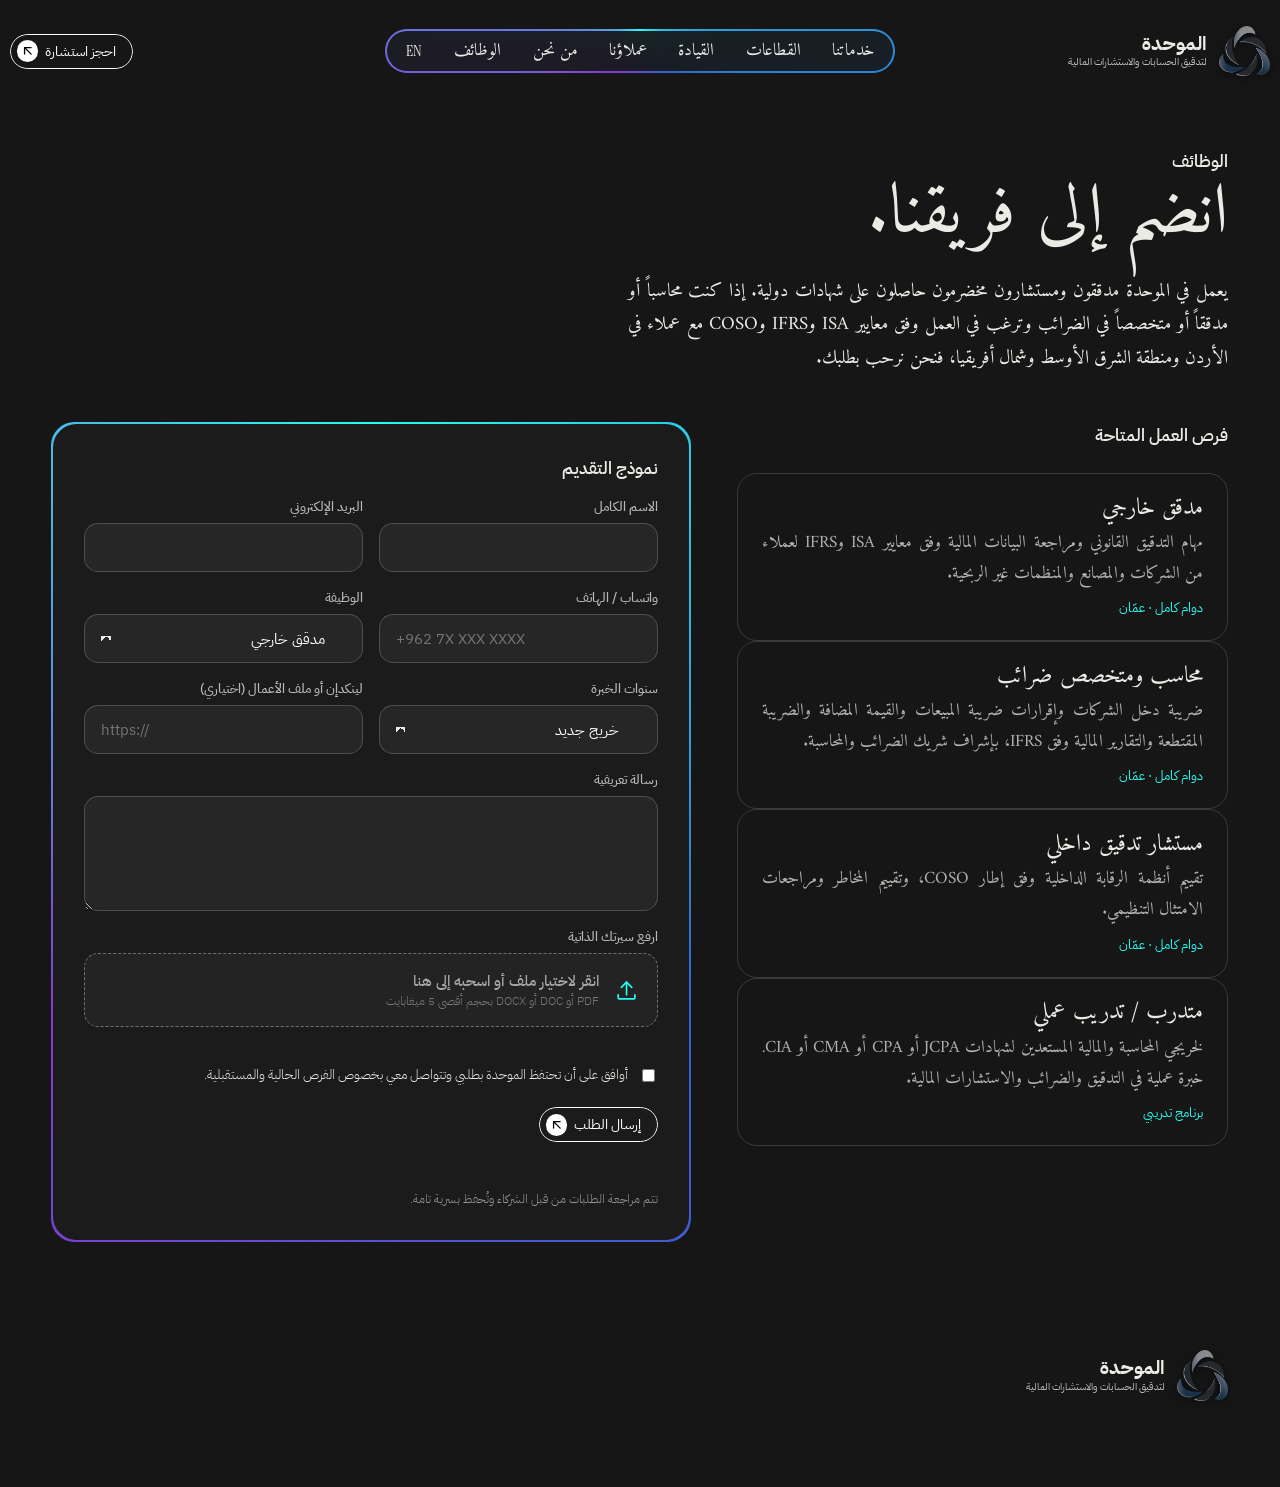
<file: careers/index.html>
<!doctype html>
<html lang="en" dir="ltr" class="dark careers-page"><head>
  <meta charset="utf-8">
  <meta name="viewport" content="width=device-width, initial-scale=1">
  <title>Careers | Join Consolidated for Auditing and Financial Consulting in Amman</title>
  <meta name="description" content="Apply to join Consolidated in Amman, Jordan: external auditors, tax and accounting associates, internal audit consultants and trainees. Upload your CV through the application form.">
  <meta name="robots" content="index, follow">
  <meta name="theme-color" content="#161616">
  <link rel="canonical" href="https://www.caudit.net/careers/">
  <link rel="alternate" hreflang="en" href="https://www.caudit.net/careers/">
  <link rel="alternate" hreflang="ar" href="https://www.caudit.net/ar/careers/">
  <link rel="alternate" hreflang="x-default" href="https://www.caudit.net/careers/">
  <meta property="og:type" content="website">
  <meta property="og:site_name" content="Consolidated for Auditing and Financial Consulting">
  <meta property="og:title" content="Careers at Consolidated">
  <meta property="og:description" content="Join a team of JCPA, CFA, CPA, CMA and CIA certified professionals in Amman, Jordan.">
  <meta property="og:url" content="https://www.caudit.net/careers/">
  <meta property="og:image" content="https://www.caudit.net/assets/img/og-image.png">
  <meta property="og:locale" content="en_US">
  <meta property="og:locale:alternate" content="ar_JO">
  <meta name="twitter:card" content="summary_large_image">
  <link rel="icon" href="/favicon.ico" sizes="any">
  <link rel="icon" href="/assets/img/favicon-32.png" type="image/png" sizes="32x32">
  <link rel="apple-touch-icon" href="/assets/img/apple-touch-icon.png">
  <link rel="preconnect" href="https://fonts.googleapis.com">
  <link rel="preconnect" href="https://fonts.gstatic.com" crossorigin="">
  <link href="https://fonts.googleapis.com/css2?family=Instrument+Serif:ital@0;1&amp;family=Roboto:wght@300;400;500;700&amp;family=Amiri:ital,wght@0,400;0,700;1,400&amp;family=IBM+Plex+Sans+Arabic:wght@300;400;500;600&amp;display=swap" rel="stylesheet">
  <link rel="stylesheet" href="/assets/css/style.css?v=20261112a">
  <script type="application/ld+json">
  {
    "@context": "https://schema.org",
    "@type": "WebPage",
    "name": "Careers at Consolidated for Auditing and Financial Consulting",
    "url": "https://www.caudit.net/careers/",
    "isPartOf": { "@id": "https://www.caudit.net/#website" },
    "about": { "@id": "https://www.caudit.net/#organization" }
  }
  </script>
</head>
<body>

  <header id="header">
    <a class="brand" href="/" data-home-link="" aria-label="Consolidated home">
      <img class="brand-icon" src="/assets/img/icon.png" alt="">
      <img class="brand-wordmark" src="/assets/img/wordmark.png" alt="Consolidated for Auditing and Financial Consulting">
      <span class="brand-text"><strong data-i18n="brand.name">CONSOLIDATED</strong><small data-i18n="brand.tag">Auditing and Financial Consulting</small></span>
    </a>

    <nav class="nav-pill gradient-border-card" aria-label="Primary">
      <ul>
        <li><a href="/#services" data-home-anchor="services" data-i18n="nav.services">Services</a></li>
        <li><a href="/#sectors" data-home-anchor="sectors" data-i18n="nav.sectors">Sectors</a></li>
        <li><a href="/#team" data-home-anchor="team" data-i18n="nav.team">Leadership</a></li>
        <li><a href="/#clients" data-home-anchor="clients" data-i18n="nav.clients">Clients</a></li>
        <li><a href="/#about" data-home-anchor="about" data-i18n="nav.about">About</a></li>
        <li><a href="/careers/" data-careers-link="" data-i18n="nav.careers" aria-current="page">Careers</a></li>
        <li><button class="lang-toggle" id="lang-toggle" type="button"><span data-i18n="nav.lang">عربي</span></button></li>
      </ul>
    </nav>

    <div class="header-actions">
      <a class="btn" data-wa="" href="https://wa.me/962796875200?text=Hi%20Consolidated%2C%20I%20would%20like%20to%20book%20a%20consultation%20with%20Mr.%20Esam%20N.%20Almulazem." target="_blank" rel="noopener"><span class="btn-label" data-i18n="nav.cta">Book a Consultation</span><span class="btn-icon"><i class="btn-dot"></i><svg viewBox="0 0 24 24" fill="none" stroke="currentColor" stroke-width="2" stroke-linecap="round" stroke-linejoin="round"><path d="M7 7h10v10"></path><path d="M7 17 17 7"></path></svg></span></a>
      <button class="menu-btn" id="menu-btn" type="button" aria-label="Open menu" aria-expanded="false"><span></span><span></span></button>
    </div>
  </header>

  <div class="mobile-menu" id="mobile-menu">
    <a href="/#services" data-home-anchor="services" data-i18n="nav.services">Services</a>
    <a href="/#sectors" data-home-anchor="sectors" data-i18n="nav.sectors">Sectors</a>
    <a href="/#team" data-home-anchor="team" data-i18n="nav.team">Leadership</a>
    <a href="/#clients" data-home-anchor="clients" data-i18n="nav.clients">Clients</a>
    <a href="/#about" data-home-anchor="about" data-i18n="nav.about">About</a>
    <a href="/careers/" data-careers-link="" data-i18n="nav.careers">Careers</a>
    <button class="lang-toggle" id="lang-toggle-m" type="button"><span data-i18n="nav.lang">عربي</span></button>
  </div>

  <main>
    <section class="careers-hero container">
      <p class="label" data-i18n="careers.kicker">Careers</p>
      <h1 class="h2"><span data-i18n="careers.title1">Join</span> <span class="italic" data-i18n="careers.title2">Our Team.</span></h1>
      <p class="light" data-i18n="careers.sub">Consolidated is staffed by seasoned auditors and advisors with international certifications. If you are an accountant, auditor or tax professional who wants to work to ISA, IFRS and COSO standards with clients across Jordan and the MENA region, we would like to hear from you.</p>
    </section>

    <section class="careers-grid container">
      <aside class="careers-side">
        <p class="label" data-i18n="careers.rolesTitle">Open applications</p>
        <div id="roles"><article class="role-card" data-role="0" tabindex="0"><h3>External Auditor</h3><p>Statutory audit and review engagements of financial statements under ISA and IFRS for corporate, industrial and NGO clients.</p><small>Full time · Amman</small></article><article class="role-card" data-role="1" tabindex="0"><h3>Tax &amp; Accounting Associate</h3><p>Corporate income tax, general sales tax returns, withholding tax and financial reporting under IFRS, supporting the Tax and Accounting Partner.</p><small>Full time · Amman</small></article><article class="role-card" data-role="2" tabindex="0"><h3>Internal Audit Consultant</h3><p>Evaluation of internal control systems under the COSO framework, risk appraisal and regulatory compliance reviews.</p><small>Full time · Amman</small></article><article class="role-card" data-role="3" tabindex="0"><h3>Trainee / Internship</h3><p>For accounting and finance graduates preparing for JCPA, CPA, CMA or CIA. Hands-on exposure to audit, tax and financial consultation.</p><small>Training programme</small></article></div>
      </aside>

      <form class="gradient-border-card inquiry-card" id="apply-form" novalidate="" enctype="multipart/form-data">
        <div class="inquiry-inner">
          <p class="label" data-i18n="careers.formTitle">Application form</p>
          <div class="field-row">
            <label class="field"><span data-i18n="careers.name">Full name</span><input type="text" name="name" autocomplete="name" required=""></label>
            <label class="field"><span data-i18n="careers.email">Email</span><input type="email" name="email" autocomplete="email" required="" dir="ltr"></label>
          </div>
          <div class="field-row">
            <label class="field"><span data-i18n="careers.phone">WhatsApp / phone</span><input type="tel" name="phone" autocomplete="tel" placeholder="+962 7X XXX XXXX" required="" dir="ltr"></label>
            <label class="field"><span data-i18n="careers.position">Position</span><select name="position" id="apply-position"><option value="External Auditor">External Auditor</option><option value="Tax &amp; Accounting Associate">Tax &amp; Accounting Associate</option><option value="Internal Audit Consultant">Internal Audit Consultant</option><option value="Trainee / Internship">Trainee / Internship</option></select></label>
          </div>
          <div class="field-row">
            <label class="field"><span data-i18n="careers.experience">Years of experience</span><select name="experience" id="apply-experience"><option value="Fresh graduate">Fresh graduate</option><option value="1 to 2 years">1 to 2 years</option><option value="3 to 5 years">3 to 5 years</option><option value="6 to 10 years">6 to 10 years</option><option value="More than 10 years">More than 10 years</option></select></label>
            <label class="field"><span data-i18n="careers.link">LinkedIn or portfolio (optional)</span><input type="url" name="link" placeholder="https://" dir="ltr"></label>
          </div>
          <label class="field"><span data-i18n="careers.message">Cover message</span><textarea name="message" rows="4" required=""></textarea></label>
          <div class="file-field">
            <span class="field"><span data-i18n="careers.cv">Upload your CV</span></span>
            <label class="file-drop" id="file-drop">
              <input type="file" name="attachment" id="apply-cv" accept=".pdf,.doc,.docx,application/pdf,application/msword,application/vnd.openxmlformats-officedocument.wordprocessingml.document" required="">
              <svg viewBox="0 0 24 24" fill="none" stroke="currentColor" stroke-width="1.6" stroke-linecap="round" stroke-linejoin="round"><path d="M12 16V4"></path><path d="m7 9 5-5 5 5"></path><path d="M4 16v3a1 1 0 0 0 1 1h14a1 1 0 0 0 1-1v-3"></path></svg>
              <span><b data-i18n="careers.cvChoose">Click to choose a file or drag it here</b><span data-i18n="careers.cvHint">PDF, DOC or DOCX, up to 5 MB</span></span>
            </label>
            <p class="file-name" id="file-name"></p>
          </div>
          <label class="check"><input type="checkbox" name="consent" required=""><span data-i18n="careers.consent">I agree that Consolidated may store my application and contact me about current and future opportunities.</span></label>
          <input type="text" name="botcheck" class="hp" tabindex="-1" autocomplete="off" aria-hidden="true">
          <div class="inquiry-actions">
            <button type="submit" class="btn btn-white" id="apply-submit"><span class="btn-label" data-i18n="careers.send">Submit Application</span><span class="btn-icon"><i class="btn-dot"></i><svg viewBox="0 0 24 24" fill="none" stroke="currentColor" stroke-width="2" stroke-linecap="round" stroke-linejoin="round"><path d="M7 7h10v10"></path><path d="M7 17 17 7"></path></svg></span></button>
          </div>
          <p class="form-status" id="apply-status" role="status" aria-live="polite"></p>
          <p class="form-privacy" data-i18n="careers.privacy">Applications are reviewed by the partners and kept confidential.</p>
        </div>
      </form>
    </section>
  </main>

  <footer class="footer container">
    <div class="footer-bottom">
      <div class="footer-brand">
        <a class="brand" href="/" data-home-link="" aria-label="Consolidated home">
          <img class="brand-icon" src="/assets/img/icon.png" alt="">
          <img class="brand-wordmark" src="/assets/img/wordmark.png" alt="Consolidated for Auditing and Financial Consulting">
          <span class="brand-text"><strong data-i18n="brand.name">CONSOLIDATED</strong><small data-i18n="brand.tag">Auditing and Financial Consulting</small></span>
        </a>
      </div>
      </div>
  </footer>

  <script src="/assets/js/config.js"></script>
  <script src="/assets/js/i18n.js?v=20261112a"></script>
  <script src="/assets/js/careers.js?v=20261018"></script>


</body></html>
</file>
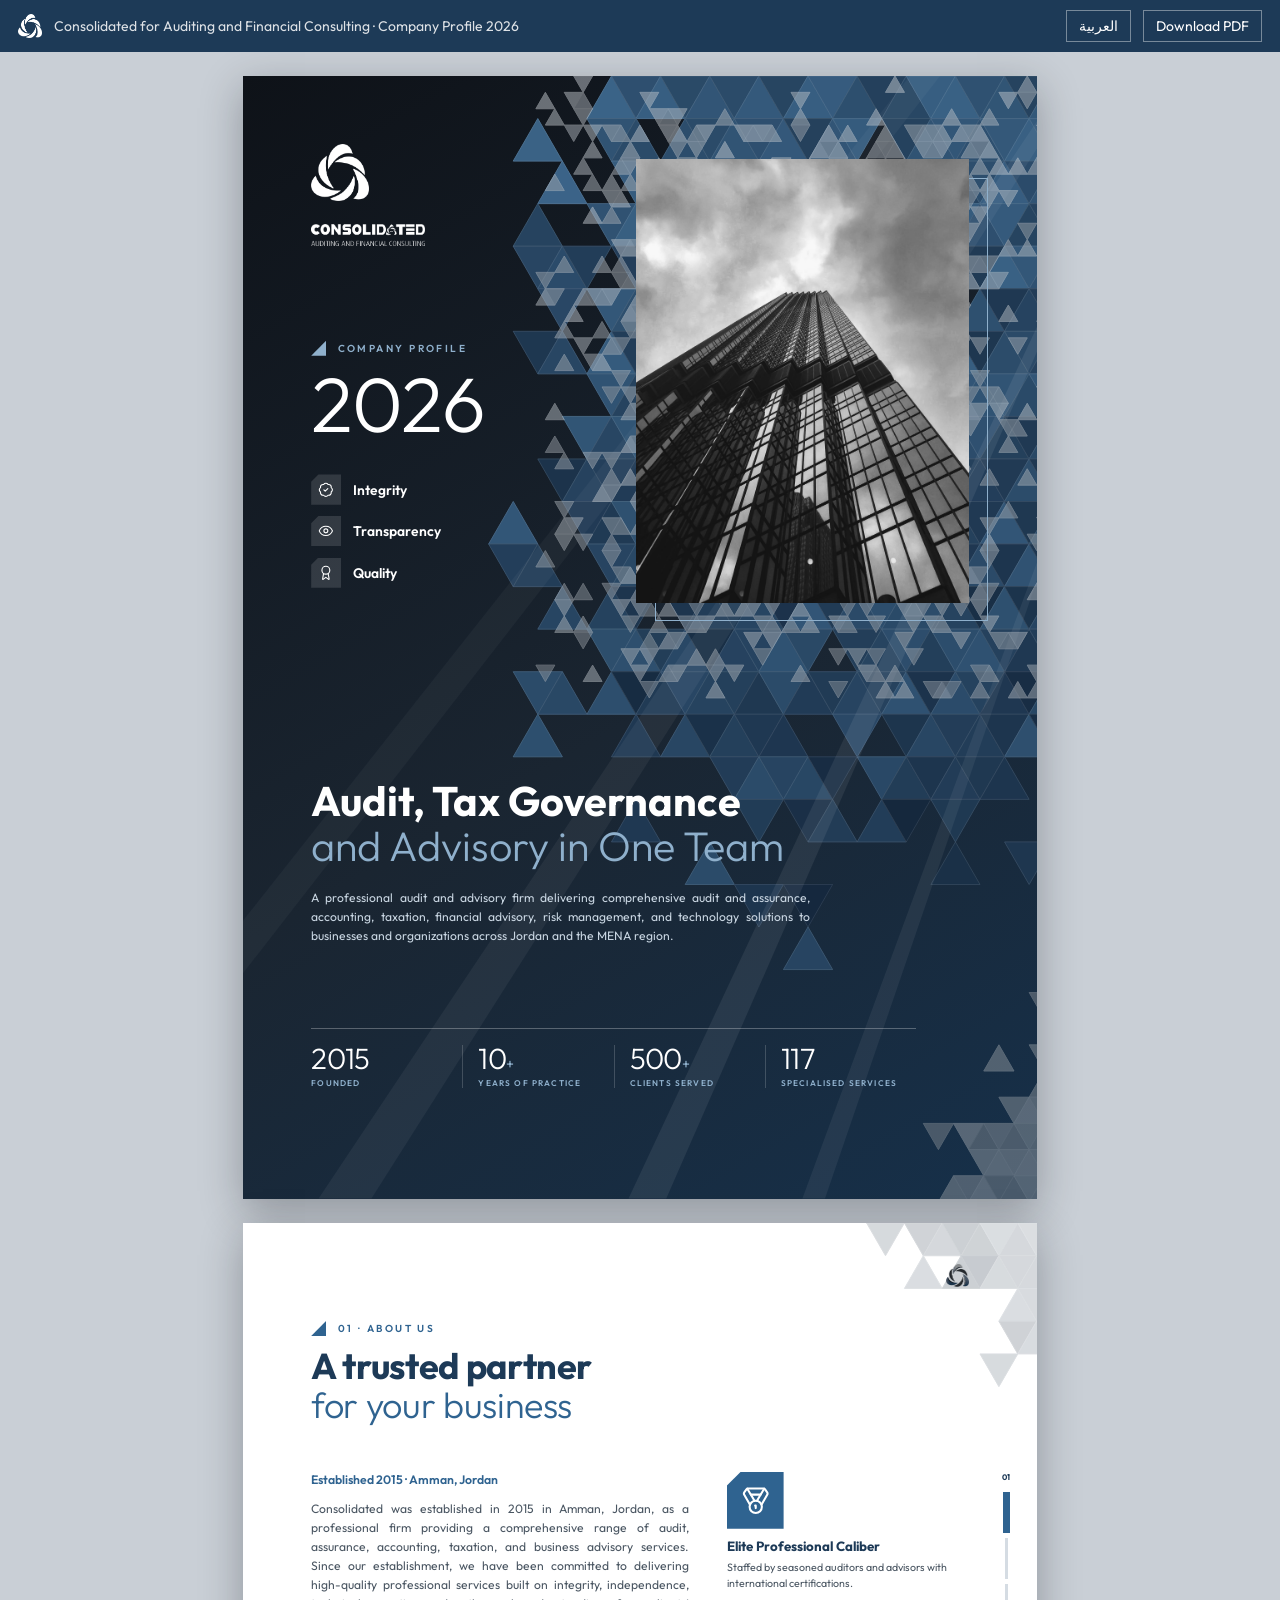
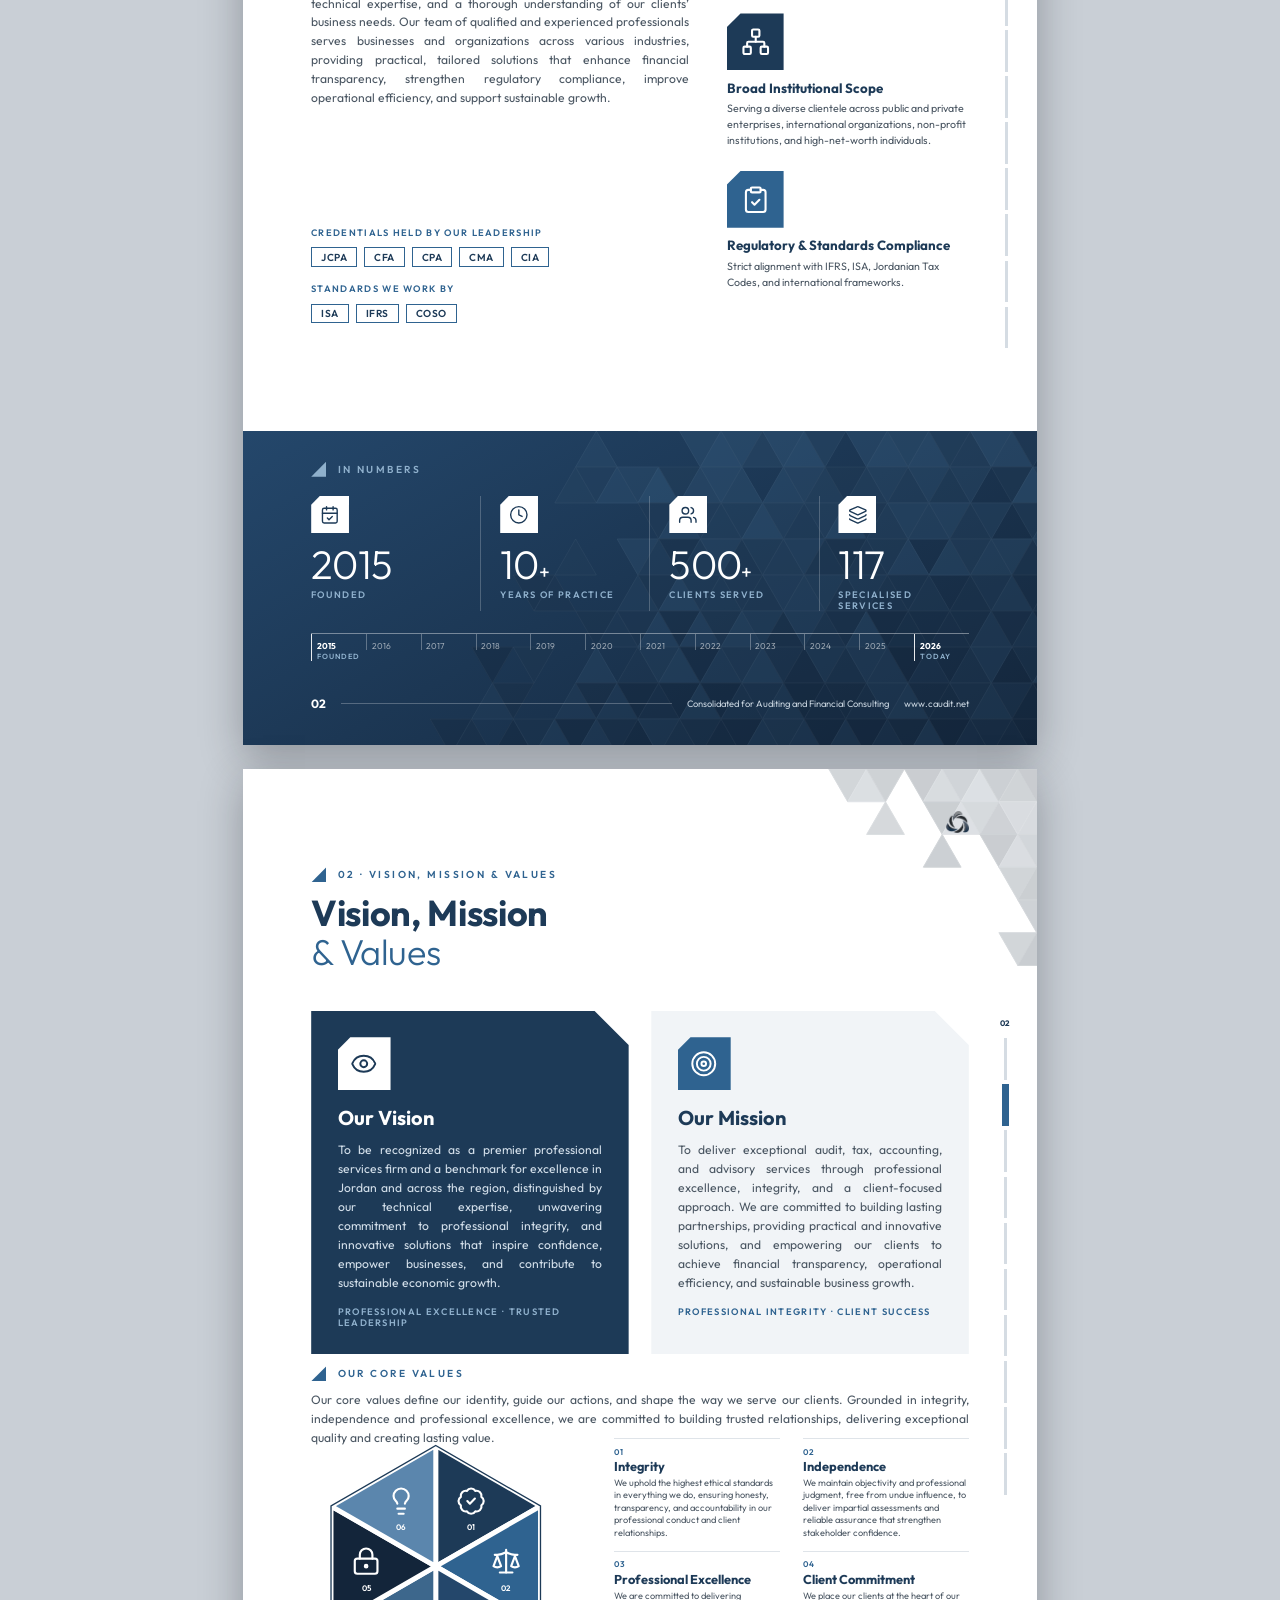
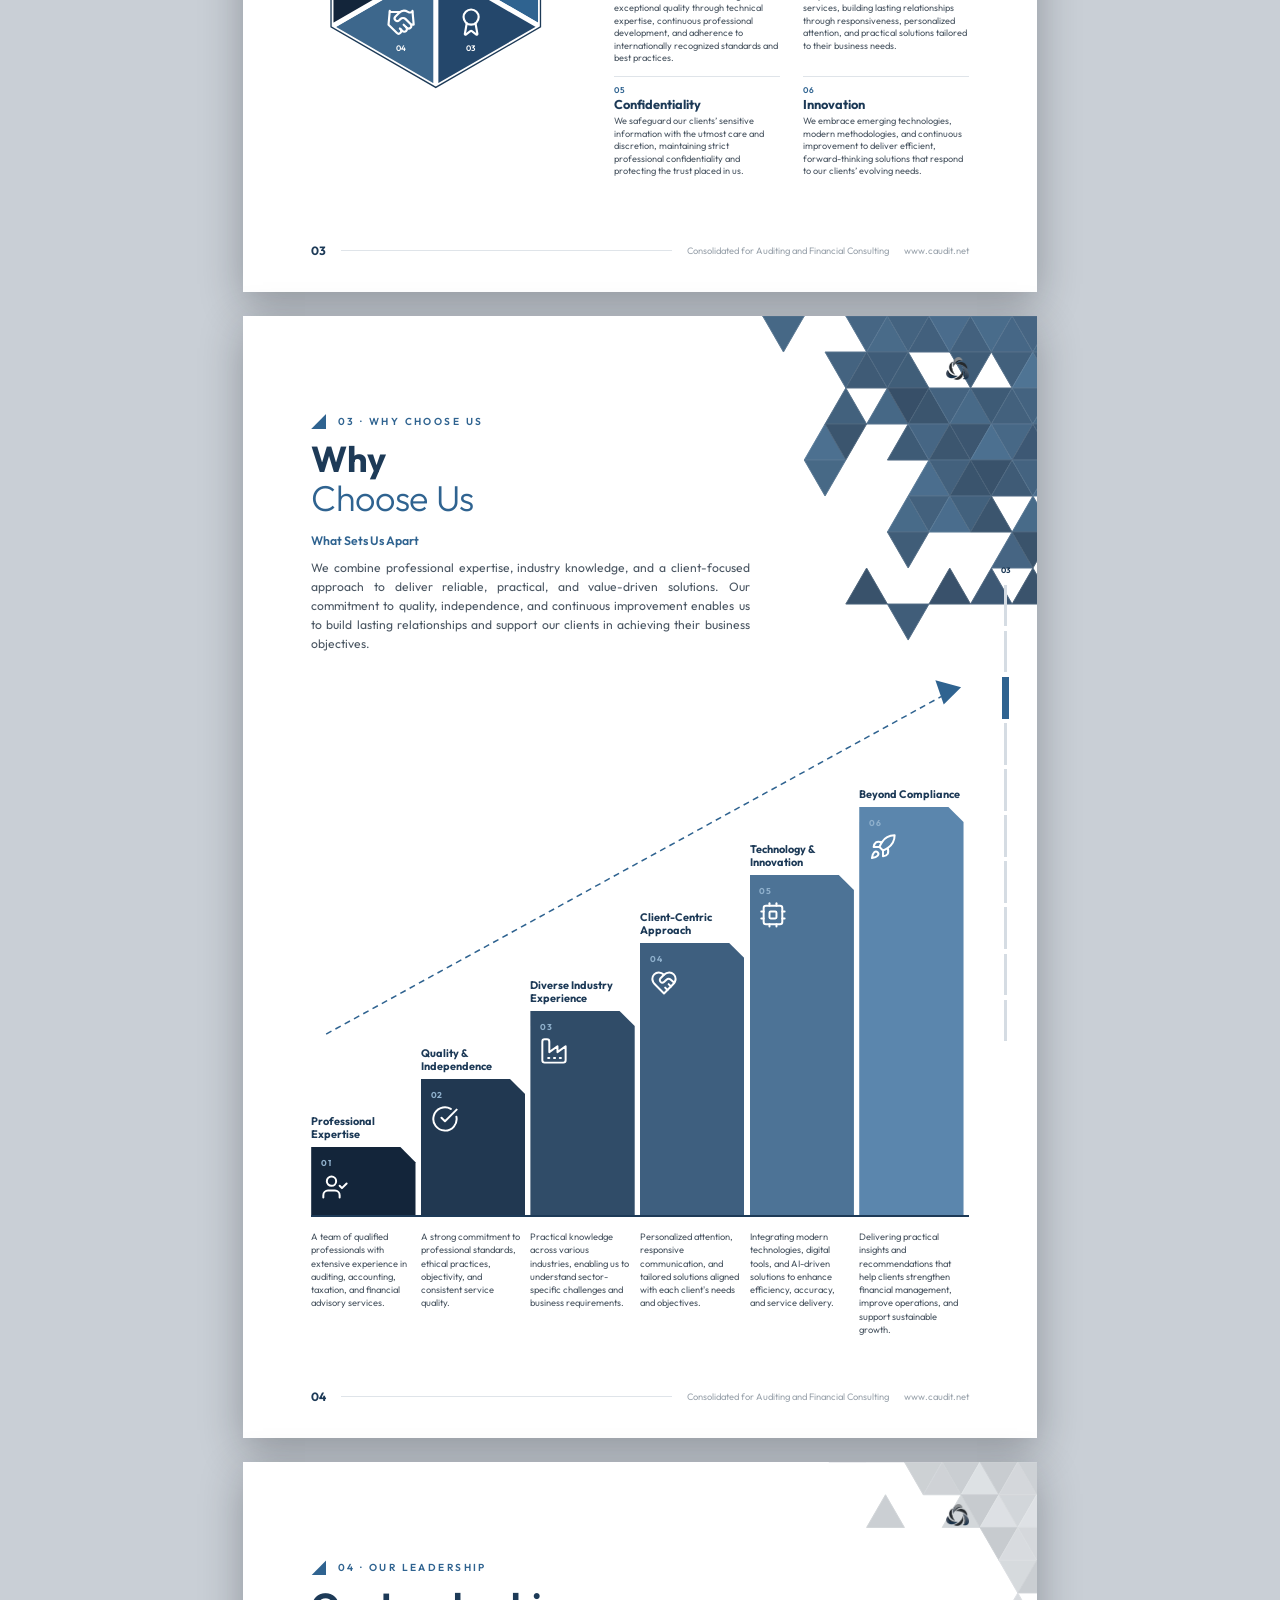
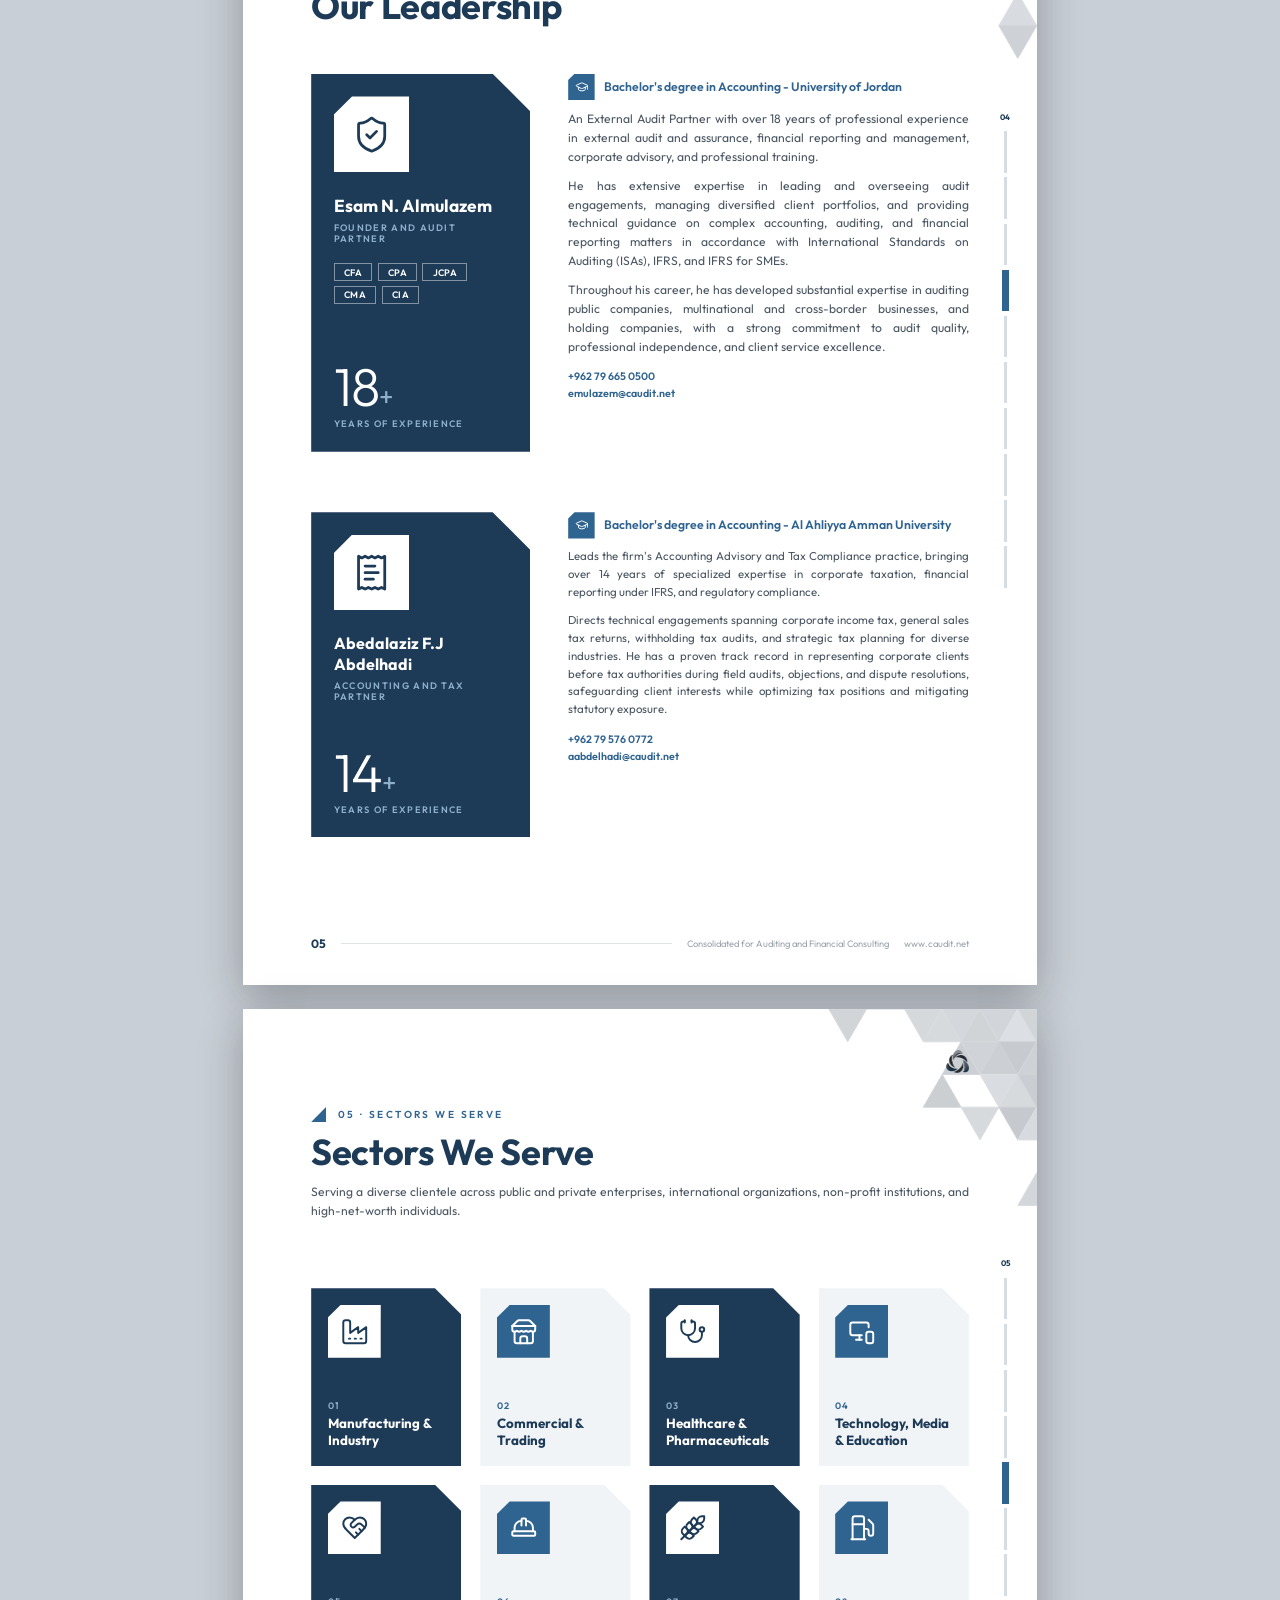
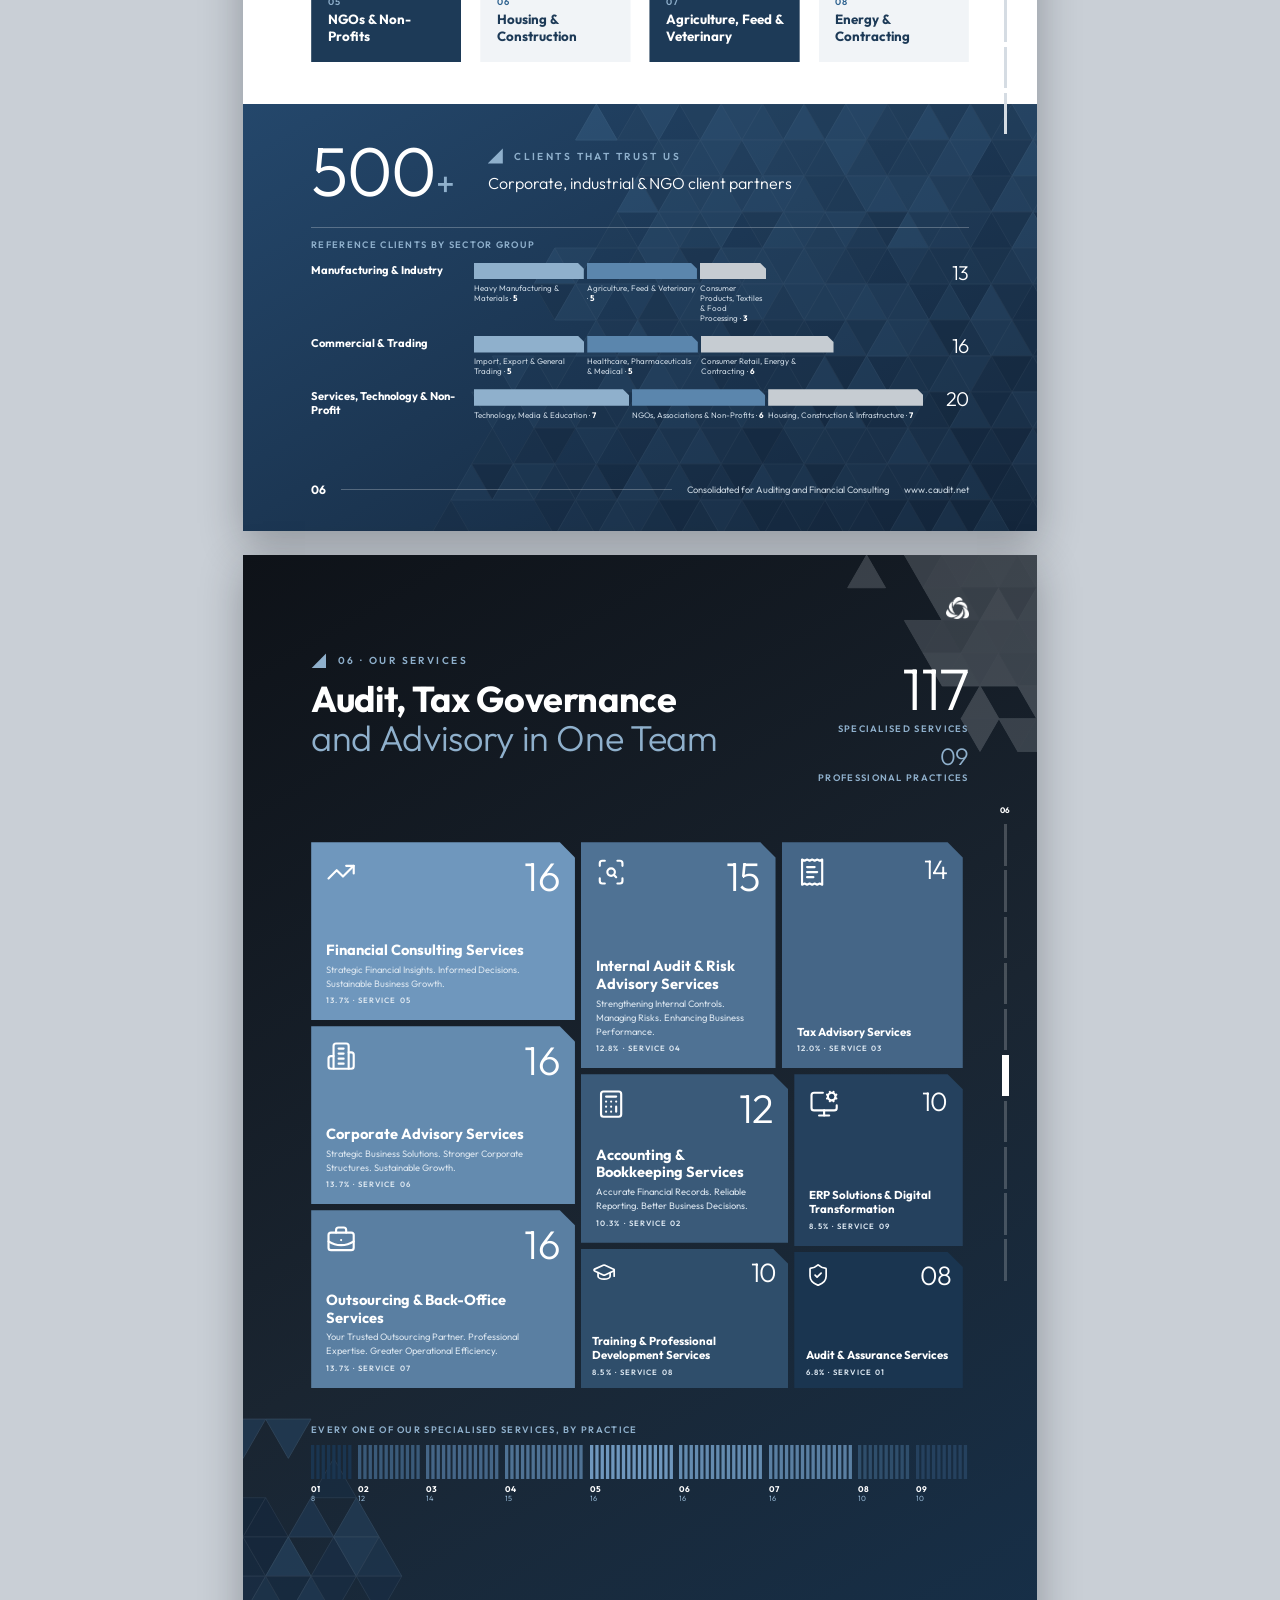
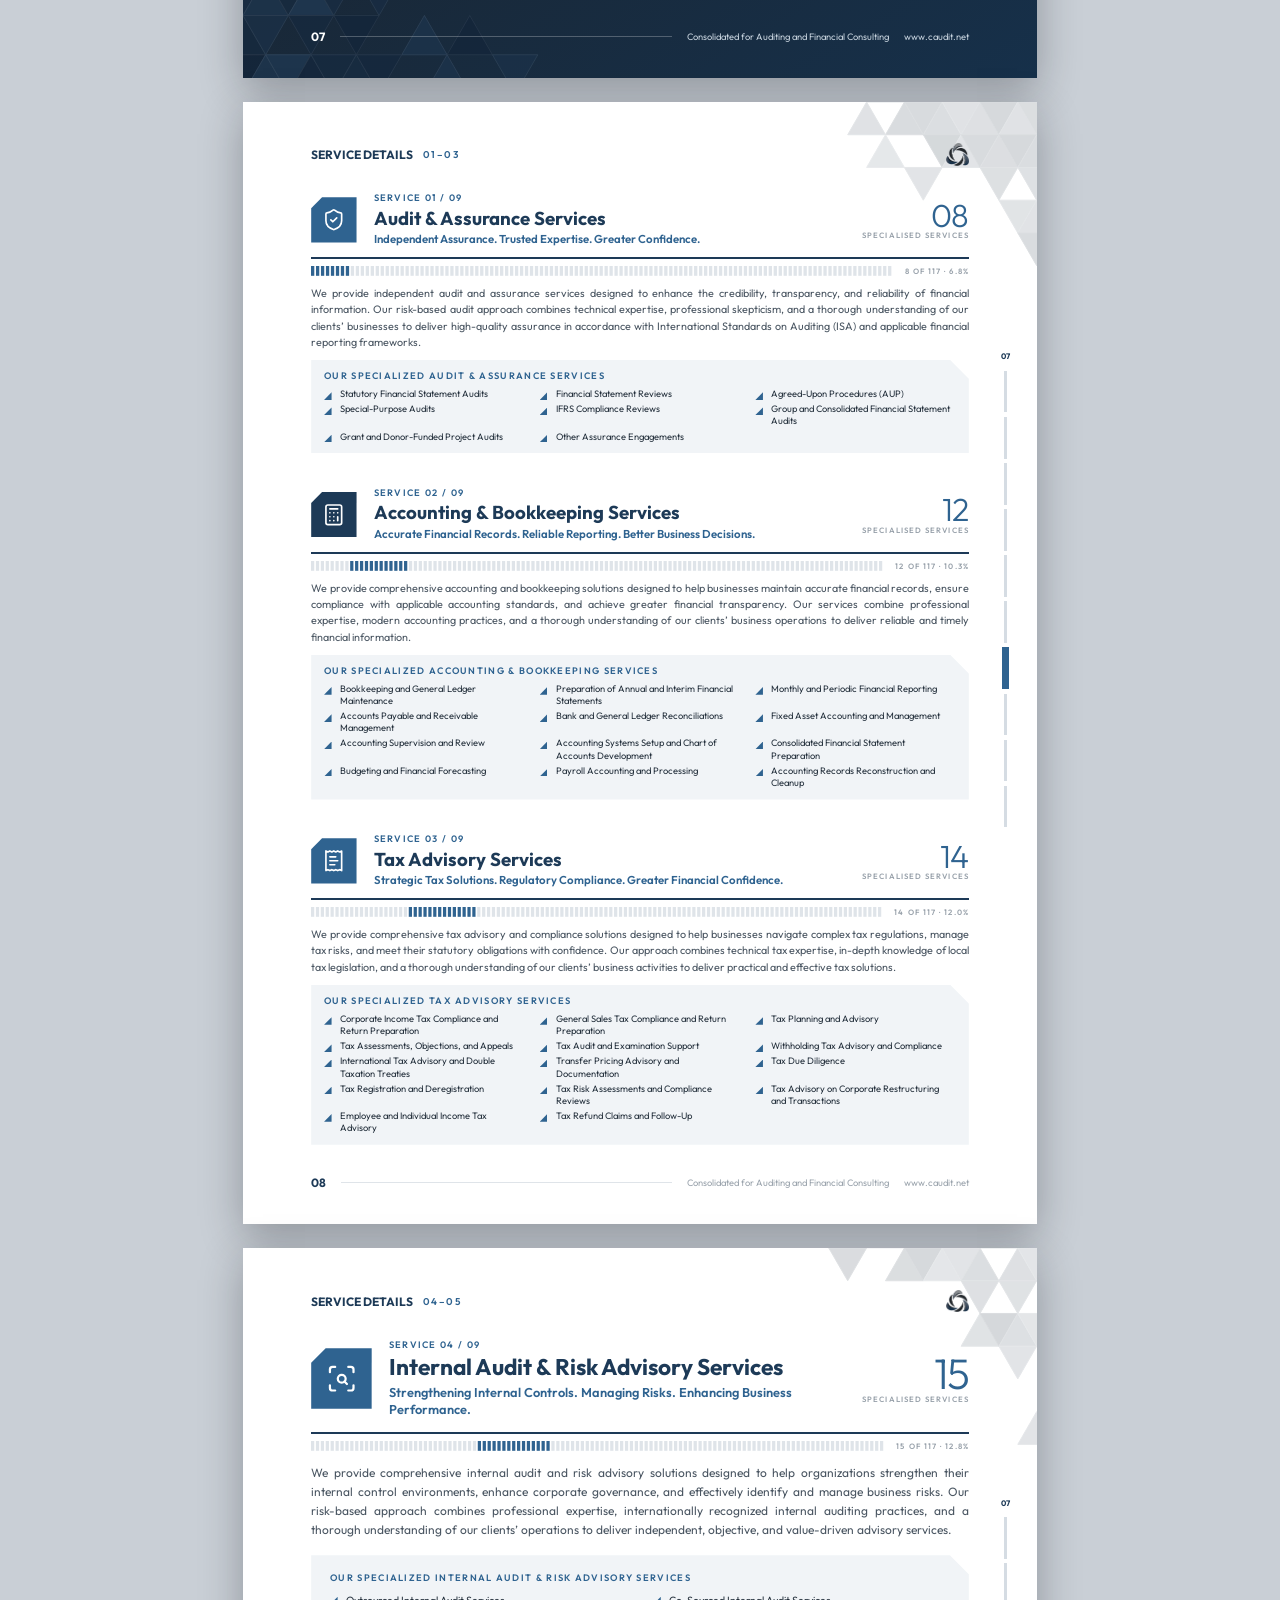
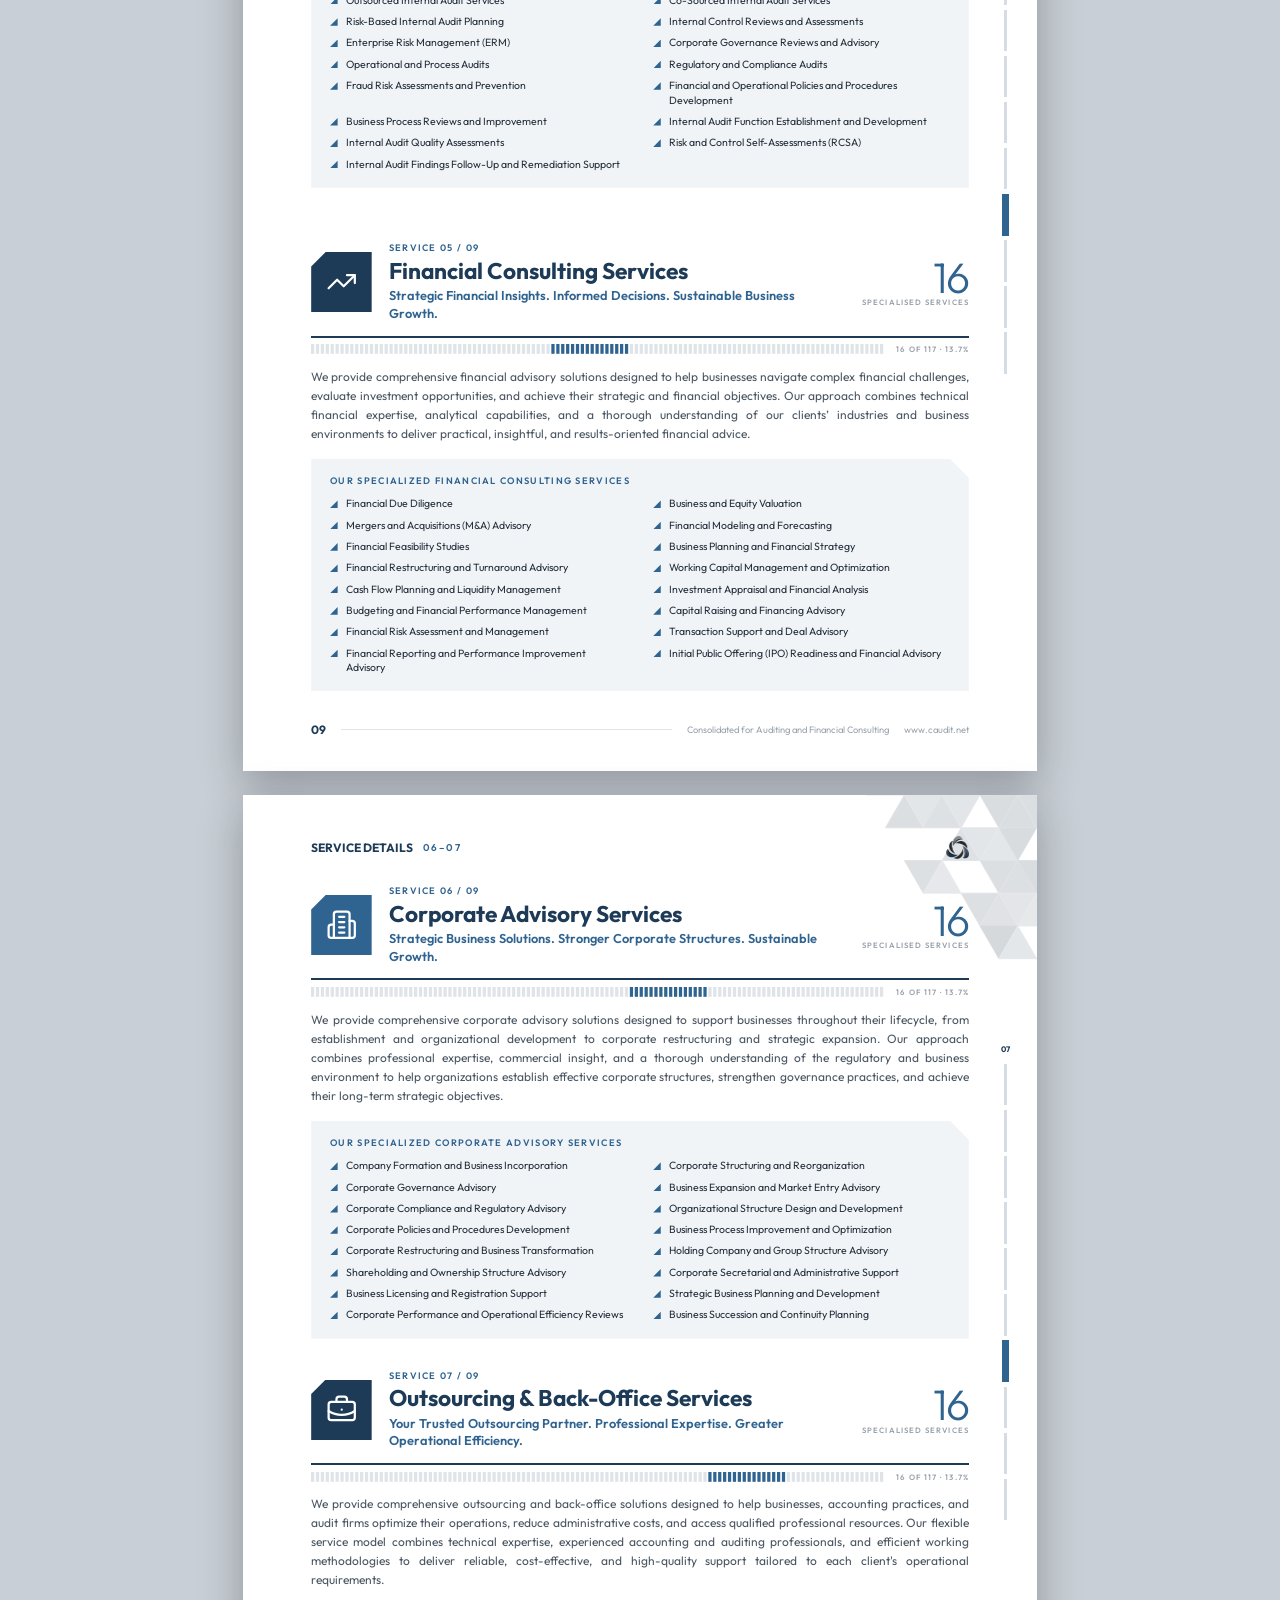
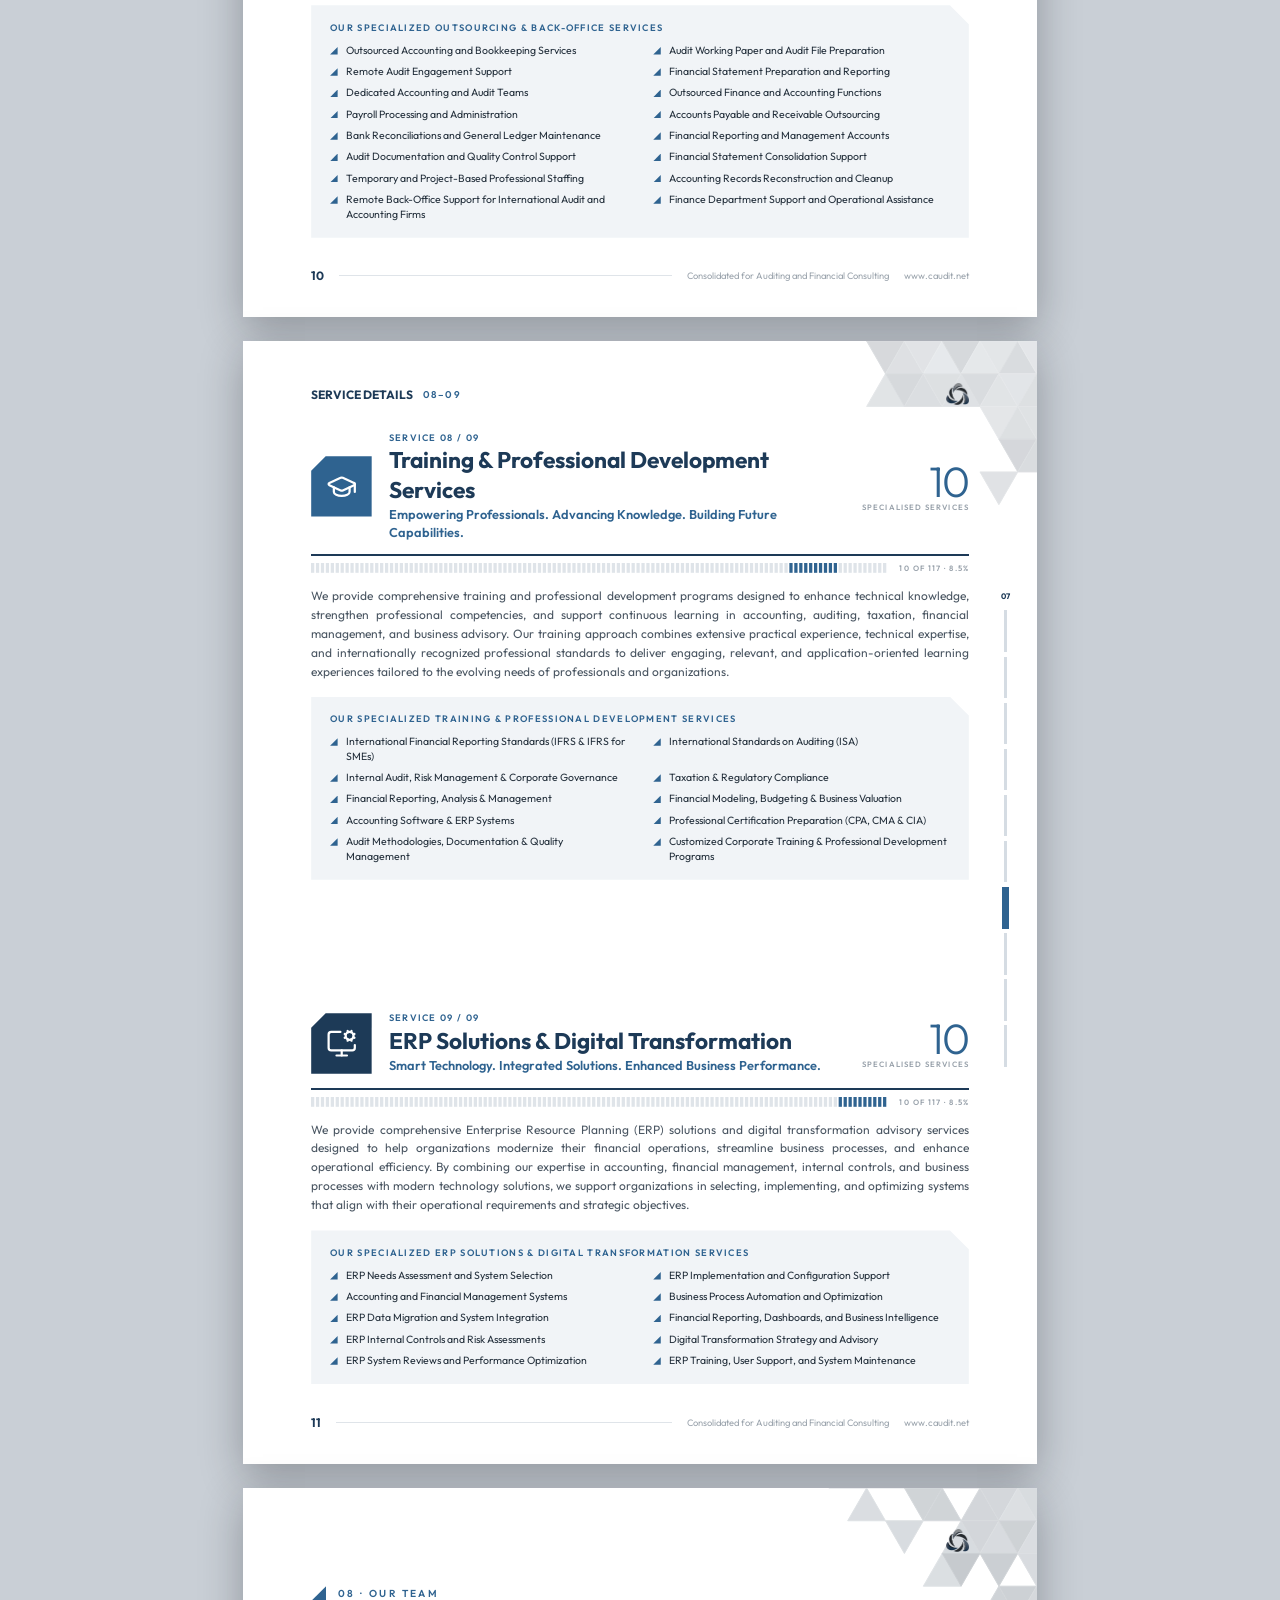
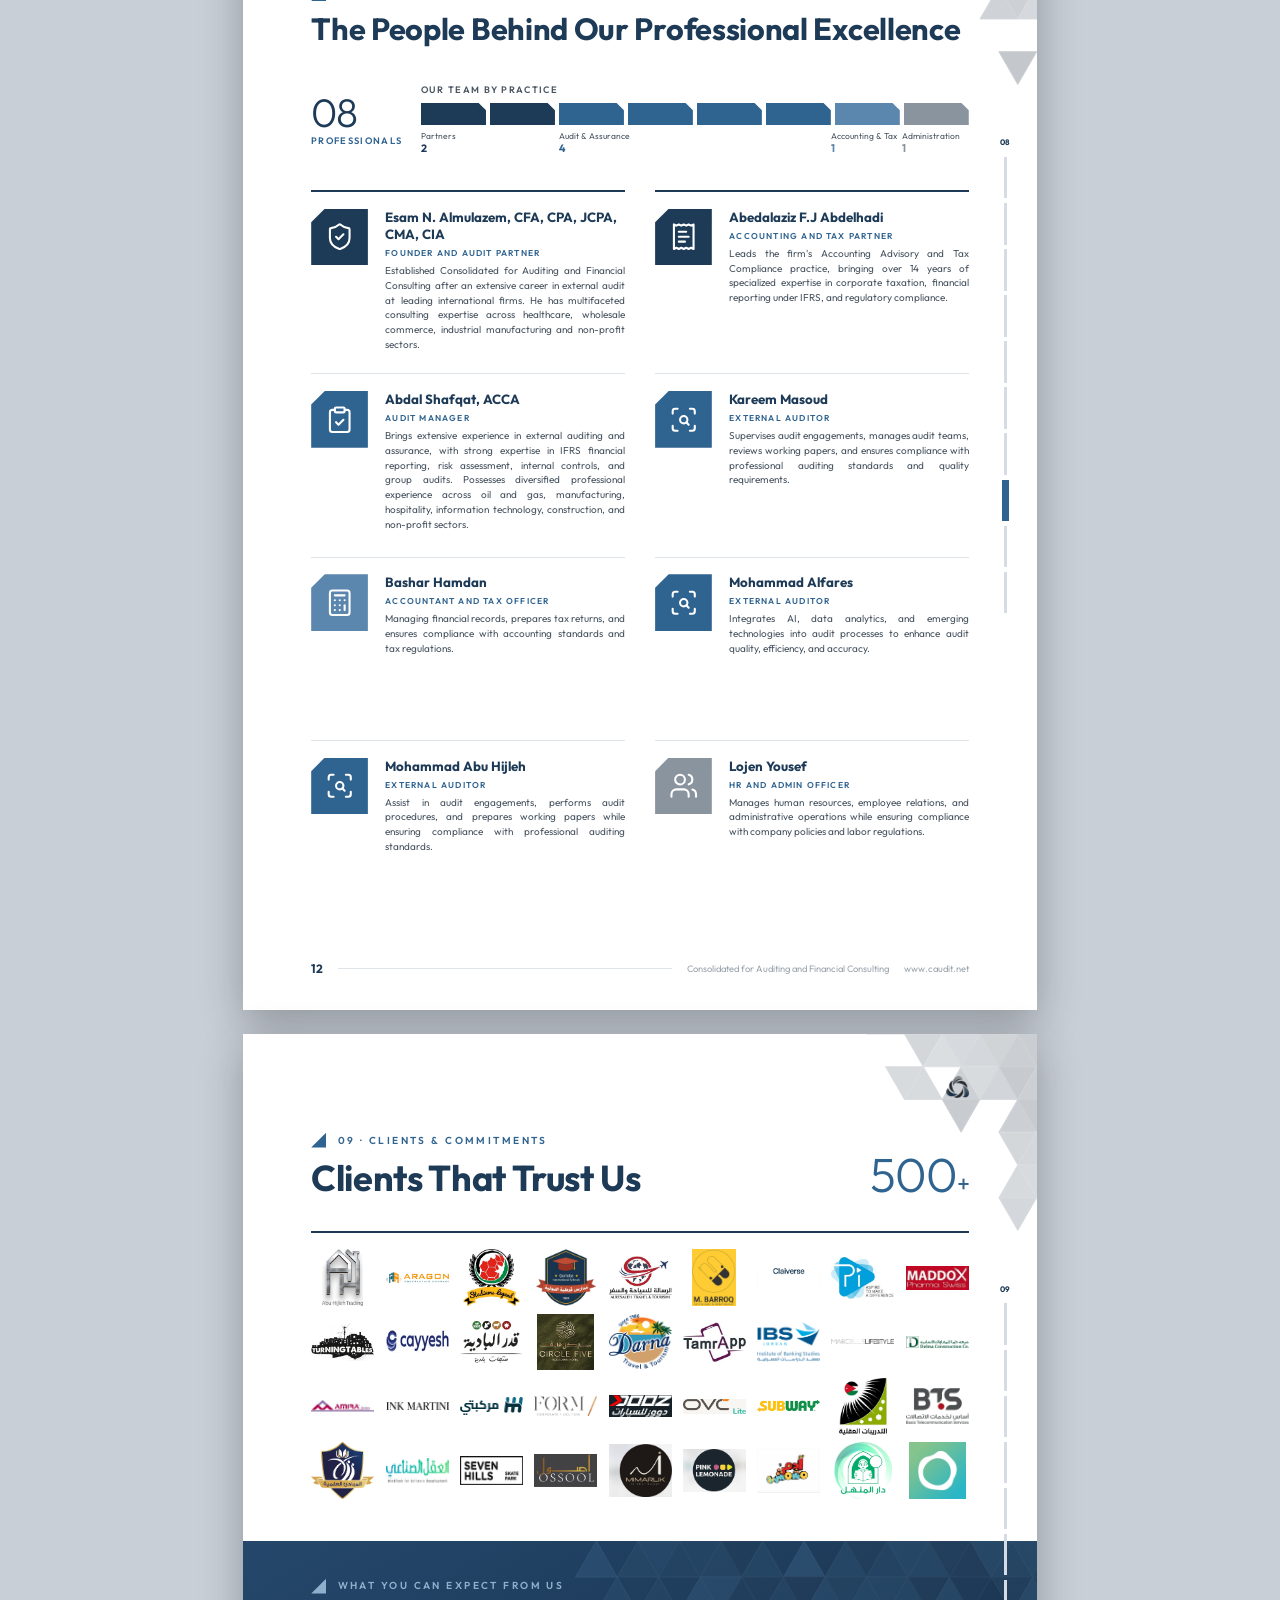
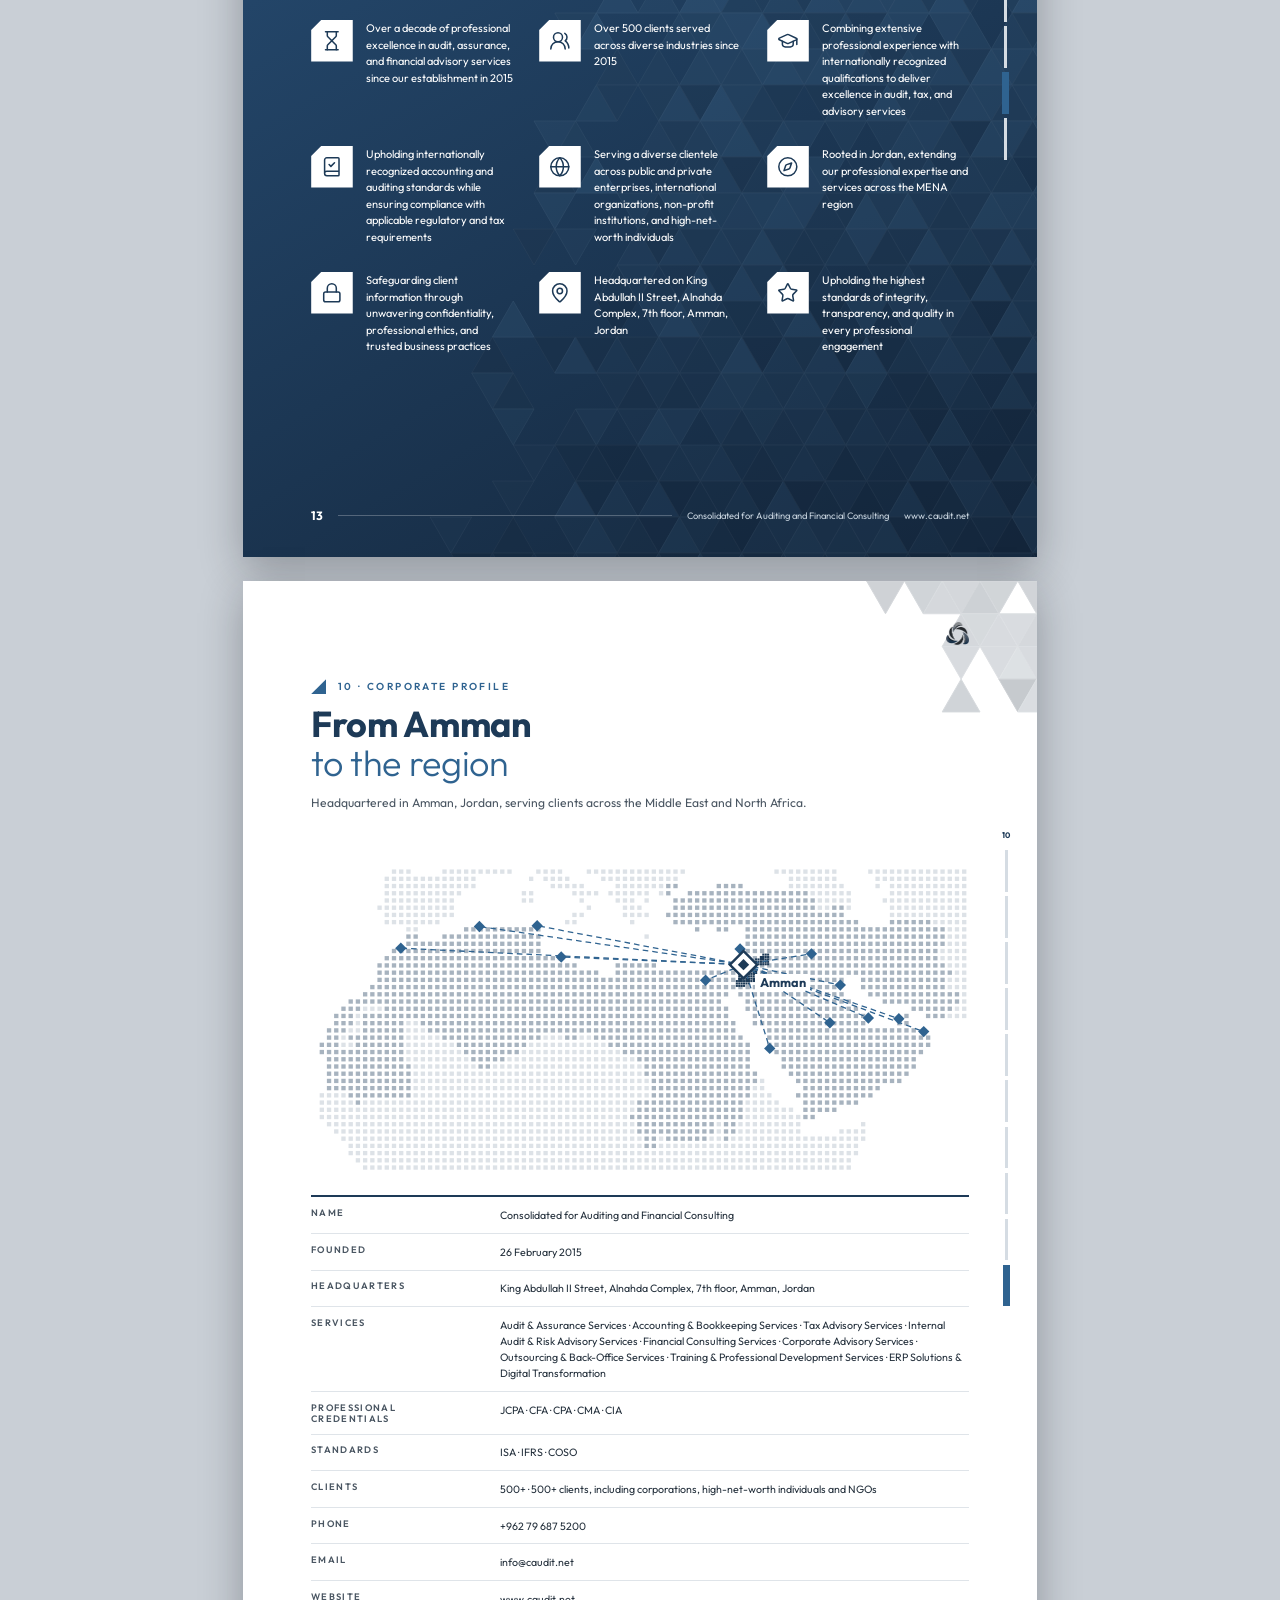
<file: profile/index.html>
<!doctype html>
<html lang="en" dir="ltr">
<head>
<meta charset="utf-8">
<meta name="viewport" content="width=device-width, initial-scale=1">
<title>Company Profile – Consolidated</title>
<meta name="description" content="Company profile of Consolidated for Auditing and Financial Consulting, Amman, Jordan.">
<link rel="icon" href="/favicon.ico" sizes="any">
<link rel="preconnect" href="https://fonts.googleapis.com">
<link rel="preconnect" href="https://fonts.gstatic.com" crossorigin>
<link href="https://fonts.googleapis.com/css2?family=Outfit:wght@300;400;500;600;700&family=IBM+Plex+Sans+Arabic:wght@300;400;500;600;700&display=swap" rel="stylesheet">
<style>
  /* ============ Consolidated company profile · Brand Blades, angular edition ============
     Sharp angles only: faceted shards cut from a 60-degree triangle lattice (the six-fold geometry of the
     logo), chamfered panels and icon tiles, straight-edged charts. Big icons carry the content; the only
     photograph is the building on the cover, shown whole. Colours come from the logo.
     All copy comes from the website (assets/js/i18n.js); ?lang=ar for Arabic. */
  :root{
    --navy:#1d3a57; --steel:#2f6390; --soft:#8fb0cc; --silver:#9aa3ac;
    --ink:#24303c; --ink2:#4a5662; --line:#dfe4e9; --mist:#f1f4f7; --paper:#ffffff;
    --dark:linear-gradient(150deg,#0e1218,#1a2531 55%,#16304a);
    --navyfill:linear-gradient(150deg,#24476b,#13253a);
    --font:'Outfit','Segoe UI',sans-serif;
  }
  html[lang="ar"]{ --font:'IBM Plex Sans Arabic','Segoe UI',sans-serif; }
  @page{ size:210mm 297mm; margin:0; }
  *{ box-sizing:border-box; }
  html,body{ margin:0; padding:0; }
  body{ font-family:var(--font); color:var(--ink2); background:#c9cfd6; -webkit-print-color-adjust:exact; print-color-adjust:exact; }
  html.print body{ background:var(--paper); }
  #doc{ width:210mm; margin:0 auto; }
  html:not(.print) #doc{ padding:24px 0 60px; display:flex; flex-direction:column; gap:24px; }
  h1,h2,h3,p{ margin:0; }
  .ltr{ direction:ltr; unicode-bidi:isolate; display:inline-block; }

  .page{ position:relative; isolation:isolate; width:210mm; height:297mm; overflow:hidden; background:var(--paper); page-break-after:always; break-after:page; }
  .page:last-child{ page-break-after:auto; break-after:auto; }
  .page.dark{ background:var(--dark); color:#c3cbd3; }
  html:not(.print) .page{ box-shadow:0 12px 40px rgba(14,18,24,.3); }
  .abs{ position:absolute; z-index:1; }
  .bg{ position:absolute; z-index:0; pointer-events:none; }
  html[dir="rtl"] .bg.mir{ transform:scaleX(-1); }
  .navy{ background:var(--navyfill); color:#fff; }

  /* running header and footer */
  .hd{ position:absolute; z-index:3; top:11mm; inset-inline:18mm; display:flex; justify-content:space-between; align-items:center; }
  .hd .sec{ display:flex; align-items:center; gap:2.6mm; font-size:7.4pt; letter-spacing:.14em; text-transform:uppercase; font-weight:600; color:var(--steel); }
  .hd .sec b{ color:var(--navy); font-size:9pt; letter-spacing:0; }
  html[lang="ar"] .hd .sec{ letter-spacing:0; font-size:8.4pt; }
  .hd img{ height:6mm; }
  .ft{ position:absolute; z-index:3; bottom:9mm; inset-inline:18mm; display:flex; align-items:center; gap:4mm; font-size:7pt; color:var(--silver); }
  .ft .r{ flex:1; height:1px; background:var(--line); }
  .ft b{ color:var(--navy); font-size:9pt; }
  html[lang="ar"] .ft{ font-size:7.8pt; }
  .dark .hd .sec, .dark .hd .sec b{ color:#fff; } .dark .hd img{ filter:brightness(0) invert(1); }
  .dark .ft, .lf .ft{ color:#c7d3de; } .dark .ft b, .lf .ft b{ color:#fff; } .dark .ft .r, .lf .ft .r{ background:rgba(255,255,255,.25); }

  /* type */
  .kick{ display:flex; align-items:center; gap:3mm; font-size:7.6pt; letter-spacing:.24em; text-transform:uppercase; font-weight:600; color:var(--steel); }
  .kick::before{ content:""; width:4mm; height:4mm; background:currentColor; clip-path:polygon(100% 0,100% 100%,0 100%); }
  html[dir="rtl"] .kick::before{ clip-path:polygon(0 0,100% 100%,0 100%); }
  html[lang="ar"] .kick{ letter-spacing:0; font-size:9pt; }
  .h2{ font-weight:700; color:var(--navy); font-size:27pt; line-height:1.08; margin-top:3mm; letter-spacing:-.01em; }
  .h2 span{ font-weight:300; color:var(--steel); }
  html[lang="ar"] .h2{ font-size:21pt; line-height:1.45; letter-spacing:0; }
  .t2{ font-weight:700; color:var(--navy); font-size:11pt; line-height:1.3; }
  html[lang="ar"] .t2{ font-size:11.4pt; line-height:1.55; }
  .tag{ color:var(--steel); font-weight:600; font-size:9.2pt; line-height:1.35; }
  .tx{ font-size:9.1pt; line-height:1.56; color:var(--ink2); text-align:justify; }
  html[lang="ar"] .tx{ font-size:9.4pt; line-height:1.8; }
  .sm{ font-size:8pt; line-height:1.5; }
  html[lang="ar"] .sm{ font-size:8.6pt; line-height:1.7; }
  .cap{ font-size:7pt; letter-spacing:.14em; text-transform:uppercase; font-weight:600; color:var(--steel); }
  html[lang="ar"] .cap{ letter-spacing:0; font-size:8.4pt; }
  .num{ font-weight:300; line-height:.95; letter-spacing:-.02em; }
  .num small{ font-size:.5em; font-weight:400; }
  .navy .t2, .navy .h2, .dark .t2, .dark .h2{ color:#fff; } .navy .tx, .navy .sm, .dark .tx, .dark .sm{ color:#c9d6e2; }
  .navy .cap, .navy .tag, .dark .cap, .dark .tag{ color:var(--soft); } .navy .kick, .dark .kick{ color:var(--soft); } .dark .h2 span{ color:var(--soft); }

  /* chamfered icon tile: a square with its top corner cut at 45 degrees */
  .tile{ display:inline-grid; place-items:center; flex:0 0 auto; color:#fff; background:var(--steel); clip-path:polygon(24% 0,100% 0,100% 100%,0 100%,0 24%); }
  html[dir="rtl"] .tile{ clip-path:polygon(0 0,76% 0,100% 24%,100% 100%,0 100%); }
  .tile svg{ width:52%; height:52%; stroke-width:1.7; }
  .tile.nv{ background:var(--navy); } .tile.wt{ color:var(--navy); background:#fff; } .tile.gl{ color:#fff; background:rgba(255,255,255,.13); }

  .ico{ display:inline-block; flex:0 0 auto; } .ico svg{ display:block; width:100%; height:100%; stroke-width:1.7; }
  /* section progress rail on the outer edge */
  .rail{ position:absolute; z-index:3; top:66mm; inset-inline-end:7mm; display:flex; flex-direction:column; align-items:center; gap:1.2mm; }
  .rail b{ font-size:6pt; font-weight:700; color:var(--navy); margin-bottom:1.4mm; }
  .rail span{ display:block; width:.8mm; height:11mm; background:#d5dce3; }
  .rail span.on{ width:1.8mm; background:var(--steel); }
  .dark .rail b{ color:#fff; } .dark .rail span{ background:rgba(255,255,255,.2); } .dark .rail span.on{ background:#fff; }
  ul.li{ list-style:none; margin:0; padding:0; display:grid; gap:1.5mm 6mm; }
  ul.li li{ display:flex; gap:2.2mm; font-size:7.9pt; line-height:1.38; color:var(--ink); }
  html[lang="ar"] ul.li li{ font-size:8.5pt; line-height:1.55; }
  ul.li li::before{ content:""; flex:0 0 auto; width:2mm; height:2mm; margin-top:1.1mm; background:var(--steel); clip-path:polygon(100% 0,100% 100%,0 100%); }
  .chip{ display:inline-block; border:1px solid var(--steel); color:var(--navy); font-weight:600; font-size:7.6pt; padding:.6mm 2.4mm; letter-spacing:.05em; direction:ltr; }
  .navy .chip, .dark .chip{ border-color:rgba(255,255,255,.45); color:#fff; }

  .ui{ position:sticky; top:0; z-index:9; display:flex; gap:12px; align-items:center; padding:10px 18px; background:var(--navy); color:#fff; font:14px var(--font); }
  .ui img{ height:24px; filter:brightness(0) invert(1); } .ui .t{ flex:1; opacity:.85; }
  .ui a{ color:#fff; border:1px solid rgba(255,255,255,.4); padding:6px 12px; text-decoration:none; }
  html.print .ui{ display:none; }
</style>
</head>
<body>
<div class="ui" id="ui"></div>
<div id="doc"></div>
<script src="/assets/js/i18n.js"></script>
<script src="/profile/mark.js"></script>
<script src="/profile/map.js"></script>
<script src="/profile/vendor/lucide.min.js"></script>
<script>
(function () {
  const q = new URLSearchParams(location.search);
  const lang = q.get('lang') === 'ar' ? 'ar' : 'en', AR = lang === 'ar', PRINT = q.has('print');
  const D = I18N[lang], EN = I18N.en, Hd = document.documentElement;
  Hd.lang = lang; Hd.dir = AR ? 'rtl' : 'ltr'; if (PRINT) Hd.classList.add('print');
  const esc = (s) => String(s ?? '').replace(/[&<>"]/g, (c) => ({ '&': '&amp;', '<': '&lt;', '>': '&gt;', '"': '&quot;' }[c]));
  const pad = (i) => String(i).padStart(2, '0');
  // chamfered panel: the top outer corner cut at 45 degrees (a vector clip, so the cut edge prints clean)
  const cut = (n) => AR ? `polygon(${n}mm 0,100% 0,100% 100%,0 100%,0 ${n}mm)` : `polygon(0 0,calc(100% - ${n}mm) 0,100% ${n}mm,100% 100%,0 100%)`;
  const tile = (n, mm, cls = '', st = '') => `<span class="tile ${cls}" style="width:${mm}mm;height:${mm}mm;${st}"><i data-lucide="${n}"></i></span>`;
  const GR = { silver: ['#c6ccd2', '#7d858d'], navy: ['#3d678c', '#13253a'], char: ['#3e4248', '#1a1c1f'], steel: ['#5b86ad', '#1d3a57'] };
  let gid = 0;
  const mark = (style, mono) => { const id = ++gid;
    return `<svg viewBox="0 0 ${MARK.w} ${MARK.h}" style="${style}"><defs>${Object.entries(GR).map(([k, [a, b]]) => `<linearGradient id="m${id}${k}" x1="0" y1="1" x2="1" y2="0"><stop offset="0" stop-color="${a}"/><stop offset="1" stop-color="${b}"/></linearGradient>`).join('')}</defs>${MARK.blades.map((b) => `<path d="${b.d}" fill="${mono || `url(#m${id}${b.role})`}"/>`).join('')}</svg>`; };

  // ---- faceted shards: triangles of a 60-degree lattice, filled inside a region (all edges straight) ----
  let _s = 1; const rnd = () => { _s = (_s * 16807) % 2147483647; return (_s - 1) / 2147483646; };
  const hex = (s) => [1, 3, 5].map((i) => parseInt(s.slice(i, i + 2), 16));
  const mixC = (a, b, t) => '#' + hex(a).map((v, i) => Math.round(v + (hex(b)[i] - v) * t).toString(16).padStart(2, '0')).join('');
  const inPoly = (x, y, P) => { let c = false; for (let i = 0, j = P.length - 1; i < P.length; j = i++) { const [xi, yi] = P[i], [xj, yj] = P[j]; if ((yi > y) !== (yj > y) && x < (xj - xi) * (y - yi) / (yj - yi) + xi) c = !c; } return c; };
  const facets = ({ core, fringe, s = 13, pal = 'navy', seed = 1, W = 210, H = 297, edge = .14, dens = .94, fr = .3 }) => { _s = seed; const h = s * Math.sqrt(3) / 2, [c0, c1] = GR[pal]; let o = '';
    for (let r = -1; r * h < H + h; r++) for (let k = -2; k * s / 2 < W + s; k++) {
      const L = k * s / 2, y = r * h, up = (((k + r) % 2) + 2) % 2 === 0, cx = L + s / 2, cy = y + h / 2, rr = rnd(), t = rnd();
      const inC = inPoly(cx, cy, core), inF = !inC && fringe && inPoly(cx, cy, fringe);
      if (!(inC ? rr < dens : inF ? rr < fr : false)) continue;
      const P = up ? [[L, y + h], [L + s / 2, y], [L + s, y + h]] : [[L, y], [L + s / 2, y + h], [L + s, y]];
      const f = mixC(c0, c1, Math.min(1, Math.max(0, cy / H * .55 + t * .5 + (up ? 0 : .1))));
      o += `<polygon points="${P.map((p) => p.map((v) => v.toFixed(2)).join(',')).join(' ')}" fill="${f}" stroke="${f}" stroke-width=".25"/><polygon points="${P.map((p) => p.map((v) => v.toFixed(2)).join(',')).join(' ')}" fill="none" stroke="#fff" stroke-opacity="${edge}" stroke-width=".18"/>`;
    } return o; };
  const svgBg = (inner, W = 210, H = 297, st = '') => `<svg class="bg mir" viewBox="0 0 ${W} ${H}" style="top:0;left:0;width:${W}mm;height:${H}mm;${st}">${inner}</svg>`;

  const T = AR ? {
    profile: 'الملف التعريفي', year: '2026', firm: 'الموحدة لتدقيق الحسابات والاستشارات المالية', site: 'www.caudit.net', motto: ['نزاهة', 'شفافية', 'جودة'],
    lb: ['من نحن', 'الرؤية والمهمة والقيم', 'لماذا تختارنا', 'قيادتنا', 'القطاعات التي نخدمها', 'خدماتنا', 'تفاصيل الخدمات', 'فريقنا', 'عملاؤنا والتزاماتنا', 'لمحة عن الشركة'],
    whoTitle: 'شريك موثوق', whoTitle2: 'لأعمالك', est: 'تأسست عام 2015 · عمّان، الأردن', creds: 'اعتمادات قيادتنا', standards: 'معايير نعمل وفقها', inNum: 'بالأرقام',
    vmv: ['الرؤية والمهمة', 'والقيم'], valuesT: 'قيمنا الأساسية', specialised: 'خدمة متخصصة', across: 'خدمة متخصصة', service: 'الخدمة',
    stats: ['سنة التأسيس', 'سنوات من الخبرة', 'عميل', 'خدمة متخصصة'], clientsN: 'عميل من الشركات والمصانع والمنظمات غير الحكومية',
    clientsT: 'عملاء يثقون بنا', expectT: 'ما يمكنك أن تتوقعه منا', practices: 'ممارسات مهنية',
    mapT: ['من عمّان', 'إلى المنطقة'], mapS: 'مقرنا الرئيسي في عمّان، الأردن، ونخدم عملاءنا في منطقة الشرق الأوسط وشمال أفريقيا.', amman: 'عمّان',
    rows: ['الاسم', 'التأسيس', 'المقر الرئيسي', 'الخدمات', 'الاعتمادات المهنية', 'المعايير', 'العملاء', 'الهاتف', 'البريد الإلكتروني', 'الموقع الإلكتروني'],
    founded: '26 شباط 2015', today: 'اليوم', yearsExp: 'سنة من الخبرة', teamBy: 'فريقنا حسب التخصص', groups: ['الشركاء', 'التدقيق والتأكيد', 'المحاسبة والضرائب', 'الإدارة'], people: 'مهنيين', refClients: 'عملاء مرجعيون حسب مجموعة القطاعات', of: 'من', unit: 'كل خدمة من خدماتنا المتخصصة، حسب الممارسة', dl: 'تحميل PDF', other: 'English', otherHref: '?lang=en'
  } : {
    profile: 'Company Profile', year: '2026', firm: 'Consolidated for Auditing and Financial Consulting', site: 'www.caudit.net', motto: ['Integrity', 'Transparency', 'Quality'],
    lb: ['About Us', 'Vision, Mission & Values', 'Why Choose Us', 'Our Leadership', 'Sectors We Serve', 'Our Services', 'Service Details', 'Our Team', 'Clients & Commitments', 'Corporate Profile'],
    whoTitle: 'A trusted partner', whoTitle2: 'for your business', est: 'Established 2015 · Amman, Jordan', creds: 'Credentials held by our leadership', standards: 'Standards we work by', inNum: 'In Numbers',
    vmv: ['Vision, Mission', '& Values'], valuesT: 'Our Core Values', specialised: 'Specialised services', across: 'Specialised services', service: 'Service',
    stats: ['Founded', 'Years of practice', 'Clients served', 'Specialised services'], clientsN: 'Corporate, industrial & NGO client partners',
    clientsT: 'Clients That Trust Us', expectT: 'What You Can Expect from Us', practices: 'Professional practices',
    mapT: ['From Amman', 'to the region'], mapS: 'Headquartered in Amman, Jordan, serving clients across the Middle East and North Africa.', amman: 'Amman',
    rows: ['Name', 'Founded', 'Headquarters', 'Services', 'Professional credentials', 'Standards', 'Clients', 'Phone', 'Email', 'Website'],
    founded: '26 February 2015', today: 'Today', yearsExp: 'Years of experience', teamBy: 'Our team by practice', groups: ['Partners', 'Audit & Assurance', 'Accounting & Tax', 'Administration'], people: 'Professionals', refClients: 'Reference clients by sector group', of: 'of', unit: 'Every one of our specialised services, by practice', dl: 'Download PDF', other: 'العربية', otherHref: '?lang=ar'
  };
  const svcIcons = ['shield-check', 'calculator', 'receipt-text', 'scan-search', 'trending-up', 'building-2', 'briefcase-business', 'graduation-cap', 'monitor-cog'];
  const valIcons = ['badge-check', 'scale', 'award', 'handshake', 'lock-keyhole', 'lightbulb'];
  const whyIcons = ['user-check', 'circle-check-big', 'factory', 'heart-handshake', 'cpu', 'rocket'];
  const ptIcons = ['medal', 'network', 'clipboard-check'];
  const statIcons = ['calendar-check', 'clock', 'users', 'layers'];
  const secIcons = ['factory', 'store', 'stethoscope', 'monitor-smartphone', 'heart-handshake', 'hard-hat', 'wheat', 'fuel'];
  const expIcons = ['hourglass', 'users-round', 'graduation-cap', 'book-check', 'globe', 'compass', 'lock', 'map-pin', 'star'];
  const roleIcon = (r) => /Founder/.test(r) ? 'shield-check' : /Tax Partner/.test(r) ? 'receipt-text' : /Manager/.test(r) ? 'clipboard-check' : /Auditor/.test(r) ? 'scan-search' : /Accountant/.test(r) ? 'calculator' : 'users';

  const st = D.stats, S = D.services.items;
  const totalSpec = S.reduce((a, s) => a + s.list.length, 0), maxL = Math.max(...S.map((s) => s.list.length));
  const cc = D.footer.cols.find((c) => (c.links || []).some((l) => String(l[1] || '').startsWith('tel:')));
  const link = (k) => (cc.links.find((l) => l[3] === k) || [''])[0];
  const figs = [[st[0].n, '', T.stats[0]], [st[1].n, st[1].suffix, T.stats[1]], [st[2].n, st[2].suffix, T.stats[2]], [totalSpec, '', T.stats[3]]];

  const pages = [];
  const page = (sec, inner, opt = {}) => pages.push({ sec, inner, opt });
  const A = (x, y, w, inner, extra = '') => `<div class="abs" style="top:${y}mm;inset-inline-start:${x}mm;${w ? `width:${w}mm;` : ''}${extra}">${inner}</div>`;
  const head = (no, h, h2) => `<p class="kick">${pad(no)} · ${esc(T.lb[no - 1])}</p><h2 class="h2">${esc(h)}${h2 ? `<br><span>${esc(h2)}</span>` : ''}</h2>`;
  // a navy band across the page with a faint shard texture
  const band = (top, height, inner, seed, pad = '10mm 18mm 0') => `<div class="navy abs" style="top:${top}mm;inset-inline:0;height:${height}mm;z-index:0">${svgBg(facets({ core: [[120, -5], [215, -5], [215, height + 5], [80, height + 5]], fringe: [[95, -5], [215, -5], [215, height + 5], [50, height + 5]], s: 11, seed, H: height }), 210, height, 'opacity:.4')}<div style="position:relative;padding:${pad}">${inner}</div></div>`;
  const corner = (seed, pal = 'silver', op = .55) => svgBg(facets({ core: [[168, -5], [215, -5], [215, 40]], fringe: [[150, -5], [215, -5], [215, 58]], s: 10, pal, seed }), 210, 297, `opacity:${op}`);
  const ico = (n, mm, color = '#fff') => `<span class="ico" style="width:${mm}mm;height:${mm}mm;color:${color}"><i data-lucide="${n}"></i></span>`;
  // unit strip: one cell per specialised service (117 in all); the cells of practice k are lit
  const offs = S.map((_, k) => S.slice(0, k).reduce((a, s) => a + s.list.length, 0));
  const unitStrip = (k, h = 2.6) => `<svg viewBox="0 0 ${totalSpec} 4" preserveAspectRatio="none" style="display:block;width:100%;height:${h}mm">${Array.from({ length: totalSpec }, (_, i) => { const on = i >= offs[k] && i < offs[k] + S[k].list.length; return `<rect x="${AR ? totalSpec - 1 - i : i}" y="0" width=".66" height="4" fill="${on ? '#2f6390' : '#dfe4e9'}"/>`; }).join('')}</svg>`;
  // squarified treemap (all straight edges): rectangles sized by value
  const squarify = (items, W, H) => { const out = [], total = items.reduce((a, b) => a + b.v, 0), sc = W * H / total; let rect = { x: 0, y: 0, w: W, h: H }, row = [], rest = items.slice();
    const worst = (r, side) => { const s = r.reduce((a, b) => a + b.v * sc, 0), mx = Math.max(...r.map((b) => b.v * sc)), mn = Math.min(...r.map((b) => b.v * sc)); return Math.max(side * side * mx / (s * s), s * s / (side * side * mn)); };
    const lay = (r) => { const s = r.reduce((a, b) => a + b.v * sc, 0);
      if (rect.w >= rect.h) { const cw = s / rect.h; let yy = rect.y; r.forEach((b) => { const ch = b.v * sc / cw; out.push({ ...b, x: rect.x, y: yy, w: cw, h: ch }); yy += ch; }); rect = { x: rect.x + cw, y: rect.y, w: rect.w - cw, h: rect.h }; }
      else { const ch = s / rect.w; let xx = rect.x; r.forEach((b) => { const cw = b.v * sc / ch; out.push({ ...b, x: xx, y: rect.y, w: cw, h: ch }); xx += cw; }); rect = { x: rect.x, y: rect.y + ch, w: rect.w, h: rect.h - ch }; } };
    while (rest.length) { const side = Math.min(rect.w, rect.h); if (!row.length || worst([...row, rest[0]], side) <= worst(row, side)) row.push(rest.shift()); else { lay(row); row = []; } }
    if (row.length) lay(row); return out; };
  const rankOf = S.map((s, k) => k).sort((a, b) => S[b].list.length - S[a].list.length || a - b).reduce((o, k, r) => (o[k] = r, o), {});
  const pcol = (k) => mixC('#6f97bd', '#1a3550', rankOf[k] / (S.length - 1));
  const vcx = 51, vcy = 211, VR = 32;
  const vtx = (k) => { const a = (-90 + k * 60) * Math.PI / 180; return [vcx + VR * Math.cos(a), vcy + VR * Math.sin(a)]; };
  const vtri = Array.from({ length: 6 }, (_, k) => { const p1 = vtx(k), p2 = vtx(k + 1); return { P: [[vcx, vcy], p1, p2], c: [(vcx + p1[0] + p2[0]) / 3, (vcy + p1[1] + p2[1]) / 3] }; });
  const vfill = ['#1d3a57', '#2f6390', '#24476b', '#3d678c', '#13253a', '#5b86ad'];

  // ============ 1 · COVER: the building, whole, with glass shards breaking away into the field ============
  const PW = 88, PH = PW * 2133 / 1600, PX = 104, PY = 22;
  const ring = (d) => [[PX - d, PY - d], [PX + PW + d, PY - d], [PX + PW + d, PY + PH + d], [PX - d, PY + PH + d]];
  const beams = [[[214, 6], [214, 13], [34, 297], [20, 297]], [[214, 58], [214, 64], [112, 297], [102, 297]], [[178, -2], [186, -2], [-2, 240], [-2, 226]], [[214, 118], [214, 122], [154, 297], [148, 297]]]
    .map((P, i) => `<polygon points="${P.map((p) => p.join(',')).join(' ')}" fill="#fff" opacity="${[.05, .07, .035, .06][i]}"/>`).join('');
  page(0, `
    ${svgBg(facets({ core: [[92, -5], [215, -5], [215, 182], [168, 212], [92, 160]], fringe: [[74, -5], [215, -5], [215, 206], [150, 236], [70, 170]], s: 13, seed: 3 }))}
    ${svgBg(beams)}
    ${svgBg(facets({ core: ring(8), fringe: ring(24), s: 5, pal: 'silver', seed: 7, edge: .4, dens: .42, fr: .16 }), 210, 297, 'opacity:.5')}
    ${svgBg(facets({ core: [[188, 297], [215, 258], [215, 302], [182, 302]], fringe: [[166, 302], [215, 236], [215, 302]], s: 8, pal: 'silver', seed: 5, edge: .2 }), 210, 297, 'opacity:.5')}
    ${A(PX, PY, 0, `<div style="position:relative;width:${PW}mm;height:${PH}mm"><div style="position:absolute;top:5mm;inset-inline-start:5mm;width:100%;height:100%;border:.5mm solid var(--soft)"></div><img src="/assets/img/sky-1.jpg" style="position:relative;display:block;width:100%;height:100%"></div>`)}
    ${A(18, 18, 70, `<img src="/assets/img/icon.png" style="height:15mm;filter:brightness(0) invert(1)"><img src="/profile/img/wordmark-white.png" style="height:6mm;display:block;margin-top:5mm">`)}
    ${A(18, 70, 76, `<p class="kick">${esc(T.profile)}</p><p class="num" style="font-size:58pt;color:#fff;margin-top:3mm">${T.year}</p>
      <div style="display:flex;flex-direction:column;gap:3mm;margin-top:9mm">${T.motto.map((m, i) => `<span style="display:flex;align-items:center;gap:3mm;color:#fff;font-weight:600;font-size:10.4pt">${tile(['badge-check', 'eye', 'award'][i], 8, 'gl')}${esc(m)}</span>`).join('')}</div>`)}
    ${A(18, 186, 160, `<h1 style="font-weight:700;color:#fff;font-size:${AR ? 25 : 31}pt;line-height:1.1">${esc(D.services.title1)}<br><span style="font-weight:300;color:var(--soft)">${esc(D.services.title2)}</span></h1>
      <p class="tx" style="margin-top:5mm;color:#c9d6e2;max-width:132mm">${esc(D.hero.sub)}</p>`)}
    ${A(18, 252, 160, `<div style="display:grid;grid-template-columns:repeat(4,1fr);border-top:1px solid rgba(255,255,255,.28);padding-top:4mm">${figs.map(([n, s, l], i) => `
      <div style="${i ? 'border-inline-start:1px solid rgba(255,255,255,.18);padding-inline-start:4mm' : ''}"><p class="num" style="font-size:22pt;color:#fff">${n}${s ? `<small style="color:var(--soft)">${esc(s)}</small>` : ''}</p><p class="cap" style="margin-top:1.6mm;font-size:6.2pt;color:var(--soft)">${esc(l)}</p></div>`).join('')}</div>`)}`, { bare: true, dark: true });

  // ============ 2 · ABOUT ============
  page(0, `
    ${corner(11)}
    ${A(18, 26, 174, head(1, T.whoTitle, T.whoTitle2))}
    ${A(18, 66, 100, `<p class="tag">${esc(T.est)}</p><p class="tx" style="margin-top:3mm">${esc(D.intro.p1)}</p>`)}
    ${A(128, 66, 64, `<div style="display:flex;flex-direction:column;gap:6mm">${D.intro.points.map((p, i) => `
      <div>${tile(ptIcons[i], 15, i % 2 ? 'nv' : '')}<p class="t2" style="font-size:10pt;margin-top:2.6mm">${esc(p.title)}</p><p class="sm" style="margin-top:.8mm">${esc(p.text)}</p></div>`).join('')}</div>`)}
    ${A(18, 160, 100, `<p class="cap">${esc(T.creds)}</p><div style="display:flex;flex-wrap:wrap;gap:1.8mm;margin-top:2.4mm">${D.hero.certs.slice(0, 5).map((c) => `<span class="chip">${esc(c[0])}</span>`).join('')}</div>
      <p class="cap" style="margin-top:4.4mm">${esc(T.standards)}</p><div style="display:flex;flex-wrap:wrap;gap:1.8mm;margin-top:2.4mm">${D.hero.certs.slice(5).map((c) => `<span class="chip">${esc(c[0])}</span>`).join('')}</div>`)}
    ${band(214, 83, `<p class="kick">${esc(T.inNum)}</p>
      <div style="display:grid;grid-template-columns:repeat(4,1fr);gap:5mm;margin-top:5mm">${figs.map(([n, s, l], i) => `
        <div style="${i ? 'border-inline-start:1px solid rgba(255,255,255,.22);padding-inline-start:5mm' : ''}">${tile(statIcons[i], 10, 'wt')}<p class="num" style="font-size:30pt;margin-top:3mm;color:#fff">${n}${s ? `<small>${esc(s)}</small>` : ''}</p><p class="cap" style="margin-top:1.6mm">${esc(l)}</p></div>`).join('')}</div>
      <div style="display:grid;grid-template-columns:repeat(12,1fr);margin-top:6mm;border-top:1px solid rgba(255,255,255,.4)">${Array.from({ length: 12 }, (_, i) => { const end = i === 0 || i === 11; return `
        <div style="border-inline-start:1px solid rgba(255,255,255,${end ? .9 : .3});padding:1.4mm 0 0;padding-inline-start:1.2mm;height:${end ? 7 : 4}mm"><p style="font-size:6.4pt;font-weight:${end ? 700 : 400};color:${end ? '#fff' : 'rgba(255,255,255,.55)'}">${2015 + i}</p>${end ? `<p class="cap" style="font-size:5.6pt;margin-top:.4mm">${esc(i ? T.today : T.stats[0])}</p>` : ''}</div>`; }).join('')}</div>`, 21, '8mm 18mm 0')}`, { lightFoot: true });

  // ============ 3 · VISION, MISSION & VALUES ============
  page(1, `
    ${corner(13)}
    ${A(18, 26, 174, head(2, T.vmv[0], T.vmv[1]))}
    ${A(18, 64, 174, `<div style="display:grid;grid-template-columns:1fr 1fr;gap:6mm">
      <div style="padding:7mm;color:#fff;background:#1d3a57;clip-path:${cut(9)}">${tile('eye', 14, 'wt')}<p class="t2" style="font-size:15pt;margin-top:4mm;color:#fff">${esc(D.vision.title)}</p><p class="tx" style="margin-top:2.6mm;color:#d3dfea">${esc(D.vision.text)}</p><p class="cap" style="margin-top:3.4mm;color:var(--soft)">${esc(D.vision.tag)}</p></div>
      <div style="padding:7mm;background:var(--mist);clip-path:${cut(9)}">${tile('target', 14)}<p class="t2" style="font-size:15pt;margin-top:4mm">${esc(D.mission.title)}</p><p class="tx" style="margin-top:2.6mm">${esc(D.mission.text)}</p><p class="cap" style="margin-top:3.4mm">${esc(D.mission.tag)}</p></div></div>`)}
    ${A(18, 158, 174, `<p class="kick">${esc(T.valuesT)}</p><p class="tx" style="margin-top:2.6mm">${esc(D.values.sub)}</p>`)}
    ${svgBg(vtri.map((t, k) => `<polygon points="${t.P.map((p) => p.map((v) => v.toFixed(2)).join(',')).join(' ')}" fill="${vfill[k]}" stroke="#fff" stroke-width="1.3" stroke-linejoin="miter"/>`).join('') + `<polygon points="${Array.from({ length: 6 }, (_, k) => vtx(k).map((v) => v.toFixed(2)).join(',')).join(' ')}" fill="none" stroke="#1d3a57" stroke-width=".35" transform="translate(0 0)"/>`)}
    ${vtri.map((t, k) => A(t.c[0] - 4, t.c[1] - 5.4, 8, `<div style="text-align:center">${ico(valIcons[k], 8)}<p style="font-size:6pt;font-weight:600;color:#fff;margin-top:.6mm">${pad(k + 1)}</p></div>`, 'z-index:2')).join('')}
    ${A(98, 177, 94, `<div style="display:grid;grid-template-columns:1fr 1fr;gap:3mm 6mm">${D.values.cards.map((c, k) => `
      <div style="border-top:1px solid var(--line);padding-top:2mm"><p class="cap" style="font-size:6.2pt">${pad(k + 1)}</p><p class="t2" style="font-size:9.6pt;margin-top:.4mm">${esc(c.title)}</p><p class="sm" style="margin-top:.6mm;font-size:6.9pt;line-height:1.36">${esc(c.text)}</p></div>`).join('')}</div>`)}`);

  // ============ 4 · WHY CHOOSE US: six advantages as a rising staircase ============
  const SW = 29, BY = 238, SH = 18;
  const steps = D.why.items.map((w, k) => ({ w, k, x: 18 + k * SW, top: BY - (k + 1) * SH }));
  page(2, `
    ${svgBg(facets({ core: [[156, -5], [215, -5], [215, 50], [184, 62]], fringe: [[136, -5], [215, -5], [215, 72], [166, 84]], s: 11, pal: 'navy', seed: 17 }), 210, 297, 'opacity:.9')}
    ${A(18, 26, 116, `${head(3, D.why.title1, D.why.title2)}<p class="tag" style="margin-top:4mm">${esc(D.why.subtitle)}</p><p class="tx" style="margin-top:2.6mm">${esc(D.why.intro)}</p>`)}
    ${svgBg(`<line x1="22" y1="${BY - SH - 30}" x2="186" y2="${BY - 6 * SH - 30}" stroke="#2f6390" stroke-width=".4" stroke-dasharray="1.6 1.2"/><polygon points="190,${BY - 6 * SH - 31.8} 183.2,${BY - 6 * SH - 33.6} 185.4,${BY - 6 * SH - 27.2}" fill="#2f6390"/>`)}
    ${steps.map((s) => `
      <div class="abs" style="top:${s.top}mm;inset-inline-start:${s.x}mm;width:${SW - 1.4}mm;height:${(s.k + 1) * SH}mm;padding:2.6mm;background:${mixC('#13253a', '#5b86ad', s.k / 5)};clip-path:${cut(4)}">
        <p style="font-size:6.4pt;font-weight:700;color:var(--soft);letter-spacing:.1em">${pad(s.k + 1)}</p><div style="margin-top:1.4mm">${ico(whyIcons[s.k], 7.4)}</div></div>
      ${A(s.x, s.top - 13, SW - 2, `<div style="height:11.4mm;display:flex;align-items:flex-end"><p class="t2" style="font-size:8.2pt;line-height:1.2">${esc(s.w.title)}</p></div>`)}
      ${A(s.x, BY + 4, SW - 2.4, `<p class="sm" style="font-size:7pt;line-height:1.42;text-align:start">${esc(s.w.text)}</p>`)}`).join('')}
    <div class="abs" style="top:${BY}mm;inset-inline:18mm;height:.6mm;background:var(--navy)"></div>`);

  // ============ 5 · LEADERSHIP: chamfered navy plates with big icons ============
  const contact = (p) => p.contact.filter((c) => /^\+|@/.test(c.value)).map((c) => `<span class="ltr">${esc(c.value)}</span>`).join('<br>');
  const leader = (p, k, y, h, big) => `
    <div class="abs" style="top:${y}mm;inset-inline-start:18mm;width:58mm;height:${h}mm;padding:6mm;background:#1d3a57;clip-path:${cut(10)}">
      ${tile(k ? 'receipt-text' : 'shield-check', 20, 'wt')}
      <p class="t2" style="color:#fff;font-size:${big ? 13 : 12}pt;margin-top:6mm">${esc(p.name)}</p><p class="cap" style="color:var(--soft);margin-top:1.4mm">${esc(p.role)}</p>
      ${p.certs.length ? `<div style="display:flex;gap:1.4mm;flex-wrap:wrap;margin-top:5mm">${p.certs.map((c) => `<span class="chip" style="border-color:rgba(255,255,255,.45);color:#fff;font-size:7pt">${esc(c)}</span>`).join('')}</div>` : ''}
      <div style="position:absolute;bottom:6mm;inset-inline-start:6mm"><p class="num" style="font-size:40pt;color:#fff">${(EN.leaders.people[k].bio[0].match(/(\d+) years/) || [, ''])[1]}<small style="color:var(--soft)">+</small></p><p class="cap" style="color:var(--soft);margin-top:1.4mm">${esc(T.yearsExp)}</p></div></div>
    ${A(86, y, 106, `<p class="tag" style="display:flex;gap:2.4mm;align-items:center">${tile('graduation-cap', 7)}${esc(p.degree)}</p>
      ${p.bio.map((b) => `<p class="tx" style="margin-top:2.6mm;${big ? '' : 'font-size:8.6pt'}">${esc(b)}</p>`).join('')}
      <p class="sm" style="margin-top:3mm;color:var(--steel);font-weight:600;line-height:1.6">${contact(p)}</p>`)}`;
  page(3, `${corner(19)}${A(18, 26, 174, head(4, D.leaders.title))}${leader(D.leaders.people[0], 0, 56, 100, true)}${leader(D.leaders.people[1], 1, 172, 86, false)}`);

  // ============ 6 · SECTORS: big icon plates; reference clients charted by sector group ============
  const RS = D.clients.sectors, rsN = RS.map((s) => s.groups.reduce((a, g) => a + g[1].length, 0)), rsMax = Math.max(...rsN);
  page(4, `
    ${corner(23)}
    ${A(18, 26, 174, `${head(5, D.sectors.title)}<p class="tx" style="margin-top:3mm">${esc(D.expect.cards[4].text)}.</p>`)}
    ${A(18, 74, 174, `<div style="display:grid;grid-template-columns:repeat(4,1fr);gap:5mm">${D.sectors.cards.map((c, k) => `
      <div style="height:47mm;padding:4.4mm;display:flex;flex-direction:column;justify-content:space-between;background:${k % 2 ? 'var(--mist)' : '#1d3a57'};clip-path:${cut(7)}">
        ${tile(secIcons[k], 14, k % 2 ? '' : 'wt')}<div><p class="cap" style="${k % 2 ? '' : 'color:var(--soft)'}">${pad(k + 1)}</p><p class="t2" style="font-size:10pt;margin-top:1mm;${k % 2 ? '' : 'color:#fff'}">${esc(c.title)}</p></div></div>`).join('')}</div>`)}
    ${band(184, 113, `<div style="display:grid;grid-template-columns:auto 1fr;gap:9mm;align-items:center">
        <p class="num" style="font-size:52pt;color:#fff">${st[2].n}<small style="color:var(--soft)">${esc(st[2].suffix)}</small></p>
        <div><p class="kick">${esc(T.clientsT)}</p><p class="t2" style="margin-top:2.4mm;font-size:12pt;font-weight:300">${esc(T.clientsN)}</p></div></div>
      <p class="cap" style="margin-top:6mm;border-top:1px solid rgba(255,255,255,.25);padding-top:3mm">${esc(T.refClients)}</p>
      ${RS.map((s, i) => `<div style="display:grid;grid-template-columns:40mm 1fr 9mm;gap:3mm;align-items:start;margin-top:3.4mm">
        <p class="t2" style="font-size:8.4pt;color:#fff;line-height:1.25">${esc(s.name)}</p>
        <div style="display:flex;gap:.8mm;width:${(rsN[i] / rsMax * 100).toFixed(1)}%">${s.groups.map((g, j) => `<div style="flex:${g[1].length};min-width:0"><div style="height:4.4mm;background:${['#8fb0cc', '#5b86ad', '#c6ccd2'][j]};clip-path:${cut(1.6)}"></div><p style="font-size:6pt;color:#c9d6e2;margin-top:1mm;line-height:1.25">${esc(g[0])} · <b style="color:#fff">${g[1].length}</b></p></div>`).join('')}</div>
        <p class="num" style="font-size:15pt;color:#fff;text-align:end">${rsN[i]}</p></div>`).join('')}`, 29, '9mm 18mm 0')}`, { lightFoot: true });

  // ============ 7 · SERVICES OVERVIEW (dark): treemap of the nine practices + a 117-cell unit strip ============
  const TW = 174, TH = 146, TY = 76;
  const tm = squarify(S.map((s, k) => ({ v: s.list.length, k })).sort((a, b) => b.v - a.v || a.k - b.k), TW, TH);
  page(5, `
    ${svgBg(facets({ core: [[-5, 236], [44, 302], [-5, 302]], fringe: [[-5, 206], [80, 302], [-5, 302]], s: 12, seed: 31 }), 210, 297, 'opacity:.7')}
    ${svgBg(facets({ core: [[170, -5], [215, -5], [215, 60]], fringe: [[150, -5], [215, -5], [215, 80]], s: 10, pal: 'silver', seed: 33 }), 210, 297, 'opacity:.25')}
    ${A(18, 26, 124, head(6, D.services.title1, D.services.title2))}
    ${A(146, 28, 46, `<div style="text-align:end"><p class="num" style="font-size:44pt;color:#fff;font-weight:300">${totalSpec}</p><p class="cap" style="margin-top:1.6mm">${esc(T.across)}</p><p class="num" style="font-size:18pt;color:var(--soft);margin-top:3mm">${pad(S.length)}</p><p class="cap" style="margin-top:1mm">${esc(T.practices)}</p></div>`)}
    ${tm.map((r) => { const s = S[r.k], m = Math.min(r.w, r.h), big = r.w > 52 && r.h > 44;
      return A(18 + r.x, TY + r.y, r.w - 1.6, `<div style="height:${r.h - 1.6}mm;padding:${m > 44 ? 4 : 3}mm;background:${pcol(r.k)};clip-path:${cut(4)};display:flex;flex-direction:column;justify-content:space-between;color:#fff">
        <div style="display:flex;justify-content:space-between;align-items:flex-start">${ico(svcIcons[r.k], m > 44 ? 8 : 6.4)}<p class="num" style="font-size:${big ? 30 : 20}pt;color:#fff">${pad(s.list.length)}</p></div>
        <div><p class="t2" style="color:#fff;font-size:${big ? 11 : 8.6}pt;line-height:1.22">${esc(s.title)}</p>${big ? `<p class="sm" style="font-size:7pt;margin-top:1mm;color:#dbe6f0">${esc(s.tagline)}</p>` : ''}<p class="cap" style="color:#dbe6f0;font-size:5.8pt;margin-top:1.2mm">${(s.list.length / totalSpec * 100).toFixed(1)}% · ${esc(T.service)} ${pad(r.k + 1)}</p></div></div>`); }).join('')}
    ${A(18, TY + TH + 8, 174, `<p class="cap">${esc(T.unit)}</p>
      <div style="display:flex;gap:1.2mm;margin-top:2.6mm">${S.map((s, k) => `<div style="flex:${s.list.length}">
        <svg viewBox="0 0 ${s.list.length} 4" preserveAspectRatio="none" style="display:block;width:100%;height:9mm">${s.list.map((_, i) => `<rect x="${i}" y="0" width=".62" height="4" fill="${pcol(k)}"/>`).join('')}</svg>
        <p style="font-size:6.2pt;font-weight:700;color:#fff;margin-top:1.2mm">${pad(k + 1)}</p><p style="font-size:5.6pt;color:var(--soft)">${s.list.length}</p></div>`).join('')}</div>`)}`, { dark: true });

  // ============ 8-11 · SERVICE DETAILS ============
  [[0, 1, 2], [3, 4], [5, 6], [7, 8]].forEach((group, gi) => {
    const c = group.length === 3;
    page(6, `${corner(41 + gi, 'silver', .4)}${A(18, 24, 174, `<div style="display:flex;flex-direction:column;justify-content:space-between;height:252mm">${group.map((k, r) => { const s = S[k]; return `
      <div>
        <div style="display:flex;gap:4.5mm;align-items:center;border-bottom:2px solid var(--navy);padding-bottom:${c ? 2.6 : 3.6}mm">${tile(svcIcons[k], c ? 12 : 16, r % 2 ? 'nv' : '')}
          <div style="flex:1"><p class="cap">${esc(T.service)} ${pad(k + 1)} / ${pad(S.length)}</p><h3 class="t2" style="font-size:${AR ? (c ? 12.5 : 14) : (c ? 14 : 17)}pt;margin-top:.6mm">${esc(s.title)}</h3><p class="tag" style="margin-top:.6mm;font-size:${c ? 8.6 : 9.6}pt">${esc(s.tagline)}</p></div>
          <div style="text-align:end"><p class="num" style="font-size:${c ? 24 : 32}pt;color:var(--steel)">${pad(s.list.length)}</p><p class="cap" style="font-size:5.8pt;color:var(--silver)">${esc(T.specialised)}</p></div></div>
        <div style="display:flex;align-items:center;gap:3mm;margin-top:1.8mm"><div style="flex:1">${unitStrip(k)}</div><span class="cap" style="white-space:nowrap;font-size:5.8pt;color:var(--silver)">${s.list.length} ${esc(T.of)} ${totalSpec} · ${(s.list.length / totalSpec * 100).toFixed(1)}%</span></div>
        <p class="tx" style="margin-top:${c ? 2.4 : 3.6}mm;font-size:${c ? 8.1 : 9}pt;line-height:${c ? 1.5 : 1.58}">${esc(s.text[0])}</p>
        <div style="background:var(--mist);clip-path:${cut(5)};margin-top:${c ? 2.6 : 4}mm;padding:${c ? '2.8mm 3.4mm' : '4.4mm 5mm'}"><p class="cap">${esc(s.listTitle)}</p>
          <ul class="li" style="margin-top:${c ? 1.8 : 2.6}mm;grid-template-columns:repeat(${c ? 3 : 2},1fr);gap:${c ? '.8mm 4mm' : '1.8mm 7mm'}">${s.list.map((li) => `<li style="${c ? 'font-size:7pt;line-height:1.3' : ''}"><span>${esc(li)}</span></li>`).join('')}</ul></div>
      </div>`; }).join('')}</div>`)}`, { sub: `${pad(group[0] + 1)}–${pad(group[group.length - 1] + 1)}` });
  });

  // ============ 12 · TEAM: composition by practice + role icons, no photographs ============
  const tg = EN.team.people.map((p) => /Founder|Partner/.test(p.role) ? 0 : /Manager|Auditor/.test(p.role) ? 1 : /Accountant/.test(p.role) ? 2 : 3);
  const gcol = ['#1d3a57', '#2f6390', '#5b86ad', '#8a949e'];
  page(7, `
    ${corner(53)}
    ${A(18, 26, 174, `<p class="kick">08 · ${esc(T.lb[7])}</p><h2 class="h2" style="font-size:${AR ? 19 : 23}pt">${esc(D.team.title)}</h2>`)}
    ${A(18, 52, 174, `<div style="display:grid;grid-template-columns:24mm 1fr;gap:5mm;align-items:center">
      <div><p class="num" style="font-size:30pt;color:var(--navy)">${pad(tg.length)}</p><p class="cap" style="margin-top:1mm">${esc(T.people)}</p></div>
      <div><p class="cap" style="color:var(--ink2)">${esc(T.teamBy)}</p><div style="display:flex;gap:1mm;margin-top:2mm">${tg.slice().sort().map((g) => `<div style="flex:1;height:6mm;background:${gcol[g]};clip-path:${cut(2)}"></div>`).join('')}</div>
        <div style="display:flex;gap:1mm;margin-top:1.6mm">${[0, 1, 2, 3].map((g) => { const n = tg.filter((x) => x === g).length; return `<div style="flex:${n}"><p style="font-size:6.4pt;line-height:1.25;color:var(--ink2)">${esc(T.groups[g])}<br><b style="color:${gcol[g]};font-size:8pt">${n}</b></p></div>`; }).join('')}</div></div></div>`)}
    ${A(18, 80, 174, `<div style="display:grid;grid-template-columns:1fr 1fr;gap:0 8mm">${D.team.people.map((p, k) => `
      <div style="display:flex;gap:4.6mm;padding:4.4mm 0;border-top:${k < 2 ? '2px solid var(--navy)' : '1px solid var(--line)'};height:48.5mm">
        ${tile(roleIcon(EN.team.people[k].role), 15, '', `background:${gcol[tg[k]]}`)}
        <div><p class="t2" style="font-size:10pt">${esc(p.name)}</p><p class="cap" style="margin:1mm 0 1.6mm;font-size:6.4pt">${esc(p.role)}</p><p class="sm" style="font-size:7.5pt;line-height:1.48;text-align:justify">${esc(p.line)}</p></div></div>`).join('')}</div>`)}`);

  // ============ 13 · CLIENTS & COMMITMENTS ============
  const logos = EN.clients.logoFiles || [];
  page(8, `
    ${corner(59)}
    ${A(18, 26, 174, `<div style="display:flex;justify-content:space-between;align-items:flex-end"><div><p class="kick">09 · ${esc(T.lb[8])}</p><h2 class="h2">${esc(T.clientsT)}</h2></div><p class="num" style="font-size:36pt;color:var(--steel)">${st[2].n}<small>${esc(st[2].suffix)}</small></p></div>`)}
    ${A(18, 52, 174, `<div style="display:grid;grid-template-columns:repeat(9,1fr);gap:2mm 3mm;border-top:2px solid var(--navy);padding-top:4.4mm">${logos.map((f) => `<div style="height:15mm;position:relative"><img src="/assets/img/clients/${f}" style="position:absolute;inset:0;width:100%;height:100%;object-fit:contain"></div>`).join('')}</div>`)}
    ${band(134, 163, `<p class="kick">${esc(T.expectT)}</p>
      <div style="display:grid;grid-template-columns:repeat(3,1fr);gap:7mm 7mm;margin-top:7mm">${D.expect.cards.map((c, k) => `
        <div style="display:flex;gap:3.4mm;align-items:flex-start">${tile(expIcons[k], 11, 'wt')}<p class="sm" style="color:#fff;font-size:8.3pt;line-height:1.5">${esc(c.text)}</p></div>`).join('')}</div>`, 61)}`, { lightFoot: true });

  // ============ 14 · CORPORATE PROFILE: square-dot map, straight routes from Amman, fact table ============
  const Mp = MENA_MAP, mw = 174, mh = mw * Mp.h / Mp.w, kk = mw / Mp.w;
  const mxm = (x) => AR ? Mp.w - x : x;
  const hubs = [[46.7, 24.7], [55.3, 25.2], [31.2, 30.0], [44.4, 33.3], [48.0, 29.4], [51.5, 25.3], [58.4, 23.6], [35.5, 33.9], [39.2, 21.5], [10.2, 36.8], [3.0, 36.7], [-6.8, 34.0], [13.2, 32.9]].map(([lo, la]) => [lo + 18, 44 - la]);
  const [amx, amy] = Mp.amman;
  const routes = hubs.map(([x, y]) => `<line x1="${mxm(amx)}" y1="${amy}" x2="${mxm(x)}" y2="${y}" stroke="#2f6390" stroke-width=".16" stroke-dasharray=".7 .5"/><rect x="${mxm(x) - .5}" y="${y - .5}" width="1" height="1" fill="#2f6390" transform="rotate(45 ${mxm(x)} ${y})"/>`).join('');
  const dotSvg = `<svg viewBox="0 0 ${Mp.w} ${Mp.h}" style="width:${mw}mm;height:${mh}mm;display:block">${Mp.dots.map(([x, y, t]) => { const fill = t === 'J' || t === 'j' ? '#1d3a57' : t === 'm' ? '#a7b3bf' : '#dde2e7'; const r = t === 'J' ? .13 : .27; return `<rect x="${(mxm(x) - r).toFixed(2)}" y="${(y - r).toFixed(2)}" width="${2 * r}" height="${2 * r}" fill="${fill}"/>`; }).join('')}${routes}
    <rect x="${mxm(amx) - 1.2}" y="${amy - 1.2}" width="2.4" height="2.4" fill="#fff" stroke="#1d3a57" stroke-width=".3" transform="rotate(45 ${mxm(amx)} ${amy})"/><rect x="${mxm(amx) - .5}" y="${amy - .5}" width="1" height="1" fill="#1d3a57" transform="rotate(45 ${mxm(amx)} ${amy})"/></svg>`;
  const facts = [T.firm, T.founded, link('pin'), S.map((s) => s.title).join(' · '), D.hero.certs.slice(0, 5).map((c) => c[0]).join(' · '), D.hero.certs.slice(5).map((c) => c[0]).join(' · '), `${st[2].n}${st[2].suffix} · ${st[2].caption}`, link('phone'), link('mail'), link('globe')];
  page(9, `
    ${corner(67)}
    ${A(18, 26, 174, `${head(10, T.mapT[0], T.mapT[1])}<p class="tx" style="margin-top:3mm">${esc(T.mapS)}</p>`)}
    <div class="abs" style="top:76mm;left:18mm;width:${mw}mm">${dotSvg}
      <div style="position:absolute;left:${mxm(amx) * kk + (AR ? -19 : 3)}mm;top:${amy * kk + 2.4}mm;font-weight:700;color:var(--navy);font-size:9.5pt;background:var(--paper);padding:0 1.2mm">${esc(T.amman)}</div></div>
    ${A(18, 76 + mh + 6, 174, `<div style="border-top:2px solid var(--navy)">${T.rows.map((r, i) => `
      <div style="display:grid;grid-template-columns:44mm 1fr;gap:6mm;padding:2.6mm 0;border-bottom:1px solid var(--line)"><span class="cap" style="color:var(--ink2)">${esc(r)}</span><span class="sm" style="color:var(--ink)">${i >= 7 ? `<span class="ltr">${esc(facts[i])}</span>` : esc(facts[i])}</span></div>`).join('')}</div>`)}`);

  // ============ 15 · BACK COVER (dark) ============
  page(0, `
    ${svgBg(facets({ core: [[-5, 150], [120, 302], [-5, 302]], fringe: [[-5, 120], [150, 302], [-5, 302]], s: 13, seed: 71 }))}
    ${svgBg(facets({ core: [[150, -5], [215, -5], [215, 70]], fringe: [[128, -5], [215, -5], [215, 96]], s: 10, pal: 'silver', seed: 73, edge: .2 }), 210, 297, 'opacity:.4')}
    ${A(18, 36, 120, `<img src="/assets/img/icon.png" style="height:22mm;filter:brightness(0) invert(1)"><img src="/profile/img/wordmark-white.png" style="height:8.4mm;display:block;margin-top:6mm">`)}
    ${A(18, 104, 150, `<h2 class="h2" style="color:#fff;font-size:${AR ? 22 : 28}pt">${esc(D.consult.title1)}<br><span style="color:var(--soft)">${esc(D.consult.title2)}</span></h2><p class="tx" style="margin-top:4mm;color:#c9d6e2">${esc(D.consult.sub)}</p>`)}
    ${A(18, 168, 174, `<div style="display:grid;grid-template-columns:1fr 38mm;gap:10mm;align-items:end;border-top:1px solid rgba(255,255,255,.25);padding-top:7mm">
      <div style="display:flex;flex-direction:column;gap:3.4mm">${[['map-pin', link('pin'), false], ['phone', link('phone'), true], ['mail', link('mail'), true], ['globe', link('globe'), true]].map(([i, v, l]) => `
        <div style="display:flex;gap:3.4mm;align-items:center;color:#fff;font-size:10pt">${tile(i, 9, 'gl')}${l ? `<span class="ltr">${esc(v)}</span>` : esc(v)}</div>`).join('')}</div>
      <div style="background:#fff;padding:2.6mm"><img src="/profile/qr-website.svg" style="width:100%;display:block"></div></div>
      <div style="display:flex;gap:6mm;margin-top:8mm">${T.motto.map((m) => `<span style="color:var(--soft);font-weight:600;letter-spacing:${AR ? 0 : '.14em'};text-transform:uppercase;font-size:8pt">${esc(m)}</span>`).join('')}</div>`)}`, { bare: true, dark: true });

  // ---------- render ----------
  document.getElementById('doc').innerHTML = pages.map((p, i) => `<section class="page${p.opt.dark ? ' dark' : ''}${p.opt.lightFoot ? ' lf' : ''}" id="pg${i + 1}">${p.inner}
      ${p.opt.bare ? '' : `<div class="hd"><span class="sec">${p.opt.sub ? `<b>${esc(T.lb[p.sec])}</b>${p.opt.sub}` : ''}</span><img src="/assets/img/icon.png" alt=""></div>
        <div class="rail"><b>${pad(p.sec + 1)}</b>${T.lb.map((_, k) => `<span class="${k === p.sec ? 'on' : ''}"></span>`).join('')}</div>
        <div class="ft"><b>${pad(i + 1)}</b><span class="r"></span><span>${esc(T.firm)}</span><span class="ltr">${T.site}</span></div>`}</section>`).join('');
  lucide.createIcons({ attrs: { 'stroke-width': 1.7 } });

  if (!PRINT) document.getElementById('ui').innerHTML = `<img src="/assets/img/icon.png" alt=""><span class="t">${esc(T.firm)} · ${esc(T.profile)} ${T.year}</span>
    <a href="${T.otherHref}">${esc(T.other)}</a><a href="/profile/Consolidated-Company-Profile-${AR ? 'AR' : 'EN'}.pdf" download>${esc(T.dl)}</a>`;
  (document.fonts ? document.fonts.ready : Promise.resolve()).then(() => requestAnimationFrame(() => { window.__profileReady = true; }));
})();
</script>
</body>
</html>
</file>
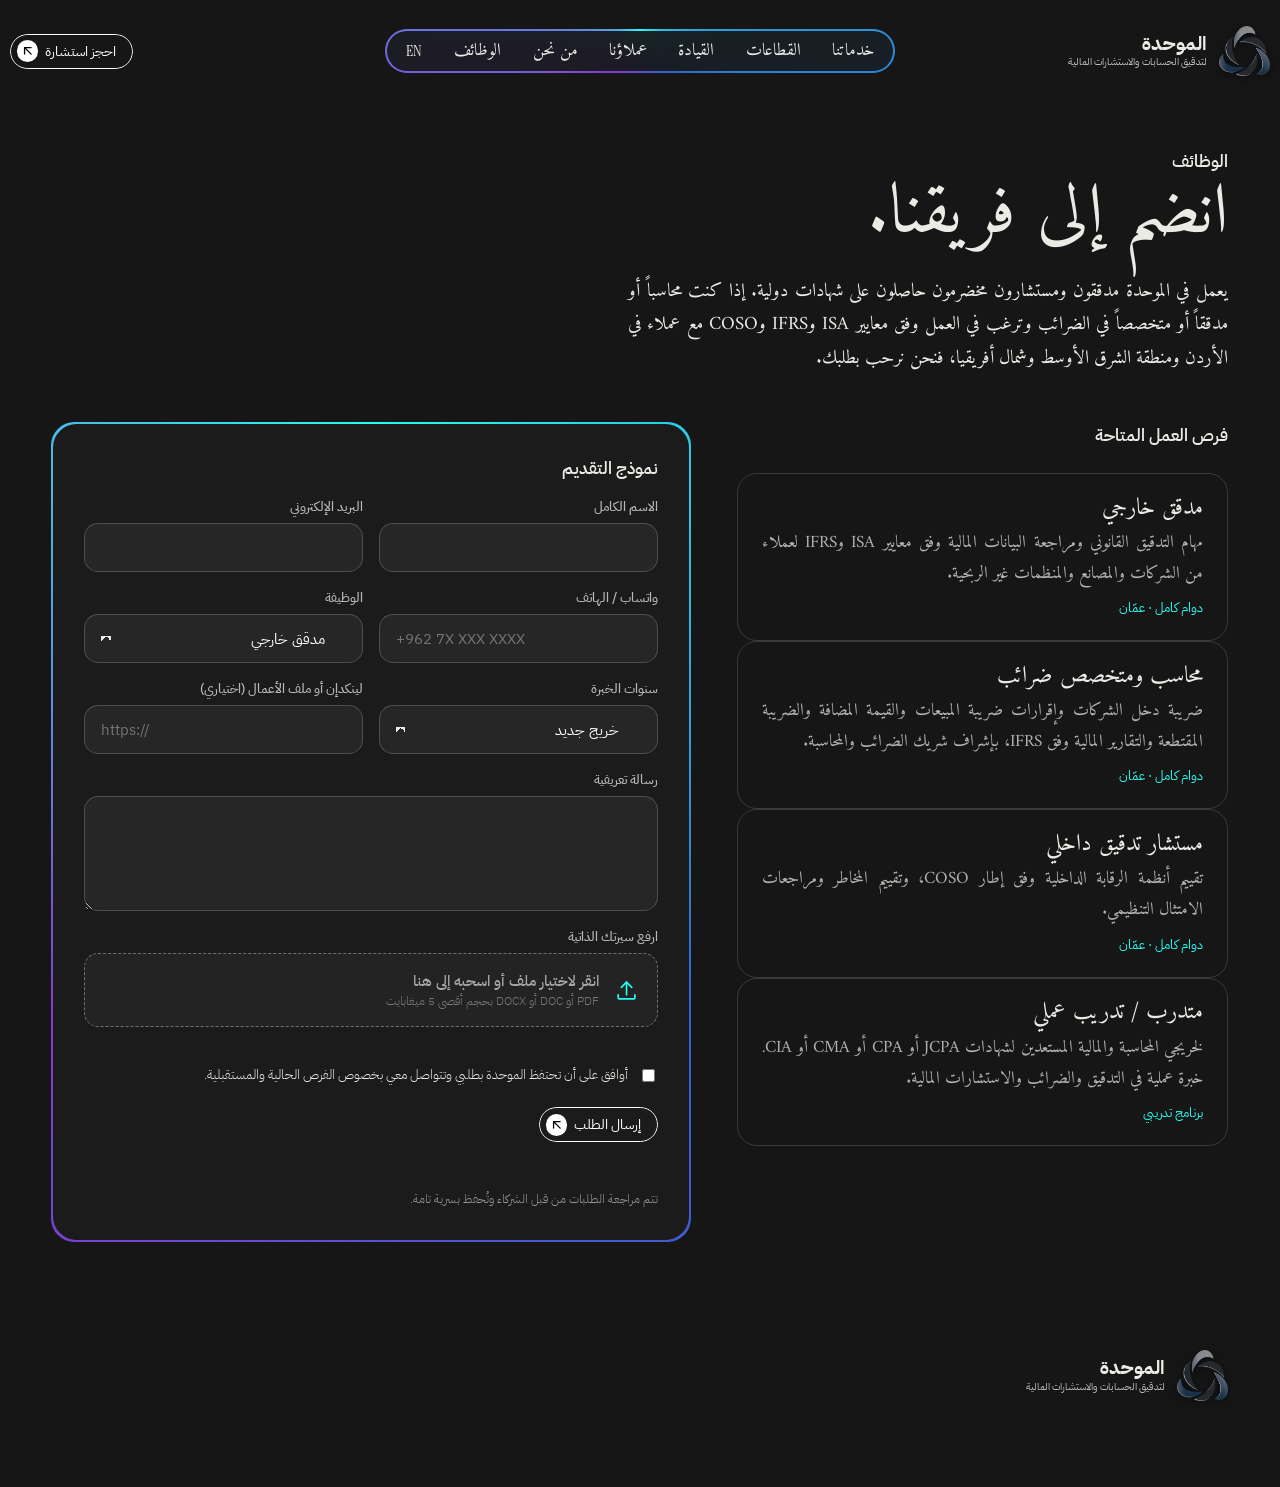
<file: ar/careers/index.html>
<!doctype html>
<html lang="ar" dir="rtl" class="dark careers-page"><head>
  <meta charset="utf-8">
  <meta name="viewport" content="width=device-width, initial-scale=1">
  <title>الوظائف | انضم إلى فريق الموحدة لتدقيق الحسابات والاستشارات المالية</title>
  <meta name="description" content="قدّم طلبك للانضمام إلى الموحدة في عمّان: مدققون خارجيون، محاسبون ومتخصصون في الضرائب ومتدربون. ارفع سيرتك الذاتية عبر نموذج التقديم.">
  <meta name="robots" content="index, follow">
  <meta name="theme-color" content="#161616">
  <link rel="canonical" href="https://www.caudit.net/ar/careers/">
  <link rel="alternate" hreflang="en" href="https://www.caudit.net/careers/">
  <link rel="alternate" hreflang="ar" href="https://www.caudit.net/ar/careers/">
  <link rel="alternate" hreflang="x-default" href="https://www.caudit.net/careers/">
  <meta property="og:type" content="website">
  <meta property="og:site_name" content="Consolidated for Auditing and Financial Consulting">
  <meta property="og:title" content="الوظائف">
  <meta property="og:description" content="قدّم طلبك للانضمام إلى الموحدة في عمّان: مدققون خارجيون، محاسبون ومتخصصون في الضرائب ومتدربون. ارفع سيرتك الذاتية عبر نموذج التقديم.">
  <meta property="og:url" content="https://www.caudit.net/ar/careers/">
  <meta property="og:image" content="https://www.caudit.net/assets/img/og-image.png">
  <meta property="og:locale" content="ar_JO">
  <meta property="og:locale:alternate" content="en_US">
  <meta name="twitter:card" content="summary_large_image">
  <link rel="icon" href="/favicon.ico" sizes="any">
  <link rel="icon" href="/assets/img/favicon-32.png" type="image/png" sizes="32x32">
  <link rel="apple-touch-icon" href="/assets/img/apple-touch-icon.png">
  <link rel="preconnect" href="https://fonts.googleapis.com">
  <link rel="preconnect" href="https://fonts.gstatic.com" crossorigin="">
  <link href="https://fonts.googleapis.com/css2?family=Instrument+Serif:ital@0;1&amp;family=Roboto:wght@300;400;500;700&amp;family=Amiri:ital,wght@0,400;0,700;1,400&amp;family=IBM+Plex+Sans+Arabic:wght@300;400;500;600&amp;display=swap" rel="stylesheet">
  <link rel="stylesheet" href="/assets/css/style.css?v=20261112a">
  <script type="application/ld+json">
  {
    "@context": "https://schema.org",
    "@type": "WebPage",
    "name": "Careers at Consolidated for Auditing and Financial Consulting",
    "url": "https://www.caudit.net/careers/",
    "isPartOf": { "@id": "https://www.caudit.net/#website" },
    "about": { "@id": "https://www.caudit.net/#organization" }
  }
  </script>
</head>
<body>

  <header id="header">
    <a class="brand" href="/ar/" data-home-link="" aria-label="الصفحة الرئيسية للموحدة">
      <img class="brand-icon" src="/assets/img/icon.png" alt="">
      <img class="brand-wordmark" src="/assets/img/wordmark.png" alt="الموحدة لتدقيق الحسابات والاستشارات المالية">
      <span class="brand-text"><strong data-i18n="brand.name">الموحدة</strong><small data-i18n="brand.tag">لتدقيق الحسابات والاستشارات المالية</small></span>
    </a>

    <nav class="nav-pill gradient-border-card" aria-label="القائمة الرئيسية">
      <ul>
        <li><a href="/ar/#services" data-home-anchor="services" data-i18n="nav.services">خدماتنا</a></li>
        <li><a href="/ar/#sectors" data-home-anchor="sectors" data-i18n="nav.sectors">القطاعات</a></li>
        <li><a href="/ar/#team" data-home-anchor="team" data-i18n="nav.team">القيادة</a></li>
        <li><a href="/ar/#clients" data-home-anchor="clients" data-i18n="nav.clients">عملاؤنا</a></li>
        <li><a href="/ar/#about" data-home-anchor="about" data-i18n="nav.about">من نحن</a></li>
        <li><a href="/ar/careers/" data-careers-link="" data-i18n="nav.careers" aria-current="page">الوظائف</a></li>
        <li><button class="lang-toggle" id="lang-toggle" type="button"><span data-i18n="nav.lang">EN</span></button></li>
      </ul>
    </nav>

    <div class="header-actions">
      <a class="btn" data-wa="" href="https://wa.me/962796875200?text=%D9%85%D8%B1%D8%AD%D8%A8%D8%A7%D9%8B%D8%8C%20%D8%A3%D8%B1%D8%BA%D8%A8%20%D8%A8%D8%AD%D8%AC%D8%B2%20%D8%A7%D8%B3%D8%AA%D8%B4%D8%A7%D8%B1%D8%A9%20%D9%85%D8%B9%20%D8%A7%D9%84%D8%A3%D8%B3%D8%AA%D8%A7%D8%B0%20%D8%B9%D8%B5%D8%A7%D9%85%20%D8%A7%D9%84%D9%85%D9%84%D8%A7%D8%B2%D9%85." target="_blank" rel="noopener"><span class="btn-label" data-i18n="nav.cta">احجز استشارة</span><span class="btn-icon"><i class="btn-dot"></i><svg viewBox="0 0 24 24" fill="none" stroke="currentColor" stroke-width="2" stroke-linecap="round" stroke-linejoin="round"><path d="M7 7h10v10"></path><path d="M7 17 17 7"></path></svg></span></a>
      <button class="menu-btn" id="menu-btn" type="button" aria-label="فتح القائمة" aria-expanded="false"><span></span><span></span></button>
    </div>
  </header>

  <div class="mobile-menu" id="mobile-menu">
    <a href="/ar/#services" data-home-anchor="services" data-i18n="nav.services">خدماتنا</a>
    <a href="/ar/#sectors" data-home-anchor="sectors" data-i18n="nav.sectors">القطاعات</a>
    <a href="/ar/#team" data-home-anchor="team" data-i18n="nav.team">القيادة</a>
    <a href="/ar/#clients" data-home-anchor="clients" data-i18n="nav.clients">عملاؤنا</a>
    <a href="/ar/#about" data-home-anchor="about" data-i18n="nav.about">من نحن</a>
    <a href="/ar/careers/" data-careers-link="" data-i18n="nav.careers">الوظائف</a>
    <button class="lang-toggle" id="lang-toggle-m" type="button"><span data-i18n="nav.lang">EN</span></button>
  </div>

  <main>
    <section class="careers-hero container">
      <p class="label" data-i18n="careers.kicker">الوظائف</p>
      <h1 class="h2"><span data-i18n="careers.title1">انضم إلى</span> <span class="italic" data-i18n="careers.title2">فريقنا.</span></h1>
      <p class="light" data-i18n="careers.sub">يعمل في الموحدة مدققون ومستشارون مخضرمون حاصلون على شهادات دولية. إذا كنت محاسباً أو مدققاً أو متخصصاً في الضرائب وترغب في العمل وفق معايير ISA وIFRS وCOSO مع عملاء في الأردن ومنطقة الشرق الأوسط وشمال أفريقيا، فنحن نرحب بطلبك.</p>
    </section>

    <section class="careers-grid container">
      <aside class="careers-side">
        <p class="label" data-i18n="careers.rolesTitle">فرص العمل المتاحة</p>
        <div id="roles"><article class="role-card" data-role="0" tabindex="0"><h3>مدقق خارجي</h3><p>مهام التدقيق القانوني ومراجعة البيانات المالية وفق معايير ISA وIFRS لعملاء من الشركات والمصانع والمنظمات غير الربحية.</p><small>دوام كامل · عمّان</small></article><article class="role-card" data-role="1" tabindex="0"><h3>محاسب ومتخصص ضرائب</h3><p>ضريبة دخل الشركات وإقرارات ضريبة المبيعات والقيمة المضافة والضريبة المقتطعة والتقارير المالية وفق IFRS، بإشراف شريك الضرائب والمحاسبة.</p><small>دوام كامل · عمّان</small></article><article class="role-card" data-role="2" tabindex="0"><h3>مستشار تدقيق داخلي</h3><p>تقييم أنظمة الرقابة الداخلية وفق إطار COSO، وتقييم المخاطر ومراجعات الامتثال التنظيمي.</p><small>دوام كامل · عمّان</small></article><article class="role-card" data-role="3" tabindex="0"><h3>متدرب / تدريب عملي</h3><p>لخريجي المحاسبة والمالية المستعدين لشهادات JCPA أو CPA أو CMA أو CIA. خبرة عملية في التدقيق والضرائب والاستشارات المالية.</p><small>برنامج تدريبي</small></article></div>
      </aside>

      <form class="gradient-border-card inquiry-card" id="apply-form" novalidate="" enctype="multipart/form-data">
        <div class="inquiry-inner">
          <p class="label" data-i18n="careers.formTitle">نموذج التقديم</p>
          <div class="field-row">
            <label class="field"><span data-i18n="careers.name">الاسم الكامل</span><input type="text" name="name" autocomplete="name" required=""></label>
            <label class="field"><span data-i18n="careers.email">البريد الإلكتروني</span><input type="email" name="email" autocomplete="email" required="" dir="ltr"></label>
          </div>
          <div class="field-row">
            <label class="field"><span data-i18n="careers.phone">واتساب / الهاتف</span><input type="tel" name="phone" autocomplete="tel" placeholder="+962 7X XXX XXXX" required="" dir="ltr"></label>
            <label class="field"><span data-i18n="careers.position">الوظيفة</span><select name="position" id="apply-position"><option value="مدقق خارجي">مدقق خارجي</option><option value="محاسب ومتخصص ضرائب">محاسب ومتخصص ضرائب</option><option value="مستشار تدقيق داخلي">مستشار تدقيق داخلي</option><option value="متدرب / تدريب عملي">متدرب / تدريب عملي</option></select></label>
          </div>
          <div class="field-row">
            <label class="field"><span data-i18n="careers.experience">سنوات الخبرة</span><select name="experience" id="apply-experience"><option value="خريج جديد">خريج جديد</option><option value="سنة إلى سنتين">سنة إلى سنتين</option><option value="3 إلى 5 سنوات">3 إلى 5 سنوات</option><option value="6 إلى 10 سنوات">6 إلى 10 سنوات</option><option value="أكثر من 10 سنوات">أكثر من 10 سنوات</option></select></label>
            <label class="field"><span data-i18n="careers.link">لينكدإن أو ملف الأعمال (اختياري)</span><input type="url" name="link" placeholder="https://" dir="ltr"></label>
          </div>
          <label class="field"><span data-i18n="careers.message">رسالة تعريفية</span><textarea name="message" rows="4" required=""></textarea></label>
          <div class="file-field">
            <span class="field"><span data-i18n="careers.cv">ارفع سيرتك الذاتية</span></span>
            <label class="file-drop" id="file-drop">
              <input type="file" name="attachment" id="apply-cv" accept=".pdf,.doc,.docx,application/pdf,application/msword,application/vnd.openxmlformats-officedocument.wordprocessingml.document" required="">
              <svg viewBox="0 0 24 24" fill="none" stroke="currentColor" stroke-width="1.6" stroke-linecap="round" stroke-linejoin="round"><path d="M12 16V4"></path><path d="m7 9 5-5 5 5"></path><path d="M4 16v3a1 1 0 0 0 1 1h14a1 1 0 0 0 1-1v-3"></path></svg>
              <span><b data-i18n="careers.cvChoose">انقر لاختيار ملف أو اسحبه إلى هنا</b><span data-i18n="careers.cvHint">PDF أو DOC أو DOCX بحجم أقصى 5 ميغابايت</span></span>
            </label>
            <p class="file-name" id="file-name"></p>
          </div>
          <label class="check"><input type="checkbox" name="consent" required=""><span data-i18n="careers.consent">أوافق على أن تحتفظ الموحدة بطلبي وتتواصل معي بخصوص الفرص الحالية والمستقبلية.</span></label>
          <input type="text" name="botcheck" class="hp" tabindex="-1" autocomplete="off" aria-hidden="true">
          <div class="inquiry-actions">
            <button type="submit" class="btn btn-white" id="apply-submit"><span class="btn-label" data-i18n="careers.send">إرسال الطلب</span><span class="btn-icon"><i class="btn-dot"></i><svg viewBox="0 0 24 24" fill="none" stroke="currentColor" stroke-width="2" stroke-linecap="round" stroke-linejoin="round"><path d="M7 7h10v10"></path><path d="M7 17 17 7"></path></svg></span></button>
          </div>
          <p class="form-status" id="apply-status" role="status" aria-live="polite"></p>
          <p class="form-privacy" data-i18n="careers.privacy">تتم مراجعة الطلبات من قبل الشركاء وتُحفظ بسرية تامة.</p>
        </div>
      </form>
    </section>
  </main>

  <footer class="footer container">
    <div class="footer-bottom">
      <div class="footer-brand">
        <a class="brand" href="/ar/" data-home-link="" aria-label="الصفحة الرئيسية للموحدة">
          <img class="brand-icon" src="/assets/img/icon.png" alt="">
          <img class="brand-wordmark" src="/assets/img/wordmark.png" alt="الموحدة لتدقيق الحسابات والاستشارات المالية">
          <span class="brand-text"><strong data-i18n="brand.name">الموحدة</strong><small data-i18n="brand.tag">لتدقيق الحسابات والاستشارات المالية</small></span>
        </a>
      </div>
      </div>
  </footer>

  <script src="/assets/js/config.js"></script>
  <script src="/assets/js/i18n.js?v=20261112a"></script>
  <script src="/assets/js/careers.js?v=20261018"></script>


</body></html>
</file>
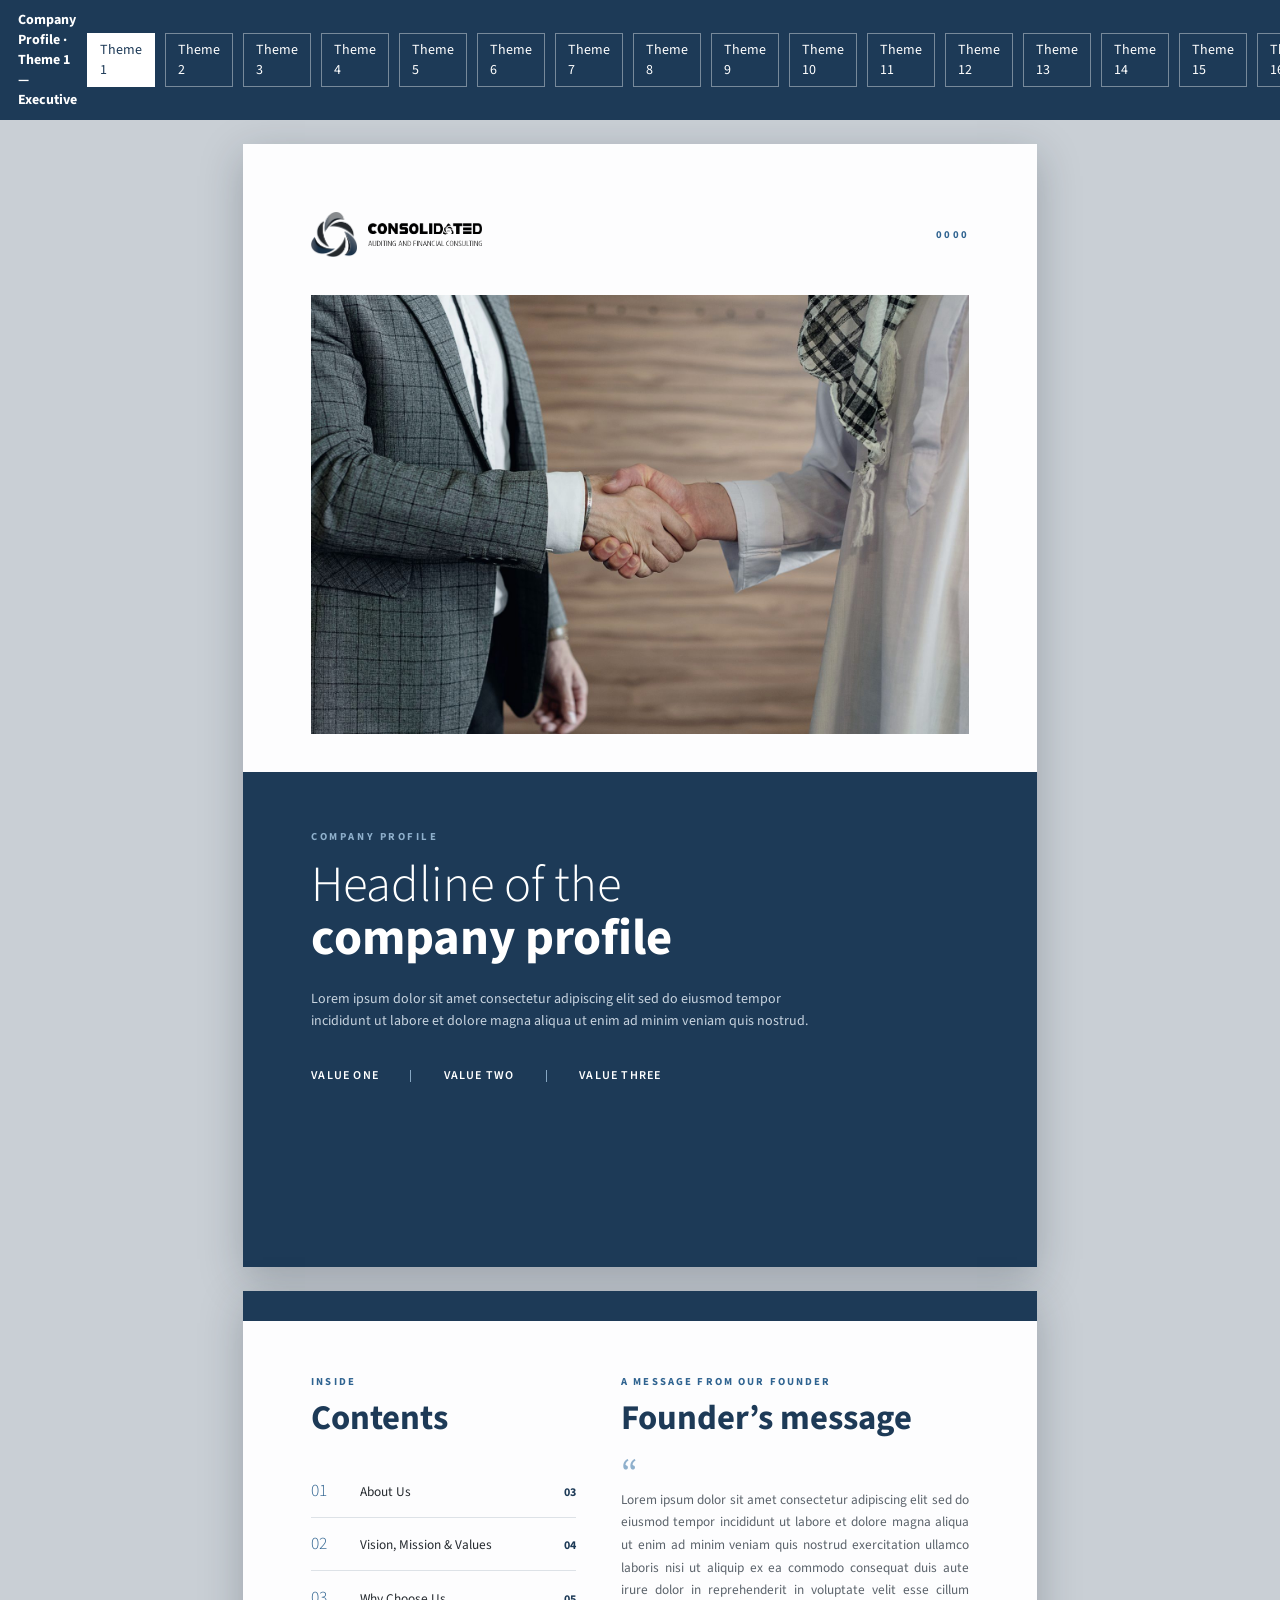
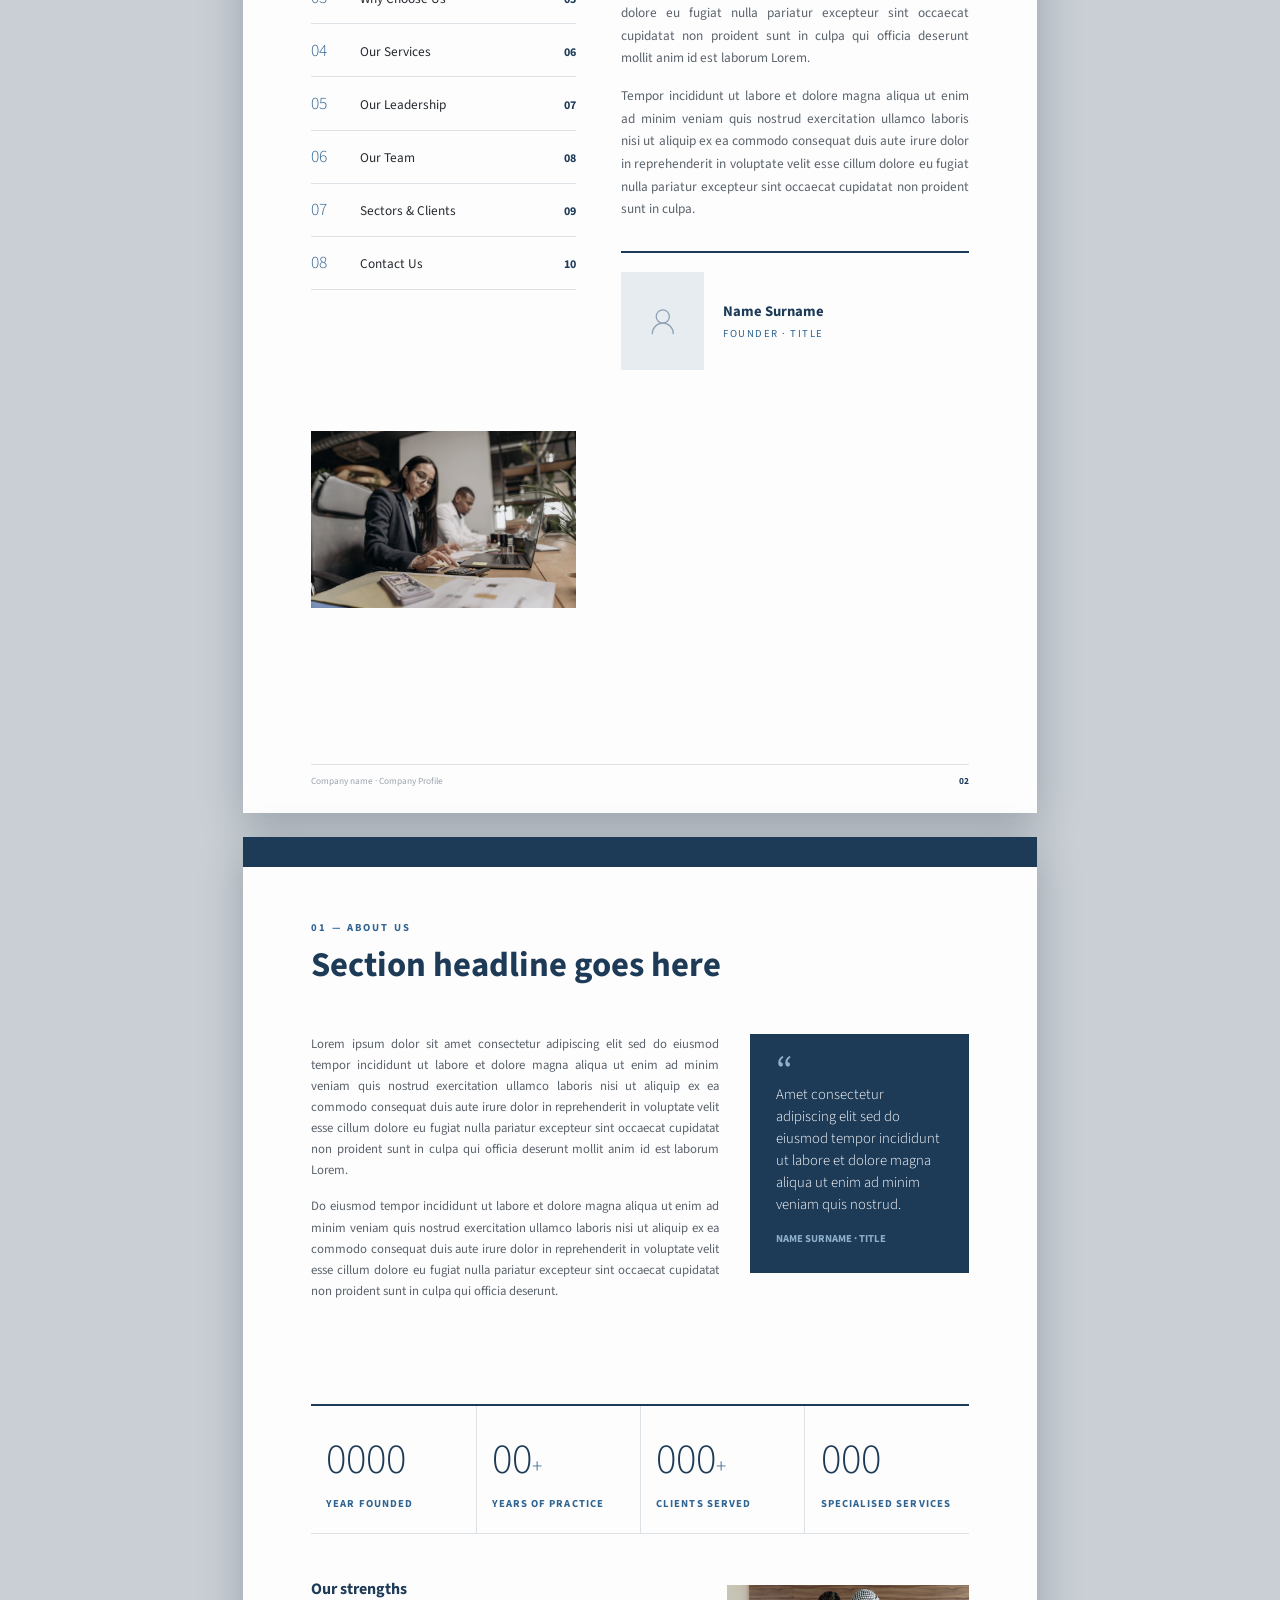
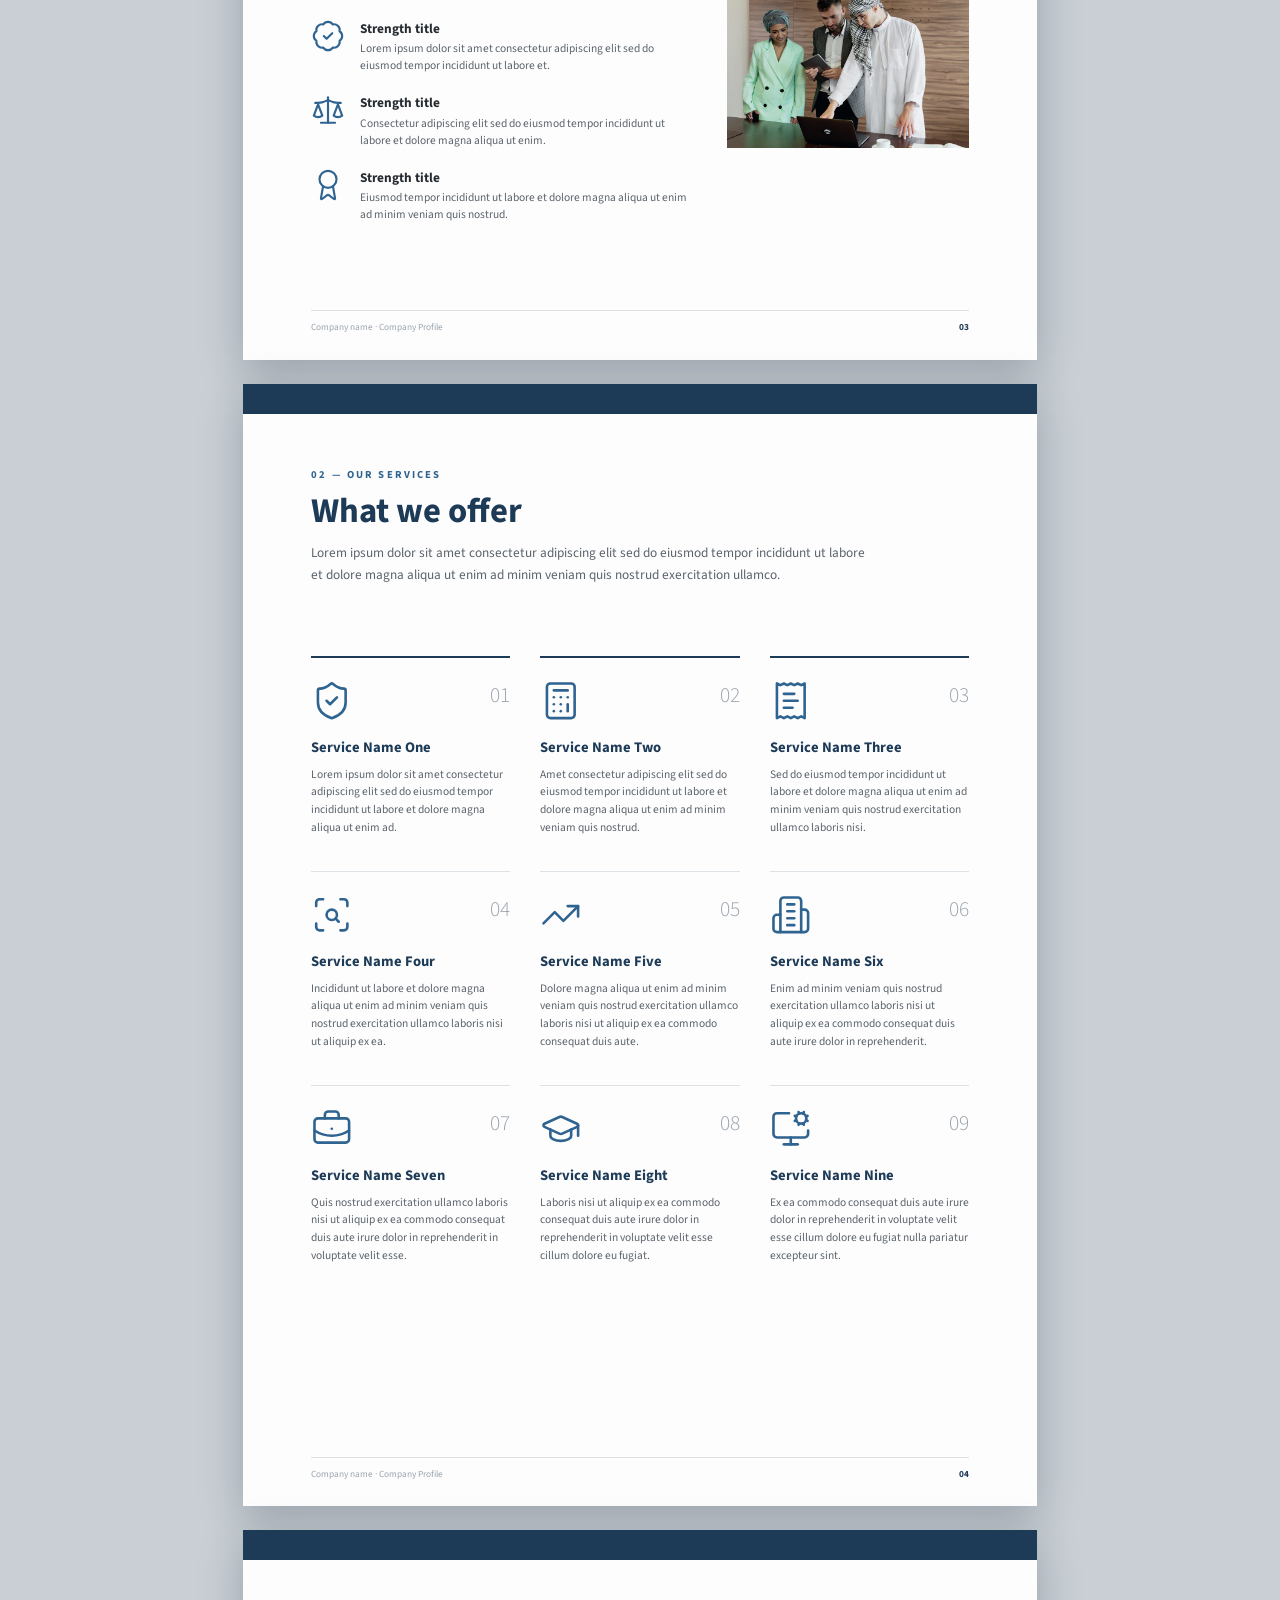
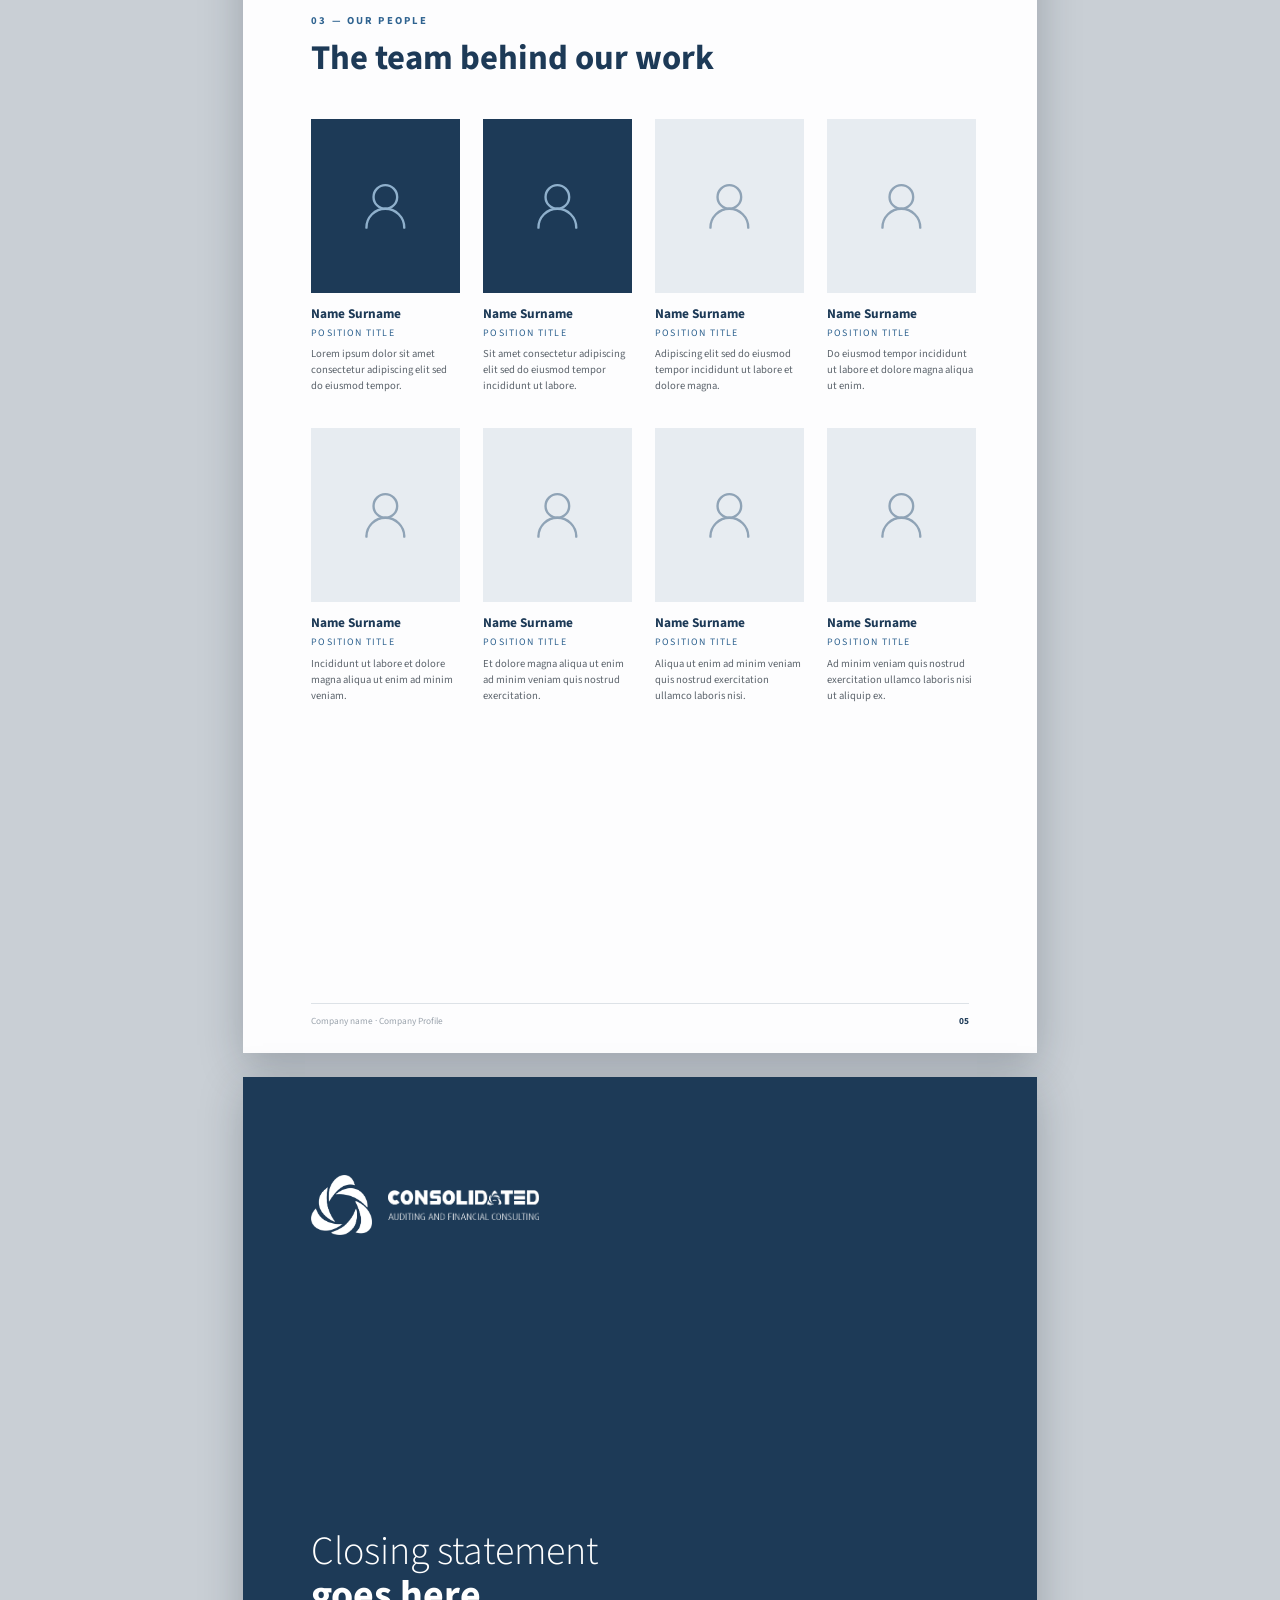
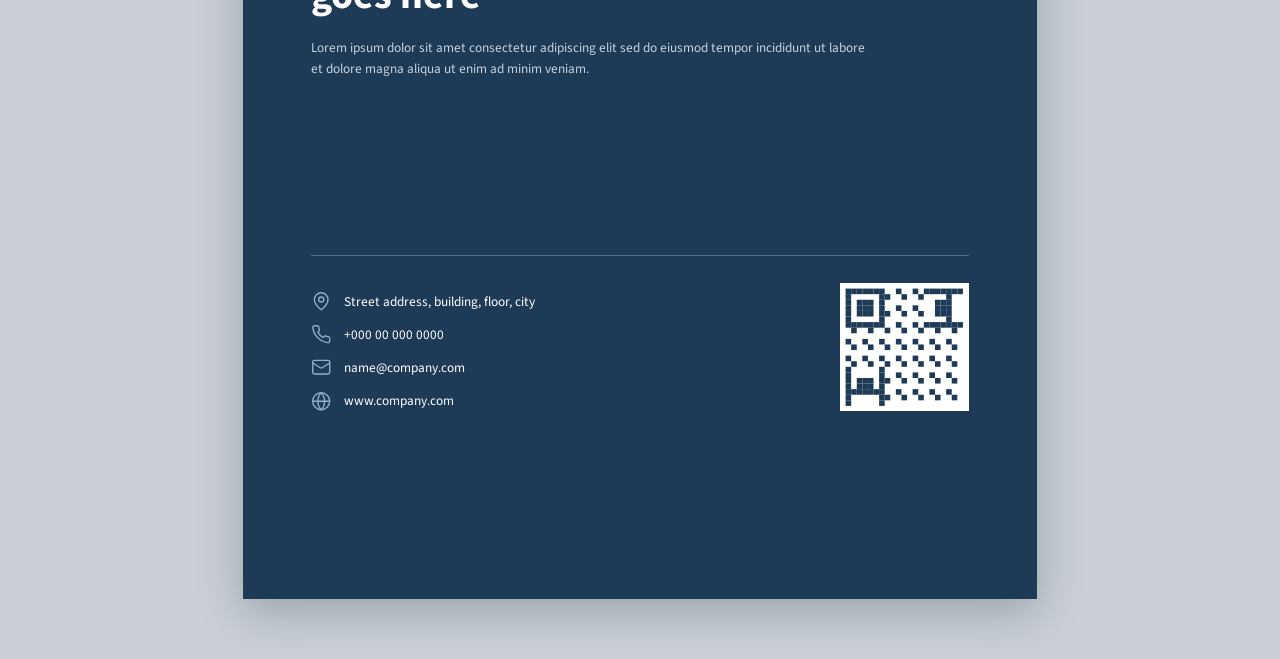
<file: profile/themes.html>
<!doctype html>
<html lang="en">
<head>
<meta charset="utf-8">
<meta name="viewport" content="width=device-width, initial-scale=1">
<title>Profile Themes – Consolidated</title>
<meta name="robots" content="noindex">
<link rel="icon" href="/favicon.ico" sizes="any">
<link rel="preconnect" href="https://fonts.googleapis.com">
<link rel="preconnect" href="https://fonts.gstatic.com" crossorigin>
<link href="https://fonts.googleapis.com/css2?family=Plus+Jakarta+Sans:wght@400;600;700;800&family=Outfit:wght@400;600;700&family=Urbanist:wght@400;700;800&family=Source+Sans+3:wght@300;400;600;700&family=Montserrat:wght@300;500;700;800;900&family=Cormorant+Garamond:ital,wght@0,400;0,500;0,600;1,400&family=Sora:wght@200;300;400;600&family=IBM+Plex+Mono:wght@400;600;700&family=Source+Serif+4:ital,wght@0,400;0,600;1,400&family=Barlow+Condensed:wght@400;600;700&family=Barlow:wght@400;600;700&family=IBM+Plex+Sans:wght@300;400;500;600;700&family=Overpass:wght@400;600;700;800&family=Manrope:wght@400;600;700;800&family=Cinzel:wght@500;600&family=Oswald:wght@400;500&family=Playfair+Display:ital,wght@0,700;1,400&family=UnifrakturMaguntia&family=Anton&family=Archivo:wght@400;700;800;900&family=Archivo+Black&family=Fraunces:ital,wght@0,400;0,500;1,400;1,500&family=Karla:wght@400;700&family=Unbounded:wght@400;500;600&family=Courier+Prime:wght@400;700&family=Caveat:wght@500;700&family=Share+Tech+Mono&family=Rubik:wght@400;700;800&family=DM+Serif+Display&family=DM+Sans:wght@400;700&family=Josefin+Sans:wght@400;600;700&family=Work+Sans:wght@400;600;700;800&family=Rajdhani:wght@600;700&family=VT323&family=Fredoka:wght@600;700&family=Nunito:wght@400;700&family=Libre+Caslon+Display&family=Libre+Franklin:wght@400;600;700&family=Poppins:wght@400;600;700&family=Lato:wght@400;700&family=Stardos+Stencil:wght@400;700&family=Marcellus&family=Mulish:wght@400;700&family=Figtree:wght@400;700;800&family=Libre+Baskerville:ital,wght@0,400;0,700;1,400&display=swap" rel="stylesheet">
<style id="pagesize"></style>
<style>
  /* Forty complete profile themes with placeholder text; ?t=1..40 picks the theme.
     Logo colours throughout; photos are always shown whole (never cropped). */
  :root{ --navy:#1d3a57; --navy2:#142b42; --steel:#2f6390; --sky:#8fb0cc; --silver:#9aa3ac; --ink:#262b30; --ink2:#5b636b; --line:#dde2e7; --mist:#f2f5f8; }
  *{ box-sizing:border-box; }
  html,body{ margin:0; padding:0; }
  body{ background:#c9cfd5; -webkit-print-color-adjust:exact; print-color-adjust:exact; }
  html.print body{ background:#fff; }
  #doc{ margin:0 auto; }
  html:not(.print) #doc{ padding:24px 0 60px; display:flex; flex-direction:column; gap:24px; align-items:center; }
  h1,h2,h3,p{ margin:0; }
  .page{ position:relative; overflow:hidden; page-break-after:always; break-after:page; }
  .page:last-child{ page-break-after:auto; break-after:auto; }
  html:not(.print) .page{ box-shadow:0 12px 40px rgba(20,30,45,.25); }
  .abs{ position:absolute; }
  .ic{ display:inline-block; flex:0 0 auto; } .ic svg{ width:100%; height:100%; }
  img.whole{ display:block; height:auto; }
  .ph{ display:grid; place-items:center; }
  .ui{ position:sticky; top:0; z-index:20; padding:10px 18px; background:#1d3a57; color:#fff; font:14px 'Source Sans 3',sans-serif; display:flex; gap:10px; align-items:center; }
  .ui b{ margin-right:auto; } .ui a{ color:#fff; border:1px solid rgba(255,255,255,.4); padding:6px 12px; text-decoration:none; } .ui a.on{ background:#fff; color:#1d3a57; }
  html.print .ui{ display:none; }
</style>
</head>
<body>
<div class="ui" id="ui"></div>
<div id="doc"></div>
<script src="/assets/js/i18n.js"></script>
<script src="/profile/mark.js"></script>
<script src="/profile/photos.js"></script>
<script src="/profile/vendor/lucide.min.js"></script>
<script>
(function () {
  const q = new URLSearchParams(location.search), PRINT = q.has('print'), TN = Math.min(49, Math.max(1, +q.get('t') || 1));
  if (PRINT) document.documentElement.classList.add('print');
  const LOREM = 'Lorem ipsum dolor sit amet consectetur adipiscing elit sed do eiusmod tempor incididunt ut labore et dolore magna aliqua ut enim ad minim veniam quis nostrud exercitation ullamco laboris nisi ut aliquip ex ea commodo consequat duis aute irure dolor in reprehenderit in voluptate velit esse cillum dolore eu fugiat nulla pariatur excepteur sint occaecat cupidatat non proident sunt in culpa qui officia deserunt mollit anim id est laborum'.split(' ');
  const L = (n, s = 0) => { const w = []; for (let i = 0; i < n; i++) w.push(LOREM[(i + s) % LOREM.length]); const t = w.join(' '); return t[0].toUpperCase() + t.slice(1) + '.'; };
  const A = (x, y, w, html, st = '') => `<div class="abs" style="left:${x}mm;top:${y}mm;${w ? `width:${w}mm;` : ''}${st}">${html}</div>`;
  const ic = (n, mm, color, sw = 1.5) => `<span class="ic" style="width:${mm}mm;height:${mm}mm;color:${color}"><i data-lucide="${n}" style="stroke-width:${sw}"></i></span>`;
  const img = (id, w, st = '') => `<img class="whole" src="/profile/img/c-${id}.jpg" style="width:${w}mm;${st}">`;
  const H = (id, w) => { const [a, b] = PHOTO_DIM[id]; return w * b / a; };
  const logo = (h, white) => `<div style="display:flex;align-items:center;gap:${h * .25}mm"><img src="/assets/img/icon.png" style="height:${h}mm;${white ? 'filter:brightness(0) invert(1)' : ''}"><img src="${white ? '/profile/img/wordmark-white.png' : '/assets/img/wordmark.png'}" style="height:${h * .5}mm"></div>`;
  const GR = { silver: ['#c6ccd2', '#7d858d'], navy: ['#3d678c', '#13253a'], char: ['#3e4248', '#1a1c1f'] };
  let gid = 0;
  const mark = (style, mono) => { const id = ++gid; return `<svg viewBox="0 0 ${MARK.w} ${MARK.h}" style="${style}"><defs>${Object.entries(GR).map(([k, [a, b]]) => `<linearGradient id="m${id}${k}" x1="0" y1="1" x2="1" y2="0"><stop offset="0" stop-color="${a}"/><stop offset="1" stop-color="${b}"/></linearGradient>`).join('')}</defs>${MARK.blades.map((b) => `<path d="${b.d}" fill="${mono || `url(#m${id}${b.role})`}"/>`).join('')}</svg>`; };
  const portrait = (w, h, bg, fg) => `<div class="ph" style="width:${w}mm;height:${h}mm;background:${bg};color:${fg}">${ic('user-round', Math.min(w, h) * .38, fg, 1)}</div>`;
  const qr = (mm, fg = '#1d3a57', bg = '#fff') => { let c = ''; for (let y = 0; y < 21; y++) for (let x = 0; x < 21; x++) { const f = (x < 7 && y < 7) || (x > 13 && y < 7) || (x < 7 && y > 13); const on = f ? ((x % 6 === 0 || y % 6 === 0 || (x % 14 > 1 && x % 14 < 5 && y % 14 > 1 && y % 14 < 5)) && !((x === 6 || y === 6) && false)) : ((x * 7 + y * 13 + x * y) % 3 === 0); if (on) c += `<rect x="${x}" y="${y}" width="1" height="1"/>`; } return `<svg viewBox="-1 -1 23 23" style="width:${mm}mm;height:${mm}mm;background:${bg}"><g fill="${fg}">${c}</g></svg>`; };
  const svc = ['shield-check', 'calculator', 'receipt-text', 'scan-search', 'trending-up', 'building-2', 'briefcase-business', 'graduation-cap', 'monitor-cog'];
  const vals = ['badge-check', 'scale', 'award', 'handshake', 'lock-keyhole', 'lightbulb'];
  const svcNames = ['Service Name One', 'Service Name Two', 'Service Name Three', 'Service Name Four', 'Service Name Five', 'Service Name Six', 'Service Name Seven', 'Service Name Eight', 'Service Name Nine'];
  const stats = [['0000', '', 'Year founded'], ['00', '+', 'Years of practice'], ['000', '+', 'Clients served'], ['000', '', 'Specialised services']];
  const toc = ['About Us', 'Vision, Mission & Values', 'Why Choose Us', 'Our Services', 'Our Leadership', 'Our Team', 'Sectors & Clients', 'Contact Us'];
  const contactRows = [['map-pin', 'Street address, building, floor, city'], ['phone', '+000 00 000 0000'], ['mail', 'name@company.com'], ['globe', 'www.company.com']];

  const THEMES = {};

  // =====================================================================
  // THEME 1 · EXECUTIVE — portrait, white and navy, Big-4 corporate
  // =====================================================================
  THEMES[1] = { name: 'Executive', w: 210, h: 297, bg: '#fdfdfe', pages: [] };
  { const f = "font-family:'Source Sans 3',sans-serif;color:#5b636b", T = THEMES[1].pages;
    const kick = (t) => `<p style="font-weight:700;color:var(--steel);letter-spacing:.2em;font-size:8pt;text-transform:uppercase">${t}</p>`;
    const h2 = (t) => `<h2 style="font-weight:700;color:var(--navy);font-size:26pt;line-height:1.1;margin-top:3mm">${t}</h2>`;
    const band = `<div class="abs" style="left:0;right:0;top:0;height:8mm;background:var(--navy)"></div>`;
    const foot = (n) => A(18, 284, 174, `<div style="display:flex;justify-content:space-between;font-size:7pt;color:#9aa3ac;border-top:1px solid var(--line);padding-top:2.4mm"><span>Company name · Company Profile</span><b style="color:var(--navy)">${String(n).padStart(2, '0')}</b></div>`);
    T.push(`<div style="${f}">${A(18, 18, 0, logo(12))}${A(150, 22, 42, `<p style="text-align:right;font-weight:700;color:var(--steel);letter-spacing:.2em;font-size:8pt">0000</p>`)}
      ${A(18, 40, 0, img(8939052, 174))}
      <div class="abs" style="left:0;right:0;top:${40 + H(8939052, 174) + 10}mm;bottom:0;background:var(--navy);padding:15mm 18mm 0">
        <p style="color:var(--sky);font-weight:700;letter-spacing:.24em;font-size:8pt">COMPANY PROFILE</p>
        <h1 style="color:#fff;font-weight:300;font-size:38pt;line-height:1.05;margin-top:4mm">Headline of the<br><b style="font-weight:700">company profile</b></h1>
        <p style="color:#c7d3df;font-size:10.5pt;line-height:1.6;margin-top:6mm;max-width:140mm">${L(26)}</p>
        <div style="display:flex;gap:8mm;margin-top:9mm;color:#fff;font-weight:600;font-size:9pt;letter-spacing:.1em">VALUE ONE<span style="color:var(--sky)">|</span>VALUE TWO<span style="color:var(--sky)">|</span>VALUE THREE</div></div></div>`);
    T.push(`<div style="${f}">${band}${A(18, 22, 70, `${kick('Inside')}${h2('Contents')}<div style="margin-top:7mm">${toc.map((t, i) => `<div style="display:flex;gap:4mm;align-items:baseline;padding:3.6mm 0;border-bottom:1px solid var(--line)"><b style="color:var(--steel);font-weight:300;font-size:13pt;width:9mm">${String(i + 1).padStart(2, '0')}</b><span style="flex:1;color:#262b30;font-size:10pt">${t}</span><b style="color:var(--navy);font-size:9pt">${String(3 + i).padStart(2, '0')}</b></div>`).join('')}</div>`)}
      ${A(100, 22, 92, `${kick('A message from our founder')}${h2('Founder’s message')}<p style="font-size:30pt;line-height:.7;color:var(--sky);margin-top:6mm">“</p><p style="font-size:10pt;line-height:1.7;text-align:justify">${L(70)}</p><p style="font-size:10pt;line-height:1.7;text-align:justify;margin-top:4mm">${L(50, 11)}</p>
        <div style="display:flex;gap:5mm;align-items:center;margin-top:8mm;border-top:2px solid var(--navy);padding-top:5mm">${portrait(22, 26, '#e7ecf1', '#8fa3b6')}<div><p style="font-weight:700;color:var(--navy);font-size:11pt">Name Surname</p><p style="font-size:8pt;letter-spacing:.14em;color:var(--steel);margin-top:1mm">FOUNDER · TITLE</p></div></div>`)}
      ${A(18, 196, 70, img(7654131, 70))}${foot(2)}</div>`);
    T.push(`<div style="${f}">${band}${A(18, 22, 174, `${kick('01 — About Us')}${h2('Section headline goes here')}`)}
      ${A(18, 52, 108, `<p style="font-size:9.6pt;line-height:1.65;text-align:justify">${L(70)}</p><p style="font-size:9.6pt;line-height:1.65;text-align:justify;margin-top:4mm">${L(55, 9)}</p>`)}
      ${A(134, 52, 58, `<div style="background:var(--navy);color:#fff;padding:7mm"><p style="font-size:30pt;line-height:.6;color:var(--sky)">“</p><p style="font-size:11pt;line-height:1.5;font-weight:300">${L(22, 4)}</p><p style="font-size:8pt;margin-top:4mm;color:var(--sky);font-weight:700">NAME SURNAME · TITLE</p></div>`)}
      ${A(18, 150, 174, `<div style="display:grid;grid-template-columns:repeat(4,1fr);border-top:2px solid var(--navy);border-bottom:1px solid var(--line)">${stats.map(([n, s, l], i) => `<div style="padding:6mm 4mm;${i ? 'border-left:1px solid var(--line)' : ''}"><b style="font-weight:300;font-size:32pt;color:var(--navy)">${n}<small style="font-size:.5em;color:var(--steel)">${s}</small></b><p style="font-size:8pt;font-weight:700;letter-spacing:.1em;color:var(--steel);margin-top:1.6mm;text-transform:uppercase">${l}</p></div>`).join('')}</div>`)}
      ${A(18, 196, 100, `<p style="font-weight:700;color:var(--navy);font-size:12pt">Our strengths</p>${[0, 1, 2].map((i) => `<div style="display:flex;gap:4mm;margin-top:5mm">${ic(vals[i], 9, 'var(--steel)')}<div><p style="font-weight:700;color:#262b30;font-size:10pt">Strength title</p><p style="font-size:8.6pt;line-height:1.5;margin-top:.6mm">${L(16, i * 5)}</p></div></div>`).join('')}`)}
      ${A(128, 198, 0, img(8938631, 64))}${foot(3)}</div>`);
    T.push(`<div style="${f}">${band}${A(18, 22, 174, `${kick('02 — Our Services')}${h2('What we offer')}<p style="font-size:10pt;line-height:1.6;margin-top:3mm;max-width:150mm">${L(28)}</p>`)}
      ${A(18, 72, 174, `<div style="display:grid;grid-template-columns:repeat(3,1fr);gap:0 8mm">${svcNames.map((n, i) => `<div style="border-top:${i < 3 ? '2px solid var(--navy)' : '1px solid var(--line)'};padding:6mm 0 9mm"><div style="display:flex;justify-content:space-between">${ic(svc[i], 11, 'var(--steel)')}<b style="font-weight:300;font-size:16pt;color:#9aa3ac">0${i + 1}</b></div><p style="font-weight:700;color:var(--navy);font-size:11pt;margin-top:4mm">${n}</p><p style="font-size:8.6pt;line-height:1.55;margin-top:2mm">${L(22, i * 4)}</p></div>`).join('')}</div>`)}${foot(4)}</div>`);
    T.push(`<div style="${f}">${band}${A(18, 22, 174, `${kick('03 — Our People')}${h2('The team behind our work')}`)}
      ${A(18, 50, 174, `<div style="display:grid;grid-template-columns:repeat(4,1fr);gap:9mm 6mm">${Array.from({ length: 8 }, (_, i) => `<div>${portrait(39.5, 46, i < 2 ? '#1d3a57' : '#e7ecf1', i < 2 ? '#8fb0cc' : '#8fa3b6')}<p style="font-weight:700;color:var(--navy);font-size:10pt;margin-top:3mm">Name Surname</p><p style="font-size:7.4pt;letter-spacing:.12em;color:var(--steel);margin-top:.8mm">POSITION TITLE</p><p style="font-size:8pt;line-height:1.5;margin-top:1.6mm">${L(12, i * 3)}</p></div>`).join('')}</div>`)}${foot(5)}</div>`);
    T.push(`<div style="${f};position:absolute;inset:0;background:var(--navy);color:#c7d3df">${A(18, 26, 0, logo(16, true))}
      ${A(18, 120, 150, `<h2 style="color:#fff;font-weight:300;font-size:30pt;line-height:1.1">Closing statement<br><b style="font-weight:700">goes here</b></h2><p style="font-size:10pt;line-height:1.6;margin-top:5mm">${L(24)}</p>`)}
      ${A(18, 206, 174, `<div style="display:grid;grid-template-columns:1fr 34mm;gap:10mm;align-items:end;border-top:1px solid rgba(255,255,255,.25);padding-top:7mm"><div style="display:flex;flex-direction:column;gap:3.4mm">${contactRows.map(([i, v]) => `<div style="display:flex;gap:3.4mm;align-items:center;color:#fff;font-size:10pt">${ic(i, 5.4, '#8fb0cc', 1.6)}${v}</div>`).join('')}</div>${qr(34)}</div>`)}</div>`);
  }

  // =====================================================================
  // THEME 2 · GEOMETRIC — landscape, bold triangles and hexagons
  // =====================================================================
  THEMES[2] = { name: 'Geometric', w: 297, h: 210, bg: '#ffffff', pages: [] };
  { const f = "font-family:'Montserrat',sans-serif;color:#5b636b", T = THEMES[2].pages;
    const tri = (pts, fill, op = 1) => `<polygon points="${pts}" fill="${fill}" opacity="${op}"/>`;
    const svgBg = (shapes) => `<svg class="abs" viewBox="0 0 297 210" style="inset:0;width:100%;height:100%">${shapes}</svg>`;
    const hex = (mm, fill, inner) => `<div style="position:relative;width:${mm}mm;height:${mm}mm;flex:0 0 auto"><svg viewBox="0 0 100 100" style="position:absolute;inset:0;width:100%;height:100%"><polygon points="50,2 95,27 95,73 50,98 5,73 5,27" fill="${fill}"/></svg><div style="position:absolute;inset:0;display:grid;place-items:center">${inner}</div></div>`;
    const kick = (t, c = 'var(--steel)') => `<p style="font-weight:700;color:${c};letter-spacing:.32em;font-size:7.4pt;text-transform:uppercase">${t}</p>`;
    const h2 = (t, c = 'var(--navy)') => `<h2 style="font-weight:900;color:${c};font-size:28pt;line-height:1.02;margin-top:3mm;text-transform:uppercase">${t}</h2>`;
    const pn = (n, c = '#9aa3ac') => A(271, 196, 10, `<b style="font-weight:800;color:${c};font-size:9pt">${String(n).padStart(2, '0')}</b>`);
    T.push(`<div style="${f}">${svgBg(tri('297,0 297,210 150,210 230,0', '#1d3a57') + tri('230,0 297,0 297,95', '#2f6390') + tri('150,210 205,115 245,210', '#9aa3ac', .55) + tri('0,0 70,0 0,60', '#2f6390'))}
      ${mark('position:absolute;width:70mm;top:44mm;right:30mm', '#ffffff')}
      ${A(20, 74, 140, `${kick('Company Profile · 0000')}<h1 style="font-weight:900;color:var(--navy);font-size:46pt;line-height:.98;margin-top:5mm;text-transform:uppercase">Headline<br><span style="color:var(--steel)">goes here</span></h1><p style="font-size:9.4pt;line-height:1.6;margin-top:7mm;max-width:110mm">${L(24)}</p>`)}
      ${A(20, 182, 0, logo(10))}</div>`);
    T.push(`<div style="${f}">${svgBg(tri('0,210 0,120 90,210', '#1d3a57') + tri('297,0 297,70 255,0', '#2f6390'))}
      ${A(20, 20, 160, `${kick('Contents')}${h2('Inside this profile')}`)}
      ${A(20, 58, 160, `<div style="display:grid;grid-template-columns:1fr 1fr;gap:3mm 12mm">${toc.map((t, i) => `<div style="display:flex;gap:4mm;align-items:center;padding:3mm 0;border-bottom:2px solid #e3e8ed">${hex(9, i % 2 ? '#2f6390' : '#1d3a57', `<b style="color:#fff;font-size:7.6pt">${i + 1}</b>`)}<span style="font-weight:700;color:var(--navy);font-size:9.6pt;text-transform:uppercase">${t}</span></div>`).join('')}</div>`)}
      ${A(196, 26, 80, `<div style="background:var(--navy);padding:9mm;color:#c7d3df"><p style="font-weight:900;color:#fff;font-size:15pt;line-height:1.25;text-transform:uppercase">“A bold statement from our founder.”</p><p style="font-size:8.4pt;line-height:1.6;margin-top:5mm">${L(40)}</p><p style="font-weight:700;color:var(--sky);font-size:7.6pt;letter-spacing:.2em;margin-top:5mm">NAME SURNAME · FOUNDER</p></div>`)}${pn(2)}</div>`);
    T.push(`<div style="${f}">${svgBg(tri('297,210 297,110 200,210', '#2f6390') + tri('297,110 297,40 255,110', '#1d3a57', .9))}
      ${A(20, 20, 150, `${kick('01 / About Us')}${h2('Section headline<br>goes here')}`)}
      ${A(20, 62, 150, `<div style="columns:2;column-gap:9mm;font-size:8.8pt;line-height:1.65;text-align:justify">${L(130)}</div>`)}
      ${A(186, 22, 90, `<div style="display:grid;grid-template-columns:1fr 1fr;gap:4mm">${stats.map(([n, s, l], i) => `<div style="position:relative;height:36mm"><svg viewBox="0 0 100 100" preserveAspectRatio="none" style="position:absolute;inset:0;width:100%;height:100%"><polygon points="0,100 100,100 100,0" fill="${i % 3 ? '#2f6390' : '#1d3a57'}"/></svg><div style="position:absolute;right:3mm;bottom:3mm;text-align:right;color:#fff"><b style="font-weight:900;font-size:19pt">${n}${s}</b><p style="font-size:6.2pt;font-weight:700;letter-spacing:.1em;text-transform:uppercase">${l}</p></div></div>`).join('')}</div>`)}
      ${A(20, 152, 150, `<div style="display:flex;gap:6mm">${vals.slice(0, 4).map((v, i) => `<div style="flex:1">${hex(13, i % 2 ? '#2f6390' : '#1d3a57', ic(v, 6, '#fff', 1.8))}<p style="font-weight:800;color:var(--navy);font-size:8.4pt;margin-top:2.4mm;text-transform:uppercase">Value title</p><p style="font-size:7.6pt;line-height:1.5;margin-top:1mm">${L(10, i * 3)}</p></div>`).join('')}</div>`)}${pn(3, '#fff')}</div>`);
    T.push(`<div style="${f}">${svgBg(tri('0,0 297,0 297,34 0,52', '#1d3a57'))}
      ${A(20, 13, 200, `${kick('02 / Our Services', 'var(--sky)')}${h2('What we offer', '#fff')}`)}
      ${A(20, 64, 257, `<div style="display:grid;grid-template-columns:repeat(3,1fr);gap:8mm 10mm">${svcNames.map((n, i) => `<div style="display:flex;gap:4.4mm">${hex(16, i % 2 ? '#2f6390' : '#1d3a57', ic(svc[i], 7, '#fff', 1.8))}<div><p style="font-weight:800;color:var(--navy);font-size:9.4pt;text-transform:uppercase">${n}</p><p style="font-size:7.8pt;line-height:1.5;margin-top:1.4mm">${L(18, i * 3)}</p></div></div>`).join('')}</div>`)}${pn(4)}</div>`);
    T.push(`<div style="${f}">${svgBg(tri('297,0 297,210 262,210', '#2f6390'))}
      ${A(20, 20, 200, `${kick('03 / Our People')}${h2('The team')}`)}
      ${A(20, 54, 236, `<div style="display:grid;grid-template-columns:repeat(4,1fr);gap:8mm 8mm">${Array.from({ length: 8 }, (_, i) => `<div style="display:flex;gap:4mm;align-items:center"><div style="width:22mm;height:22mm;clip-path:polygon(50% 0,100% 25%,100% 75%,50% 100%,0 75%,0 25%);background:${i < 2 ? '#1d3a57' : '#e3e8ed'};display:grid;place-items:center">${ic('user-round', 9, i < 2 ? '#8fb0cc' : '#8fa3b6', 1.2)}</div><div><p style="font-weight:800;color:var(--navy);font-size:8.6pt;text-transform:uppercase">Name Surname</p><p style="font-size:7pt;font-weight:500;letter-spacing:.1em;color:var(--steel);margin-top:1mm">POSITION</p></div></div>`).join('')}</div>`)}
      ${A(20, 150, 230, `<div style="background:#f2f5f8;padding:7mm 9mm;display:flex;gap:10mm;align-items:center"><p style="font-weight:900;color:var(--navy);font-size:13pt;text-transform:uppercase;flex:0 0 70mm">Join our team</p><p style="font-size:8.6pt;line-height:1.6">${L(36)}</p></div>`)}${pn(5)}</div>`);
    T.push(`<div style="${f}">${svgBg(tri('0,0 297,0 297,210 0,210', '#1d3a57') + tri('297,0 297,210 190,210', '#2f6390') + tri('0,210 0,130 60,210', '#9aa3ac', .4))}
      ${mark('position:absolute;width:56mm;top:30mm;right:34mm', '#ffffff')}
      ${A(20, 26, 0, logo(13, true))}
      ${A(20, 92, 150, `<h2 style="font-weight:900;color:#fff;font-size:26pt;line-height:1.05;text-transform:uppercase">Let’s talk</h2><div style="display:flex;flex-direction:column;gap:3.4mm;margin-top:7mm">${contactRows.map(([i, v]) => `<div style="display:flex;gap:3.4mm;align-items:center;color:#fff;font-size:9.4pt;font-weight:500">${hex(8, '#2f6390', ic(i, 3.8, '#fff', 1.8))}${v}</div>`).join('')}</div>`)}
      ${A(196, 140, 0, qr(36))}</div>`);
  }

  // =====================================================================
  // THEME 3 · EDITORIAL — portrait, cream paper, serif, quiet luxury
  // =====================================================================
  THEMES[3] = { name: 'Editorial', w: 210, h: 297, bg: '#f7f4ee', pages: [] };
  { const sans = "font-family:'Source Sans 3',sans-serif;color:#5a5f63", serif = "'Cormorant Garamond',serif", T = THEMES[3].pages, ink = '#24303c';
    const run = (l, n) => A(20, 20, 170, `<div style="display:flex;justify-content:space-between;border-bottom:1px solid ${ink};padding-bottom:3mm;font-size:7.4pt;letter-spacing:.32em;color:#7b6f5f"><span>${l}</span><span>${n}</span></div>`);
    const h2 = (a, b) => `<h2 style="font-family:${serif};font-weight:400;color:${ink};font-size:40pt;line-height:1.02">${a}<br><i style="color:#2f6390">${b}</i></h2>`;
    const frame = (id, w) => `<div style="padding:3mm;background:#fff;box-shadow:0 .6mm 2mm rgba(60,50,30,.12);width:${w + 6}mm">${img(id, w)}</div>`;
    T.push(`<div style="${sans}">${A(0, 30, 210, `<div style="display:flex;justify-content:center">${logo(11)}</div>`)}
      ${A(20, 72, 170, `<p style="text-align:center;font-size:8pt;letter-spacing:.42em;color:#7b6f5f">COMPANY PROFILE · 0000</p><h1 style="font-family:${serif};font-weight:400;color:${ink};font-size:56pt;line-height:1;text-align:center;margin-top:7mm">The headline<br><i style="color:#2f6390">of our profile</i></h1><div style="width:22mm;height:1px;background:${ink};margin:10mm auto"></div>`)}
      ${A(52, 158, 0, frame(7821716, 100))}
      ${A(20, 262, 170, `<p style="text-align:center;font-family:${serif};font-size:13pt;color:${ink};letter-spacing:.24em">VALUE · VALUE · VALUE</p>`)}</div>`);
    T.push(`<div style="${sans}">${run('CONTENTS', 'COMPANY NAME')}${A(20, 40, 170, h2('Within', 'these pages'))}
      ${A(20, 92, 170, `${toc.map((t, i) => `<div style="display:flex;align-items:baseline;gap:6mm;padding:4.2mm 0;border-bottom:1px solid #d9d2c5"><span style="font-family:${serif};font-size:20pt;color:#2f6390;width:14mm">${['I', 'II', 'III', 'IV', 'V', 'VI', 'VII', 'VIII'][i]}</span><span style="font-family:${serif};font-size:17pt;color:${ink};flex:1">${t}</span><span style="font-size:8pt;letter-spacing:.2em;color:#7b6f5f">${String(3 + i).padStart(2, '0')}</span></div>`).join('')}`)}</div>`);
    T.push(`<div style="${sans}">${run('I · ABOUT US', 'COMPANY NAME')}${A(20, 38, 170, h2('A considered headline,', 'set with care'))}
      ${A(20, 84, 80, `<p style="font-size:9.6pt;line-height:1.8;text-align:justify"><span style="float:left;font-family:${serif};font-size:46pt;line-height:.8;color:${ink};margin:1mm 2.6mm 0 0">L</span>${L(92).slice(1)}</p>`)}
      ${A(108, 84, 82, `${frame(8938631, 76)}<p style="font-size:7.6pt;color:#9a8f80;margin-top:2.4mm;font-style:italic">Caption for the photograph.</p><p style="font-family:${serif};font-style:italic;font-size:18pt;line-height:1.3;color:${ink};margin-top:8mm">“${L(15, 5).slice(0, -1)}.”</p>`)}
      ${A(20, 226, 170, `<div style="display:grid;grid-template-columns:repeat(4,1fr);border-top:1px solid ${ink};padding-top:6mm">${stats.map(([n, s, l]) => `<div><b style="font-family:${serif};font-weight:500;font-size:34pt;color:${ink}">${n}${s}</b><p style="font-size:7.2pt;letter-spacing:.22em;color:#7b6f5f;margin-top:1mm;text-transform:uppercase">${l}</p></div>`).join('')}</div>`)}</div>`);
    T.push(`<div style="${sans}">${run('II · OUR SERVICES', 'COMPANY NAME')}${A(20, 38, 170, h2('Nine practices,', 'one standard'))}
      ${A(20, 90, 170, `<div style="display:grid;grid-template-columns:1fr 1fr;gap:0 12mm">${svcNames.map((n, i) => `<div style="display:flex;gap:5mm;padding:4.8mm 0;border-bottom:1px solid #d9d2c5"><b style="font-family:${serif};font-weight:400;font-size:26pt;color:#2f6390;line-height:.9;width:9mm">${i + 1}</b><div><p style="font-family:${serif};font-size:16pt;color:${ink};font-weight:600">${n}</p><p style="font-size:8.6pt;line-height:1.6;margin-top:1mm">${L(18, i * 3)}</p></div></div>`).join('')}</div>`)}</div>`);
    T.push(`<div style="${sans}">${run('III · OUR PEOPLE', 'COMPANY NAME')}${A(20, 38, 170, h2('The people', 'behind the work'))}
      ${A(20, 92, 170, `<div style="display:grid;grid-template-columns:1fr 1fr;gap:9mm 14mm">${Array.from({ length: 6 }, (_, i) => `<div style="display:flex;gap:5mm"><div style="padding:2mm;background:#fff;box-shadow:0 .6mm 2mm rgba(60,50,30,.12)">${portrait(26, 32, '#ece6da', '#a89c88')}</div><div><p style="font-family:${serif};font-size:16pt;color:${ink};font-weight:600">Name Surname</p><p style="font-size:7.4pt;letter-spacing:.2em;color:#2f6390;margin-top:1mm">POSITION TITLE</p><p style="font-size:8.4pt;line-height:1.6;margin-top:2mm">${L(16, i * 3)}</p></div></div>`).join('')}</div>`)}</div>`);
    T.push(`<div style="${sans}">${A(0, 92, 210, `<div style="display:flex;justify-content:center">${logo(14)}</div>`)}
      ${A(30, 130, 150, `<p style="text-align:center;font-family:${serif};font-style:italic;font-size:22pt;color:${ink};line-height:1.3">A closing line, quietly confident.</p><div style="width:22mm;height:1px;background:${ink};margin:9mm auto"></div>
        <div style="text-align:center;font-size:9.4pt;line-height:2;color:${ink}">${contactRows.map(([, v]) => v).join('<br>')}</div>`)}
      ${A(88, 236, 0, qr(34, ink, '#f7f4ee'))}</div>`);
  }

  // =====================================================================
  // THEME 4 · DARK LUXE — portrait, dark navy and charcoal, silver lines
  // =====================================================================
  THEMES[4] = { name: 'Dark-Luxe', w: 210, h: 297, bg: '#101c29', pages: [] };
  { const f = "font-family:'Sora',sans-serif;color:#b9c4cf", T = THEMES[4].pages, sil = '#c9d2dc', hair = 'rgba(201,210,220,.28)';
    const glow = `<div class="abs" style="width:150mm;height:150mm;border-radius:50%;background:radial-gradient(circle, rgba(47,99,144,.45), rgba(16,28,41,0) 68%);top:-40mm;right:-50mm"></div>`;
    const kick = (t) => `<p style="font-size:7pt;letter-spacing:.38em;color:#8fb0cc;text-transform:uppercase">${t}</p>`;
    const h2 = (a, b) => `<h2 style="font-weight:200;font-size:30pt;color:#fff;line-height:1.1;margin-top:4mm">${a}<br><span style="color:${sil};font-weight:300">${b}</span></h2>`;
    const frame = (id, w) => `<div style="position:relative;width:${w}mm"><div style="position:absolute;inset:-3.4mm;border:1px solid ${hair}"></div>${img(id, w)}</div>`;
    const pn = (n) => A(18, 282, 174, `<div style="display:flex;justify-content:space-between;font-size:6.8pt;letter-spacing:.3em;color:#6f8296"><span>COMPANY NAME</span><span>${String(n).padStart(2, '0')}</span></div>`);
    T.push(`<div style="${f}">${glow}${mark('position:absolute;width:150mm;top:-20mm;right:-50mm;opacity:.16', '#ffffff')}
      ${A(18, 20, 0, logo(12, true))}${A(18, 70, 0, frame(7984490, 124))}
      ${A(18, 186, 172, `${kick('Company Profile · 0000')}<h1 style="font-weight:200;font-size:42pt;color:#fff;line-height:1.05;margin-top:5mm">Headline of the<br><span style="color:${sil}">company profile</span></h1><div style="width:30mm;height:1px;background:${sil};margin-top:8mm"></div><p style="font-size:8.8pt;line-height:1.75;margin-top:6mm;max-width:130mm">${L(24)}</p>`)}</div>`);
    T.push(`<div style="${f}">${glow}${A(18, 22, 174, `${kick('Introduction')}${h2('A message', 'from our founder')}`)}
      ${A(18, 66, 104, `<p style="font-size:9pt;line-height:1.8;text-align:justify">${L(75)}</p><p style="font-size:9pt;line-height:1.8;text-align:justify;margin-top:4mm">${L(50, 9)}</p><div style="display:flex;gap:5mm;align-items:center;margin-top:9mm">${portrait(20, 24, '#1d3a57', '#8fb0cc')}<div><p style="color:#fff;font-size:10pt">Name Surname</p><p style="font-size:7pt;letter-spacing:.24em;color:#8fb0cc;margin-top:1mm">FOUNDER</p></div></div>`)}
      ${A(134, 70, 58, `<div style="border-left:1px solid ${hair};padding-left:7mm">${toc.slice(0, 6).map((t, i) => `<div style="padding:3.6mm 0;border-bottom:1px solid ${hair}"><span style="color:#8fb0cc;font-size:8pt">${String(i + 1).padStart(2, '0')}</span><p style="color:#fff;font-size:9.6pt;margin-top:.8mm">${t}</p></div>`).join('')}</div>`)}
      ${A(18, 216, 174, `<div style="display:grid;grid-template-columns:repeat(4,1fr);border-top:1px solid ${hair};border-bottom:1px solid ${hair}">${stats.map(([n, s, l], i) => `<div style="padding:7mm 4mm;${i ? `border-left:1px solid ${hair}` : ''}"><b style="font-weight:200;font-size:28pt;color:#fff">${n}${s}</b><p style="font-size:6.6pt;letter-spacing:.22em;color:#8fb0cc;margin-top:2mm;text-transform:uppercase">${l}</p></div>`).join('')}</div>`)}${pn(2)}</div>`);
    T.push(`<div style="${f}">${A(18, 22, 174, `${kick('01 · About Us')}${h2('Section headline', 'goes here')}`)}
      ${A(18, 70, 96, `<p style="font-size:9pt;line-height:1.8;text-align:justify">${L(90)}</p>`)}
      ${A(126, 74, 0, frame(8939110, 66))}
      ${A(18, 178, 174, `<div style="display:grid;grid-template-columns:repeat(3,1fr);gap:9mm 8mm">${vals.map((v, i) => `<div><div style="width:13mm;height:13mm;border:1px solid ${sil};border-radius:50%;display:grid;place-items:center">${ic(v, 6, '#e3e9ef', 1.2)}</div><p style="color:#fff;font-size:10pt;margin-top:3.6mm">Value title</p><p style="font-size:7.8pt;line-height:1.65;margin-top:1.4mm">${L(14, i * 4)}</p></div>`).join('')}</div>`)}${pn(3)}</div>`);
    T.push(`<div style="${f}">${glow}${A(18, 22, 174, `${kick('02 · Our Services')}${h2('What we', 'offer')}`)}
      ${A(18, 70, 174, `<div style="display:grid;grid-template-columns:repeat(3,1fr)">${svcNames.map((n, i) => `<div style="padding:8mm 5mm;border-top:1px solid ${hair};${i % 3 ? `border-left:1px solid ${hair}` : ''}"><b style="font-weight:200;font-size:22pt;color:#6f8fb0">0${i + 1}</b><p style="color:#fff;font-size:10pt;margin-top:3mm">${n}</p><p style="font-size:7.8pt;line-height:1.65;margin-top:2mm">${L(18, i * 3)}</p></div>`).join('')}</div>`)}${pn(4)}</div>`);
    T.push(`<div style="${f}">${A(18, 22, 174, `${kick('03 · Our People')}${h2('The people', 'behind our work')}`)}
      ${A(18, 72, 174, `<div style="display:grid;grid-template-columns:repeat(4,1fr);gap:10mm 7mm">${Array.from({ length: 8 }, (_, i) => `<div><div style="position:relative;width:36mm"><div style="position:absolute;inset:-2.4mm;border:1px solid ${hair}"></div>${portrait(36, 44, '#1d3a57', '#6f8fb0')}</div><p style="color:#fff;font-size:9.4pt;margin-top:5mm">Name Surname</p><p style="font-size:6.8pt;letter-spacing:.22em;color:#8fb0cc;margin-top:1mm">POSITION</p></div>`).join('')}</div>`)}${pn(5)}</div>`);
    T.push(`<div style="${f}">${glow}${mark('position:absolute;width:120mm;top:52mm;left:45mm;opacity:.9')}
      ${A(0, 190, 210, `<div style="display:flex;justify-content:center">${logo(13, true)}</div>`)}
      ${A(30, 218, 150, `<div style="display:flex;justify-content:center;gap:7mm;flex-wrap:wrap;font-size:8.6pt;color:#dbe3ea">${contactRows.map(([i, v]) => `<span style="display:flex;gap:2.4mm;align-items:center">${ic(i, 4.4, '#8fb0cc', 1.5)}${v}</span>`).join('')}</div>`)}
      ${A(88, 244, 0, qr(34, '#101c29', '#dbe3ea'))}</div>`);
  }

  // =====================================================================
  // THEME 5 · THE LEDGER — the profile written as a financial statement
  // =====================================================================
  THEMES[5] = { name: 'Ledger', w: 210, h: 297, bg: '#fbfcfd', pages: [] };
  { const mono = "'IBM Plex Mono',monospace", serif = "'Source Serif 4',serif", T = THEMES[5].pages, ink = '#1d3a57', rule = 'rgba(47,99,144,.16)';
    const paper = `<div class="abs" style="inset:0;background-image:repeating-linear-gradient(180deg, transparent 0 6.6mm, ${rule} 6.6mm 6.85mm);background-position:0 30mm"></div>
      <div class="abs" style="top:0;bottom:0;left:26mm;width:.4mm;background:#2f6390;opacity:.55"></div><div class="abs" style="top:0;bottom:0;left:27.3mm;width:.4mm;background:#2f6390;opacity:.55"></div>`;
    const stamp = (mm, rot, x, y) => { const id = 'st' + (++gid); return `<svg class="abs" viewBox="0 0 100 100" style="left:${x}mm;top:${y}mm;width:${mm}mm;height:${mm}mm;transform:rotate(${rot}deg);opacity:.82"><defs><path id="${id}" d="M50,50 m-36,0 a36,36 0 1,1 72,0 a36,36 0 1,1 -72,0"/></defs><circle cx="50" cy="50" r="46" fill="none" stroke="#2f6390" stroke-width="2.2"/><circle cx="50" cy="50" r="27" fill="none" stroke="#2f6390" stroke-width="1.2"/><text font-family="IBM Plex Mono" font-size="9.4" font-weight="600" fill="#2f6390" letter-spacing="2.6"><textPath href="#${id}">AUDITED · VERIFIED · TRUSTED ·</textPath></text><text x="50" y="47" text-anchor="middle" font-family="IBM Plex Mono" font-weight="600" font-size="8" fill="#2f6390">0000</text><text x="50" y="58" text-anchor="middle" font-family="IBM Plex Mono" font-size="5.6" fill="#2f6390">APPROVED</text></svg>`; };
    const head = (title, sub) => `${A(34, 14, 158, `<div style="display:flex;justify-content:space-between;align-items:flex-end;border-bottom:2px solid ${ink};padding-bottom:2.4mm"><div><p style="font-family:${mono};font-size:7pt;letter-spacing:.2em;color:#2f6390">COMPANY NAME</p><h2 style="font-family:${serif};font-weight:600;font-size:19pt;color:${ink};margin-top:1mm">${title}</h2></div><p style="font-family:${mono};font-size:7pt;color:#5b636b;text-align:right">${sub}<br>Amounts in units</p></div>`)}`;
    const row = (ref, a, b, c, st = '') => `<div style="display:grid;grid-template-columns:14mm 1fr 30mm 26mm;align-items:baseline;height:6.85mm;${st}"><span style="font-family:${mono};font-size:7.4pt;color:#2f6390">${ref}</span><span style="font-family:${serif};font-size:9.6pt;color:#262b30">${a}</span><span style="font-family:${mono};font-size:8.4pt;color:#5b636b;text-align:right">${b}</span><span style="font-family:${mono};font-size:9pt;color:${ink};text-align:right;font-weight:600">${c}</span></div>`;
    const total = (label, v) => `<div style="display:grid;grid-template-columns:14mm 1fr 30mm 26mm;align-items:baseline;margin-top:1.4mm"><span></span><span style="font-family:${serif};font-weight:600;font-size:10pt;color:${ink}">${label}</span><span></span><span style="font-family:${mono};font-size:10pt;color:${ink};text-align:right;font-weight:700;border-top:1px solid ${ink};border-bottom:3px double ${ink};padding:.6mm 0">${v}</span></div>`;
    T.push(`${paper}${A(34, 18, 0, logo(11))}${A(34, 62, 158, `<p style="font-family:${mono};font-size:7.6pt;letter-spacing:.24em;color:#2f6390">STATEMENT OF PROFILE · FOR THE YEAR 0000</p><h1 style="font-family:${serif};font-weight:600;color:${ink};font-size:40pt;line-height:1.08;margin-top:5mm">Company Profile</h1><p style="font-family:${serif};font-style:italic;font-size:13pt;color:#5b636b;margin-top:3mm">${L(10, 4)}</p>`)}
      ${A(34, 128, 158, `<div style="border-top:2px solid ${ink}">${row('Ref', '<b style="font-family:IBM Plex Mono;font-size:7pt;letter-spacing:.14em">ITEM</b>', '<b style="font-size:7pt;letter-spacing:.14em">NOTE</b>', '<b style="font-size:7pt;letter-spacing:.14em">VALUE</b>', 'border-bottom:1px solid ' + ink)}${row('1.1', 'Integrity', 'Note 1', '100%')}${row('1.2', 'Transparency', 'Note 2', '100%')}${row('1.3', 'Quality', 'Note 3', '100%')}${row('1.4', 'Independence', 'Note 4', '100%')}</div>${total('Trust carried forward', '100%')}`)}
      ${stamp(46, -12, 140, 196)}${A(34, 262, 120, `<p style="font-family:${mono};font-size:7pt;color:#5b636b;line-height:1.7">The accompanying notes form an integral part of this profile.<br>Company name · City · Country</p>`)}`);
    T.push(`${paper}${head('Statement of Position', 'As at 00 Month 0000')}
      ${A(34, 46, 158, `<p style="font-family:${mono};font-size:7.4pt;letter-spacing:.2em;color:#2f6390;height:6.85mm;padding-top:1.6mm">ASSETS OF THE FIRM</p>${row('2.1', 'Year founded', 'Note 5', '0000')}${row('2.2', 'Years of practice', 'Note 6', '00+')}${row('2.3', 'Clients served', 'Note 7', '000+')}${row('2.4', 'Specialised services', 'Note 8', '000')}${row('2.5', 'Qualified professionals', 'Note 9', '00')}${total('Total experience', '0000')}`)}
      ${A(34, 128, 158, `<p style="font-family:${mono};font-size:7.4pt;letter-spacing:.2em;color:#2f6390;height:6.85mm;padding-top:1.6mm">NOTES TO THE STATEMENT</p>${[1, 2, 3, 4].map((n) => `<div style="display:grid;grid-template-columns:14mm 1fr;margin-bottom:2.6mm"><span style="font-family:${mono};font-size:8pt;color:#2f6390">Note ${n}</span><p style="font-family:${serif};font-size:9.4pt;line-height:6.85mm;color:#3b4148;text-align:justify">${L(34, n * 7)}</p></div>`).join('')}`)}
      ${stamp(34, 9, 156, 238)}`);
    T.push(`${paper}${head('Schedule of Services', 'Schedule A')}
      ${A(34, 46, 158, `${row('Ref', '<b style="font-family:IBM Plex Mono;font-size:7pt;letter-spacing:.14em">SERVICE LINE</b>', '<b style="font-size:7pt;letter-spacing:.14em">SPECIALISED</b>', '<b style="font-size:7pt;letter-spacing:.14em">SHARE</b>', 'border-bottom:1px solid ' + ink)}
        ${svcNames.map((n, i) => `${row('A.' + (i + 1), `<b style="font-weight:600">${n}</b>`, '00', (8 + i) + '%')}<div style="display:grid;grid-template-columns:14mm 1fr;height:${i % 3 === 2 ? 13.7 : 6.85}mm"><span></span><p style="font-family:${serif};font-style:italic;font-size:8.4pt;color:#5b636b;line-height:6.85mm">${L(i % 3 === 2 ? 22 : 11, i * 3)}</p></div>`).join('')}
        ${total('Total specialised services', '000')}`)}`);
    T.push(`${paper}${head('Schedule of People', 'Schedule B')}
      ${A(34, 46, 158, `${row('Ref', '<b style="font-family:IBM Plex Mono;font-size:7pt;letter-spacing:.14em">NAME · POSITION</b>', '<b style="font-size:7pt;letter-spacing:.14em">CREDENTIALS</b>', '<b style="font-size:7pt;letter-spacing:.14em">YEARS</b>', 'border-bottom:1px solid ' + ink)}
        ${Array.from({ length: 8 }, (_, i) => `<div style="display:grid;grid-template-columns:14mm 20mm 1fr 30mm 26mm;align-items:center;height:27.4mm;border-bottom:1px solid ${rule}"><span style="font-family:${mono};font-size:7.4pt;color:#2f6390">B.${i + 1}</span>${portrait(16, 20, '#e8eef4', '#8fa3b6')}<div><p style="font-family:${serif};font-weight:600;font-size:11pt;color:${ink}">Name Surname</p><p style="font-family:${mono};font-size:7pt;color:#5b636b;margin-top:1mm">POSITION TITLE</p></div><span style="font-family:${mono};font-size:8pt;color:#5b636b;text-align:right">XXX · XXX</span><span style="font-family:${mono};font-size:9pt;color:${ink};text-align:right;font-weight:600">00</span></div>`).join('')}`)}`);
    T.push(`${paper}${A(34, 40, 0, logo(13))}${A(34, 90, 158, `<p style="font-family:${mono};font-size:7.6pt;letter-spacing:.24em;color:#2f6390">CERTIFICATION</p><p style="font-family:${serif};font-size:15pt;line-height:1.5;color:#262b30;margin-top:4mm">${L(30)}</p>
        <div style="display:flex;gap:14mm;margin-top:16mm">${['Name Surname · Founder', 'Name Surname · Partner'].map((s) => `<div style="flex:1"><div style="height:14mm;border-bottom:1px solid ${ink}"></div><p style="font-family:${mono};font-size:7.4pt;color:#5b636b;margin-top:2mm">${s}</p></div>`).join('')}</div>`)}
      ${A(34, 196, 110, `<div style="border-top:2px solid ${ink}">${contactRows.map(([, v], i) => row('C.' + (i + 1), v, '', '')).join('')}</div>`)}
      ${stamp(50, -14, 146, 186)}${A(158, 252, 0, qr(28, ink, '#fbfcfd'))}`);
  }

  // =====================================================================
  // THEME 6 · THE BLUEPRINT — the firm drawn as an engineering plan
  // =====================================================================
  THEMES[6] = { name: 'Blueprint', w: 210, h: 297, bg: '#163a5f', pages: [] };
  { const mono = "'IBM Plex Mono',monospace", cond = "'Barlow Condensed',sans-serif", T = THEMES[6].pages, W = '#e8f0f8', faint = 'rgba(232,240,248,.55)';
    const grid = `<div class="abs" style="inset:0;background-image:linear-gradient(rgba(232,240,248,.07) 1px, transparent 1px),linear-gradient(90deg, rgba(232,240,248,.07) 1px, transparent 1px),linear-gradient(rgba(232,240,248,.14) 1px, transparent 1px),linear-gradient(90deg, rgba(232,240,248,.14) 1px, transparent 1px);background-size:5mm 5mm,5mm 5mm,25mm 25mm,25mm 25mm"></div><div class="abs" style="inset:8mm;border:1px solid ${faint}"></div>`;
    const tblock = (sheet, title) => A(118, 252, 84, `<div style="border:1px solid ${W};display:grid;grid-template-columns:1fr 1fr;font-family:${mono};font-size:6.4pt;color:${W}">
        <div style="grid-column:1/3;padding:2mm 2.6mm;border-bottom:1px solid ${faint}"><span style="opacity:.7">PROJECT</span><br><b style="font-family:${cond};font-size:12pt;letter-spacing:.06em">COMPANY PROFILE — ${title}</b></div>
        <div style="padding:1.6mm 2.6mm;border-right:1px solid ${faint}"><span style="opacity:.7">DRAWN BY</span><br>COMPANY NAME</div><div style="padding:1.6mm 2.6mm"><span style="opacity:.7">SHEET</span><br>${sheet} / 05 · SCALE 1:1</div></div>`);
    const dim = (x1, y1, x2, y2, label) => `<line x1="${x1}" y1="${y1}" x2="${x2}" y2="${y2}" stroke="${W}" stroke-width=".22" marker-start="url(#ar)" marker-end="url(#ar)"/><text x="${(x1 + x2) / 2}" y="${(y1 + y2) / 2 - 1.4}" fill="${W}" font-family="IBM Plex Mono" font-size="2.6" text-anchor="middle">${label}</text>`;
    const defs = `<defs><marker id="ar" viewBox="0 0 10 10" refX="5" refY="5" markerWidth="4" markerHeight="4" orient="auto-start-reverse"><path d="M0,0 L10,5 L0,10 z" fill="${W}"/></marker></defs>`;
    const title = (no, t) => A(18, 18, 174, `<p style="font-family:${mono};font-size:7.4pt;letter-spacing:.2em;color:${faint}">DWG ${no}</p><h2 style="font-family:${cond};font-weight:600;font-size:30pt;color:${W};letter-spacing:.04em;text-transform:uppercase;margin-top:1mm">${t}</h2>`);
    const sc = MARK.w / 120;
    T.push(`${grid}${A(18, 18, 0, logo(11, true))}
      <svg class="abs" viewBox="0 0 210 297" style="inset:0;width:100%;height:100%">${defs}
        <g transform="translate(45 62) scale(${1 / sc})" fill="none" stroke="${W}" stroke-width="${.35 * sc}">${MARK.blades.map((b) => `<path d="${b.d}"/>`).join('')}</g>
        <circle cx="105" cy="122" r="66" fill="none" stroke="${faint}" stroke-width=".22" stroke-dasharray="2 1.4"/><circle cx="105" cy="122" r="36" fill="none" stroke="${faint}" stroke-width=".22" stroke-dasharray="2 1.4"/>
        <line x1="30" y1="122" x2="180" y2="122" stroke="${faint}" stroke-width=".2"/><line x1="105" y1="48" x2="105" y2="196" stroke="${faint}" stroke-width=".2"/>
        ${dim(45, 54, 165, 54, '120.00')}${dim(184, 62, 184, 181, '119.00')}
        <line x1="150" y1="88" x2="176" y2="40" stroke="${W}" stroke-width=".22"/><text x="150" y="38" fill="${W}" font-family="IBM Plex Mono" font-size="2.8">BLADE 01 · R 46.0</text></svg>
      ${A(18, 206, 100, `<p style="font-family:${mono};font-size:7.4pt;letter-spacing:.2em;color:${faint}">COMPANY PROFILE · 0000</p><h1 style="font-family:${cond};font-weight:600;font-size:40pt;line-height:1;color:${W};text-transform:uppercase;margin-top:2mm">Built on<br>integrity</h1>`)}${tblock('01', 'COVER')}`);
    T.push(`${grid}${title('02', 'Foundations')}
      <svg class="abs" viewBox="0 0 210 297" style="inset:0;width:100%;height:100%">${defs}<g fill="none" stroke="${W}" stroke-width=".35">
        <rect x="30" y="70" width="150" height="14"/><text x="105" y="79" fill="${W}" stroke="none" font-family="Barlow Condensed" font-size="6" text-anchor="middle" letter-spacing="1">TRUST</text>
        ${[0, 1, 2].map((i) => `<rect x="${42 + i * 50}" y="84" width="26" height="72"/><text x="${55 + i * 50}" y="122" fill="${W}" stroke="none" font-family="Barlow Condensed" font-size="4.2" text-anchor="middle" transform="rotate(-90 ${55 + i * 50} 122)">VALUE ${i + 1}</text>`).join('')}
        <rect x="22" y="156" width="166" height="10"/><text x="105" y="163" fill="${W}" stroke="none" font-family="Barlow Condensed" font-size="4.4" text-anchor="middle" letter-spacing="1">FOUNDATION · EXPERIENCE SINCE 0000</text>
        ${dim(30, 64, 180, 64, 'SPAN · 00 YEARS')}</g></svg>
      ${A(18, 178, 174, `<div style="display:grid;grid-template-columns:repeat(3,1fr);gap:7mm">${[0, 1, 2].map((i) => `<div style="border-top:1px solid ${W};padding-top:3mm"><p style="font-family:${mono};font-size:7pt;color:${faint}">NOTE ${i + 1}</p><p style="font-family:${cond};font-size:13pt;color:${W};text-transform:uppercase;margin-top:1mm">Value title</p><p style="font-family:${mono};font-size:7pt;line-height:1.7;color:${faint};margin-top:1.4mm">${L(16, i * 4)}</p></div>`).join('')}</div>`)}${tblock('02', 'FOUNDATIONS')}`);
    T.push(`${grid}${title('03', 'Floor plan of services')}
      ${A(18, 52, 174, `<div style="display:grid;grid-template-columns:repeat(3,1fr);border:1.4px solid ${W}">${svcNames.map((n, i) => `<div style="position:relative;height:58mm;padding:5mm;border-right:${i % 3 < 2 ? `1px solid ${W}` : 'none'};border-bottom:${i < 6 ? `1px solid ${W}` : 'none'}"><p style="font-family:${mono};font-size:6.6pt;color:${faint}">ROOM ${String(i + 1).padStart(2, '0')} · 00 m²</p>${ic(svc[i], 9, W, 1.2)}<p style="font-family:${cond};font-size:12.5pt;color:${W};text-transform:uppercase;margin-top:2.4mm;line-height:1.1">${n}</p><p style="font-family:${mono};font-size:6.6pt;line-height:1.65;color:${faint};margin-top:1.6mm">${L(12, i * 3)}</p><span style="position:absolute;right:3mm;bottom:3mm;width:7mm;height:7mm;border:1px solid ${faint};border-radius:0 0 0 7mm;border-top:none;border-right:none"></span></div>`).join('')}</div>`)}${tblock('03', 'SERVICES')}`);
    T.push(`${grid}${title('04', 'Organisation schematic')}
      <svg class="abs" viewBox="0 0 210 297" style="inset:0;width:100%;height:100%"><g stroke="${W}" stroke-width=".3" fill="none"><line x1="105" y1="84" x2="105" y2="100"/><line x1="60" y1="100" x2="150" y2="100"/><line x1="60" y1="100" x2="60" y2="112"/><line x1="150" y1="100" x2="150" y2="112"/><line x1="105" y1="140" x2="105" y2="152"/><line x1="33" y1="152" x2="177" y2="152"/>${[33, 81, 129, 177].map((x) => `<line x1="${x}" y1="152" x2="${x}" y2="164"/>`).join('')}<line x1="60" y1="134" x2="60" y2="140"/><line x1="150" y1="134" x2="150" y2="140"/><line x1="60" y1="140" x2="150" y2="140"/></g></svg>
      ${A(80, 60, 50, `<div style="border:1.4px solid ${W};padding:3mm;text-align:center;background:#163a5f">${portrait(14, 14, 'transparent', W)}<p style="font-family:${cond};color:${W};font-size:11pt;margin-top:1mm">NAME SURNAME</p><p style="font-family:${mono};font-size:6pt;color:${faint}">FOUNDER</p></div>`, 'top:56mm')}
      ${[60, 150].map((x) => A(x - 23, 112, 46, `<div style="border:1px solid ${W};padding:2.4mm;text-align:center;background:#163a5f"><p style="font-family:${cond};color:${W};font-size:10pt">NAME SURNAME</p><p style="font-family:${mono};font-size:6pt;color:${faint}">PARTNER</p></div>`)).join('')}
      ${[33, 81, 129, 177].map((x) => A(x - 21, 164, 42, `<div style="border:1px solid ${faint};padding:2.4mm;text-align:center;background:#163a5f">${portrait(10, 10, 'transparent', faint)}<p style="font-family:${cond};color:${W};font-size:9pt;margin-top:1mm">NAME SURNAME</p><p style="font-family:${mono};font-size:5.6pt;color:${faint}">POSITION</p></div>`)).join('')}
      ${A(18, 212, 90, `<p style="font-family:${mono};font-size:7pt;line-height:1.75;color:${faint}">${L(30)}</p>`)}${tblock('04', 'PEOPLE')}`);
    T.push(`${grid}${A(18, 30, 0, logo(14, true))}
      ${A(18, 100, 174, `<h2 style="font-family:${cond};font-weight:600;font-size:34pt;color:${W};text-transform:uppercase">Let’s build together</h2><div style="margin-top:9mm;border-top:1px solid ${W}">${contactRows.map(([i, v], k) => `<div style="display:grid;grid-template-columns:20mm 10mm 1fr;align-items:center;padding:3.4mm 0;border-bottom:1px solid ${faint}"><span style="font-family:${mono};font-size:7pt;color:${faint}">REF C.${k + 1}</span>${ic(i, 5, W, 1.3)}<span style="font-family:${mono};font-size:9pt;color:${W}">${v}</span></div>`).join('')}</div>`)}
      ${A(18, 220, 0, `<div style="border:1px solid ${W};padding:2mm">${qr(28, W, 'transparent')}</div>`)}${tblock('05', 'CONTACT')}`);
  }

  // =====================================================================
  // THEME 7 · THE CERTIFICATE — banknote and share-certificate engraving
  // =====================================================================
  THEMES[7] = { name: 'Certificate', w: 210, h: 297, bg: '#f5f7fa', pages: [] };
  { const cin = "'Cinzel',serif", sans = "'Source Sans 3',sans-serif", T = THEMES[7].pages, ink = '#1d3a57';
    const rosette = (R, r, d, n, col, sw = .18) => { let p = ''; const k = (R - r) / r, N = 1400; for (let i = 0; i <= N; i++) { const t = i / N * Math.PI * 2 * n; const x = (R - r) * Math.cos(t) + d * Math.cos(k * t), y = (R - r) * Math.sin(t) - d * Math.sin(k * t); p += (i ? 'L' : 'M') + x.toFixed(2) + ',' + y.toFixed(2); } return `<path d="${p}" fill="none" stroke="${col}" stroke-width="${sw}"/>`; };
    const guilloche = (size, x, y, op = 1) => `<svg class="abs" viewBox="-60 -60 120 120" style="left:${x}mm;top:${y}mm;width:${size}mm;height:${size}mm;opacity:${op}">${rosette(55, 7, 18, 7, '#2f6390')}${rosette(50, 9, 14, 9, '#1d3a57', .14)}${rosette(40, 5, 12, 5, '#8fb0cc', .14)}</svg>`;
    const waves = (y, h, w = 210) => { let o = ''; for (let k = 0; k < 14; k++) { let p = ''; for (let x = 0; x <= w; x += 1) { const yy = h / 2 + Math.sin(x / 6 + k * .45) * (h / 2.6) * Math.cos(x / 31 + k * .2); p += (x ? 'L' : 'M') + x + ',' + yy.toFixed(2); } o += `<path d="${p}" fill="none" stroke="${k % 2 ? '#2f6390' : '#8fb0cc'}" stroke-width=".16"/>`; } return `<svg class="abs" viewBox="0 0 ${w} ${h}" preserveAspectRatio="none" style="left:0;top:${y}mm;width:${w}mm;height:${h}mm">${o}</svg>`; };
    const micro = (txt, n) => Array.from({ length: n }, () => txt).join(' · ');
    const border = `<div class="abs" style="inset:9mm;border:1.4px solid ${ink}"></div><div class="abs" style="inset:11mm;border:.4px solid #2f6390"></div>
      <div class="abs" style="left:13mm;right:13mm;top:9.6mm;font:500 3.4pt ${sans};letter-spacing:.1em;color:#2f6390;white-space:nowrap;overflow:hidden">${micro('INTEGRITY TRANSPARENCY QUALITY', 30)}</div>
      <div class="abs" style="left:13mm;right:13mm;bottom:9.4mm;font:500 3.4pt ${sans};letter-spacing:.1em;color:#2f6390;white-space:nowrap;overflow:hidden">${micro('INTEGRITY TRANSPARENCY QUALITY', 30)}</div>`;
    const seal = (mm, x, y) => `<div class="abs" style="left:${x}mm;top:${y}mm;width:${mm}mm;height:${mm}mm;border-radius:50%;background:radial-gradient(circle at 35% 30%, #4b79a6, #1d3a57 70%);box-shadow:inset 0 0 0 1.4mm rgba(255,255,255,.18), 0 .8mm 2mm rgba(29,58,87,.35);display:grid;place-items:center">${mark(`width:${mm * .55}mm`, '#e8f0f8')}</div>`;
    const serial = (x, y) => A(x, y, 60, `<p style="font-family:'IBM Plex Mono',monospace;font-size:8.6pt;color:#2f6390;letter-spacing:.14em">No. CA-0000-<b style="color:${ink}">000000</b></p>`);
    const ttl = (t) => `<h2 style="font-family:${cin};font-weight:600;color:${ink};font-size:22pt;letter-spacing:.06em;text-align:center">${t}</h2>`;
    T.push(`${border}${guilloche(150, 30, 44, .9)}${seal(48, 81, 95)}${serial(20, 18)}${A(150, 18, 40, `<p style="font-family:'IBM Plex Mono',monospace;font-size:8.6pt;color:#2f6390;text-align:right">SERIES 0000</p>`)}
      ${A(20, 206, 170, `<p style="font-family:${cin};font-size:9pt;letter-spacing:.4em;color:#2f6390;text-align:center">COMPANY PROFILE</p><h1 style="font-family:${cin};font-weight:600;color:${ink};font-size:34pt;letter-spacing:.06em;text-align:center;margin-top:3mm">Certificate of Trust</h1><p style="font-family:${sans};font-size:9.4pt;color:#5b636b;text-align:center;margin-top:3mm">${L(16)}</p>`)}
      ${A(0, 256, 210, `<div style="display:flex;justify-content:center">${logo(9)}</div>`)}`);
    T.push(`${border}${waves(16, 30)}${A(20, 52, 170, `${ttl('About the Firm')}<p style="font-family:${cin};font-size:8pt;letter-spacing:.34em;color:#2f6390;text-align:center;margin-top:2mm">ISSUED IN 0000 · CITY</p>`)}
      ${A(28, 80, 154, `<p style="font-family:${sans};font-size:10pt;line-height:1.8;color:#3b4148;text-align:justify">${L(80)}</p>`)}
      ${A(28, 166, 154, `<div style="display:grid;grid-template-columns:repeat(4,1fr);gap:4mm">${stats.map(([n, s, l]) => `<div style="text-align:center;padding:5mm 2mm;border:.6px solid #2f6390;outline:.3px solid #8fb0cc;outline-offset:1.2mm"><b style="font-family:${cin};font-size:20pt;color:${ink}">${n}${s}</b><p style="font-family:${sans};font-size:6.8pt;letter-spacing:.14em;color:#2f6390;margin-top:1.4mm;text-transform:uppercase">${l}</p></div>`).join('')}</div>`)}
      ${guilloche(44, 83, 200, .9)}${A(20, 250, 170, `<p style="font-family:${cin};font-size:9pt;letter-spacing:.3em;color:${ink};text-align:center">VALUE · VALUE · VALUE</p>`)}`);
    T.push(`${border}${A(20, 22, 170, `${ttl('Schedule of Coupons')}<p style="font-family:${cin};font-size:8pt;letter-spacing:.34em;color:#2f6390;text-align:center;margin-top:2mm">NINE SERVICES · ONE STANDARD</p>`)}
      ${A(18, 50, 174, `<div style="display:grid;grid-template-columns:repeat(3,1fr);gap:4mm">${svcNames.map((n, i) => `<div style="position:relative;height:72mm;border:1px dashed #2f6390;padding:4mm;overflow:hidden;background:#fbfcfe"><svg viewBox="-60 -60 120 120" style="position:absolute;width:44mm;height:44mm;right:-14mm;top:-14mm;opacity:.5">${rosette(55, 7, 18, 7, '#8fb0cc')}</svg><p style="font-family:'IBM Plex Mono',monospace;font-size:7pt;color:#2f6390">COUPON No. ${String(i + 1).padStart(2, '0')}</p><div style="margin-top:7mm">${ic(svc[i], 10, ink, 1.3)}</div><p style="font-family:${cin};font-weight:600;font-size:10.4pt;color:${ink};margin-top:3mm;line-height:1.25">${n}</p><p style="font-family:${sans};font-size:7.8pt;line-height:1.55;color:#5b636b;margin-top:2mm">${L(16, i * 3)}</p><p style="position:absolute;bottom:3mm;left:4mm;font-family:${cin};font-size:13pt;color:#2f6390">00</p></div>`).join('')}</div>`)}`);
    T.push(`${border}${A(20, 22, 170, `${ttl('Our People')}<p style="font-family:${cin};font-size:8pt;letter-spacing:.34em;color:#2f6390;text-align:center;margin-top:2mm">A SERIES OF TRUSTED PROFESSIONALS</p>`)}
      ${A(22, 54, 166, `<div style="display:grid;grid-template-columns:repeat(4,1fr);gap:8mm 6mm">${Array.from({ length: 8 }, (_, i) => `<div style="text-align:center"><div style="display:inline-block;padding:2.6mm;background-color:#fff;background-image:radial-gradient(circle, #f5f7fa .85mm, transparent .9mm);background-size:2.6mm 2.6mm;background-position:-1.3mm -1.3mm;filter:drop-shadow(0 .4mm .8mm rgba(29,58,87,.2))"><div style="border:.6px solid #2f6390;padding:1mm;background:#fff">${portrait(30, 36, '#e5ecf3', '#8fa3b6')}<p style="font-family:${cin};font-size:6pt;color:#2f6390;margin-top:.8mm">00 · 0000</p></div></div><p style="font-family:${cin};font-weight:600;font-size:9.6pt;color:${ink};margin-top:2.4mm">Name Surname</p><p style="font-family:${sans};font-size:7pt;letter-spacing:.14em;color:#2f6390;margin-top:.6mm">POSITION</p></div>`).join('')}</div>`)}`);
    T.push(`${border}${waves(24, 40)}${seal(42, 84, 86)}${A(20, 140, 170, `${ttl('Contact')}<div style="text-align:center;font-family:${sans};font-size:10pt;line-height:2.1;color:#3b4148;margin-top:6mm">${contactRows.map(([, v]) => v).join('<br>')}</div>`)}
      ${A(91, 214, 0, `<div style="border:.6px solid #2f6390;padding:1.6mm;background:#fff">${qr(24)}</div>`)}${serial(75, 258)}`);
  }

  // =====================================================================
  // THEME 8 · THE BROADSHEET — a financial newspaper
  // =====================================================================
  THEMES[8] = { name: 'Broadsheet', w: 210, h: 297, bg: '#f3f1ea', pages: [] };
  { const head = "'Playfair Display',serif", body = "'Source Serif 4',serif", lab = "'Oswald',sans-serif", T = THEMES[8].pages, ink = '#1b2733';
    const mast = (sub) => A(14, 12, 182, `<div style="display:flex;justify-content:space-between;font-family:${lab};font-size:6.8pt;letter-spacing:.14em;color:#2f6390;border-bottom:.4px solid ${ink};padding-bottom:1.4mm"><span>CITY · DAY 00 MONTH 0000</span><span>COMPANY PROFILE EDITION</span><span>VOL. 0 · No. 0000</span></div>
      <h1 style="font-family:'UnifrakturMaguntia',serif;font-weight:400;font-size:${sub ? 26 : 50}pt;text-align:center;color:#1d3a57;line-height:1.2;margin-top:${sub ? 1 : 3}mm">The Consolidated</h1>
      <div style="border-top:2.4px solid ${ink};border-bottom:.6px solid ${ink};height:1.6mm;margin-top:${sub ? 0 : 1}mm"></div>${sub ? `<p style="font-family:${lab};font-size:9pt;letter-spacing:.24em;color:${ink};margin-top:2mm">${sub}</p>` : ''}`);
    const col = (n, s, fs = 8.6) => `<p style="font-family:${body};font-size:${fs}pt;line-height:1.5;color:#333b43;text-align:justify;hyphens:auto">${L(n, s)}</p>`;
    T.push(`${mast()}${A(14, 58, 182, `<p style="font-family:${lab};font-size:8pt;letter-spacing:.2em;color:#2f6390">LEAD STORY</p><h2 style="font-family:${head};font-weight:700;font-size:30pt;line-height:1.05;color:${ink};margin-top:2mm">Firm headline that leads the front page of this edition</h2><p style="font-family:${body};font-style:italic;font-size:11pt;color:#4b545c;margin-top:3mm">${L(22, 6)}</p>`)}
      ${A(14, 112, 118, `${img(7821716, 118)}<p style="font-family:${body};font-style:italic;font-size:7pt;color:#6b737b;margin-top:1.4mm">Caption: description of the photograph. Photo: Credit</p>`)}
      ${A(14, 112 + H(7821716, 118) + 8, 118, `<div style="columns:3;column-gap:4mm;column-rule:.4px solid #b9b3a5">${col(150)}</div>`)}
      ${A(140, 112, 56, `<div style="border-top:2.4px solid ${ink};padding-top:2mm"><p style="font-family:${lab};font-size:9pt;letter-spacing:.2em;color:${ink}">IN NUMBERS</p>${stats.map(([n, s, l], i) => `<div style="display:flex;justify-content:space-between;align-items:baseline;padding:2.6mm 0;border-bottom:.4px solid #b9b3a5"><span style="font-family:${body};font-size:8.4pt;color:#333b43">${l}</span><b style="font-family:${lab};font-size:13pt;color:#1d3a57">${n}${s} <span style="color:#2f6390;font-size:8pt">▲</span></b></div>`).join('')}</div>
        <div style="border-top:2.4px solid ${ink};padding-top:2mm;margin-top:7mm"><p style="font-family:${lab};font-size:9pt;letter-spacing:.2em;color:${ink}">INSIDE</p>${toc.slice(0, 6).map((t, i) => `<div style="display:flex;justify-content:space-between;padding:1.8mm 0;border-bottom:.4px solid #b9b3a5;font-family:${body};font-size:8.6pt;color:#333b43"><span>${t}</span><b>${i + 2}</b></div>`).join('')}</div>`)}`);
    T.push(`${mast('ABOUT THE FIRM')}${A(14, 46, 182, `<h2 style="font-family:${head};font-weight:700;font-size:26pt;line-height:1.08;color:${ink}">Feature headline across the full width of the page</h2><p style="font-family:${lab};font-size:7.4pt;letter-spacing:.18em;color:#2f6390;margin-top:2.4mm">BY NAME SURNAME · FEATURES DESK</p>`)}
      ${A(14, 74, 182, `<div style="columns:4;column-gap:4.4mm;column-rule:.4px solid #b9b3a5"><p style="font-family:${body};font-size:8.6pt;line-height:1.5;color:#333b43;text-align:justify"><span style="float:left;font-family:${head};font-size:34pt;line-height:.8;margin:1mm 1.6mm 0 0;color:#1d3a57">L</span>${L(220).slice(1)}</p></div>`)}
      ${A(14, 186, 86, `${img(8939110, 86)}<p style="font-family:${body};font-style:italic;font-size:7pt;color:#6b737b;margin-top:1.4mm">Caption for the photograph.</p>`)}
      ${A(108, 190, 88, `<div style="border-top:2.4px solid ${ink};border-bottom:2.4px solid ${ink};padding:5mm 0"><p style="font-family:${head};font-style:italic;font-size:17pt;line-height:1.3;color:#1d3a57">“${L(16, 3).slice(0, -1)}.”</p><p style="font-family:${lab};font-size:7.4pt;letter-spacing:.18em;color:#2f6390;margin-top:3mm">— NAME SURNAME, FOUNDER</p></div>`)}`);
    T.push(`${mast('SERVICES · CLASSIFIEDS')}${A(14, 46, 182, `<div style="display:grid;grid-template-columns:repeat(3,1fr);gap:3.4mm">${svcNames.map((n, i) => `<div style="border:${i === 4 ? `2.4px solid ${ink}` : `.6px solid ${ink}`};padding:4mm;height:${i === 4 ? 70 : 70}mm;background:${i === 4 ? '#e9e5d9' : 'transparent'}"><p style="font-family:${lab};font-size:7pt;letter-spacing:.2em;color:#2f6390">SERVICES · ${String(i + 1).padStart(2, '0')}</p><h3 style="font-family:${head};font-weight:700;font-size:13pt;color:${ink};margin-top:1.6mm;line-height:1.15">${n.toUpperCase()}</h3><div style="display:flex;gap:2.4mm;align-items:flex-start;margin-top:2.4mm">${ic(svc[i], 7, '#1d3a57', 1.4)}${col(20, i * 3, 7.8)}</div><p style="font-family:${lab};font-size:7.6pt;letter-spacing:.14em;color:#1d3a57;margin-top:2.4mm">ENQUIRE: NAME@COMPANY.COM</p></div>`).join('')}</div>`)}`);
    T.push(`${mast('OUR CONTRIBUTORS')}${A(14, 46, 182, `<h2 style="font-family:${head};font-weight:700;font-size:24pt;line-height:1.1;color:${ink}">The people who write our story</h2>`)}
      ${A(14, 64, 182, `<div style="display:grid;grid-template-columns:1fr 1fr;gap:0 8mm">${Array.from({ length: 8 }, (_, i) => `<div style="display:flex;gap:4mm;padding:4mm 0;border-top:${i < 2 ? `2.4px solid ${ink}` : '.4px solid #b9b3a5'}"><div style="filter:grayscale(1)">${portrait(24, 28, '#dcd8cc', '#8b877c')}</div><div><p style="font-family:${head};font-weight:700;font-size:12pt;color:${ink}">Name Surname</p><p style="font-family:${lab};font-size:7pt;letter-spacing:.16em;color:#2f6390;margin-top:.8mm">POSITION · DESK</p>${col(20, i * 4, 7.8)}</div></div>`).join('')}</div>`)}`);
    T.push(`${mast('CONTACT THE NEWSROOM')}${A(14, 50, 182, `<div style="display:grid;grid-template-columns:1.3fr 1fr;gap:8mm"><div><h2 style="font-family:${head};font-weight:700;font-size:28pt;line-height:1.08;color:${ink}">Closing headline: we would like to hear from you</h2>${`<div style="columns:2;column-gap:4mm;margin-top:5mm">${col(110, 5)}</div>`}</div>
        <div style="border:2.4px solid ${ink};padding:5mm"><p style="font-family:${lab};font-size:9pt;letter-spacing:.2em;color:${ink}">GET IN TOUCH</p>${contactRows.map(([i, v]) => `<div style="display:flex;gap:2.6mm;align-items:center;padding:2.6mm 0;border-bottom:.4px solid #b9b3a5;font-family:${body};font-size:9pt;color:#333b43">${ic(i, 4.6, '#1d3a57', 1.5)}${v}</div>`).join('')}<div style="margin-top:5mm">${qr(30, ink, '#f3f1ea')}</div></div></div>`)}
      ${A(14, 272, 182, `<div style="border-top:2.4px solid ${ink};padding-top:2mm;display:flex;justify-content:space-between;font-family:${lab};font-size:7pt;letter-spacing:.14em;color:#2f6390"><span>PRINTED IN CITY</span><span>${logo(5)}</span><span>WWW.COMPANY.COM</span></div>`)}`);
  }

  // shared helpers for themes 9-14
  let _seed = 7; const rnd = () => { _seed = (_seed * 16807) % 2147483647; return (_seed - 1) / 2147483646; };
  const svgP = (inner, st = '') => `<svg class="abs" viewBox="0 0 210 297" style="inset:0;width:100%;height:100%;${st}">${inner}</svg>`;
  const syms = ['Au', 'Ac', 'Tx', 'Ia', 'Fc', 'Ca', 'Os', 'Tr', 'Er'], vsyms = ['In', 'Tp', 'Ql', 'Id', 'Cf', 'Iv'];

  // =====================================================================
  // THEME 9 · THE ELEMENTS — a periodic table of trust
  // =====================================================================
  THEMES[9] = { name: 'Elements', w: 210, h: 297, bg: '#f6f8fb', pages: [] };
  { const f = "font-family:'IBM Plex Sans',sans-serif;color:#4b5560", mono = "'IBM Plex Mono',monospace", T = THEMES[9].pages;
    const C = { svc: '#1d3a57', val: '#2f6390', sec: '#8fb0cc', ppl: '#5b86ad', off: '#e3e9ef' };
    const tile = (mm, sym, name, num, mass, bg, light) => { const fg = light ? '#1d3a57' : '#fff', sub = light ? '#5b6b7b' : 'rgba(255,255,255,.75)';
      return `<div style="position:relative;width:${mm}mm;height:${mm}mm;background:${bg};color:${fg};flex:0 0 auto"><span style="position:absolute;top:${mm * .07}mm;left:${mm * .09}mm;font:600 ${mm * .16}pt ${mono}">${num}</span><span style="position:absolute;top:${mm * .07}mm;right:${mm * .09}mm;font:400 ${mm * .12}pt ${mono};color:${sub}">${mass}</span><b style="position:absolute;left:${mm * .09}mm;top:${mm * .26}mm;font:700 ${mm * .52}pt 'IBM Plex Sans';letter-spacing:-.02em">${sym}</b><span style="position:absolute;left:${mm * .09}mm;right:${mm * .06}mm;bottom:${mm * .08}mm;font:500 ${Math.max(4.6, mm * .12)}pt 'IBM Plex Sans';color:${sub};white-space:nowrap;overflow:hidden;text-overflow:ellipsis">${name}</span></div>`; };
    const legend = `<div style="display:flex;gap:6mm;font:500 7.4pt 'IBM Plex Sans'">${[['svc', 'Services'], ['val', 'Values'], ['sec', 'Sectors'], ['ppl', 'People']].map(([k, n]) => `<span style="display:flex;gap:2mm;align-items:center"><i style="width:3.4mm;height:3.4mm;background:${C[k]}"></i>${n}</span>`).join('')}</div>`;
    // periodic-table silhouette, 18 x 7, with our elements lit up
    const lit = { '1,1': ['Ct', 'svc'], '1,18': ['Tr', 'val'], '2,1': ['Au', 'svc'], '2,2': ['Ac', 'svc'], '3,1': ['Tx', 'svc'], '3,2': ['Ia', 'svc'], '2,13': ['In', 'val'], '2,14': ['Tp', 'val'], '2,15': ['Ql', 'val'], '3,13': ['Id', 'val'], '3,14': ['Cf', 'val'], '3,15': ['Iv', 'val'], '4,1': ['Fc', 'svc'], '4,2': ['Ca', 'svc'], '5,1': ['Os', 'svc'], '5,2': ['Tg', 'svc'], '6,1': ['Er', 'svc'], '4,8': ['Mf', 'sec'], '4,9': ['Cm', 'sec'], '4,10': ['Hc', 'sec'], '5,8': ['Tc', 'sec'], '5,9': ['Ng', 'sec'], '5,10': ['Hs', 'sec'], '6,8': ['Ag', 'sec'], '6,9': ['En', 'sec'], '7,4': ['Pt', 'ppl'], '7,5': ['Mg', 'ppl'], '7,6': ['Au', 'ppl'], '7,7': ['Ad', 'ppl'] };
    const cells = []; for (let r = 1; r <= 7; r++) for (let c = 1; c <= 18; c++) { const show = r === 1 ? (c === 1 || c === 18) : r <= 3 ? (c <= 2 || c >= 13) : true; if (show) cells.push([r, c]); }
    const pt = (s) => `<div style="display:grid;grid-template-columns:repeat(18,${s}mm);grid-auto-rows:${s}mm;gap:.8mm">${cells.map(([r, c]) => { const L2 = lit[`${r},${c}`]; return `<div style="grid-row:${r};grid-column:${c};background:${L2 ? C[L2[1]] : C.off};color:#fff;display:grid;place-items:center;font:700 ${s * .38}pt 'IBM Plex Sans'">${L2 ? L2[0] : ''}</div>`; }).join('')}</div>`;
    T.push(`<div style="${f}">${A(18, 18, 0, logo(11))}${A(18, 40, 0, pt(8.8))}${A(18, 112, 0, legend)}
      ${A(18, 138, 0, tile(68, 'Ct', 'Company Name', '0000', '000+', '#1d3a57'))}
      ${A(96, 140, 96, `<p style="font:600 7.6pt ${mono};letter-spacing:.2em;color:#2f6390">COMPANY PROFILE · 0000</p><h1 style="font:300 34pt 'IBM Plex Sans';color:#1d3a57;line-height:1.05;margin-top:4mm">The Elements<br><b style="font-weight:700">of Trust</b></h1><p style="font-size:9.4pt;line-height:1.6;margin-top:5mm">${L(26)}</p>`)}
      ${A(18, 252, 174, `<div style="display:flex;gap:3mm">${vsyms.map((s, i) => tile(25, s, 'Value name', String(i + 1).padStart(2, '0'), '00.0', '#2f6390')).join('')}</div>`)}</div>`);
    const bohr = (mm, sym) => { let e = ''; [14, 24, 34].forEach((r, k) => { const n = [2, 6, 8][k]; for (let i = 0; i < n; i++) { const a = i / n * Math.PI * 2 + k; e += `<circle cx="${50 + r * Math.cos(a)}" cy="${50 + r * Math.sin(a)}" r="1.9" fill="#2f6390"/>`; } });
      return `<svg viewBox="0 0 100 100" style="width:${mm}mm;height:${mm}mm">${[14, 24, 34, 44].map((r, i) => `<circle cx="50" cy="50" r="${r}" fill="none" stroke="#1d3a57" stroke-width="${i === 3 ? .3 : .45}" ${i === 3 ? 'stroke-dasharray="1 1.4"' : ''}/>`).join('')}${e}<circle cx="50" cy="50" r="8" fill="#1d3a57"/><text x="50" y="52.6" text-anchor="middle" font-family="IBM Plex Sans" font-weight="700" font-size="7" fill="#fff">${sym}</text></svg>`; };
    T.push(`<div style="${f}">${A(18, 22, 174, `<p style="font:600 7.6pt ${mono};letter-spacing:.2em;color:#2f6390">GROUP 01 · ABOUT US</p><h2 style="font:700 26pt 'IBM Plex Sans';color:#1d3a57;margin-top:3mm">Section headline goes here</h2>`)}
      ${A(18, 52, 0, tile(56, 'In', 'Integrity', '01', '100.0', '#2f6390'))}${A(84, 46, 0, bohr(70, 'In'))}
      ${A(160, 54, 32, `<p style="font:600 7pt ${mono};color:#2f6390">PROPERTIES</p>${['State', 'Group', 'Period', 'Shells'].map((k, i) => `<div style="display:flex;justify-content:space-between;border-bottom:1px solid #d6dee6;padding:2mm 0;font:400 7.6pt ${mono}"><span>${k}</span><b style="color:#1d3a57">${['Solid', 'Value', '0000', '3'][i]}</b></div>`).join('')}`)}
      ${A(18, 126, 174, `<div style="columns:2;column-gap:9mm;font-size:9.2pt;line-height:1.65;text-align:justify">${L(110)}</div>`)}
      ${A(18, 196, 174, `<p style="font:600 7.6pt ${mono};letter-spacing:.2em;color:#2f6390">VALUES · GROUP 02</p><div style="display:grid;grid-template-columns:repeat(6,1fr);gap:3mm;margin-top:3mm">${vsyms.map((s, i) => `<div>${tile(26, s, 'Value name', String(i + 1).padStart(2, '0'), '00.0', i % 2 ? '#2f6390' : '#1d3a57')}<p style="font-size:7.4pt;line-height:1.45;margin-top:2mm">${L(9, i * 3)}</p></div>`).join('')}</div>`)}</div>`);
    T.push(`<div style="${f}">${A(18, 22, 174, `<p style="font:600 7.6pt ${mono};letter-spacing:.2em;color:#2f6390">GROUP 03 · OUR SERVICES</p><h2 style="font:700 26pt 'IBM Plex Sans';color:#1d3a57;margin-top:3mm">Nine elements, one compound</h2>`)}
      ${A(18, 54, 174, `<div style="display:grid;grid-template-columns:repeat(3,1fr);gap:5mm">${syms.map((s, i) => `<div><div style="position:relative">${tile(54.6, s, svcNames[i], String(i + 1).padStart(2, '0'), '00', i % 3 === 1 ? '#2f6390' : '#1d3a57')}</div><p style="font-size:7.8pt;line-height:1.5;margin-top:2.4mm">${L(16, i * 3)}</p></div>`).join('')}</div>`)}</div>`);
    T.push(`<div style="${f}">${A(18, 22, 174, `<p style="font:600 7.6pt ${mono};letter-spacing:.2em;color:#2f6390">GROUP 04 · OUR PEOPLE</p><h2 style="font:700 26pt 'IBM Plex Sans';color:#1d3a57;margin-top:3mm">The people who bond it all</h2>`)}
      ${A(18, 54, 174, `<div style="display:grid;grid-template-columns:repeat(4,1fr);gap:5mm 4mm">${Array.from({ length: 8 }, (_, i) => `<div>${tile(40.5, 'Nm', 'Name Surname', String(i + 1).padStart(2, '0'), 'POS', i < 2 ? '#1d3a57' : '#5b86ad')}<p style="font-size:7.4pt;color:#2f6390;margin-top:1.6mm;font-weight:600">POSITION TITLE</p></div>`).join('')}</div>`)}
      ${A(18, 168, 0, tile(62, 'Ct', 'Contact', '00', '000', '#1d3a57'))}
      ${A(88, 170, 104, `<p style="font:600 7.6pt ${mono};letter-spacing:.2em;color:#2f6390">REACTION · GET IN TOUCH</p>${contactRows.map(([i, v]) => `<div style="display:flex;gap:3mm;align-items:center;padding:3mm 0;border-bottom:1px solid #d6dee6;font-size:9.4pt;color:#262b30">${ic(i, 5, '#2f6390', 1.6)}${v}</div>`).join('')}<div style="margin-top:6mm">${legend}</div>`)}
      ${A(18, 244, 0, qr(28))}</div>`);
  }

  // =====================================================================
  // THEME 10 · THE METRO — the firm as a transit network
  // =====================================================================
  THEMES[10] = { name: 'Metro', w: 210, h: 297, bg: '#ffffff', pages: [] };
  { const f = "font-family:'Overpass',sans-serif;color:#4b5560", T = THEMES[10].pages;
    const LN = { a: '#1d3a57', b: '#2f6390', c: '#8fb0cc', d: '#9aa3ac' };
    const line = (d, col, w = 4.2) => `<path d="${d}" fill="none" stroke="${col}" stroke-width="${w}" stroke-linejoin="round" stroke-linecap="round"/>`;
    const st = (x, y, col) => `<circle cx="${x}" cy="${y}" r="2.2" fill="#fff" stroke="${col}" stroke-width="1.1"/>`;
    const lbl = (x, y, t, anchor = 'start', w = 600) => `<text x="${x}" y="${y}" font-family="Overpass" font-weight="${w}" font-size="3.6" fill="#1d3a57" text-anchor="${anchor}">${t}</text>`;
    const hub = (x, y, r = 9) => `<circle cx="${x}" cy="${y}" r="${r}" fill="#fff" stroke="#1d3a57" stroke-width="1.8"/><circle cx="${x}" cy="${y}" r="${r - 2.6}" fill="none" stroke="#2f6390" stroke-width=".6"/>`;
    const legend = `<div style="display:flex;gap:6mm;font-weight:700;font-size:8pt;color:#1d3a57">${[['a', 'Audit Line'], ['b', 'Tax Line'], ['c', 'Advisory Line'], ['d', 'Support Line']].map(([k, n]) => `<span style="display:flex;gap:2mm;align-items:center"><i style="width:9mm;height:2.6mm;border-radius:2mm;background:${LN[k]}"></i>${n}</span>`).join('')}</div>`;
    const net = (oy) => { const H2 = [105, oy + 70];
      return line(`M-5,${oy + 30} L40,${oy + 30} L80,${oy + 70} L215,${oy + 70}`, LN.a) + line(`M105,${oy - 10} L105,${oy + 70} L150,${oy + 115} L150,${oy + 160}`, LN.b) + line(`M215,${oy + 15} L165,${oy + 15} L110,${oy + 70} L60,${oy + 120} L-5,${oy + 120}`, LN.c) + line(`M20,${oy + 160} L60,${oy + 120} L60,${oy + 70}`, LN.d, 3)
        + [[20, oy + 30, 'a'], [55, oy + 45, 'a'], [150, oy + 70, 'a'], [185, oy + 70, 'a'], [105, oy + 20, 'b'], [105, oy + 45, 'b'], [130, oy + 95, 'b'], [150, oy + 140, 'b'], [180, oy + 15, 'c'], [140, oy + 40, 'c'], [85, oy + 95, 'c'], [25, oy + 120, 'c'], [40, oy + 140, 'd']].map(([x, y, k]) => st(x, y, LN[k])).join('')
        + hub(H2[0], H2[1]) + hub(60, oy + 120, 6) + hub(60, oy + 70, 5); };
    T.push(`<div style="${f}">${A(18, 16, 0, logo(11))}${svgP(net(60) + mark('', '') .replace('<svg', '<svg x="98" y="123" width="14" height="14"') + lbl(100, 147, 'CONSOLIDATED', 'end', 800) + lbl(100, 152, 'Interchange · all lines', 'end', 400)
      + lbl(20, 84, 'Service One') + lbl(59, 101, 'Service Two') + lbl(150, 125, 'Service Three', 'middle') + lbl(186, 125, 'Service Four', 'middle') + lbl(109, 81, 'Service Five') + lbl(109, 106, 'Service Six') + lbl(134, 156, 'Service Seven') + lbl(154, 201, 'Service Eight') + lbl(180, 69, 'Service Nine', 'middle'))}
      ${A(18, 236, 174, `<p style="font-weight:700;font-size:8pt;letter-spacing:.2em;color:#2f6390">COMPANY PROFILE · 0000</p><h1 style="font-weight:800;font-size:34pt;color:#1d3a57;line-height:1.02;margin-top:2mm">The Consolidated Line</h1><p style="font-size:11pt;margin-top:2mm;color:#2f6390;font-weight:600">Your route to confidence. All services, one interchange.</p><div style="margin-top:5mm">${legend}</div>`)}</div>`);
    T.push(`<div style="${f}">${A(18, 22, 174, `<p style="font-weight:700;font-size:8pt;letter-spacing:.2em;color:#2f6390">LINE GUIDE · ABOUT US</p><h2 style="font-weight:800;font-size:26pt;color:#1d3a57;margin-top:2mm">Our journey so far</h2>`)}
      ${svgP(line('M34,60 L34,270', LN.a, 5) + [70, 112, 154, 196, 238].map((y, i) => i === 4 ? hub(34, y, 6) : st(34, y, LN.a).replace('r="2.2"', 'r="3.2"')).join(''))}
      ${A(46, 60, 140, [0, 1, 2, 3, 4].map((i) => `<div style="height:42mm"><p style="font-weight:800;color:#2f6390;font-size:9pt">0000 · STATION ${i + 1}</p><p style="font-weight:800;color:#1d3a57;font-size:14pt;margin-top:1mm">Milestone title goes here</p><p style="font-size:9pt;line-height:1.6;margin-top:1.6mm">${L(30, i * 5)}</p></div>`).join(''))}</div>`);
    T.push(`<div style="${f}">${A(18, 18, 174, `<p style="font-weight:700;font-size:8pt;letter-spacing:.2em;color:#2f6390">NETWORK MAP · OUR SERVICES</p><h2 style="font-weight:800;font-size:24pt;color:#1d3a57;margin-top:2mm">Every service, connected</h2>`)}
      ${svgP(net(40) + lbl(118, 108, 'CONSOLIDATED', 'start', 800))}
      ${A(18, 214, 174, `${legend}<div style="display:grid;grid-template-columns:repeat(3,1fr);gap:4mm 7mm;margin-top:6mm">${svcNames.map((n, i) => `<div style="display:flex;gap:2.6mm"><i style="width:3mm;height:3mm;border-radius:50%;border:1.2px solid ${LN[['a', 'b', 'c'][i % 3]]};margin-top:1mm;flex:0 0 auto"></i><div><p style="font-weight:800;color:#1d3a57;font-size:9pt">${n}</p><p style="font-size:7.4pt;line-height:1.45">${L(9, i * 3)}</p></div></div>`).join('')}</div>`)}</div>`);
    T.push(`<div style="${f}">${A(18, 22, 174, `<p style="font-weight:700;font-size:8pt;letter-spacing:.2em;color:#2f6390">STATION STAFF · OUR TEAM</p><h2 style="font-weight:800;font-size:26pt;color:#1d3a57;margin-top:2mm">The people who run the line</h2>`)}
      ${A(18, 56, 174, `<div style="display:grid;grid-template-columns:repeat(4,1fr);gap:8mm 5mm">${Array.from({ length: 8 }, (_, i) => `<div style="text-align:center"><div style="width:30mm;height:30mm;border-radius:50%;border:2.4mm solid ${LN[['a', 'b', 'c', 'd'][i % 4]]};margin:0 auto;display:grid;place-items:center;background:#f2f5f8">${ic('user-round', 12, '#8fa3b6', 1.2)}</div><p style="font-weight:800;color:#1d3a57;font-size:9.6pt;margin-top:3mm">Name Surname</p><p style="font-size:7.4pt;color:#2f6390;font-weight:600">POSITION</p></div>`).join('')}</div>`)}
      ${A(18, 178, 174, `<div style="background:#1d3a57;color:#fff;padding:8mm 9mm;display:grid;grid-template-columns:1fr 34mm;gap:8mm;align-items:center"><div><p style="font-weight:800;font-size:18pt">Plan your journey</p>${contactRows.map(([i, v]) => `<div style="display:flex;gap:3mm;align-items:center;margin-top:3mm;font-size:9.4pt">${ic(i, 5, '#8fb0cc', 1.8)}${v}</div>`).join('')}</div>${qr(34, '#1d3a57', '#fff')}</div>`)}</div>`);
  }

  // =====================================================================
  // THEME 11 · THE STAR ATLAS — the logo as a constellation
  // =====================================================================
  THEMES[11] = { name: 'Star-Atlas', w: 210, h: 297, bg: '#0d1a29', pages: [] };
  { const serif = "'Cormorant Garamond',serif", mono = "'IBM Plex Mono',monospace", T = THEMES[11].pages, W = '#e8eef5', faint = 'rgba(232,238,245,.35)';
    const stars = (n, seed) => { _seed = seed; let o = ''; for (let i = 0; i < n; i++) { const r = rnd(); o += `<circle cx="${(rnd() * 210).toFixed(1)}" cy="${(rnd() * 297).toFixed(1)}" r="${(r < .9 ? .18 + r * .25 : .5 + r * .5).toFixed(2)}" fill="#fff" opacity="${(.3 + rnd() * .7).toFixed(2)}"/>`; } return o; };
    const gridArcs = (cx, cy) => [30, 60, 90, 120].map((r) => `<circle cx="${cx}" cy="${cy}" r="${r}" fill="none" stroke="${faint}" stroke-width=".18" stroke-dasharray="1 1.6"/>`).join('') + Array.from({ length: 12 }, (_, i) => { const a = i * Math.PI / 6; return `<line x1="${cx}" y1="${cy}" x2="${cx + 160 * Math.cos(a)}" y2="${cy + 160 * Math.sin(a)}" stroke="${faint}" stroke-width=".14" stroke-dasharray="1 2"/>`; }).join('');
    const constel = (cx, cy, s) => { const pts = []; MARK.blades.forEach((b) => { const [x, y, w, h] = b.box; pts.push([b.c[0], b.c[1]]); pts.push([x + w * .5, y]); }); const P = pts.map(([x, y]) => [cx + (x - MARK.w / 2) * s, cy + (y - MARK.h / 2) * s]);
      const ring = MARK.blades.map((_, i) => P[i * 2]); let o = ring.map((p, i) => { const q = ring[(i + 1) % ring.length]; return `<line x1="${p[0]}" y1="${p[1]}" x2="${q[0]}" y2="${q[1]}" stroke="${W}" stroke-width=".3" opacity=".7"/>`; }).join('');
      o += MARK.blades.map((_, i) => `<line x1="${P[i * 2][0]}" y1="${P[i * 2][1]}" x2="${P[i * 2 + 1][0]}" y2="${P[i * 2 + 1][1]}" stroke="${W}" stroke-width=".3" opacity=".7"/>`).join('');
      return o + P.map(([x, y], i) => `<circle cx="${x}" cy="${y}" r="${i % 2 ? 1.1 : 1.8}" fill="#fff"/><circle cx="${x}" cy="${y}" r="${i % 2 ? 2.6 : 3.8}" fill="#8fb0cc" opacity=".22"/>`).join(''); };
    T.push(`${svgP(stars(420, 11) + gridArcs(105, 112) + constel(105, 112, .28))}${A(18, 18, 0, logo(11, true))}${A(150, 24, 42, `<p style="font:400 6.8pt ${mono};color:${faint};text-align:right">RA 00h 00m<br>DEC +00° 00′</p>`)}
      ${A(18, 212, 174, `<p style="font:400 7.4pt ${mono};letter-spacing:.3em;color:#8fb0cc">COMPANY PROFILE · EPOCH 0000</p><h1 style="font-family:${serif};font-weight:400;font-size:46pt;color:${W};line-height:1;margin-top:4mm">Atlas of Trust</h1><p style="font-family:${serif};font-style:italic;font-size:14pt;color:#b9c6d2;margin-top:3mm">${L(14, 3)}</p>`)}`);
    const named = vals.map((v, i) => { const a = -Math.PI / 2 + i * Math.PI / 3, r = 44 + (i % 2) * 10; return [105 + r * Math.cos(a), 128 + r * Math.sin(a)]; });
    T.push(`${svgP(stars(260, 23) + `<circle cx="105" cy="128" r="72" fill="rgba(47,99,144,.12)" stroke="${W}" stroke-width=".3"/>` + gridArcs(105, 128) + named.map(([x, y], i) => { const q = named[(i + 2) % 6]; return `<line x1="${x}" y1="${y}" x2="${q[0]}" y2="${q[1]}" stroke="${W}" stroke-width=".22" opacity=".5"/><circle cx="${x}" cy="${y}" r="2.2" fill="#fff"/><circle cx="${x}" cy="${y}" r="4.6" fill="#8fb0cc" opacity=".25"/><text x="${x + 5}" y="${y + 1}" font-family="Cormorant Garamond" font-style="italic" font-size="5" fill="${W}">Value ${i + 1}</text>`; }).join(''))}
      ${A(18, 22, 174, `<p style="font:400 7.4pt ${mono};letter-spacing:.3em;color:#8fb0cc">CHART I · ABOUT US</p><h2 style="font-family:${serif};font-weight:400;font-size:30pt;color:${W};margin-top:2mm">The stars we navigate by</h2>`)}
      ${A(18, 212, 174, `<div style="columns:2;column-gap:9mm;font:400 8.6pt 'IBM Plex Sans';line-height:1.7;color:#b9c6d2;text-align:justify">${L(100)}</div>`)}`);
    T.push(`${svgP(stars(220, 41))}${A(18, 22, 174, `<p style="font:400 7.4pt ${mono};letter-spacing:.3em;color:#8fb0cc">CHART II · OUR SERVICES</p><h2 style="font-family:${serif};font-weight:400;font-size:30pt;color:${W};margin-top:2mm">Nine constellations</h2>`)}
      ${A(18, 56, 174, `<div style="display:grid;grid-template-columns:repeat(3,1fr);gap:6mm">${svcNames.map((n, i) => { _seed = 100 + i * 17; const pts = Array.from({ length: 5 + (i % 3) }, () => [10 + rnd() * 80, 10 + rnd() * 60]); return `<div style="border-top:1px solid ${faint};padding-top:3mm"><svg viewBox="0 0 100 80" style="width:100%;height:36mm">${pts.map((p, k) => k ? `<line x1="${pts[k - 1][0]}" y1="${pts[k - 1][1]}" x2="${p[0]}" y2="${p[1]}" stroke="${W}" stroke-width=".5" opacity=".6"/>` : '').join('')}${pts.map(([x, y], k) => `<circle cx="${x}" cy="${y}" r="${k ? 1.5 : 2.4}" fill="#fff"/>`).join('')}</svg><p style="font:400 6.8pt ${mono};color:#8fb0cc">CONST. ${String(i + 1).padStart(2, '0')}</p><p style="font-family:${serif};font-size:15pt;color:${W}">${n}</p><p style="font:400 7.6pt 'IBM Plex Sans';line-height:1.6;color:#9fb0c0;margin-top:1mm">${L(14, i * 3)}</p></div>`; }).join('')}</div>`)}`);
    T.push(`${svgP(stars(300, 57) + constel(150, 220, .14))}${A(18, 22, 174, `<p style="font:400 7.4pt ${mono};letter-spacing:.3em;color:#8fb0cc">CHART III · OUR PEOPLE</p><h2 style="font-family:${serif};font-weight:400;font-size:30pt;color:${W};margin-top:2mm">The observers</h2>`)}
      ${A(18, 56, 174, `<div style="display:grid;grid-template-columns:1fr 1fr;gap:0 10mm">${Array.from({ length: 8 }, (_, i) => `<div style="display:flex;gap:4mm;align-items:center;padding:4mm 0;border-bottom:1px solid ${faint}"><div style="width:15mm;height:15mm;border-radius:50%;border:1px solid ${faint};display:grid;place-items:center">${ic('user-round', 6, '#8fb0cc', 1.2)}</div><div><p style="font-family:${serif};font-size:14pt;color:${W}">Name Surname</p><p style="font:400 6.8pt ${mono};color:#8fb0cc">POSITION · MAG ${i + 1}.0</p></div></div>`).join('')}</div>`)}
      ${A(18, 190, 110, `<p style="font:400 7.4pt ${mono};letter-spacing:.3em;color:#8fb0cc">OBSERVATORY</p>${contactRows.map(([i, v]) => `<div style="display:flex;gap:3mm;align-items:center;padding:2.8mm 0;font:400 9pt 'IBM Plex Sans';color:${W}">${ic(i, 4.6, '#8fb0cc', 1.4)}${v}</div>`).join('')}`)}${A(18, 252, 0, logo(10, true))}`);
  }

  // =====================================================================
  // THEME 12 · THE MUSEUM — the firm as an exhibition catalogue
  // =====================================================================
  THEMES[12] = { name: 'Museum', w: 210, h: 297, bg: '#ecebe6', pages: [] };
  { const serif = "'Cormorant Garamond',serif", sans = "'Source Sans 3',sans-serif", T = THEMES[12].pages, ink = '#24303c';
    const frame = (inner, w, h) => `<div style="width:${w}mm;height:${h}mm;padding:3.4mm;background:linear-gradient(135deg,#2b3b4b,#14202c);box-shadow:0 2.6mm 5mm rgba(30,30,25,.28)"><div style="width:100%;height:100%;background:#fbfaf6;padding:6mm;display:grid;place-items:center">${inner}</div></div>`;
    const label = (t, sub, w = 50) => `<div style="width:${w}mm;background:#fff;padding:3mm 3.4mm;box-shadow:0 .4mm 1mm rgba(0,0,0,.12)"><p style="font:600 8.4pt ${sans};color:${ink}">${t}</p><p style="font:italic 400 7.4pt ${sans};color:#6b6b63;margin-top:.6mm">${sub}</p><p style="font:400 6.8pt ${sans};line-height:1.5;color:#55554f;margin-top:1.6mm">${L(16)}</p></div>`;
    const floor = `<div class="abs" style="left:0;right:0;bottom:0;height:38mm;background:linear-gradient(#d8d5cc,#cbc7bb)"></div><div class="abs" style="left:0;right:0;bottom:38mm;height:1.6mm;background:#bdb8ab"></div>`;
    const canvas = (i, w, h) => { const b = MARK.blades[i], [x, y, bw, bh] = b.box; return `<svg viewBox="${x - bw * .25} ${y - bh * .25} ${bw * 1.5} ${bh * 1.5}" style="width:${w}mm;height:${h}mm;background:${['#1d3a57', '#e9eef3', '#2f6390'][i % 3]}"><path d="${b.d}" fill="${['#8fb0cc', '#1d3a57', '#e9eef3'][i % 3]}"/></svg>`; };
    T.push(`${floor}${A(18, 18, 0, logo(10))}${A(18, 34, 174, `<p style="font:600 7.4pt ${sans};letter-spacing:.32em;color:#6b6b63">EXHIBITION · 0000 — 0000 · CITY</p><h1 style="font-family:${serif};font-weight:400;font-size:48pt;color:${ink};line-height:1;margin-top:3mm">The Collection</h1>`)}
      ${A(24, 84, 0, frame(img(8939110, 104), 124, 82))}${A(158, 120, 0, label('Untitled (Trust), 0000', 'Company name · Mixed media', 38))}
      ${A(18, 264, 174, `<p style="font-family:${serif};font-style:italic;font-size:14pt;color:${ink}">${L(12, 5)}</p>`)}`);
    T.push(`${floor}${A(18, 22, 174, `<p style="font:600 7.4pt ${sans};letter-spacing:.32em;color:#6b6b63">ROOM I · ABOUT US</p><h2 style="font-family:${serif};font-weight:400;font-size:32pt;color:${ink};margin-top:2mm">Three works on what we value</h2><p style="font:400 9.4pt ${sans};line-height:1.65;color:#55554f;margin-top:4mm;max-width:150mm">${L(40)}</p>`)}
      ${[0, 1, 2].map((i) => A(18 + i * 59, 92, 0, `${frame(canvas(i * 2, 44, 60), 52, 72)}<div style="margin-top:10mm">${label(`Value ${['One', 'Two', 'Three'][i]}, 0000`, 'Oil on canvas · 00 × 00 cm', 52)}</div>`)).join('')}`);
    T.push(`${floor}${A(18, 22, 174, `<p style="font:600 7.4pt ${sans};letter-spacing:.32em;color:#6b6b63">ROOM II · OUR SERVICES</p><h2 style="font-family:${serif};font-weight:400;font-size:32pt;color:${ink};margin-top:2mm">Catalogue of services</h2>`)}
      ${A(18, 58, 174, `<div style="display:grid;grid-template-columns:repeat(3,1fr);gap:5mm 7mm">${svcNames.map((n, i) => `<div style="text-align:center"><div style="height:24mm;display:grid;place-items:end center">${ic(svc[i], 16, '#1d3a57', 1.1)}</div><div style="width:34mm;height:16mm;margin:1mm auto 0;background:linear-gradient(90deg,#f6f5f1,#e4e1d8);box-shadow:0 1.6mm 2.4mm rgba(0,0,0,.14)"></div><p style="font:600 6.8pt ${sans};letter-spacing:.2em;color:#6b6b63;margin-top:3mm">CAT. ${String(i + 1).padStart(2, '0')}</p><p style="font-family:${serif};font-size:14pt;color:${ink}">${n}</p><p style="font:400 7.2pt ${sans};line-height:1.5;color:#55554f;margin-top:1mm">${L(10, i * 3)}</p></div>`).join('')}</div>`)}`);
    T.push(`${A(18, 22, 174, `<p style="font:600 7.4pt ${sans};letter-spacing:.32em;color:#6b6b63">THE CURATORS · OUR TEAM</p><h2 style="font-family:${serif};font-weight:400;font-size:32pt;color:${ink};margin-top:2mm">The people behind the collection</h2>`)}
      ${A(18, 60, 174, `<div style="display:grid;grid-template-columns:repeat(4,1fr);gap:7mm 6mm">${Array.from({ length: 8 }, () => `<div>${frame(portrait(26, 30, '#e8e5dd', '#a39e90'), 39, 44)}<p style="font-family:${serif};font-size:13pt;color:${ink};margin-top:3mm">Name Surname</p><p style="font:italic 400 7.4pt ${sans};color:#6b6b63">Position title</p></div>`).join('')}</div>`)}
      ${A(18, 196, 174, `<div style="background:#fff;padding:7mm 8mm;display:grid;grid-template-columns:1fr 30mm;gap:8mm;align-items:center;box-shadow:0 .6mm 2mm rgba(0,0,0,.1)"><div><p style="font:600 7.4pt ${sans};letter-spacing:.32em;color:#6b6b63">VISITOR INFORMATION</p>${contactRows.map(([i, v]) => `<div style="display:flex;gap:3mm;align-items:center;margin-top:2.6mm;font:400 9.2pt ${sans};color:${ink}">${ic(i, 4.6, '#2f6390', 1.5)}${v}</div>`).join('')}</div>${qr(30, ink)}</div>`)}`);
  }

  // =====================================================================
  // THEME 13 · THE ISOMETRIC CITY — business confidence, built
  // =====================================================================
  THEMES[13] = { name: 'Isometric-City', w: 210, h: 297, bg: '#f2f6fa', pages: [] };
  { const f = "font-family:'Manrope',sans-serif;color:#4b5560", T = THEMES[13].pages, c30 = .866, s30 = .5;
    const iso = (ox, oy) => (x, y, z) => `${(ox + (x - y) * c30).toFixed(2)},${(oy + (x + y) * s30 - z).toFixed(2)}`;
    const box = (P, x, y, w, d, h, pal = ['#8fb0cc', '#1d3a57', '#2f6390'], win) => { const top = [P(x, y, h), P(x + w, y, h), P(x + w, y + d, h), P(x, y + d, h)].join(' '), left = [P(x, y + d, 0), P(x + w, y + d, 0), P(x + w, y + d, h), P(x, y + d, h)].join(' '), right = [P(x + w, y, 0), P(x + w, y + d, 0), P(x + w, y + d, h), P(x + w, y, h)].join(' ');
      let o = `<polygon points="${left}" fill="${pal[1]}"/><polygon points="${right}" fill="${pal[2]}"/><polygon points="${top}" fill="${pal[0]}"/>`;
      if (win) for (let z = 4; z < h - 2; z += 4.5) { o += `<line x1="${P(x + 1.4, y + d, z).split(',')[0]}" y1="${P(x + 1.4, y + d, z).split(',')[1]}" x2="${P(x + w - 1.4, y + d, z).split(',')[0]}" y2="${P(x + w - 1.4, y + d, z).split(',')[1]}" stroke="rgba(255,255,255,.28)" stroke-width=".7"/>`; o += `<line x1="${P(x + w, y + 1.4, z).split(',')[0]}" y1="${P(x + w, y + 1.4, z).split(',')[1]}" x2="${P(x + w, y + d - 1.4, z).split(',')[0]}" y2="${P(x + w, y + d - 1.4, z).split(',')[1]}" stroke="rgba(255,255,255,.22)" stroke-width=".7"/>`; }
      return o; };
    const city = (ox, oy, sc = 1) => { const P = iso(ox, oy); let o = box(P, -6, -6, 102 * sc, 102 * sc, 4, ['#dfe6ee', '#b9c6d2', '#cbd5df']); const hs = [42, 26, 58, 34, 70, 30, 22, 48, 38];
      for (let gy = 2; gy >= 0; gy--) for (let gx = 2; gx >= 0; gx--) { const i = gy * 3 + gx; o += box(P, (6 + gx * 30) * sc, (6 + gy * 30) * sc, 20 * sc, 20 * sc, hs[i] * sc + 4, i % 3 === 1 ? ['#e3e9ef', '#9aa3ac', '#b9c2ca'] : undefined, true); } return o; };
    T.push(`<div style="${f}">${A(18, 18, 0, logo(11))}${svgP(city(105, 108, 1))}
      ${A(18, 222, 174, `<p style="font-weight:700;font-size:7.6pt;letter-spacing:.24em;color:#2f6390">COMPANY PROFILE · 0000</p><h1 style="font-weight:800;font-size:34pt;color:#1d3a57;line-height:1.05;margin-top:3mm">Building business<br>confidence</h1><p style="font-size:9.6pt;line-height:1.6;margin-top:4mm;max-width:150mm">${L(22)}</p>`)}</div>`);
    const P2 = iso(70, 120);
    T.push(`<div style="${f}">${A(18, 22, 174, `<p style="font-weight:700;font-size:7.6pt;letter-spacing:.24em;color:#2f6390">FOUNDATIONS · ABOUT US</p><h2 style="font-weight:800;font-size:26pt;color:#1d3a57;margin-top:2mm">Built layer by layer</h2>`)}
      ${svgP(box(P2, 0, 0, 70, 70, 14, ['#c6d3df', '#1d3a57', '#2f6390']) + `<g transform="translate(0 -18)">${box(P2, 6, 6, 58, 58, 14, ['#d4dfe9', '#2f6390', '#5b86ad'])}</g><g transform="translate(0 -36)">${box(P2, 12, 12, 46, 46, 14, ['#e5ecf2', '#5b86ad', '#8fb0cc'])}</g>`
        + [[118, 'Value one · base layer'], [100, 'Value two · structure'], [82, 'Value three · finish']].map(([y, t], i) => `<line x1="${132 - i * 8}" y1="${y + 30}" x2="150" y2="${y + 30}" stroke="#1d3a57" stroke-width=".3"/><circle cx="${132 - i * 8}" cy="${y + 30}" r=".9" fill="#1d3a57"/><text x="152" y="${y + 31}" font-family="Manrope" font-weight="700" font-size="3.6" fill="#1d3a57">${t}</text>`).join(''))}
      ${A(18, 190, 174, `<div style="columns:2;column-gap:9mm;font-size:9.2pt;line-height:1.65;text-align:justify">${L(110)}</div>`)}</div>`);
    T.push(`<div style="${f}">${A(18, 22, 174, `<p style="font-weight:700;font-size:7.6pt;letter-spacing:.24em;color:#2f6390">THE DISTRICT · OUR SERVICES</p><h2 style="font-weight:800;font-size:26pt;color:#1d3a57;margin-top:2mm">Nine buildings, one skyline</h2>`)}
      ${A(18, 54, 174, `<div style="display:grid;grid-template-columns:repeat(3,1fr);gap:4mm 6mm">${svcNames.map((n, i) => { const P = iso(29, 36); return `<div><svg viewBox="0 0 58 52" style="width:100%;height:42mm">${box(P, 0, 0, 22, 22, 18 + (i % 3) * 8, i % 3 === 1 ? ['#e3e9ef', '#9aa3ac', '#b9c2ca'] : undefined, true)}</svg><div style="display:flex;gap:2.4mm;align-items:center">${ic(svc[i], 5.6, '#2f6390', 1.7)}<p style="font-weight:800;color:#1d3a57;font-size:9.4pt">${n}</p></div><p style="font-size:7.6pt;line-height:1.5;margin-top:1.2mm">${L(12, i * 3)}</p></div>`; }).join('')}</div>`)}</div>`);
    const P4 = iso(52, 132);
    T.push(`<div style="${f}">${A(18, 22, 174, `<p style="font-weight:700;font-size:7.6pt;letter-spacing:.24em;color:#2f6390">THE OFFICE · OUR TEAM</p><h2 style="font-weight:800;font-size:26pt;color:#1d3a57;margin-top:2mm">The people inside</h2>`)}
      ${svgP(box(P4, 0, 0, 44, 30, 64, undefined, true) + box(P4, 44, 0, 20, 30, 36, ['#e3e9ef', '#9aa3ac', '#b9c2ca'], true), 'height:auto')}
      ${A(122, 66, 70, `<div style="display:grid;grid-template-columns:1fr;gap:3.4mm">${Array.from({ length: 8 }, (_, i) => `<div style="display:flex;gap:2.6mm;align-items:center"><div style="width:11mm;height:11mm;border-radius:3mm;background:${i < 2 ? '#1d3a57' : '#dfe6ee'};display:grid;place-items:center">${ic('user-round', 5, i < 2 ? '#8fb0cc' : '#8fa3b6', 1.3)}</div><div><p style="font-weight:800;color:#1d3a57;font-size:8.2pt">Name Surname</p><p style="font-size:6.8pt;color:#2f6390;font-weight:700">POSITION</p></div></div>`).join('')}</div>`)}
      ${A(18, 196, 174, `<div style="background:#1d3a57;border-radius:5mm;color:#fff;padding:8mm 9mm;display:grid;grid-template-columns:1fr 32mm;gap:8mm;align-items:center"><div><p style="font-weight:800;font-size:16pt">Visit our office</p>${contactRows.map(([i, v]) => `<div style="display:flex;gap:3mm;align-items:center;margin-top:2.8mm;font-size:9.2pt">${ic(i, 4.8, '#8fb0cc', 1.8)}${v}</div>`).join('')}</div>${qr(32, '#1d3a57', '#fff')}</div>`)}</div>`);
  }

  // =====================================================================
  // THEME 14 · THE EXPEDITION — a topographic map to the summit
  // =====================================================================
  THEMES[14] = { name: 'Expedition', w: 210, h: 297, bg: '#f4f5f0', pages: [] };
  { const f = "font-family:'Barlow',sans-serif;color:#4b5560", cond = "'Barlow Condensed',sans-serif", T = THEMES[14].pages;
    const contours = (peaks, seed) => { _seed = seed; let o = ''; peaks.forEach(([cx, cy, n, step, amp]) => { const ph1 = rnd() * 6, ph2 = rnd() * 6; for (let k = 1; k <= n; k++) { let d = ''; for (let a = 0; a <= 360; a += 4) { const t = a * Math.PI / 180, r = k * step + amp * (1 + k * .08) * (Math.sin(3 * t + ph1) * .6 + Math.sin(5 * t + ph2) * .3); d += (a ? 'L' : 'M') + (cx + r * Math.cos(t)).toFixed(1) + ',' + (cy + r * Math.sin(t) * .78).toFixed(1); } o += `<path d="${d}Z" fill="none" stroke="#2f6390" stroke-width="${k % 5 === 0 ? .42 : .2}" opacity="${k % 5 === 0 ? .7 : .45}"/>`; } }); return o; };
    const trail = (pts) => `<path d="M${pts.map((p) => p.join(',')).join(' L')}" fill="none" stroke="#1d3a57" stroke-width=".9" stroke-dasharray="2.2 1.6"/>` + pts.map(([x, y], i) => i === pts.length - 1 ? `<path d="M${x},${y} l0,-9 l6,2.4 l-6,2.4" fill="#1d3a57" stroke="#1d3a57" stroke-width=".5"/><circle cx="${x}" cy="${y}" r="1.6" fill="#1d3a57"/>` : `<polygon points="${x},${y - 2.6} ${x + 2.3},${y + 1.4} ${x - 2.3},${y + 1.4}" fill="#fff" stroke="#1d3a57" stroke-width=".5"/>`).join('');
    const compass = (x, y, r) => `<g transform="translate(${x} ${y})"><circle r="${r}" fill="none" stroke="#1d3a57" stroke-width=".3"/><polygon points="0,${-r} ${r * .2},0 0,${r * .2} ${-r * .2},0" fill="#1d3a57"/><polygon points="0,${r} ${r * .2},0 0,${-r * .2} ${-r * .2},0" fill="#9aa3ac"/><text y="${-r - 1.6}" text-anchor="middle" font-family="Barlow Condensed" font-weight="600" font-size="3.6" fill="#1d3a57">N</text></g>`;
    const scalebar = (x, y) => `<g transform="translate(${x} ${y})">${[0, 1, 2, 3].map((i) => `<rect x="${i * 8}" y="0" width="8" height="1.6" fill="${i % 2 ? '#fff' : '#1d3a57'}" stroke="#1d3a57" stroke-width=".25"/>`).join('')}<text x="0" y="5" font-family="Barlow" font-size="2.6" fill="#1d3a57">0</text><text x="32" y="5" font-family="Barlow" font-size="2.6" fill="#1d3a57" text-anchor="end">00 km</text></g>`;
    const route = [[40, 250], [62, 222], [78, 204], [96, 190], [104, 166], [124, 150], [134, 128], [146, 108], [150, 86]];
    T.push(`<div style="${f}">${svgP(contours([[150, 86, 26, 4.2, 4], [52, 120, 14, 4, 3], [168, 230, 12, 4, 3]], 5) + trail(route) + `<text x="158" y="80" font-family="Barlow Condensed" font-weight="600" font-size="4.6" fill="#1d3a57">SUMMIT · TRUST · 0000 m</text><text x="46" y="256" font-family="Barlow Condensed" font-weight="600" font-size="4" fill="#1d3a57">BASE CAMP · FOUNDED 0000</text>` + compass(186, 32, 8) + scalebar(160, 276))}
      ${A(18, 18, 92, `<div style="background:#f4f5f0;padding:5mm 6mm;border:1.2px solid #1d3a57">${logo(9)}<p style="font:600 7.4pt ${cond};letter-spacing:.28em;color:#2f6390;margin-top:5mm">COMPANY PROFILE · SHEET 0000</p><h1 style="font:700 30pt ${cond};color:#1d3a57;line-height:.98;margin-top:2mm;text-transform:uppercase">The<br>Expedition</h1><p style="font-size:8.6pt;line-height:1.55;margin-top:3mm">${L(16)}</p></div>`)}</div>`);
    const prof = (() => { const pts = [[18, 120], [40, 112], [60, 98], [80, 102], [100, 80], [120, 72], [140, 56], [160, 44], [176, 30], [192, 36]]; return `<path d="M${pts.map((p) => p.join(',')).join(' L')} L192,130 L18,130 Z" fill="#dfe7ef"/><path d="M${pts.map((p) => p.join(',')).join(' L')}" fill="none" stroke="#1d3a57" stroke-width=".8"/>` + pts.filter((_, i) => i % 2 === 0 || i === 8).map(([x, y], i) => `<line x1="${x}" y1="${y}" x2="${x}" y2="130" stroke="#2f6390" stroke-width=".2" stroke-dasharray="1 1"/><circle cx="${x}" cy="${y}" r="1.4" fill="#1d3a57"/><text x="${x}" y="${y - 3}" text-anchor="middle" font-family="Barlow Condensed" font-weight="600" font-size="3.4" fill="#1d3a57">0000</text>`).join('') + [0, 1, 2, 3].map((i) => `<text x="14" y="${130 - i * 30}" text-anchor="end" font-family="Barlow" font-size="2.6" fill="#6b737b">${i * 1000} m</text><line x1="16" y1="${130 - i * 30}" x2="192" y2="${130 - i * 30}" stroke="#c9d1d9" stroke-width=".15"/>`).join(''); })();
    T.push(`<div style="${f}">${A(18, 22, 174, `<p style="font:600 7.6pt ${cond};letter-spacing:.28em;color:#2f6390">ELEVATION PROFILE · ABOUT US</p><h2 style="font:700 26pt ${cond};color:#1d3a57;margin-top:2mm;text-transform:uppercase">The climb so far</h2>`)}
      ${svgP(`<g transform="translate(0 30)">${prof}</g>`)}
      ${A(18, 172, 174, `<div style="columns:2;column-gap:9mm;font-size:9.2pt;line-height:1.65;text-align:justify">${L(120)}</div>`)}
      ${A(18, 256, 174, `<div style="display:flex;gap:8mm;font:600 8pt ${cond};letter-spacing:.14em;color:#1d3a57"><span>LAT 00.0000° N</span><span>LON 00.0000° E</span><span>ELEV 0000 m</span></div>`)}</div>`);
    const wp = [[30, 200], [52, 176], [70, 160], [88, 148], [100, 126], [118, 114], [128, 92], [140, 76], [150, 56]];
    T.push(`<div style="${f}">${svgP(contours([[150, 56, 18, 4.2, 4], [40, 230, 12, 4, 3]], 9) + trail(wp) + wp.map(([x, y], i) => `<text x="${x + 4}" y="${y + 1}" font-family="Barlow Condensed" font-weight="700" font-size="4" fill="#1d3a57">${String(i + 1).padStart(2, '0')}</text>`).join('') + compass(186, 26, 7))}
      ${A(18, 18, 100, `<p style="font:600 7.6pt ${cond};letter-spacing:.28em;color:#2f6390">ROUTE · OUR SERVICES</p><h2 style="font:700 24pt ${cond};color:#1d3a57;margin-top:2mm;text-transform:uppercase">Nine waypoints</h2>`)}
      ${A(18, 222, 174, `<div style="background:#f4f5f0;border-top:1.2px solid #1d3a57;padding-top:3mm;display:grid;grid-template-columns:repeat(3,1fr);gap:2.6mm 6mm">${svcNames.map((n, i) => `<div style="display:flex;gap:2.4mm"><b style="font:700 11pt ${cond};color:#2f6390;width:6mm">${String(i + 1).padStart(2, '0')}</b><div><p style="font-weight:700;color:#1d3a57;font-size:8.6pt">${n}</p><p style="font-size:7pt;line-height:1.4">${L(8, i * 3)}</p></div></div>`).join('')}</div>`)}</div>`);
    T.push(`<div style="${f}">${svgP(contours([[170, 250, 16, 4.2, 3]], 13) + compass(36, 252, 10))}${A(18, 22, 174, `<p style="font:600 7.6pt ${cond};letter-spacing:.28em;color:#2f6390">THE EXPEDITION TEAM · OUR PEOPLE</p><h2 style="font:700 26pt ${cond};color:#1d3a57;margin-top:2mm;text-transform:uppercase">Who climbs with you</h2>`)}
      ${A(18, 56, 174, `<div style="display:grid;grid-template-columns:repeat(4,1fr);gap:7mm 5mm">${Array.from({ length: 8 }, (_, i) => `<div>${portrait(39, 40, i < 2 ? '#1d3a57' : '#dfe6ee', i < 2 ? '#8fb0cc' : '#8fa3b6')}<p style="font:700 12pt ${cond};color:#1d3a57;margin-top:2.4mm;text-transform:uppercase">Name Surname</p><p style="font-size:7.4pt;color:#2f6390;font-weight:600">ROLE ON THE ROPE</p></div>`).join('')}</div>`)}
      ${A(70, 178, 122, `<div style="border:1.2px solid #1d3a57;background:#f4f5f0;padding:6mm 7mm"><p style="font:700 16pt ${cond};color:#1d3a57;text-transform:uppercase">Base camp</p>${contactRows.map(([i, v]) => `<div style="display:flex;gap:3mm;align-items:center;margin-top:2.6mm;font-size:9pt;color:#262b30">${ic(i, 4.6, '#2f6390', 1.6)}${v}</div>`).join('')}<div style="margin-top:4mm;display:flex;justify-content:space-between;align-items:flex-end">${logo(8)}${qr(24)}</div></div>`)}</div>`);
  }

  // =====================================================================
  // THEME 15 · NOIR — black, white, signal orange; giant poster type
  // =====================================================================
  THEMES[15] = { name: 'Noir', w: 210, h: 297, bg: '#0b0b0c', pages: [] };
  { const OR = '#ff5a1f', T = THEMES[15].pages, an = "'Anton',sans-serif", body = "font-family:'Archivo',sans-serif;color:#b8b8b8";
    const bw = (id, w) => `<img class="whole" src="/profile/img/c-${id}.jpg" style="width:${w}mm;filter:grayscale(1) contrast(1.15)">`;
    T.push(`<div style="${body}">${A(16, 16, 0, logo(10, true))}
      ${A(16, 40, 180, `<h1 style="font-family:${an};font-weight:400;font-size:96pt;line-height:.86;color:#fff;letter-spacing:-.01em">AUDIT.<br>TAX.<br><span style="color:${OR}">ADVISORY.</span></h1>`)}
      ${A(76, 186, 0, bw(8939052, 120))}
      <div class="abs" style="left:16mm;top:186mm;width:52mm;height:3mm;background:${OR}"></div>
      ${A(16, 196, 54, `<p style="font-size:9pt;line-height:1.55">${L(30)}</p>`)}
      <div class="abs" style="right:6mm;top:40mm;writing-mode:vertical-rl;font-family:${an};font-size:13pt;letter-spacing:.3em;color:${OR}">COMPANY PROFILE 0000</div></div>`);
    T.push(`<div style="${body}">${A(16, 14, 180, `<h2 style="font-family:${an};font-weight:400;font-size:84pt;line-height:.9;color:transparent;-webkit-text-stroke:1.2px #fff">WHO<br>WE ARE</h2>`)}
      ${A(16, 104, 178, `<div style="columns:2;column-gap:10mm;font-size:9.6pt;line-height:1.65;color:#cfcfcf">${L(140)}</div>`)}
      ${A(16, 196, 178, `<div style="display:grid;grid-template-columns:repeat(4,1fr);border-top:3px solid ${OR}">${stats.map(([n, s, l]) => `<div style="padding-top:5mm"><b style="font-family:${an};font-weight:400;font-size:52pt;color:${OR};line-height:1">${n}${s}</b><p style="font-size:7.6pt;letter-spacing:.2em;color:#fff;margin-top:2mm;text-transform:uppercase">${l}</p></div>`).join('')}</div>`)}</div>`);
    T.push(`<div style="${body}">${A(16, 14, 180, `<h2 style="font-family:${an};font-weight:400;font-size:60pt;line-height:.9;color:#fff">WHAT WE <span style="color:${OR}">DO.</span></h2>`)}
      ${A(16, 60, 178, svcNames.map((n, i) => `<div style="display:grid;grid-template-columns:24mm 1fr 70mm;gap:5mm;align-items:center;border-top:1px solid #333;padding:3.2mm 0"><b style="font-family:${an};font-weight:400;font-size:34pt;color:${OR};line-height:1">0${i + 1}</b><p style="font-family:${an};font-weight:400;font-size:18pt;color:#fff;letter-spacing:.02em">${n.toUpperCase()}</p><p style="font-size:8pt;line-height:1.45">${L(16, i * 3)}</p></div>`).join(''))}</div>`);
    T.push(`<div style="${body}">${A(16, 14, 180, `<h2 style="font-family:${an};font-weight:400;font-size:60pt;line-height:.9;color:#fff">THE <span style="color:${OR}">TEAM.</span></h2>`)}
      ${A(16, 56, 178, `<div style="display:grid;grid-template-columns:repeat(4,1fr);gap:5mm">${Array.from({ length: 8 }, () => `<div><div class="ph" style="height:52mm;background:#1c1c1e">${ic('user-round', 14, '#555', 1)}</div><div style="background:${OR};color:#0b0b0c;padding:2mm 3mm"><p style="font-family:${an};font-size:12pt">NAME SURNAME</p><p style="font-size:7pt;font-weight:700;letter-spacing:.12em">POSITION</p></div></div>`).join('')}</div>`)}
      ${A(16, 206, 178, `<h3 style="font-family:${an};font-weight:400;font-size:54pt;color:#fff;line-height:1">LET’S TALK.</h3><div style="display:flex;gap:8mm;flex-wrap:wrap;margin-top:4mm;font-size:9.6pt;color:#fff">${contactRows.map(([i, v]) => `<span style="display:flex;gap:2.4mm;align-items:center">${ic(i, 5, OR, 2)}${v}</span>`).join('')}</div>`)}</div>`);
  }

  // =====================================================================
  // THEME 16 · SAND & ARCH — warm sand, terracotta and olive; arches
  // =====================================================================
  THEMES[16] = { name: 'Sand-Arch', w: 210, h: 297, bg: '#f2e6d6', pages: [] };
  { const TC = '#c4553c', OL = '#6c7a3c', BR = '#3b2a20', SD = '#e4d2bb', T = THEMES[16].pages, fr = "'Fraunces',serif", body = `font-family:'Karla',sans-serif;color:#6b5546`;
    const arch = (w, h, bg, inner = '', st = '') => `<div style="width:${w}mm;height:${h}mm;background:${bg};border-radius:${w / 2}mm ${w / 2}mm 0 0;${st}">${inner}</div>`;
    T.push(`<div style="${body}">${A(18, 16, 0, logo(10))}
      ${A(50, 34, 0, arch(110, 168, TC, `<div style="position:relative;height:100%"><div style="position:absolute;left:50%;top:22mm;width:36mm;height:36mm;margin-left:-18mm;border-radius:50%;background:#f2b84b"></div></div>`))}
      ${A(28, 140, 0, `<div style="padding:3mm;background:#fff;box-shadow:0 2mm 5mm rgba(59,42,32,.18)">${img(8938631, 96)}</div>`)}
      ${A(18, 222, 174, `<p style="font-size:8pt;letter-spacing:.3em;color:${TC};font-weight:700">COMPANY PROFILE · 0000</p><h1 style="font-family:${fr};font-weight:500;font-size:34pt;line-height:1.05;color:${BR};margin-top:2mm">A warm headline,<br><i style="color:${TC}">rooted in place</i></h1>`)}
      ${A(142, 236, 0, `<div style="display:flex;gap:2.4mm">${[OL, TC, SD, OL].map((c) => arch(9, 14, c)).join('')}</div>`)}</div>`);
    T.push(`<div style="${body}">${A(18, 20, 174, `<p style="font-size:8pt;letter-spacing:.3em;color:${TC};font-weight:700">ABOUT US</p><h2 style="font-family:${fr};font-weight:500;font-size:32pt;color:${BR};line-height:1.08;margin-top:2mm">Section headline<br><i style="color:${OL}">in a warm serif</i></h2>`)}
      ${A(18, 66, 92, `<p style="font-size:9.6pt;line-height:1.7;text-align:justify">${L(110)}</p>`)}
      ${A(118, 62, 0, arch(74, 120, OL, `<div style="padding:30mm 8mm 0;color:#f2e6d6">${[0, 1, 2].map((i) => `<p style="font-family:${fr};font-size:15pt;color:#fff;margin-top:${i ? 5 : 0}mm">Value title</p><p style="font-size:8pt;line-height:1.5;margin-top:1mm">${L(10, i * 4)}</p>`).join('')}</div>`))}
      ${A(18, 200, 174, `<div style="display:grid;grid-template-columns:repeat(4,1fr);gap:4mm">${stats.map(([n, s, l], i) => `<div style="background:${[TC, SD, OL, SD][i]};color:${i % 2 ? BR : '#fff'};border-radius:20mm 20mm 3mm 3mm;padding:12mm 3mm 6mm;text-align:center"><b style="font-family:${fr};font-size:26pt;font-weight:500">${n}${s}</b><p style="font-size:7pt;letter-spacing:.14em;margin-top:1mm;text-transform:uppercase">${l}</p></div>`).join('')}</div>`)}</div>`);
    T.push(`<div style="${body}">${A(18, 20, 174, `<p style="font-size:8pt;letter-spacing:.3em;color:${TC};font-weight:700">OUR SERVICES</p><h2 style="font-family:${fr};font-weight:500;font-size:32pt;color:${BR};margin-top:2mm">What we <i style="color:${TC}">offer</i></h2>`)}
      ${A(18, 56, 174, `<div style="display:grid;grid-template-columns:repeat(3,1fr);gap:6mm">${svcNames.map((n, i) => { const bg = [TC, OL, SD][i % 3], fg = i % 3 === 2 ? BR : '#fff'; return arch(54, 70, bg, `<div style="padding:16mm 5mm 0;color:${fg};text-align:center">${ic(svc[i], 10, fg, 1.4)}<p style="font-family:${fr};font-size:13pt;margin-top:3mm;line-height:1.15">${n}</p><p style="font-size:7.6pt;line-height:1.5;margin-top:2mm;opacity:.88">${L(12, i * 3)}</p></div>`); }).join('')}</div>`)}</div>`);
    T.push(`<div style="${body}">${A(18, 20, 174, `<p style="font-size:8pt;letter-spacing:.3em;color:${TC};font-weight:700">OUR PEOPLE</p><h2 style="font-family:${fr};font-weight:500;font-size:32pt;color:${BR};margin-top:2mm">The <i style="color:${OL}">people</i></h2>`)}
      ${A(18, 56, 174, `<div style="display:grid;grid-template-columns:repeat(4,1fr);gap:6mm 5mm">${Array.from({ length: 8 }, (_, i) => `<div style="text-align:center">${arch(40, 50, [SD, '#d9c4a8'][i % 2], `<div class="ph" style="height:100%">${ic('user-round', 13, '#a8876b', 1.1)}</div>`)}<p style="font-family:${fr};font-size:12pt;color:${BR};margin-top:2.4mm">Name Surname</p><p style="font-size:7pt;letter-spacing:.14em;color:${TC};font-weight:700">POSITION</p></div>`).join('')}</div>`)}
      <div class="abs" style="left:0;right:0;bottom:0;height:72mm;background:${TC};border-radius:60mm 60mm 0 0"></div>
      ${A(40, 240, 130, `<p style="font-family:${fr};font-size:22pt;color:#fff;text-align:center">Come and visit us</p><div style="display:flex;justify-content:center;gap:6mm;flex-wrap:wrap;margin-top:4mm;color:#fbe9dc;font-size:8.8pt">${contactRows.map(([i, v]) => `<span style="display:flex;gap:2mm;align-items:center">${ic(i, 4.4, '#fff', 1.8)}${v}</span>`).join('')}</div>`)}</div>`);
  }

  // =====================================================================
  // THEME 17 · POP — cobalt, coral, yellow and mint; neo-brutalist
  // =====================================================================
  THEMES[17] = { name: 'Pop', w: 210, h: 297, bg: '#fff8ec', pages: [] };
  { const CB = '#2742ff', CO = '#ff6b5b', YE = '#ffc93c', MI = '#3ddc97', K = '#111', T = THEMES[17].pages, blk = "'Archivo Black',sans-serif", body = "font-family:'Archivo',sans-serif;color:#222";
    const card = (bg, inner, st = '') => `<div style="background:${bg};border:1.1mm solid ${K};box-shadow:2.4mm 2.4mm 0 ${K};${st}">${inner}</div>`;
    const confetti = (seed) => { _seed = seed; let o = ''; for (let i = 0; i < 26; i++) { const x = rnd() * 210, y = rnd() * 297, c = [CB, CO, YE, MI][i % 4], t = i % 4, s = 4 + rnd() * 7; o += t === 0 ? `<circle cx="${x}" cy="${y}" r="${s / 2}" fill="${c}"/>` : t === 1 ? `<rect x="${x}" y="${y}" width="${s}" height="${s}" fill="${c}" transform="rotate(${rnd() * 60} ${x} ${y})"/>` : t === 2 ? `<path d="M${x},${y} l${s / 2},-${s / 2} l${s / 2},${s / 2} l${s / 2},-${s / 2} l${s / 2},${s / 2}" fill="none" stroke="${c}" stroke-width="1.6"/>` : `<path d="M${x},${y} a${s / 2},${s / 2} 0 0 1 ${s},0 z" fill="${c}"/>`; } return svgP(o); };
    T.push(`<div style="${body}">${confetti(3)}${A(16, 16, 0, card('#fff', `<div style="padding:2mm 3mm">${logo(9)}</div>`))}
      ${A(16, 50, 178, `<h1 style="font-family:${blk};font-size:56pt;line-height:.95;color:${K}">WE MAKE<br>NUMBERS<br><span style="background:${YE};padding:0 2mm">MAKE SENSE.</span></h1>`)}
      ${A(70, 150, 0, card('#fff', img(7654131, 110), 'padding:0'))}
      ${A(20, 160, 0, `<div style="width:40mm;height:40mm;border-radius:50%;background:${CO};border:1.1mm solid ${K};display:grid;place-items:center;text-align:center;transform:rotate(-12deg)"><p style="font-family:${blk};font-size:11pt;color:#fff;line-height:1.1">SINCE<br><span style="font-size:20pt">0000</span></p></div>`)}
      ${A(16, 262, 178, `<p style="font-family:${blk};font-size:10pt">COMPANY PROFILE · AUDIT · TAX · ADVISORY</p>`)}</div>`);
    T.push(`<div style="${body}">${A(16, 18, 178, `<h2 style="font-family:${blk};font-size:38pt;line-height:1;color:${K}">ABOUT <span style="color:${CB}">US</span></h2>`)}
      ${A(16, 42, 110, card('#fff', `<div style="padding:6mm"><p style="font-size:9.6pt;line-height:1.65">${L(90)}</p></div>`))}
      ${A(136, 42, 58, card(MI, `<div style="padding:6mm"><p style="font-family:${blk};font-size:17pt;line-height:1.1">“Big bold quote here.”</p><p style="font-size:8.6pt;margin-top:3mm">${L(14, 4)}</p></div>`))}
      ${A(16, 150, 178, `<div style="display:grid;grid-template-columns:repeat(4,1fr);gap:6mm">${stats.map(([n, s, l], i) => card([CB, CO, YE, MI][i], `<div style="padding:6mm 4mm;color:${i < 2 ? '#fff' : K}"><b style="font-family:${blk};font-size:26pt">${n}${s}</b><p style="font-weight:700;font-size:7.6pt;margin-top:1mm;text-transform:uppercase">${l}</p></div>`)).join('')}</div>`)}
      ${A(16, 210, 178, `<div style="display:grid;grid-template-columns:repeat(3,1fr);gap:6mm">${[0, 1, 2].map((i) => card('#fff', `<div style="padding:5mm">${ic(vals[i], 10, [CB, CO, MI][i], 2)}<p style="font-family:${blk};font-size:11pt;margin-top:2mm">VALUE TITLE</p><p style="font-size:8pt;line-height:1.5;margin-top:1mm">${L(12, i * 3)}</p></div>`)).join('')}</div>`)}</div>`);
    T.push(`<div style="${body}">${A(16, 18, 178, `<h2 style="font-family:${blk};font-size:38pt;line-height:1;color:${K}">WHAT WE <span style="background:${CO};color:#fff;padding:0 2mm">DO</span></h2>`)}
      ${A(16, 46, 176, `<div style="display:grid;grid-template-columns:repeat(3,1fr);gap:7mm">${svcNames.map((n, i) => { const bg = [CB, YE, CO, MI][i % 4], fg = bg === CB || bg === CO ? '#fff' : K; return card(bg, `<div style="padding:5mm;height:64mm;color:${fg}"><div style="width:14mm;height:14mm;border-radius:50%;background:#fff;border:.8mm solid ${K};display:grid;place-items:center">${ic(svc[i], 7, K, 2)}</div><p style="font-family:${blk};font-size:12pt;margin-top:4mm;line-height:1.1">${n.toUpperCase()}</p><p style="font-size:7.8pt;line-height:1.5;margin-top:2mm">${L(14, i * 3)}</p></div>`); }).join('')}</div>`)}</div>`);
    T.push(`<div style="${body}">${confetti(19)}${A(16, 18, 178, `<h2 style="font-family:${blk};font-size:38pt;line-height:1;color:${K}">THE <span style="color:${MI}">CREW</span></h2>`)}
      ${A(16, 46, 178, `<div style="display:grid;grid-template-columns:repeat(4,1fr);gap:7mm 6mm">${Array.from({ length: 8 }, (_, i) => `<div style="text-align:center"><div style="width:32mm;height:32mm;border-radius:50%;margin:0 auto;background:${[CB, CO, YE, MI][i % 4]};border:1.1mm solid ${K};box-shadow:1.6mm 1.6mm 0 ${K};display:grid;place-items:center">${ic('user-round', 13, '#fff', 1.6)}</div><p style="font-family:${blk};font-size:10pt;margin-top:3.4mm">NAME SURNAME</p><p style="font-size:7.4pt;font-weight:700">Position</p></div>`).join('')}</div>`)}
      ${A(16, 196, 176, card(YE, `<div style="padding:7mm;display:grid;grid-template-columns:1fr 30mm;gap:6mm;align-items:center"><div><p style="font-family:${blk};font-size:22pt">SAY HELLO!</p>${contactRows.map(([i, v]) => `<div style="display:flex;gap:2.6mm;align-items:center;margin-top:2.4mm;font-weight:700;font-size:9.4pt">${ic(i, 5, K, 2.2)}${v}</div>`).join('')}</div>${qr(30, K, '#fff')}</div>`))}</div>`);
  }

  // =====================================================================
  // THEME 18 · EMERALD DECO — emerald and gold, art-deco luxury
  // =====================================================================
  THEMES[18] = { name: 'Emerald-Deco', w: 210, h: 297, bg: '#0f3b32', pages: [] };
  { const GD = 'linear-gradient(135deg,#b88a2e,#f3dc94 45%,#b88a2e 70%,#e9c96f)', G = '#d9b75f', IV = '#f5efe0', EM = '#0f3b32', T = THEMES[18].pages, cin = "'Cinzel',serif", cor = "'Cormorant Garamond',serif";
    const goldText = (t, size, st = '') => `<span style="color:#e2c271;font-size:${size}pt;${st}">${t}</span>`;
    const frame = (inset = 9) => `<div class="abs" style="inset:${inset}mm;border:.5mm solid ${G}"></div><div class="abs" style="inset:${inset + 2.4}mm;border:.2mm solid ${G}"></div>` + [[inset, inset], [210 - inset - 14, inset], [inset, 297 - inset - 14], [210 - inset - 14, 297 - inset - 14]].map(([x, y]) => `<div class="abs" style="left:${x}mm;top:${y}mm;width:14mm;height:14mm;background:${EM};border:.5mm solid ${G};transform:rotate(45deg) scale(.6)"></div>`).join('');
    const rays = (cx, cy, n, len, op = .5) => svgP(Array.from({ length: n }, (_, i) => { const a = Math.PI + i / (n - 1) * Math.PI; return `<line x1="${cx}" y1="${cy}" x2="${cx + len * Math.cos(a)}" y2="${cy + len * Math.sin(a)}" stroke="#d9b75f" stroke-width="${i % 2 ? .25 : .55}" opacity="${op}"/>`; }).join('') + [20, 34, 48].map((r) => `<path d="M${cx - r},${cy} A${r},${r} 0 0 1 ${cx + r},${cy}" fill="none" stroke="#d9b75f" stroke-width=".5"/>`).join(''));
    T.push(`${rays(105, 190, 41, 210, .45)}${frame()}${A(0, 34, 210, `<div style="display:flex;justify-content:center">${logo(12, true)}</div>`)}
      ${A(20, 196, 170, `<div style="text-align:center"><p style="font-family:${cin};font-size:9pt;letter-spacing:.5em;color:${G}">COMPANY PROFILE</p><h1 style="font-family:${cin};font-weight:600;line-height:1.1;margin-top:4mm">${goldText('THE ART OF', 30)}<br>${goldText('TRUST', 52)}</h1><p style="font-family:${cor};font-style:italic;font-size:14pt;color:${IV};margin-top:4mm">— Est. 0000 —</p></div>`)}`);
    T.push(`<div class="abs" style="inset:0;background:${IV}"></div>${frame()}${A(24, 30, 162, `<p style="font-family:${cin};font-size:8pt;letter-spacing:.5em;color:#a3802e;text-align:center">ABOUT US</p><h2 style="font-family:${cin};font-weight:600;font-size:26pt;color:${EM};text-align:center;margin-top:3mm">A Legacy of Integrity</h2><div style="width:40mm;height:.5mm;background:${GD};margin:5mm auto"></div>`)}
      ${A(24, 70, 78, `<p style="font-family:${cor};font-size:12pt;line-height:1.6;color:#2f3f39;text-align:justify">${L(80)}</p>`)}
      ${A(112, 72, 0, `<div style="padding:2.4mm;background:${GD}"><div style="padding:2.4mm;background:${IV}">${img(8939110, 66)}</div></div>`)}
      ${A(24, 196, 162, `<div style="display:grid;grid-template-columns:repeat(4,1fr);gap:4mm">${stats.map(([n, s, l]) => `<div style="text-align:center;background:${EM};padding:7mm 2mm;border:.5mm solid ${G}">${goldText(n + s, 22, `font-family:${cin};font-weight:600`)}<p style="font-family:${cin};font-size:6.4pt;letter-spacing:.2em;color:${IV};margin-top:2mm">${l.toUpperCase()}</p></div>`).join('')}</div>`)}`);
    T.push(`${frame()}${A(24, 28, 162, `<p style="font-family:${cin};font-size:8pt;letter-spacing:.5em;color:${G};text-align:center">OUR SERVICES</p><h2 style="font-family:${cin};font-weight:600;text-align:center;margin-top:3mm">${goldText('Nine Distinguished Practices', 22)}</h2>`)}
      ${A(24, 62, 162, `<div style="display:grid;grid-template-columns:repeat(3,1fr);gap:5mm">${svcNames.map((n, i) => `<div style="position:relative;padding:7mm 4mm;height:62mm;text-align:center;border:.4mm solid ${G};clip-path:polygon(4mm 0,calc(100% - 4mm) 0,100% 4mm,100% calc(100% - 4mm),calc(100% - 4mm) 100%,4mm 100%,0 calc(100% - 4mm),0 4mm)"><p style="font-family:${cin};font-size:16pt;color:${G}">${['I', 'II', 'III', 'IV', 'V', 'VI', 'VII', 'VIII', 'IX'][i]}</p>${ic(svc[i], 9, IV, 1.2)}<p style="font-family:${cin};font-size:10pt;color:${IV};margin-top:3mm;line-height:1.3">${n}</p><p style="font-family:${cor};font-size:10pt;color:#bcd0c8;line-height:1.35;margin-top:2mm">${L(10, i * 3)}</p></div>`).join('')}</div>`)}`);
    T.push(`<div class="abs" style="inset:0;background:${IV}"></div>${frame()}${A(24, 28, 162, `<p style="font-family:${cin};font-size:8pt;letter-spacing:.5em;color:#a3802e;text-align:center">OUR PEOPLE</p><h2 style="font-family:${cin};font-weight:600;font-size:24pt;color:${EM};text-align:center;margin-top:3mm">The Partners &amp; Team</h2>`)}
      ${A(24, 60, 162, `<div style="display:grid;grid-template-columns:repeat(4,1fr);gap:6mm 4mm">${Array.from({ length: 8 }, () => `<div style="text-align:center"><div style="width:30mm;height:38mm;margin:0 auto;border-radius:50%;padding:1.2mm;background:${GD}"><div class="ph" style="height:100%;border-radius:50%;background:#e7dfcb">${ic('user-round', 11, '#a3802e', 1)}</div></div><p style="font-family:${cin};font-size:9pt;color:${EM};margin-top:3mm">Name Surname</p><p style="font-family:${cor};font-style:italic;font-size:10pt;color:#6b7a73">Position</p></div>`).join('')}</div>`)}
      <div class="abs" style="left:9mm;right:9mm;bottom:9mm;height:62mm;background:${EM}"></div>
      ${A(30, 242, 150, `<p style="font-family:${cin};font-size:14pt;text-align:center">${goldText('BY APPOINTMENT', 16)}</p><div style="display:flex;justify-content:center;gap:6mm;flex-wrap:wrap;margin-top:4mm;font-family:${cor};font-size:11pt;color:${IV}">${contactRows.map(([, v]) => `<span>${v}</span>`).join('<span style="color:#d9b75f">◆</span>')}</div>`)}`);
  }

  // =====================================================================
  // THEME 19 · AURORA — midnight with violet, blue, teal and pink light
  // =====================================================================
  THEMES[19] = { name: 'Aurora', w: 210, h: 297, bg: '#090a1a', pages: [] };
  { const T = THEMES[19].pages, un = "'Unbounded',sans-serif", body = "font-family:'Plus Jakarta Sans',sans-serif;color:#b9bdd6", GR2 = 'linear-gradient(120deg,#a78bfa,#60a5fa 45%,#2dd4bf 80%)';
    const blobs = (list) => list.map(([x, y, r, c]) => `<div class="abs" style="left:${x - r}mm;top:${y - r}mm;width:${2 * r}mm;height:${2 * r}mm;border-radius:50%;background:radial-gradient(circle, ${c} 0%, rgba(9,10,26,0) 68%)"></div>`).join('');
    const glass = (inner, st = '') => `<div style="background:rgba(255,255,255,.06);border:.3mm solid rgba(255,255,255,.16);border-radius:6mm;${st}">${inner}</div>`;
    const gtext = (t, st = '') => `<span style="color:#7dd3fc;${st}">${t}</span>`;
    T.push(`<div style="${body}">${blobs([[40, 70, 90, 'rgba(124,58,237,.55)'], [170, 120, 100, 'rgba(37,99,235,.5)'], [90, 230, 90, 'rgba(45,212,191,.38)'], [190, 270, 60, 'rgba(244,114,182,.35)']])}
      ${A(18, 18, 0, logo(11, true))}
      ${A(18, 96, 174, `<p style="font-size:8pt;letter-spacing:.3em;color:#a5b4fc">COMPANY PROFILE · 0000</p><h1 style="font-family:${un};font-weight:600;font-size:40pt;line-height:1.05;color:#fff;margin-top:4mm">Clarity for<br>${gtext('every number')}</h1>`)}
      ${A(18, 196, 174, `<div style="display:flex;gap:4mm;flex-wrap:wrap">${['Audit', 'Tax', 'Advisory', 'Accounting', 'Risk', 'ERP'].map((t) => glass(`<span style="display:block;padding:3mm 5mm;color:#fff;font-size:10pt;font-weight:600">${t}</span>`, 'border-radius:20mm')).join('')}</div>`)}
      ${A(18, 236, 120, `<p style="font-size:9.4pt;line-height:1.6">${L(24)}</p>`)}</div>`);
    T.push(`<div style="${body}">${blobs([[180, 40, 80, 'rgba(124,58,237,.45)'], [20, 260, 90, 'rgba(45,212,191,.32)']])}${A(18, 22, 174, `<h2 style="font-family:${un};font-weight:600;font-size:28pt;color:#fff;line-height:1.1">About ${gtext('us')}</h2>`)}
      ${A(18, 46, 174, glass(`<div style="padding:8mm;columns:2;column-gap:8mm;font-size:9.4pt;line-height:1.7">${L(110)}</div>`))}
      ${A(18, 152, 174, `<div style="display:grid;grid-template-columns:repeat(2,1fr);gap:5mm">${stats.map(([n, s, l]) => glass(`<div style="padding:7mm"><b style="font-family:${un};font-weight:600;font-size:34pt">${gtext(n + s)}</b><p style="font-size:8.4pt;margin-top:2mm;color:#cfd3ea">${l}</p></div>`)).join('')}</div>`)}</div>`);
    T.push(`<div style="${body}">${blobs([[30, 40, 80, 'rgba(37,99,235,.45)'], [190, 250, 90, 'rgba(244,114,182,.3)']])}${A(18, 22, 174, `<h2 style="font-family:${un};font-weight:600;font-size:28pt;color:#fff;line-height:1.1">What we ${gtext('do')}</h2>`)}
      ${A(18, 48, 174, `<div style="display:grid;grid-template-columns:repeat(3,1fr);gap:5mm">${svcNames.map((n, i) => glass(`<div style="padding:6mm;height:66mm"><div style="width:13mm;height:13mm;border-radius:4mm;background:${GR2};display:grid;place-items:center">${ic(svc[i], 7, '#0b0c1f', 1.9)}</div><p style="font-family:${un};font-weight:500;font-size:10pt;color:#fff;margin-top:5mm;line-height:1.3">${n}</p><p style="font-size:7.8pt;line-height:1.55;margin-top:2mm">${L(14, i * 3)}</p></div>`)).join('')}</div>`)}</div>`);
    T.push(`<div style="${body}">${blobs([[105, 150, 120, 'rgba(124,58,237,.35)'], [40, 40, 60, 'rgba(45,212,191,.3)']])}${A(18, 22, 174, `<h2 style="font-family:${un};font-weight:600;font-size:28pt;color:#fff;line-height:1.1">The ${gtext('team')}</h2>`)}
      ${A(18, 52, 174, `<div style="display:grid;grid-template-columns:repeat(4,1fr);gap:6mm 5mm">${Array.from({ length: 8 }, () => `<div style="text-align:center"><div style="width:32mm;height:32mm;border-radius:50%;margin:0 auto;padding:.8mm;background:${GR2}"><div class="ph" style="height:100%;border-radius:50%;background:#14163a">${ic('user-round', 12, '#a5b4fc', 1.2)}</div></div><p style="color:#fff;font-weight:600;font-size:9.6pt;margin-top:3mm">Name Surname</p><p style="font-size:7.6pt">Position</p></div>`).join('')}</div>`)}
      ${A(18, 190, 174, glass(`<div style="padding:9mm;display:grid;grid-template-columns:1fr 32mm;gap:8mm;align-items:center"><div><p style="font-family:${un};font-weight:600;font-size:18pt;color:#fff">Let’s ${gtext('connect')}</p>${contactRows.map(([i, v]) => `<div style="display:flex;gap:3mm;align-items:center;margin-top:3mm;font-size:9.4pt;color:#e1e4f5">${ic(i, 5, '#60a5fa', 1.8)}${v}</div>`).join('')}</div>${qr(32, '#0b0c1f', '#e1e4f5')}</div>`))}</div>`);
  }

  // =====================================================================
  // THEME 20 · SWISS RED — white, red and black; strict modernist grid
  // =====================================================================
  THEMES[20] = { name: 'Swiss-Red', w: 210, h: 297, bg: '#ffffff', pages: [] };
  { const RD = '#e2231a', K = '#111', T = THEMES[20].pages, gr = "'Archivo',sans-serif", body = `font-family:${gr};color:#333`;
    const grid = svgP(Array.from({ length: 13 }, (_, i) => `<line x1="${12 + i * 15.5}" y1="0" x2="${12 + i * 15.5}" y2="297" stroke="#000" stroke-width=".1" opacity=".08"/>`).join(''));
    T.push(`<div style="${body}">${grid}<div class="abs" style="left:0;top:0;width:136mm;height:150mm;background:${RD}"></div>
      ${A(12, 12, 0, logo(10, true))}${A(12, 64, 124, `<b style="font-family:${gr};font-weight:900;font-size:150pt;line-height:.8;color:#fff;letter-spacing:-.06em">00</b>`)}
      ${A(143, 16, 55, `<p style="font-weight:800;font-size:9pt;color:${K};line-height:1.35">Company<br>Profile<br>0000</p><p style="font-size:7.6pt;line-height:1.5;margin-top:5mm">${L(24)}</p>`)}
      ${A(12, 166, 186, `<h1 style="font-weight:900;font-size:50pt;line-height:.92;color:${K};letter-spacing:-.03em">Audit.<br>Tax.<br>Advisory.</h1>`)}
      ${A(143, 214, 0, `<img class="whole" src="/profile/img/c-7821716.jpg" style="width:55mm;filter:grayscale(1)">`)}
      ${A(12, 280, 186, `<div style="display:flex;justify-content:space-between;font-size:7.4pt;font-weight:700;color:${K};border-top:2px solid ${K};padding-top:2mm"><span>COMPANY NAME</span><span>CITY</span><span>WWW.COMPANY.COM</span></div>`)}</div>`);
    T.push(`<div style="${body}">${grid}${A(12, 14, 186, `<div style="display:flex;justify-content:space-between;border-top:2px solid ${K};padding-top:2mm;font-size:7.6pt;font-weight:800"><span>01</span><span>ABOUT US</span></div>`)}
      ${A(12, 28, 186, `<h2 style="font-weight:900;font-size:44pt;line-height:.95;letter-spacing:-.03em;color:${K}">Precise.<br><span style="color:${RD}">Independent.</span><br>Reliable.</h2>`)}
      ${A(12, 104, 90, `<p style="font-size:9.4pt;line-height:1.6">${L(90)}</p>`)}${A(110, 104, 88, `<p style="font-size:9.4pt;line-height:1.6">${L(80, 9)}</p>`)}
      ${A(12, 196, 186, `<div style="display:grid;grid-template-columns:repeat(4,1fr);border-top:2px solid ${K}">${stats.map(([n, s, l]) => `<div style="padding-top:3mm"><b style="font-weight:900;font-size:46pt;color:${RD};letter-spacing:-.04em;line-height:1">${n}${s}</b><p style="font-size:7.6pt;font-weight:800;margin-top:2mm;text-transform:uppercase;color:${K}">${l}</p></div>`).join('')}</div>`)}</div>`);
    T.push(`<div style="${body}">${grid}${A(12, 14, 186, `<div style="display:flex;justify-content:space-between;border-top:2px solid ${K};padding-top:2mm;font-size:7.6pt;font-weight:800"><span>02</span><span>SERVICES</span></div>`)}
      ${A(12, 28, 186, `<h2 style="font-weight:900;font-size:44pt;line-height:.95;letter-spacing:-.03em;color:${K}">Nine<br>services.</h2>`)}
      ${A(12, 80, 186, svcNames.map((n, i) => `<div style="display:grid;grid-template-columns:31mm 62mm 1fr;align-items:baseline;border-top:${i ? '1px' : '2px'} solid ${K};padding:3.2mm 0"><b style="font-weight:900;font-size:22pt;color:${RD}">0${i + 1}</b><p style="font-weight:800;font-size:11pt;color:${K}">${n}</p><p style="font-size:8pt;line-height:1.45">${L(16, i * 3)}</p></div>`).join(''))}</div>`);
    T.push(`<div style="${body}">${grid}${A(12, 14, 186, `<div style="display:flex;justify-content:space-between;border-top:2px solid ${K};padding-top:2mm;font-size:7.6pt;font-weight:800"><span>03</span><span>PEOPLE</span></div>`)}
      ${A(12, 28, 186, `<h2 style="font-weight:900;font-size:44pt;line-height:.95;letter-spacing:-.03em;color:${K}">The team.</h2>`)}
      ${A(12, 60, 186, `<div style="display:grid;grid-template-columns:repeat(4,1fr);gap:6mm 4mm">${Array.from({ length: 8 }, () => `<div><div class="ph" style="height:48mm;background:#ececec">${ic('user-round', 13, '#9a9a9a', 1)}</div><p style="font-weight:800;font-size:9.4pt;color:${K};margin-top:2.4mm">Name Surname</p><p style="font-size:7.4pt;color:${RD};font-weight:700">Position</p></div>`).join('')}</div>`)}
      <div class="abs" style="left:0;right:0;bottom:0;height:74mm;background:${RD}"></div>
      ${A(12, 232, 186, `<div style="display:grid;grid-template-columns:1fr 30mm;gap:8mm;align-items:end"><div><h3 style="font-weight:900;font-size:34pt;color:#fff;letter-spacing:-.03em;line-height:1">Contact.</h3>${contactRows.map(([, v]) => `<p style="color:#fff;font-weight:700;font-size:9.4pt;margin-top:1.6mm">${v}</p>`).join('')}</div>${qr(30, K, '#fff')}</div>`)}</div>`);
  }

  // =====================================================================
  // THEME 21 · WORKING PAPERS — an auditor's file, tick marks and red pencil
  // =====================================================================
  THEMES[21] = { name: 'Working-Papers', w: 210, h: 297, bg: '#eaf3ea', pages: [] };
  { const GN = '#1f4d3a', RD = '#d23b34', T = THEMES[21].pages, typ = "'Courier Prime',monospace", hand = "'Caveat',cursive";
    const paper = `<div class="abs" style="inset:0;background-image:repeating-linear-gradient(180deg, transparent 0 6.2mm, rgba(31,77,58,.18) 6.2mm 6.45mm),repeating-linear-gradient(90deg, transparent 0 29mm, rgba(31,77,58,.22) 29mm 29.3mm);background-position:0 34mm,12mm 0"></div><div class="abs" style="top:0;bottom:0;left:24mm;width:.6mm;background:${RD};opacity:.6"></div>`;
    const wp = (ref, title) => A(30, 12, 168, `<div style="display:grid;grid-template-columns:1fr 34mm 34mm;border:1.2px solid ${GN};font-family:${typ};font-size:7.4pt;color:${GN}"><div style="padding:2mm 3mm;border-right:1px solid ${GN}"><b style="font-size:11pt">${title}</b><br>Company name · Year ended 0000</div><div style="padding:2mm 3mm;border-right:1px solid ${GN}">W/P REF<br><b style="font-size:13pt;color:${RD};font-family:${hand}">${ref}</b></div><div style="padding:2mm 3mm">Prepared: <span style="font-family:${hand};color:${RD};font-size:11pt">NS</span><br>Reviewed: <span style="font-family:${hand};color:${RD};font-size:11pt">NS ✓</span></div></div>`);
    const tick = (s, c = RD) => `<span style="font-family:${hand};color:${c};font-size:14pt;font-weight:700">${s}</span>`;
    const legend = `<div style="border:1.2px solid ${GN};padding:3mm 4mm;font-family:${typ};font-size:7.6pt;color:${GN};background:#f4faf4"><b>TICK MARK LEGEND</b>${[['✓', 'Agreed to source'], ['⊕', 'Footed and cross-footed'], ['Σ', 'Totals verified'], ['©', 'Confirmed independently']].map(([k, v]) => `<div style="display:flex;gap:3mm;align-items:center;margin-top:1.4mm">${tick(k)}${v}</div>`).join('')}</div>`;
    T.push(`${paper}${wp('A-1', 'COMPANY PROFILE')}${A(30, 30, 0, logo(10))}
      ${A(30, 58, 160, `<p style="font-family:${typ};font-size:9pt;color:${GN};letter-spacing:.1em">SUBJECT:</p><h1 style="font-family:${typ};font-weight:700;font-size:40pt;color:${GN};line-height:1.05;margin-top:2mm">Company<br>Profile <span style="position:relative">0000<svg viewBox="0 0 100 50" style="position:absolute;left:-4mm;top:-3mm;width:46mm;height:22mm;overflow:visible"><ellipse cx="50" cy="25" rx="48" ry="22" fill="none" stroke="${RD}" stroke-width="1.6" transform="rotate(-4 50 25)"/></svg></span></h1>`)}
      ${A(110, 112, 80, `<p style="font-family:${hand};color:${RD};font-size:20pt;line-height:1.1;transform:rotate(-4deg)">Reviewed — all in order ✓<br><span style="font-size:15pt">see notes A-2 to A-4</span></p>`)}
      ${A(30, 150, 0, `<div style="padding:2.4mm;background:#fff;box-shadow:0 1mm 3mm rgba(0,0,0,.15);transform:rotate(-1.5deg)">${img(7654131, 96)}</div>`)}${A(146, 210, 46, legend)}
      ${A(30, 262, 160, `<p style="font-family:${typ};font-size:8.6pt;color:${GN}">${L(16)}</p>`)}`);
    T.push(`${paper}${wp('A-2', 'ABOUT THE FIRM')}${A(30, 36, 120, `<p style="font-family:${typ};font-size:9.4pt;line-height:6.45mm;color:#24372d">${L(70).replace(/(magna aliqua|nostrud exercitation)/, `<span style="text-decoration:underline;text-decoration-color:${RD};text-decoration-thickness:.5mm">$1</span>`)}</p>`)}
      ${A(154, 40, 44, `<p style="font-family:${hand};color:${RD};font-size:13pt;line-height:1.2;transform:rotate(-2deg)">Note: strong<br>independence ✓<br><br>Agreed to<br>founding docs ©</p>`)}
      ${A(30, 146, 168, `<div style="border-top:1.4px solid ${GN};font-family:${typ};font-size:9.4pt;color:${GN}">${stats.map(([n, s, l], i) => `<div style="display:grid;grid-template-columns:12mm 1fr 30mm 12mm;height:6.45mm;align-items:center"><span>${i + 1}.</span><span>${l}</span><b style="text-align:right">${n}${s}</b>${tick(['✓', '©', '✓', 'Σ'][i])}</div>`).join('')}<div style="display:grid;grid-template-columns:12mm 1fr 30mm 12mm;height:6.45mm;align-items:center;border-top:1px solid ${GN};border-bottom:3px double ${GN}"><span></span><b>TOTAL EXPERIENCE</b><b style="text-align:right">0000</b>${tick('⊕')}</div></div>`)}
      ${A(30, 196, 168, `<div style="display:grid;grid-template-columns:repeat(3,1fr);gap:6mm">${[0, 1, 2].map((i) => `<div style="border:1.2px solid ${GN};padding:3mm;background:#f4faf4"><p style="font-family:${typ};font-weight:700;color:${GN};font-size:9pt">VALUE ${i + 1} ${tick('✓')}</p><p style="font-family:${typ};font-size:7.6pt;line-height:1.5;color:#24372d;margin-top:1mm">${L(14, i * 4)}</p></div>`).join('')}</div>`)}`);
    T.push(`${paper}${wp('A-3', 'SCHEDULE OF SERVICES')}${A(30, 36, 168, `<div style="font-family:${typ};font-size:9pt;color:${GN}"><div style="display:grid;grid-template-columns:12mm 64mm 1fr 14mm;height:6.45mm;align-items:end;border-bottom:1.4px solid ${GN};font-size:7.4pt"><span>REF</span><span>SERVICE</span><span>SCOPE</span><span>TM</span></div>${svcNames.map((n, i) => `<div style="display:grid;grid-template-columns:12mm 64mm 1fr 14mm;min-height:19.35mm;align-items:start;border-bottom:1px solid rgba(31,77,58,.35);padding-top:1.4mm"><span style="color:${RD}">S-${i + 1}</span><b>${n}</b><span style="font-size:7.6pt;line-height:1.5;color:#24372d">${L(16, i * 3)}</span>${tick(['✓', '⊕', '✓', '©', '✓', 'Σ', '✓', '⊕', '✓'][i])}</div>`).join('')}</div>`)}
      ${A(142, 222, 56, `<p style="font-family:${hand};color:${RD};font-size:15pt;line-height:1.15;transform:rotate(-3deg)">All 9 services<br>tested — no exceptions ✓</p>`)}`);
    T.push(`${paper}${wp('A-4', 'ENGAGEMENT TEAM')}${A(30, 36, 168, `<div style="display:grid;grid-template-columns:repeat(4,1fr);gap:5mm">${Array.from({ length: 8 }, (_, i) => `<div style="border:1.2px solid ${GN};background:#f4faf4;padding:3mm;text-align:center"><div class="ph" style="height:30mm;background:#dbeadb">${ic('user-round', 11, '#6c8f7a', 1.1)}</div><p style="font-family:${typ};font-weight:700;color:${GN};font-size:8.6pt;margin-top:2mm">NAME SURNAME</p><p style="font-family:${typ};font-size:7pt;color:#24372d">Position</p><p style="font-family:${hand};color:${RD};font-size:15pt;margin-top:1mm">NS ✓</p></div>`).join('')}</div>`)}
      ${A(30, 186, 168, `<div style="border:1.2px solid ${GN};background:#f4faf4;padding:5mm;display:grid;grid-template-columns:1fr 30mm;gap:6mm;align-items:center"><div style="font-family:${typ};font-size:9pt;color:${GN}"><b style="font-size:11pt">CONTACT — FOR CONFIRMATION REQUESTS</b>${contactRows.map(([i, v]) => `<div style="display:flex;gap:3mm;align-items:center;margin-top:2.4mm">${ic(i, 4.4, GN, 1.6)}${v}</div>`).join('')}</div>${qr(30, GN, '#f4faf4')}</div>
        <div style="display:flex;gap:14mm;margin-top:10mm;font-family:${typ};font-size:8pt;color:${GN}">${['Prepared by', 'Reviewed by', 'Approved by'].map((s) => `<div style="flex:1"><div style="height:12mm;border-bottom:1px solid ${GN};font-family:${hand};color:${RD};font-size:18pt;display:flex;align-items:flex-end">NS</div><p style="margin-top:1.4mm">${s}</p></div>`).join('')}</div>`)}`);
  }

  // =====================================================================
  // THEME 22 · THE CALCULATOR — a retro desk calculator
  // =====================================================================
  THEMES[22] = { name: 'Calculator', w: 210, h: 297, bg: '#ebe3d1', pages: [] };
  { const CH = '#2c2e33', OR = '#f08a24', BE = '#f6f0e2', LCD = '#b9c98a', T = THEMES[22].pages, seg = "'Share Tech Mono',monospace", ru = "'Rubik',sans-serif", body = `font-family:${ru};color:#4a4639`;
    const lcd = (txt, size, w, st = '') => `<div style="background:${LCD};border-radius:2mm;box-shadow:inset 0 1mm 2mm rgba(0,0,0,.25);padding:3mm 4mm;text-align:right;width:${w}mm;${st}"><span style="font-family:${seg};font-size:${size}pt;color:#2b3315;letter-spacing:.06em">${txt}</span></div>`;
    const key = (lab, bg, fg, w = 18, h = 13, st = '') => `<div style="width:${w}mm;height:${h}mm;border-radius:2.4mm;background:${bg};color:${fg};display:grid;place-items:center;box-shadow:0 1.1mm 0 rgba(0,0,0,.35);font:700 10pt ${ru};${st}">${lab}</div>`;
    T.push(`<div style="${body}">${A(18, 16, 0, logo(10))}
      ${A(22, 40, 0, `<div style="width:112mm;height:200mm;background:${CH};border-radius:8mm;padding:9mm;box-shadow:0 4mm 8mm rgba(0,0,0,.3)"><div style="display:flex;justify-content:space-between;color:#9a9a9a;font:600 6.6pt ${ru};letter-spacing:.2em"><span>CONSOLIDATED · CP-0000</span><span>SOLAR</span></div>${lcd('2015.', 40, 94, 'margin-top:4mm')}
        <div style="display:grid;grid-template-columns:repeat(4,1fr);gap:4mm;margin-top:8mm">${['AUD', 'TAX', 'ADV', '÷', '7', '8', '9', '×', '4', '5', '6', '−', '1', '2', '3', '+', '0', '.', '%', '='].map((k, i) => key(k, i < 3 || k === '=' ? OR : /[÷×−+%]/.test(k) ? '#55585e' : BE, i < 3 || k === '=' || /[÷×−+%]/.test(k) ? '#fff' : CH)).join('')}</div></div>`)}
      ${A(142, 48, 54, `<p style="font:700 8pt ${ru};letter-spacing:.2em;color:${OR}">COMPANY PROFILE</p><h1 style="font:800 30pt ${ru};color:${CH};line-height:1;margin-top:3mm">Adds up.<br>Every time.</h1><p style="font-size:8.6pt;line-height:1.55;margin-top:5mm">${L(24)}</p>`)}
      ${A(142, 214, 54, `<p style="font-family:${seg};font-size:9pt;color:${CH}">MODEL CP-0000<br>EST. 0000</p>`)}</div>`);
    T.push(`<div style="${body}">${A(18, 18, 174, `<p style="font:700 8pt ${ru};letter-spacing:.2em;color:${OR}">ABOUT US</p><h2 style="font:800 30pt ${ru};color:${CH};margin-top:2mm">The numbers behind us</h2>`)}
      ${A(18, 50, 174, `<div style="display:grid;grid-template-columns:1fr 1fr;gap:6mm">${stats.map(([n, s, l]) => `<div style="background:${CH};border-radius:5mm;padding:5mm"><p style="font:600 6.8pt ${ru};letter-spacing:.2em;color:#9a9a9a">${l.toUpperCase()}</p>${lcd(n + s, 30, 70, 'margin-top:2mm')}</div>`).join('')}</div>`)}
      ${A(18, 146, 174, `<div style="columns:2;column-gap:9mm;font-size:9.4pt;line-height:1.7">${L(120)}</div>`)}
      ${A(18, 232, 174, `<div style="display:flex;gap:4mm">${['badge-check', 'scale', 'award', 'handshake', 'lock-keyhole', 'lightbulb'].map((v) => key(ic(v, 6, '#fff', 2), OR, '#fff', 25, 18)).join('')}</div><p style="font-size:8pt;margin-top:4mm">Six values on every key we press.</p>`)}</div>`);
    T.push(`<div style="${body}">${A(18, 18, 174, `<p style="font:700 8pt ${ru};letter-spacing:.2em;color:${OR}">OUR SERVICES</p><h2 style="font:800 30pt ${ru};color:${CH};margin-top:2mm">Nine keys to your business</h2>`)}
      ${A(18, 52, 174, `<div style="display:grid;grid-template-columns:repeat(3,1fr);gap:6mm">${svcNames.map((n, i) => { const bg = i === 4 ? OR : i % 2 ? CH : BE, fg = bg === BE ? CH : '#fff'; return `<div style="background:${bg};color:${fg};border-radius:5mm;padding:5mm;height:64mm;box-shadow:0 1.6mm 0 rgba(0,0,0,.3)"><div style="display:flex;justify-content:space-between;align-items:center"><b style="font-family:${seg};font-size:22pt">F${i + 1}</b>${ic(svc[i], 8, fg === CH ? OR : '#fff', 1.8)}</div><p style="font:700 11pt ${ru};margin-top:6mm;line-height:1.2">${n}</p><p style="font-size:7.8pt;line-height:1.5;margin-top:2mm;opacity:.85">${L(14, i * 3)}</p></div>`; }).join('')}</div>`)}</div>`);
    T.push(`<div style="${body}">${A(18, 18, 174, `<p style="font:700 8pt ${ru};letter-spacing:.2em;color:${OR}">OUR TEAM</p><h2 style="font:800 30pt ${ru};color:${CH};margin-top:2mm">The people who do the math</h2>`)}
      ${A(18, 52, 112, `<div style="display:grid;grid-template-columns:1fr 1fr;gap:4mm">${Array.from({ length: 8 }, (_, i) => `<div style="background:${BE};border-radius:4mm;padding:3mm;display:flex;gap:3mm;align-items:center;box-shadow:0 1mm 0 rgba(0,0,0,.2)"><div class="ph" style="width:16mm;height:16mm;border-radius:3mm;background:${i < 2 ? OR : '#ddd5c2'}">${ic('user-round', 7, i < 2 ? '#fff' : '#8b8371', 1.4)}</div><div><p style="font:700 8.6pt ${ru};color:${CH}">Name Surname</p><p style="font-size:7pt">Position</p></div></div>`).join('')}</div>`)}
      ${A(140, 48, 0, `<div style="width:54mm;background:#fff;padding:5mm 4mm 9mm;font-family:${seg};font-size:8.4pt;color:#333;box-shadow:0 1mm 3mm rgba(0,0,0,.18);clip-path:polygon(0 0,100% 0,100% 100%,92% 98%,84% 100%,76% 98%,68% 100%,60% 98%,52% 100%,44% 98%,36% 100%,28% 98%,20% 100%,12% 98%,4% 100%,0 98%)"><p style="text-align:center">COMPANY NAME<br>-------------------</p>${svcNames.slice(0, 6).map((n, i) => `<div style="display:flex;justify-content:space-between;margin-top:1.6mm"><span>SVC ${i + 1}</span><span>00.00</span></div>`).join('')}<p style="margin-top:2mm">-------------------</p><div style="display:flex;justify-content:space-between;font-size:10pt"><b>TOTAL</b><b>TRUST</b></div><p style="margin-top:4mm;line-height:1.6">${contactRows.map(([, v]) => v).join('<br>')}</p><p style="text-align:center;margin-top:4mm">*** THANK YOU ***</p><div style="display:flex;justify-content:center;margin-top:3mm">${qr(24, '#333')}</div></div>`)}</div>`);
  }

  // =====================================================================
  // THEME 23 · DEBIT / CREDIT — every page split and in balance
  // =====================================================================
  THEMES[23] = { name: 'Debit-Credit', w: 210, h: 297, bg: '#f6d46b', pages: [] };
  { const PL = '#3e1d4b', BU = '#f6d46b', CR = '#fff6dc', T = THEMES[23].pages, ds = "'DM Serif Display',serif", sans = "'DM Sans',sans-serif";
    const split = `<div class="abs" style="left:0;top:0;bottom:0;width:105mm;background:${PL}"></div>`;
    const eq = (y, mm = 22) => A(105 - mm / 2, y, mm, `<div style="width:${mm}mm;height:${mm}mm;border-radius:50%;background:${CR};display:grid;place-items:center;box-shadow:0 1mm 3mm rgba(0,0,0,.25)"><b style="font-family:${ds};font-size:${mm * .9}pt;color:${PL};line-height:1">=</b></div>`, 'z-index:2');
    const side = (t, c) => `<p style="font:700 8pt ${sans};letter-spacing:.34em;color:${c}">${t}</p>`;
    T.push(`${split}${A(14, 16, 0, logo(10, true))}${A(14, 70, 82, `${side('DEBIT', BU)}<h1 style="font-family:${ds};font-weight:400;font-size:52pt;color:${CR};line-height:.95;margin-top:4mm">What<br>we give</h1><p style="font:400 9pt ${sans};line-height:1.6;color:#d9c7e0;margin-top:6mm">${L(22)}</p>`)}
      ${A(119, 70, 80, `${side('CREDIT', PL)}<h1 style="font-family:${ds};font-weight:400;font-size:52pt;color:${PL};line-height:.95;margin-top:4mm">What<br>you gain</h1><p style="font:400 9pt ${sans};line-height:1.6;color:#5b4430;margin-top:6mm">${L(22, 7)}</p>`)}
      ${eq(178, 30)}${A(14, 252, 182, `<div style="display:flex;justify-content:space-between;font:700 9pt ${sans}"><span style="color:${BU}">COMPANY PROFILE · 0000</span><span style="color:${PL}">ALWAYS IN BALANCE.</span></div>`)}`);
    T.push(`${split}${A(14, 20, 82, `${side('ABOUT · DEBIT', BU)}<h2 style="font-family:${ds};font-weight:400;font-size:28pt;color:${CR};margin-top:3mm">Who we are</h2><p style="font:400 9.4pt ${sans};line-height:1.7;color:#d9c7e0;margin-top:5mm;text-align:justify">${L(100)}</p>`)}
      ${A(119, 20, 78, `${side('ABOUT · CREDIT', PL)}<h2 style="font-family:${ds};font-weight:400;font-size:28pt;color:${PL};margin-top:3mm">What it adds up to</h2>${stats.map(([n, s, l]) => `<div style="border-bottom:1.4px solid ${PL};padding:4mm 0"><b style="font-family:${ds};font-weight:400;font-size:34pt;color:${PL}">${n}${s}</b><p style="font:700 7.4pt ${sans};letter-spacing:.14em;color:#5b4430;text-transform:uppercase">${l}</p></div>`).join('')}`)}${eq(140)}`);
    T.push(`${split}${A(14, 20, 82, `${side('SERVICES · DEBIT', BU)}<h2 style="font-family:${ds};font-weight:400;font-size:28pt;color:${CR};margin-top:3mm">Services 01–05</h2>${svcNames.slice(0, 5).map((n, i) => `<div style="border-bottom:1px solid rgba(246,212,107,.35);padding:4.4mm 0;display:flex;gap:3mm">${ic(svc[i], 7, BU, 1.6)}<div><p style="font-family:${ds};font-size:13pt;color:${CR}">${n}</p><p style="font:400 7.8pt ${sans};line-height:1.5;color:#d9c7e0;margin-top:.8mm">${L(14, i * 3)}</p></div></div>`).join('')}`)}
      ${A(119, 20, 78, `${side('SERVICES · CREDIT', PL)}<h2 style="font-family:${ds};font-weight:400;font-size:28pt;color:${PL};margin-top:3mm">Services 06–09</h2>${svcNames.slice(5).map((n, i) => `<div style="border-bottom:1px solid rgba(62,29,75,.35);padding:4.4mm 0;display:flex;gap:3mm">${ic(svc[i + 5], 7, PL, 1.6)}<div><p style="font-family:${ds};font-size:13pt;color:${PL}">${n}</p><p style="font:400 7.8pt ${sans};line-height:1.5;color:#5b4430;margin-top:.8mm">${L(14, i * 3 + 5)}</p></div></div>`).join('')}<div style="border-top:1.4px solid ${PL};border-bottom:4px double ${PL};padding:3mm 0;margin-top:4mm;display:flex;justify-content:space-between;font-family:${ds};font-size:15pt;color:${PL}"><span>Total</span><span>9 services</span></div>`)}${eq(250, 20)}`);
    T.push(`${split}${A(14, 20, 82, `${side('PEOPLE · DEBIT', BU)}<h2 style="font-family:${ds};font-weight:400;font-size:28pt;color:${CR};margin-top:3mm">Partners</h2>${[0, 1].map(() => `<div style="display:flex;gap:4mm;margin-top:6mm"><div class="ph" style="width:28mm;height:34mm;background:#56305f">${ic('user-round', 11, '#b89cc4', 1.1)}</div><div><p style="font-family:${ds};font-size:15pt;color:${CR}">Name Surname</p><p style="font:700 7pt ${sans};letter-spacing:.14em;color:${BU}">PARTNER</p><p style="font:400 7.8pt ${sans};line-height:1.5;color:#d9c7e0;margin-top:1.6mm">${L(14)}</p></div></div>`).join('')}`)}
      ${A(119, 20, 78, `${side('PEOPLE · CREDIT', PL)}<h2 style="font-family:${ds};font-weight:400;font-size:28pt;color:${PL};margin-top:3mm">Team</h2><div style="display:grid;grid-template-columns:1fr 1fr;gap:4mm;margin-top:6mm">${Array.from({ length: 6 }, () => `<div><div class="ph" style="height:22mm;background:#efc04a">${ic('user-round', 8, '#8b6a14', 1.1)}</div><p style="font-family:${ds};font-size:11pt;color:${PL};margin-top:1.4mm">Name Surname</p></div>`).join('')}</div>`)}
      <div class="abs" style="left:0;right:0;bottom:0;height:56mm;background:${CR}"></div>${A(14, 250, 182, `<div style="display:flex;justify-content:space-between;align-items:center"><div><p style="font-family:${ds};font-size:20pt;color:${PL}">Let’s balance your books</p><div style="display:flex;gap:5mm;flex-wrap:wrap;margin-top:2mm;font:400 8.6pt ${sans};color:#5b4430">${contactRows.map(([, v]) => `<span>${v}</span>`).join('')}</div></div>${qr(26, PL, CR)}</div>`)}`);
  }

  // =====================================================================
  // THEME 24 · BAUHAUS CHARTS — every shape is a financial chart
  // =====================================================================
  THEMES[24] = { name: 'Bauhaus-Charts', w: 210, h: 297, bg: '#f1e9d8', pages: [] };
  { const MU = '#e2a62a', BR = '#c3402d', CB = '#1f4ea4', K = '#1b1b1b', T = THEMES[24].pages, jo = "'Josefin Sans',sans-serif", body = `font-family:${jo};color:#3a352c`;
    const pie = (cx, cy, r, parts, cols) => { let a = -90, o = ''; const tot = parts.reduce((x, y) => x + y, 0); parts.forEach((p, i) => { const b = a + p / tot * 360, P = (t) => `${cx + r * Math.cos(t * Math.PI / 180)},${cy + r * Math.sin(t * Math.PI / 180)}`; o += `<path d="M${cx},${cy} L${P(a)} A${r},${r} 0 ${b - a > 180 ? 1 : 0} 1 ${P(b)} Z" fill="${cols[i]}"/>`; a = b; }); return o; };
    const bars = (x, y, w, h, vals, cols) => vals.map((v, i) => `<rect x="${x + i * w / vals.length}" y="${y + h - v * h}" width="${w / vals.length - 2}" height="${v * h}" fill="${cols[i % cols.length]}"/>`).join('');
    T.push(`<div style="${body}">${svgP(pie(118, 104, 62, [45, 30, 25], [BR, MU, CB]) + `<circle cx="118" cy="104" r="22" fill="#f1e9d8"/>` + bars(18, 172, 90, 70, [.4, .65, .5, .85, 1], [K, CB, MU, BR]) + `<path d="M120,242 A40,40 0 0 1 200,242 Z" fill="${CB}"/><rect x="150" y="170" width="44" height="44" fill="${MU}"/><circle cx="172" cy="192" r="14" fill="${K}"/>`)}
      ${A(16, 16, 0, logo(10))}<div class="abs" style="left:186mm;top:20mm;writing-mode:vertical-rl;font:700 13pt ${jo};letter-spacing:.3em;color:${K}">COMPANY PROFILE</div>
      ${A(16, 252, 178, `<h1 style="font:700 30pt ${jo};color:${K};line-height:1;text-transform:uppercase">Numbers,<br>beautifully balanced</h1>`)}</div>`);
    T.push(`<div style="${body}">${A(16, 18, 178, `<h2 style="font:700 30pt ${jo};color:${K};text-transform:uppercase;line-height:1">About us</h2><div style="width:30mm;height:3mm;background:${BR};margin-top:3mm"></div>`)}
      ${svgP(pie(56, 96, 34, [60, 40], [CB, MU]) + `<circle cx="56" cy="96" r="14" fill="#f1e9d8"/>` + bars(110, 64, 80, 64, [.3, .5, .7, .9], [BR, MU, CB, K]))}
      ${A(16, 140, 178, `<div style="display:grid;grid-template-columns:repeat(4,1fr);gap:4mm">${stats.map(([n, s, l], i) => `<div style="border-top:3mm solid ${[BR, MU, CB, K][i]};padding-top:3mm"><b style="font:700 26pt ${jo};color:${K}">${n}${s}</b><p style="font:600 7.6pt ${jo};text-transform:uppercase;letter-spacing:.1em">${l}</p></div>`).join('')}</div>`)}
      ${A(16, 182, 178, `<div style="columns:2;column-gap:9mm;font:400 9.4pt ${jo};line-height:1.65">${L(110)}</div>`)}</div>`);
    T.push(`<div style="${body}">${A(16, 18, 178, `<h2 style="font:700 30pt ${jo};color:${K};text-transform:uppercase;line-height:1">Our services</h2><div style="width:30mm;height:3mm;background:${CB};margin-top:3mm"></div>`)}
      ${A(16, 44, 178, `<div style="display:grid;grid-template-columns:repeat(3,1fr);gap:5mm">${svcNames.map((n, i) => { const c = [BR, MU, CB][i % 3], c2 = [MU, CB, BR][i % 3]; const g = [pie(25, 25, 20, [70, 30], [c, c2]), bars(4, 6, 42, 38, [.4, .7, .55, 1], [c, c2, K]), `<circle cx="25" cy="25" r="20" fill="${c}"/><circle cx="25" cy="25" r="9" fill="#f1e9d8"/>`, `<path d="M5,45 A20,20 0 0 1 45,45 Z" fill="${c}"/><rect x="18" y="5" width="14" height="14" fill="${c2}"/>`][i % 4]; return `<div><svg viewBox="0 0 50 50" style="width:100%;height:36mm;background:#e8ddc6">${g}</svg><p style="font:700 10.4pt ${jo};color:${K};text-transform:uppercase;margin-top:2.4mm">${n}</p><p style="font:400 7.8pt ${jo};line-height:1.5;margin-top:1mm">${L(12, i * 3)}</p></div>`; }).join('')}</div>`)}</div>`);
    T.push(`<div style="${body}">${A(16, 18, 178, `<h2 style="font:700 30pt ${jo};color:${K};text-transform:uppercase;line-height:1">The team</h2><div style="width:30mm;height:3mm;background:${MU};margin-top:3mm"></div>`)}
      ${A(16, 44, 178, `<div style="display:grid;grid-template-columns:repeat(4,1fr);gap:6mm 5mm">${Array.from({ length: 8 }, (_, i) => `<div><div style="width:38mm;height:38mm;border-radius:${['50%', '0', '50% 50% 0 0', '0 50% 50% 0'][i % 4]};background:${[BR, MU, CB, K][i % 4]};display:grid;place-items:center">${ic('user-round', 13, '#f1e9d8', 1.3)}</div><p style="font:700 9.4pt ${jo};color:${K};text-transform:uppercase;margin-top:2.4mm">Name Surname</p><p style="font:400 7.6pt ${jo}">Position</p></div>`).join('')}</div>`)}
      ${svgP(`<rect x="0" y="216" width="210" height="81" fill="${K}"/><path d="M150,297 A44,44 0 0 1 238,297 Z" fill="${BR}"/><rect x="0" y="216" width="12" height="81" fill="${MU}"/>`)}
      ${A(22, 230, 120, `<p style="font:700 20pt ${jo};color:#f1e9d8;text-transform:uppercase">Contact</p>${contactRows.map(([i, v]) => `<div style="display:flex;gap:3mm;align-items:center;margin-top:2.6mm;font:400 9.2pt ${jo};color:#f1e9d8">${ic(i, 4.6, MU, 1.8)}${v}</div>`).join('')}`)}${A(140, 232, 0, qr(28, K, '#f1e9d8'))}</div>`);
  }

  // =====================================================================
  // THEME 25 · THE HIGHLIGHTER — a reviewed report, neon marks and notes
  // =====================================================================
  THEMES[25] = { name: 'Highlighter', w: 210, h: 297, bg: '#ffffff', pages: [] };
  { const YE = '#fff34d', PK = '#ff5fa8', GN = '#5ef08e', T = THEMES[25].pages, ws = "'Work Sans',sans-serif", hand = "'Caveat',cursive", body = `font-family:${ws};color:#222`;
    const hl = (t, c = YE) => `<span style="background:linear-gradient(100deg, transparent 1%, ${c} 3%, ${c} 96%, transparent 99%);padding:0 1.4mm;box-decoration-break:clone;-webkit-box-decoration-break:clone">${t}</span>`;
    const note = (inner, c = YE, rot = -3, w = 54) => `<div style="width:${w}mm;background:${c};padding:5mm;transform:rotate(${rot}deg);box-shadow:0 1.6mm 3mm rgba(0,0,0,.18)"><div style="font-family:${hand};font-size:15pt;line-height:1.15;color:#222">${inner}</div></div>`;
    const circle = (w, h) => `<svg viewBox="0 0 100 50" preserveAspectRatio="none" style="position:absolute;inset:-2mm -3mm;width:calc(100% + 6mm);height:calc(100% + 4mm);overflow:visible"><path d="M8,26 C8,6 92,4 94,24 C96,46 10,48 6,28 C4,16 30,6 54,6" fill="none" stroke="${PK}" stroke-width="1.6"/></svg>`;
    const clip = `<svg viewBox="0 0 20 60" style="position:absolute;width:8mm;height:24mm"><path d="M6,40 V10 a4,4 0 0 1 8,0 V46 a6,6 0 0 1 -12,0 V14" fill="none" stroke="#9aa3ac" stroke-width="1.6"/></svg>`;
    T.push(`<div style="${body}">${A(150, 4, 0, clip)}${A(18, 18, 0, logo(10))}
      ${A(18, 56, 174, `<p style="font-weight:600;font-size:8pt;letter-spacing:.24em;color:#888">COMPANY PROFILE · DRAFT FOR REVIEW</p><h1 style="font-weight:800;font-size:48pt;line-height:1.02;margin-top:4mm">${hl('Clear')} numbers.<br>${hl('Honest', GN)} advice.<br><span style="position:relative">Since 0000.${circle()}</span></h1>`)}
      ${A(18, 150, 110, `<p style="font-size:10.4pt;line-height:1.7">${L(30).replace('labore et dolore', hl('labore et dolore'))}</p>`)}
      ${A(130, 160, 0, note('Read me first!<br>Everything here<br>has been checked ✓'))}
      ${A(18, 210, 174, `<div style="display:grid;grid-template-columns:repeat(3,1fr);gap:5mm">${['Audit', 'Tax', 'Advisory'].map((t, i) => `<div style="border:1.4px solid #222;padding:4mm"><p style="font-weight:800;font-size:16pt">${hl(t, [YE, PK, GN][i])}</p><p style="font-size:8pt;line-height:1.5;margin-top:2mm">${L(10, i * 3)}</p></div>`).join('')}</div>`)}</div>`);
    T.push(`<div style="${body}">${A(18, 20, 174, `<p style="font-weight:600;font-size:8pt;letter-spacing:.24em;color:#888">SECTION 1 · ABOUT US</p><h2 style="font-weight:800;font-size:32pt;margin-top:2mm">${hl('Who')} we are</h2>`)}
      ${A(18, 50, 118, `<p style="font-size:10pt;line-height:1.85">${L(130).replace('quis nostrud exercitation', hl('quis nostrud exercitation')).replace('in voluptate velit', hl('in voluptate velit', GN)).replace('sunt in culpa', `<span style="text-decoration:underline wavy ${PK};text-decoration-thickness:.4mm">sunt in culpa</span>`)}</p>`)}
      ${A(144, 56, 0, note('Key point:<br>independence<br>matters ★', PK, 3, 48))}${A(144, 128, 0, note('Verified<br>by 2 partners ✓', GN, -4, 48))}
      ${A(18, 206, 174, `<div style="display:grid;grid-template-columns:repeat(4,1fr);gap:4mm">${stats.map(([n, s, l], i) => `<div><b style="font-weight:800;font-size:30pt">${hl(n + s, [YE, PK, GN, YE][i])}</b><p style="font-size:7.8pt;margin-top:1.6mm;color:#555">${l}</p></div>`).join('')}</div>`)}</div>`);
    T.push(`<div style="${body}">${A(18, 20, 174, `<p style="font-weight:600;font-size:8pt;letter-spacing:.24em;color:#888">SECTION 2 · OUR SERVICES</p><h2 style="font-weight:800;font-size:32pt;margin-top:2mm">The ${hl('checklist', GN)}</h2>`)}
      ${A(18, 50, 174, svcNames.map((n, i) => `<div style="display:grid;grid-template-columns:12mm 70mm 1fr;align-items:start;padding:3.6mm 0;border-bottom:1px solid #e3e3e3"><div style="width:7mm;height:7mm;border:1.4px solid #222;position:relative"><span style="position:absolute;left:.4mm;top:-4mm;font-family:${hand};font-size:22pt;color:#14a84b">✓</span></div><p style="font-weight:700;font-size:11pt">${i === 0 || i === 4 ? hl(n, [YE, PK][i ? 1 : 0]) : n}</p><p style="font-size:8pt;line-height:1.5;color:#555">${L(16, i * 3)}</p></div>`).join(''))}
      ${A(140, 250, 0, note('9 / 9 done ✓', YE, -5, 44))}</div>`);
    T.push(`<div style="${body}">${A(18, 20, 174, `<p style="font-weight:600;font-size:8pt;letter-spacing:.24em;color:#888">SECTION 3 · OUR TEAM</p><h2 style="font-weight:800;font-size:32pt;margin-top:2mm">The ${hl('reviewers', PK)}</h2>`)}
      ${A(18, 54, 174, `<div style="display:grid;grid-template-columns:repeat(4,1fr);gap:7mm 5mm">${Array.from({ length: 8 }, (_, i) => `<div style="background:${[YE, PK, GN, '#ffd166'][i % 4]};padding:4mm;transform:rotate(${[-2, 1.5, -1, 2][i % 4]}deg);box-shadow:0 1.4mm 2.6mm rgba(0,0,0,.16)"><div class="ph" style="height:24mm;background:rgba(255,255,255,.55)">${ic('user-round', 9, '#555', 1.3)}</div><p style="font-family:${hand};font-size:16pt;margin-top:2mm">Name Surname</p><p style="font-size:7.2pt">Position</p></div>`).join('')}</div>`)}
      ${A(18, 196, 120, `<div style="border:1.4px solid #222;padding:6mm"><p style="font-weight:800;font-size:18pt">${hl('Contact')}</p>${contactRows.map(([i, v]) => `<div style="display:flex;gap:3mm;align-items:center;margin-top:2.6mm;font-size:9.2pt">${ic(i, 4.6, '#222', 1.6)}${v}</div>`).join('')}</div>`)}${A(150, 200, 0, note(`${qr(26, '#222', YE)}`, YE, 4, 40))}</div>`);
  }

  // =====================================================================
  // THEME 26 · THE VAULT — gunmetal and brass, confidentiality
  // =====================================================================
  THEMES[26] = { name: 'Vault', w: 210, h: 297, bg: '#23282d', pages: [] };
  { const BS = '#c9a057', BS2 = '#e6c88a', T = THEMES[26].pages, ra = "'Rajdhani',sans-serif", body = `font-family:'Barlow',sans-serif;color:#aeb4ba`;
    const brushed = `<div class="abs" style="inset:0;background-image:repeating-linear-gradient(90deg, rgba(255,255,255,.025) 0 .3mm, transparent .3mm 1.1mm),radial-gradient(circle at 30% 20%, rgba(255,255,255,.06), transparent 60%)"></div>`;
    const rivets = [12, 198].flatMap((x) => [12, 285].map((y) => `<div class="abs" style="left:${x - 2}mm;top:${y - 2}mm;width:4mm;height:4mm;border-radius:50%;background:radial-gradient(circle at 35% 35%, #8a9096, #3a4046)"></div>`)).join('');
    const dial = (cx, cy, R) => { let o = `<circle cx="${cx}" cy="${cy}" r="${R}" fill="#2c3238" stroke="${BS}" stroke-width="1.2"/><circle cx="${cx}" cy="${cy}" r="${R - 6}" fill="none" stroke="#4a5158" stroke-width=".6"/>`;
      for (let i = 0; i < 100; i++) { const a = i / 100 * Math.PI * 2 - Math.PI / 2, r1 = R - 6, r2 = r1 - (i % 10 === 0 ? 6 : 3); o += `<line x1="${cx + r1 * Math.cos(a)}" y1="${cy + r1 * Math.sin(a)}" x2="${cx + r2 * Math.cos(a)}" y2="${cy + r2 * Math.sin(a)}" stroke="${i % 10 === 0 ? BS2 : '#7b828a'}" stroke-width="${i % 10 === 0 ? .7 : .3}"/>`; if (i % 10 === 0) o += `<text x="${cx + (r2 - 5) * Math.cos(a)}" y="${cy + (r2 - 5) * Math.sin(a) + 1.4}" text-anchor="middle" font-family="Rajdhani" font-weight="600" font-size="4.2" fill="${BS2}">${i}</text>`; }
      o += [0, 120, 240].map((d) => { const a = (d - 90) * Math.PI / 180; return `<line x1="${cx}" y1="${cy}" x2="${cx + (R + 16) * Math.cos(a)}" y2="${cy + (R + 16) * Math.sin(a)}" stroke="${BS}" stroke-width="3.4" stroke-linecap="round"/><circle cx="${cx + (R + 16) * Math.cos(a)}" cy="${cy + (R + 16) * Math.sin(a)}" r="3.4" fill="${BS2}"/>`; }).join('');
      return o + `<circle cx="${cx}" cy="${cy}" r="${R * .36}" fill="#1b1f23" stroke="${BS}" stroke-width="1"/>`; };
    const plate = (inner, st = '') => `<div style="background:linear-gradient(135deg,#d6b36b,#a8823c 60%,#d9bb7a);color:#2a2116;padding:3mm 5mm;border-radius:1.4mm;box-shadow:inset 0 .4mm 0 rgba(255,255,255,.5);${st}">${inner}</div>`;
    T.push(`<div style="${body}">${brushed}${rivets}${svgP(dial(105, 112, 64))}${mark('position:absolute;width:30mm;left:90mm;top:97mm', '#c9a057')}
      ${A(18, 16, 0, logo(10, true))}
      ${A(18, 214, 174, `<p style="font:600 8.4pt ${ra};letter-spacing:.4em;color:${BS}">COMPANY PROFILE · 0000</p><h1 style="font:700 38pt ${ra};color:#e9ecef;line-height:1;margin-top:3mm;text-transform:uppercase">Your numbers,<br><span style="color:${BS2}">secured.</span></h1>`)}${A(150, 262, 0, plate(`<b style="font:700 10pt ${ra};letter-spacing:.2em">NO. 0000</b>`))}</div>`);
    T.push(`<div style="${body}">${brushed}${rivets}${A(20, 22, 170, `<p style="font:600 8.4pt ${ra};letter-spacing:.4em;color:${BS}">ABOUT US · CONFIDENTIAL</p><h2 style="font:700 30pt ${ra};color:#e9ecef;margin-top:2mm;text-transform:uppercase">Built on discretion</h2>`)}
      ${A(20, 56, 104, `<p style="font-size:9.6pt;line-height:1.75;text-align:justify">${L(110)}</p>`)}
      ${A(134, 58, 56, `<div style="display:flex;flex-direction:column;gap:4mm">${['lock-keyhole', 'shield-check', 'key-round'].map((v, i) => `<div style="border:1px solid #4a5158;padding:4mm;display:flex;gap:3mm;align-items:center">${ic(v, 8, BS2, 1.4)}<div><p style="font:700 11pt ${ra};color:#e9ecef;text-transform:uppercase">Value ${i + 1}</p><p style="font-size:7.6pt">${L(6, i * 3)}</p></div></div>`).join('')}</div>`)}
      ${A(20, 196, 170, `<div style="display:grid;grid-template-columns:repeat(4,1fr);gap:4mm">${stats.map(([n, s, l]) => plate(`<b style="font:700 26pt ${ra}">${n}${s}</b><p style="font:600 7pt ${ra};letter-spacing:.14em;text-transform:uppercase">${l}</p>`, 'text-align:center;padding:6mm 2mm')).join('')}</div>`)}</div>`);
    T.push(`<div style="${body}">${brushed}${rivets}${A(20, 22, 170, `<p style="font:600 8.4pt ${ra};letter-spacing:.4em;color:${BS}">OUR SERVICES</p><h2 style="font:700 30pt ${ra};color:#e9ecef;margin-top:2mm;text-transform:uppercase">Nine safe-deposit boxes</h2>`)}
      ${A(20, 56, 170, `<div style="display:grid;grid-template-columns:repeat(3,1fr);gap:4mm">${svcNames.map((n, i) => `<div style="background:linear-gradient(160deg,#3a4148,#2a3036);border:1px solid #545c64;padding:4mm;height:66mm;position:relative;box-shadow:inset 0 0 0 1.4mm #2c3238">${plate(`<b style="font:700 9pt ${ra};letter-spacing:.2em">BOX ${String(i + 1).padStart(3, '0')}</b>`, 'display:inline-block;padding:1.2mm 3mm')}<div style="position:absolute;right:5mm;top:5mm;width:7mm;height:7mm;border-radius:50%;background:#1b1f23;border:1px solid ${BS}"></div><div style="margin-top:7mm">${ic(svc[i], 9, BS2, 1.3)}</div><p style="font:700 11pt ${ra};color:#e9ecef;margin-top:2.4mm;text-transform:uppercase;line-height:1.1">${n}</p><p style="font-size:7.6pt;line-height:1.5;margin-top:1.6mm">${L(12, i * 3)}</p></div>`).join('')}</div>`)}</div>`);
    T.push(`<div style="${body}">${brushed}${rivets}${A(20, 22, 170, `<p style="font:600 8.4pt ${ra};letter-spacing:.4em;color:${BS}">AUTHORISED PERSONNEL</p><h2 style="font:700 30pt ${ra};color:#e9ecef;margin-top:2mm;text-transform:uppercase">The team</h2>`)}
      ${A(20, 56, 170, `<div style="display:grid;grid-template-columns:repeat(4,1fr);gap:5mm">${Array.from({ length: 8 }, (_, i) => `<div style="background:#e9ecef;border-radius:2.4mm;overflow:hidden;color:#23282d"><div style="background:${BS};height:4mm"></div><div style="padding:3mm;text-align:center"><div class="ph" style="height:26mm;background:#cfd4d9">${ic('user-round', 10, '#7b828a', 1.2)}</div><p style="font:700 9.6pt ${ra};margin-top:2mm;text-transform:uppercase">Name Surname</p><p style="font-size:7pt">Position</p><p style="font:600 6.6pt ${ra};letter-spacing:.2em;color:#a8823c;margin-top:1mm">ID ${String(i + 1).padStart(4, '0')}</p></div></div>`).join('')}</div>`)}
      ${A(20, 196, 170, plate(`<div style="display:grid;grid-template-columns:1fr 28mm;gap:6mm;align-items:center;padding:3mm 1mm"><div><p style="font:700 16pt ${ra};text-transform:uppercase">Secure line</p>${contactRows.map(([i, v]) => `<div style="display:flex;gap:3mm;align-items:center;margin-top:2mm;font-size:9pt">${ic(i, 4.4, '#2a2116', 1.8)}${v}</div>`).join('')}</div>${qr(28, '#2a2116', '#e6c88a')}</div>`))}</div>`);
  }

  // =====================================================================
  // THEME 27 · TRADING TERMINAL — phosphor green and amber on near-black
  // =====================================================================
  THEMES[27] = { name: 'Terminal', w: 210, h: 297, bg: '#06140f', pages: [] };
  { const G = '#39ff88', AM = '#ffb000', RD = '#ff4d5e', T = THEMES[27].pages, mono = "'IBM Plex Mono',monospace", vt = "'VT323',monospace", body = `font-family:${mono};color:#8fd6a9`;
    const scan = `<div class="abs" style="inset:0;background-image:repeating-linear-gradient(180deg, rgba(57,255,136,.045) 0 .4mm, transparent .4mm 1.2mm);z-index:5;pointer-events:none"></div>`;
    const win = (title, inner, st = '') => `<div style="border:1px solid ${G};${st}"><div style="background:${G};color:#06140f;font:700 7.6pt ${mono};padding:1mm 3mm;display:flex;justify-content:space-between"><span>${title}</span><span>● ● ●</span></div><div style="padding:4mm">${inner}</div></div>`;
    const candles = (w, h, n, seed) => { _seed = seed; let o = '', v = h * .6; for (let i = 0; i < n; i++) { const o0 = v, c = Math.max(6, Math.min(h - 6, v + (rnd() - .45) * 16)), hi = Math.min(o0, c) - rnd() * 6, lo = Math.max(o0, c) + rnd() * 6, x = i * w / n + w / n / 2, up = c < o0; o += `<line x1="${x}" y1="${hi}" x2="${x}" y2="${lo}" stroke="${up ? G : RD}" stroke-width=".5"/><rect x="${x - w / n * .3}" y="${Math.min(o0, c)}" width="${w / n * .6}" height="${Math.max(.8, Math.abs(c - o0))}" fill="${up ? G : RD}"/>`; v = c; } return `<svg viewBox="0 0 ${w} ${h}" style="width:${w}mm;height:${h}mm">${o}</svg>`; };
    const ticker = `<div style="border-top:1px solid ${G};border-bottom:1px solid ${G};padding:2mm 0;white-space:nowrap;overflow:hidden;font:400 13pt ${vt}">${['AUD', 'TAX', 'ACC', 'RSK', 'FIN', 'CRP', 'OUT', 'TRN', 'ERP', 'AUD', 'TAX'].map((t, i) => `<span style="margin-right:6mm;color:${i % 4 === 3 ? AM : G}">${t} ▲ ${(1 + i * .37).toFixed(2)}</span>`).join('')}</div>`;
    T.push(`<div style="${body}">${scan}${A(14, 14, 0, logo(9, true))}${A(14, 34, 182, win('consolidated@profile:~', `<p style="font:400 15pt ${vt};color:${G};line-height:1.25">&gt; load company_profile --year 0000<br>&gt; status: <span style="color:${AM}">VERIFIED</span><br>&gt; integrity check ......... OK<br>&gt; transparency ............ OK<br>&gt; quality ................. OK<br>&gt; _</p>`))}
      ${A(14, 120, 182, `<h1 style="font:400 64pt ${vt};color:${G};line-height:.9">COMPANY<br>PROFILE<span style="color:${AM}">_</span></h1>`)}
      ${A(14, 196, 0, candles(182, 46, 34, 4))}${A(14, 250, 182, ticker)}</div>`);
    T.push(`<div style="${body}">${scan}${A(14, 16, 182, `<p style="font:400 20pt ${vt};color:${AM}">&gt; cat about_us.txt</p>`)}
      ${A(14, 30, 110, win('ABOUT_US.TXT', `<p style="font-size:8.4pt;line-height:1.75">${L(110)}</p>`))}
      ${A(130, 30, 66, win('SYS.INFO', stats.map(([n, s, l]) => `<div style="border-bottom:1px dashed #1f5a3c;padding:2.4mm 0"><p style="font-size:6.8pt;color:#5fae80">${l.toUpperCase()}</p><p style="font:400 26pt ${vt};color:${G}">${n}${s}</p></div>`).join('')))}
      ${A(14, 188, 182, win('PERFORMANCE.CHART', candles(172, 54, 40, 9)))}</div>`);
    T.push(`<div style="${body}">${scan}${A(14, 16, 182, `<p style="font:400 20pt ${vt};color:${AM}">&gt; ls ./services --status</p>`)}
      ${A(14, 30, 182, win('SERVICES', `<div style="display:grid;grid-template-columns:14mm 1fr 18mm;font-size:7.4pt;color:#5fae80;border-bottom:1px solid ${G};padding-bottom:1.4mm"><span>PID</span><span>SERVICE</span><span>STATUS</span></div>${svcNames.map((n, i) => `<div style="display:grid;grid-template-columns:14mm 1fr 18mm;align-items:start;padding:3mm 0;border-bottom:1px dashed #1f5a3c"><span style="color:${AM}">${String(i + 1).padStart(3, '0')}</span><div><p style="font:400 15pt ${vt};color:${G}">${n.toUpperCase()}</p><p style="font-size:7.4pt;line-height:1.5">${L(14, i * 3)}</p></div><span style="color:#06140f;background:${G};font-weight:700;font-size:7.4pt;padding:.6mm 2mm;text-align:center">● OK</span></div>`).join('')}`))}</div>`);
    T.push(`<div style="${body}">${scan}${A(14, 16, 182, `<p style="font:400 20pt ${vt};color:${AM}">&gt; who --team</p>`)}
      ${A(14, 30, 182, `<div style="display:grid;grid-template-columns:repeat(4,1fr);gap:4mm">${Array.from({ length: 8 }, (_, i) => win(`USR_${String(i + 1).padStart(2, '0')}`, `<div class="ph" style="height:24mm;border:1px dashed #1f5a3c">${ic('user-round', 10, G, 1.2)}</div><p style="font:400 13pt ${vt};color:${G};margin-top:2mm">NAME SURNAME</p><p style="font-size:7pt;color:${AM}">POSITION</p>`, '')).join('')}</div>`)}
      ${A(14, 170, 182, win('CONNECT', `<p style="font:400 16pt ${vt};color:${G};line-height:1.4">&gt; ping consolidated<br>${contactRows.map(([, v]) => `<span style="color:#8fd6a9">&nbsp;&nbsp;reply from ${v}</span>`).join('<br>')}<br>&gt; connection <span style="color:${AM}">ESTABLISHED</span>_</p><div style="margin-top:4mm">${qr(28, G, '#06140f')}</div>`))}${A(14, 268, 182, ticker)}</div>`);
  }

  // =====================================================================
  // THEME 28 · AIRMAIL — audit confirmations travel by post
  // =====================================================================
  THEMES[28] = { name: 'Airmail', w: 210, h: 297, bg: '#f7f1e3', pages: [] };
  { const RD = '#d7263d', BL = '#1e3a8a', T = THEMES[28].pages, typ = "'Courier Prime',monospace", ser = "'Playfair Display',serif", body = `font-family:${typ};color:#3b3428`;
    const chev = `<div class="abs" style="inset:0;border:7mm solid transparent;border-image:repeating-linear-gradient(45deg, ${RD} 0 6mm, #f7f1e3 6mm 9mm, ${BL} 9mm 15mm, #f7f1e3 15mm 18mm) 7"></div>`;
    const stamp = (inner, bg, w = 36, h = 44, rot = 0) => `<div style="display:inline-block;padding:2.4mm;background-color:#fff;background-image:radial-gradient(circle, #f7f1e3 .9mm, transparent .95mm);background-size:2.6mm 2.6mm;background-position:-1.3mm -1.3mm;transform:rotate(${rot}deg);filter:drop-shadow(0 .5mm 1mm rgba(0,0,0,.2))"><div style="width:${w}mm;height:${h}mm;background:${bg};display:flex;flex-direction:column;justify-content:space-between;padding:2.4mm;color:#fff">${inner}</div></div>`;
    const postmark = (x, y, txt) => `<svg class="abs" viewBox="0 0 120 50" style="left:${x}mm;top:${y}mm;width:72mm;height:30mm;opacity:.75"><circle cx="25" cy="25" r="20" fill="none" stroke="${BL}" stroke-width="1.2"/><circle cx="25" cy="25" r="15" fill="none" stroke="${BL}" stroke-width=".6"/><text x="25" y="23" text-anchor="middle" font-family="Courier Prime" font-weight="700" font-size="6" fill="${BL}">${txt}</text><text x="25" y="31" text-anchor="middle" font-family="Courier Prime" font-size="4.6" fill="${BL}">00·00·0000</text>${[0, 1, 2, 3, 4].map((k) => `<path d="M48,${11 + k * 7} q8,-4 16,0 t16,0 t16,0 t16,0" fill="none" stroke="${BL}" stroke-width=".9"/>`).join('')}</svg>`;
    const lbl = `<div style="display:inline-block;background:${BL};color:#fff;font:700 8pt ${typ};padding:1.6mm 4mm;letter-spacing:.12em">PAR AVION · BY AIR MAIL</div>`;
    T.push(`<div style="${body}">${chev}${A(18, 18, 0, lbl)}${A(146, 16, 0, stamp(`<span style="font-size:6.6pt">COMPANY</span><div style="display:grid;place-items:center">${mark('width:20mm', '#ffffff')}</div><b style="font-size:10pt;text-align:right">0000</b>`, BL, 32, 40, 4))}${postmark(106, 40, 'CITY')}
      ${A(24, 88, 0, logo(11))}${A(24, 110, 162, `<p style="font-size:9pt;letter-spacing:.2em;color:${RD}">FIRST CLASS · COMPANY PROFILE</p><h1 style="font-family:${ser};font-weight:700;font-size:44pt;color:${BL};line-height:1;margin-top:3mm">Delivered<br>with trust.</h1>`)}
      ${A(80, 186, 110, `<div style="border-left:2px solid ${RD};padding-left:5mm;font-size:11pt;line-height:1.8"><span style="color:${RD};font-size:8pt">TO:</span><br><b>Your Business</b><br>Street address, building<br>City, Country</div>`)}
      ${A(24, 252, 160, `<p style="font-size:8.4pt;line-height:1.6">${L(20)}</p>`)}</div>`);
    T.push(`<div style="${body}">${chev}${A(22, 20, 166, `<div style="background:#fffdf7;padding:9mm 10mm;box-shadow:0 1mm 3mm rgba(0,0,0,.12);height:250mm;background-image:repeating-linear-gradient(180deg, transparent 0 7mm, rgba(30,58,138,.12) 7mm 7.2mm)"><div style="display:flex;justify-content:space-between;align-items:flex-start">${logo(8)}<p style="font-size:8pt;text-align:right">City<br>00 Month 0000</p></div><p style="font-size:10pt;margin-top:10mm">Dear reader,</p><p style="font-size:9.6pt;line-height:7.2mm;margin-top:2mm">${L(120)}</p><div style="display:grid;grid-template-columns:repeat(4,1fr);gap:3mm;margin-top:8mm">${stats.map(([n, s, l], i) => stamp(`<span style="font-size:6pt">${l.toUpperCase()}</span><b style="font-family:${ser};font-size:18pt;text-align:right">${n}${s}</b>`, [RD, BL][i % 2], 26, 22)).join('')}</div><p style="font-family:'Caveat',cursive;font-size:20pt;color:${BL};margin-top:8mm">Yours faithfully,<br>Name Surname</p></div>`)}${postmark(120, 230, 'PAID')}</div>`);
    T.push(`<div style="${body}">${chev}${A(22, 18, 166, `${lbl}<h2 style="font-family:${ser};font-weight:700;font-size:30pt;color:${BL};margin-top:4mm">The stamp collection</h2><p style="font-size:8.4pt;margin-top:2mm">Nine services, each a first-class delivery.</p>`)}
      ${A(22, 62, 166, `<div style="display:grid;grid-template-columns:repeat(3,1fr);gap:6mm 4mm;justify-items:center">${svcNames.map((n, i) => stamp(`<span style="font-size:6.4pt">NO. ${String(i + 1).padStart(2, '0')}</span><div style="display:grid;place-items:center">${ic(svc[i], 12, '#fff', 1.3)}</div><b style="font-family:${ser};font-size:9.6pt;line-height:1.15">${n}</b>`, [RD, BL, '#b07d2b'][i % 3], 40, 52, [-3, 2, -1.5, 2.5, -2, 1, 3, -2.5, 1.5][i])).join('')}</div>`)}</div>`);
    T.push(`<div style="${body}">${chev}${A(22, 18, 166, `${lbl}<h2 style="font-family:${ser};font-weight:700;font-size:30pt;color:${BL};margin-top:4mm">Our correspondents</h2>`)}
      ${A(22, 54, 166, `<div style="display:grid;grid-template-columns:repeat(4,1fr);gap:5mm 3mm;justify-items:center">${Array.from({ length: 8 }, (_, i) => `<div style="text-align:center">${stamp(`<span style="font-size:6pt">00¢</span><div class="ph" style="flex:1">${ic('user-round', 11, '#fff', 1.2)}</div>`, [BL, RD][i % 2], 30, 34)}<p style="font-family:${ser};font-weight:700;font-size:9.4pt;color:${BL};margin-top:2mm">Name Surname</p><p style="font-size:7pt">Position</p></div>`).join('')}</div>`)}
      ${A(22, 176, 166, `<div style="background:#fffdf7;padding:7mm;box-shadow:0 1mm 3mm rgba(0,0,0,.12);display:grid;grid-template-columns:1fr 30mm;gap:6mm;align-items:center"><div><p style="font-size:8pt;color:${RD}">RETURN ADDRESS</p>${contactRows.map(([i, v]) => `<div style="display:flex;gap:3mm;align-items:center;margin-top:2.4mm;font-size:9.4pt">${ic(i, 4.6, BL, 1.6)}${v}</div>`).join('')}</div>${qr(30, BL, '#fffdf7')}</div>`)}${postmark(110, 242, 'SENT')}</div>`);
  }

  // =====================================================================
  // THEME 29 · THE PUZZLE — reconciliation: every piece in place
  // =====================================================================
  THEMES[29] = { name: 'Puzzle', w: 210, h: 297, bg: '#ece6ff', pages: [] };
  { const VI = '#6d4aff', TE = '#0f766e', T = THEMES[29].pages, fr = "'Fredoka',sans-serif", body = `font-family:'Nunito',sans-serif;color:#3d3560`;
    // a jigsaw piece path in a 100x100 box with tabs (1 out, -1 in, 0 flat) on top/right/bottom/left
    const piece = (t, r, b, l) => { const tab = (x0, y0, dx, dy, s) => { if (!s) return `L${x0 + dx * 100},${y0 + dy * 100}`; const nx = -dy * s, ny = dx * s, P = (a, o) => `${x0 + dx * a + nx * o},${y0 + dy * a + ny * o}`; return `L${P(36, 0)} C${P(36, 14)} ${P(28, 22)} ${P(50, 22)} C${P(72, 22)} ${P(64, 14)} ${P(64, 0)} L${P(100, 0)}`; };
      return `M0,0 ${tab(0, 0, 1, 0, -t)} ${tab(100, 0, 0, 1, -r)} ${tab(100, 100, -1, 0, -b)} ${tab(0, 100, 0, -1, -l)} Z`; };
    const pc = (mm, fill, inner, tabs, st = '') => `<div style="position:relative;width:${mm}mm;height:${mm}mm;${st}"><svg viewBox="-24 -24 148 148" style="position:absolute;left:${-mm * .24}mm;top:${-mm * .24}mm;width:${mm * 1.48}mm;height:${mm * 1.48}mm;overflow:visible;filter:drop-shadow(0 1mm 1.4mm rgba(61,53,96,.22))"><path d="${piece(...tabs)}" fill="${fill}"/></svg><div style="position:absolute;inset:0;display:grid;place-items:center;text-align:center">${inner}</div></div>`;
    const tabsAt = (r, c, R, C) => [r === 0 ? 0 : ((r + c) % 2 ? -1 : 1), c === C - 1 ? 0 : ((r + c) % 2 ? -1 : 1), r === R - 1 ? 0 : ((r + c) % 2 ? -1 : 1), c === 0 ? 0 : ((r + c) % 2 ? -1 : 1)];  // neighbouring edges always interlock
    T.push(`<div style="${body}">${A(18, 16, 0, logo(10))}
      ${A(46, 46, 0, `<div style="display:grid;grid-template-columns:repeat(3,38mm);gap:0">${Array.from({ length: 9 }, (_, i) => { const r = Math.floor(i / 3), c = i % 3; return i === 4 ? `<div style="width:38mm;height:38mm;border:1.2px dashed ${VI};border-radius:2mm"></div>` : pc(38, [VI, TE, '#a78bfa', '#fff'][i % 4], ic(svc[i], 11, i % 4 === 3 ? VI : '#fff', 1.6), tabsAt(r, c, 3, 3)); }).join('')}</div>`)}
      ${A(132, 140, 0, pc(42, '#fff', mark('width:24mm'), [1, -1, 1, -1], 'transform:rotate(14deg)'))}
      ${A(18, 196, 174, `<p style="font:600 8.4pt ${fr};letter-spacing:.2em;color:${TE}">COMPANY PROFILE · 0000</p><h1 style="font:700 40pt ${fr};color:#2b2150;line-height:1;margin-top:3mm">Every piece<br><span style="color:${VI}">in place.</span></h1><p style="font-size:9.6pt;line-height:1.6;margin-top:4mm;max-width:140mm">${L(22)}</p>`)}</div>`);
    T.push(`<div style="${body}">${A(18, 20, 174, `<p style="font:600 8.4pt ${fr};letter-spacing:.2em;color:${TE}">ABOUT US</p><h2 style="font:700 30pt ${fr};color:#2b2150;margin-top:2mm">How it all <span style="color:${VI}">fits together</span></h2>`)}
      ${A(18, 56, 92, `<p style="font-size:9.6pt;line-height:1.75">${L(100)}</p>`)}
      ${A(124, 62, 0, `<div style="display:grid;grid-template-columns:repeat(2,32mm)">${stats.map(([n, s, l], i) => pc(32, [VI, TE, '#a78bfa', '#fff'][i], `<div><b style="font:700 15pt ${fr};color:${i === 3 ? VI : '#fff'}">${n}${s}</b><p style="font-size:5.6pt;color:${i === 3 ? '#3d3560' : '#fff'};margin-top:.6mm;text-transform:uppercase">${l}</p></div>`, tabsAt(Math.floor(i / 2), i % 2, 2, 2))).join('')}</div>`)}
      ${A(18, 200, 174, `<div style="display:grid;grid-template-columns:repeat(3,1fr);gap:5mm">${[0, 1, 2].map((i) => `<div style="background:#fff;border-radius:5mm;padding:5mm">${ic(vals[i], 8, VI, 1.8)}<p style="font:700 11pt ${fr};color:#2b2150;margin-top:2mm">Value title</p><p style="font-size:7.8pt;line-height:1.5;margin-top:1mm">${L(12, i * 4)}</p></div>`).join('')}</div>`)}</div>`);
    T.push(`<div style="${body}">${A(18, 20, 174, `<p style="font:600 8.4pt ${fr};letter-spacing:.2em;color:${TE}">OUR SERVICES</p><h2 style="font:700 30pt ${fr};color:#2b2150;margin-top:2mm">Nine pieces, <span style="color:${VI}">one picture</span></h2>`)}
      ${A(24, 62, 0, `<div style="display:grid;grid-template-columns:repeat(3,54mm)">${svcNames.map((n, i) => { const r = Math.floor(i / 3), c = i % 3, fill = [VI, TE, '#a78bfa', '#fff'][i % 4], fg = i % 4 === 3 ? '#2b2150' : '#fff'; return pc(54, fill, `<div style="padding:0 7mm">${ic(svc[i], 9, fg, 1.6)}<p style="font:700 10pt ${fr};color:${fg};margin-top:2mm;line-height:1.15">${n}</p><p style="font-size:6.6pt;color:${fg};opacity:.85;margin-top:1mm;line-height:1.4">${L(8, i * 3)}</p></div>`, tabsAt(r, c, 3, 3)); }).join('')}</div>`)}</div>`);
    T.push(`<div style="${body}">${A(18, 20, 174, `<p style="font:600 8.4pt ${fr};letter-spacing:.2em;color:${TE}">OUR TEAM</p><h2 style="font:700 30pt ${fr};color:#2b2150;margin-top:2mm">The people who <span style="color:${VI}">connect it</span></h2>`)}
      ${A(22, 60, 0, `<div style="display:grid;grid-template-columns:repeat(4,40mm)">${Array.from({ length: 8 }, (_, i) => pc(40, ['#fff', '#a78bfa'][(i + Math.floor(i / 4)) % 2], `<div>${ic('user-round', 10, VI, 1.4)}<p style="font:700 8.4pt ${fr};color:#2b2150;margin-top:1mm">Name Surname</p><p style="font-size:6.4pt">Position</p></div>`, tabsAt(Math.floor(i / 4), i % 4, 2, 4))).join('')}</div>`)}
      ${A(18, 166, 174, `<div style="background:${VI};border-radius:7mm;color:#fff;padding:9mm;display:grid;grid-template-columns:1fr 32mm;gap:8mm;align-items:center"><div><p style="font:700 20pt ${fr}">Let’s solve it together</p>${contactRows.map(([i, v]) => `<div style="display:flex;gap:3mm;align-items:center;margin-top:2.6mm;font-size:9.4pt">${ic(i, 4.8, '#fff', 1.8)}${v}</div>`).join('')}</div>${qr(32, VI, '#fff')}</div>`)}</div>`);
  }

  // =====================================================================
  // THEME 30 · CHESS — strategic advisory, one move ahead
  // =====================================================================
  THEMES[30] = { name: 'Chess', w: 210, h: 297, bg: '#f3ede1', pages: [] };
  { const WN = '#5a3a22', DK = '#2a1c12', T = THEMES[30].pages, ser = "'Libre Caslon Display',serif", body = `font-family:'Libre Franklin',sans-serif;color:#4a3d31`;
    const board = (mm, n, st = '') => `<div style="width:${mm}mm;height:${mm}mm;background:repeating-conic-gradient(${WN} 0 25%, #e9dcc3 0 50%) 0 0/${mm / n * 2}mm ${mm / n * 2}mm;border:2mm solid ${DK};${st}"></div>`;
    const glyph = (g, size, c) => `<span style="font-family:'Segoe UI Symbol','DejaVu Sans',serif;font-size:${size}pt;color:${c};line-height:1">${g}</span>`;
    T.push(`<div style="${body}">${A(18, 16, 0, logo(10))}${A(18, 40, 0, board(174, 8))}
      ${A(58, 48, 94, `<div style="background:#f3ede1;padding:8mm;text-align:center;box-shadow:0 2mm 6mm rgba(0,0,0,.3)">${glyph('♔', 70, DK)}<p style="font:600 8pt 'Libre Franklin';letter-spacing:.3em;color:${WN};margin-top:2mm">COMPANY PROFILE · 0000</p><h1 style="font-family:${ser};font-weight:400;font-size:34pt;color:${DK};line-height:1.05;margin-top:3mm">One move<br><i>ahead.</i></h1></div>`)}
      ${A(18, 226, 174, `<p style="font-family:${ser};font-size:15pt;color:${DK};line-height:1.4">${L(16, 2)}</p>`)}</div>`);
    T.push(`<div style="${body}">${A(18, 20, 174, `<p style="font:600 8pt 'Libre Franklin';letter-spacing:.3em;color:${WN}">THE OPENING · ABOUT US</p><h2 style="font-family:${ser};font-weight:400;font-size:34pt;color:${DK};margin-top:2mm">Every great game<br><i>starts with a plan</i></h2>`)}
      ${A(18, 70, 96, `<p style="font-size:9.6pt;line-height:1.75;text-align:justify">${L(110)}</p>`)}${A(126, 74, 0, board(66, 4))}
      ${A(18, 196, 174, `<div style="display:grid;grid-template-columns:repeat(4,1fr);gap:4mm">${stats.map(([n, s, l], i) => `<div style="border-top:2px solid ${DK};padding-top:3mm">${glyph(['♖', '♘', '♗', '♕'][i], 22, WN)}<p style="font-family:${ser};font-size:26pt;color:${DK};margin-top:1mm">${n}${s}</p><p style="font-size:7.4pt;letter-spacing:.12em;text-transform:uppercase">${l}</p></div>`).join('')}</div>`)}</div>`);
    T.push(`<div style="${body}">${A(18, 20, 174, `<p style="font:600 8pt 'Libre Franklin';letter-spacing:.3em;color:${WN}">THE MOVES · OUR SERVICES</p><h2 style="font-family:${ser};font-weight:400;font-size:34pt;color:${DK};margin-top:2mm">Nine winning moves</h2>`)}
      ${A(18, 62, 174, svcNames.map((n, i) => `<div style="display:grid;grid-template-columns:16mm 22mm 1fr;align-items:center;padding:3.6mm 0;border-bottom:1px solid #d6c7ab">${glyph(['♙', '♘', '♗', '♖', '♕', '♙', '♘', '♗', '♔'][i], 24, i % 2 ? WN : DK)}<b style="font-family:${ser};font-size:15pt;color:${WN}">${i + 1}. ${['e4', 'Nf3', 'Bc4', 'O-O', 'Qe2', 'd4', 'Nc3', 'Be3', 'Kh1'][i]}</b><div><p style="font-weight:700;color:${DK};font-size:10.4pt">${n}</p><p style="font-size:8pt;line-height:1.5;margin-top:.6mm">${L(16, i * 3)}</p></div></div>`).join(''))}</div>`);
    T.push(`<div style="${body}">${A(18, 20, 174, `<p style="font:600 8pt 'Libre Franklin';letter-spacing:.3em;color:${WN}">THE PIECES · OUR TEAM</p><h2 style="font-family:${ser};font-weight:400;font-size:34pt;color:${DK};margin-top:2mm">Every piece matters</h2>`)}
      ${A(18, 62, 174, `<div style="display:grid;grid-template-columns:repeat(4,1fr);gap:6mm 4mm">${Array.from({ length: 8 }, (_, i) => `<div style="text-align:center;padding:4mm;background:${i % 2 ? WN : '#e9dcc3'};color:${i % 2 ? '#f3ede1' : DK}">${glyph(['♔', '♕', '♖', '♖', '♗', '♗', '♘', '♘'][i], 34, i % 2 ? '#f3ede1' : DK)}<p style="font-family:${ser};font-size:12pt;margin-top:2mm">Name Surname</p><p style="font-size:7pt;letter-spacing:.12em">${['FOUNDER', 'PARTNER', 'POSITION', 'POSITION', 'POSITION', 'POSITION', 'POSITION', 'POSITION'][i]}</p></div>`).join('')}</div>`)}
      ${A(18, 196, 174, `<div style="background:${DK};color:#e9dcc3;padding:8mm;display:grid;grid-template-columns:1fr 30mm;gap:8mm;align-items:center"><div><p style="font-family:${ser};font-size:20pt;color:#f3ede1">Your move.</p>${contactRows.map(([i, v]) => `<div style="display:flex;gap:3mm;align-items:center;margin-top:2.6mm;font-size:9.2pt">${ic(i, 4.6, '#c9a87a', 1.6)}${v}</div>`).join('')}</div>${qr(30, DK, '#f3ede1')}</div>`)}</div>`);
  }

  // =====================================================================
  // THEME 31 · THE FORECAST — financial forecasting as a weather report
  // =====================================================================
  THEMES[31] = { name: 'Forecast', w: 210, h: 297, bg: '#dff1ff', pages: [] };
  { const SKY = '#0b4f8a', SUN = '#ffc93c', T = THEMES[31].pages, po = "'Poppins',sans-serif", body = `font-family:${po};color:#2a4a66`;
    const sky = `<div class="abs" style="inset:0;background:linear-gradient(180deg,#7cc6fe 0%,#bfe6ff 45%,#eef8ff 100%)"></div>`;
    const card = (inner, st = '') => `<div style="background:rgba(255,255,255,.85);border-radius:6mm;box-shadow:0 1.6mm 4mm rgba(11,79,138,.12);${st}">${inner}</div>`;
    const sunSvg = (mm) => `<svg viewBox="0 0 100 100" style="width:${mm}mm;height:${mm}mm">${Array.from({ length: 12 }, (_, i) => { const a = i * Math.PI / 6; return `<line x1="${50 + 30 * Math.cos(a)}" y1="${50 + 30 * Math.sin(a)}" x2="${50 + 44 * Math.cos(a)}" y2="${50 + 44 * Math.sin(a)}" stroke="${SUN}" stroke-width="5" stroke-linecap="round"/>`; }).join('')}<circle cx="50" cy="50" r="22" fill="${SUN}"/></svg>`;
    const cloud = (mm, op = 1) => `<svg viewBox="0 0 100 60" style="width:${mm}mm;opacity:${op}"><path d="M20,50 a15,15 0 0 1 4,-29 a20,20 0 0 1 38,-6 a16,16 0 0 1 22,15 a12,12 0 0 1 -4,20 Z" fill="#fff"/></svg>`;
    T.push(`<div style="${body}">${sky}${A(18, 16, 0, logo(10))}${A(116, 30, 0, sunSvg(80))}${A(20, 70, 0, cloud(70, .95))}${A(120, 108, 0, cloud(56, .9))}
      ${A(18, 146, 174, `<p style="font:600 8.4pt ${po};letter-spacing:.24em;color:${SKY}">COMPANY PROFILE · FORECAST 0000</p><h1 style="font:700 40pt ${po};color:${SKY};line-height:1.02;margin-top:3mm">Clear skies<br>for your business.</h1>`)}
      ${A(18, 210, 174, `<div style="display:grid;grid-template-columns:repeat(4,1fr);gap:4mm">${stats.map(([n, s, l], i) => card(`<div style="padding:5mm;text-align:center">${ic(['sun', 'cloud-sun', 'sunrise', 'thermometer-sun'][i], 9, i % 2 ? SKY : '#f2a900', 1.6)}<p style="font:700 22pt ${po};color:${SKY};margin-top:1mm">${n}${s}°</p><p style="font-size:6.8pt">${l}</p></div>`)).join('')}</div>`)}</div>`);
    T.push(`<div style="${body}">${sky}${A(18, 20, 174, `<p style="font:600 8.4pt ${po};letter-spacing:.24em;color:${SKY}">TODAY’S OUTLOOK · ABOUT US</p><h2 style="font:700 30pt ${po};color:${SKY};margin-top:2mm">Bright and steady</h2>`)}
      ${A(18, 54, 174, card(`<div style="padding:8mm;display:grid;grid-template-columns:1fr 50mm;gap:8mm;align-items:center"><p style="font-size:9.4pt;line-height:1.75">${L(90)}</p><div style="text-align:center">${sunSvg(42)}<p style="font:700 34pt ${po};color:${SKY}">00°</p><p style="font-size:8pt">Sunny all year</p></div></div>`))}
      ${A(18, 178, 174, card(`<div style="padding:6mm"><p style="font:700 11pt ${po};color:${SKY}">Growth trend</p><svg viewBox="0 0 160 40" style="width:100%;height:38mm;margin-top:2mm"><path d="M0,36 C20,34 30,28 50,26 S80,18 100,14 S140,6 160,4" fill="none" stroke="${SKY}" stroke-width="1.6"/><path d="M0,36 C20,34 30,28 50,26 S80,18 100,14 S140,6 160,4 L160,40 L0,40 Z" fill="rgba(124,198,254,.35)"/>${[0, 40, 80, 120, 160].map((x, i) => `<text x="${Math.min(x, 150)}" y="40" font-family="Poppins" font-size="3.4" fill="#2a4a66">0000</text>`).join('')}</svg></div>`))}</div>`);
    T.push(`<div style="${body}">${sky}${A(18, 20, 174, `<p style="font:600 8.4pt ${po};letter-spacing:.24em;color:${SKY}">9-DAY FORECAST · OUR SERVICES</p><h2 style="font:700 30pt ${po};color:${SKY};margin-top:2mm">The week ahead</h2>`)}
      ${A(18, 56, 174, `<div style="display:grid;grid-template-columns:repeat(3,1fr);gap:5mm">${svcNames.map((n, i) => card(`<div style="padding:5mm;height:66mm"><div style="display:flex;justify-content:space-between;align-items:center"><p style="font:700 8pt ${po};letter-spacing:.14em;color:#6f8aa3">DAY ${i + 1}</p>${ic(['sun', 'cloud-sun', 'sun', 'cloud-sun', 'sun', 'sunrise', 'sun', 'cloud-sun', 'sun'][i], 9, i % 2 ? SKY : '#f2a900', 1.6)}</div>${ic(svc[i], 8, SKY, 1.7)}<p style="font:700 11pt ${po};color:${SKY};margin-top:2mm;line-height:1.2">${n}</p><p style="font-size:7.6pt;line-height:1.5;margin-top:1.4mm">${L(12, i * 3)}</p><p style="font:700 13pt ${po};color:#f2a900;margin-top:2mm">00°</p></div>`)).join('')}</div>`)}</div>`);
    T.push(`<div style="${body}">${sky}${A(18, 20, 174, `<p style="font:600 8.4pt ${po};letter-spacing:.24em;color:${SKY}">THE FORECASTERS · OUR TEAM</p><h2 style="font:700 30pt ${po};color:${SKY};margin-top:2mm">Your forecasting team</h2>`)}
      ${A(18, 56, 174, `<div style="display:grid;grid-template-columns:repeat(4,1fr);gap:5mm">${Array.from({ length: 8 }, (_, i) => card(`<div style="padding:4mm;text-align:center"><div style="width:26mm;height:26mm;border-radius:50%;margin:0 auto;background:${i < 2 ? SUN : '#bfe6ff'};display:grid;place-items:center">${ic('user-round', 10, SKY, 1.4)}</div><p style="font:700 9pt ${po};color:${SKY};margin-top:2.4mm">Name Surname</p><p style="font-size:7pt">Position</p></div>`)).join('')}</div>`)}
      ${A(18, 186, 174, `<div style="background:${SKY};border-radius:7mm;color:#fff;padding:9mm;display:grid;grid-template-columns:1fr 32mm;gap:8mm;align-items:center"><div><p style="font:700 20pt ${po}">Plan for sunshine</p>${contactRows.map(([i, v]) => `<div style="display:flex;gap:3mm;align-items:center;margin-top:2.6mm;font-size:9.2pt">${ic(i, 4.8, SUN, 1.8)}${v}</div>`).join('')}</div>${qr(32, SKY, '#fff')}</div>`)}</div>`);
  }

  // =====================================================================
  // THEME 32 · THE MINT — copper and gold coins, value minted
  // =====================================================================
  THEMES[32] = { name: 'Mint', w: 210, h: 297, bg: '#2a1a12', pages: [] };
  { const CU = '#d07a3f', GD = '#f0c070', CR = '#f6e7d2', T = THEMES[32].pages, ser = "'Cormorant Garamond',serif", sc = "'Cinzel',serif", body = `font-family:'Lato',sans-serif;color:#d8c3a8`;
    const coin = (mm, inner, metal = 'gold') => { const g = metal === 'gold' ? ['#f7d98a', '#c9973f', '#a8772b'] : ['#f0a46b', '#c4622a', '#8f4319']; return `<div style="width:${mm}mm;height:${mm}mm;border-radius:50%;padding:${mm * .045}mm;background:repeating-conic-gradient(${g[2]} 0 2deg, ${g[0]} 2deg 4deg);box-shadow:0 1.4mm 3mm rgba(0,0,0,.45)"><div style="width:100%;height:100%;border-radius:50%;background:radial-gradient(circle at 35% 30%, ${g[0]}, ${g[1]} 65%, ${g[2]});display:grid;place-items:center;text-align:center;box-shadow:inset 0 0 0 ${mm * .03}mm rgba(255,255,255,.25)">${inner}</div></div>`; };
    const stack = (n, w, metal) => Array.from({ length: n }, (_, i) => `<div style="width:${w}mm;height:4.4mm;border-radius:50%;margin-top:-2.6mm;background:linear-gradient(180deg, ${metal === 'gold' ? '#f7d98a,#a8772b' : '#f0a46b,#8f4319'});box-shadow:0 .4mm 0 rgba(0,0,0,.4)"></div>`).join('');
    T.push(`<div style="${body}">${A(18, 16, 0, logo(10, true))}${A(48, 40, 0, coin(114, `<div>${mark('width:40mm', '#7a5420')}<p style="font-family:${sc};font-size:11pt;color:#6b4818;letter-spacing:.2em;margin-top:3mm">EST · 0000</p></div>`))}
      ${A(18, 170, 0, `<div style="display:flex;gap:4mm;align-items:flex-end;height:44mm">${[4, 7, 5, 9, 12].map((n, i) => `<div style="display:flex;flex-direction:column;justify-content:flex-end;padding-top:3mm">${stack(n, 18, i % 2 ? 'copper' : 'gold')}</div>`).join('')}</div>`)}
      ${A(18, 226, 174, `<p style="font-family:${sc};font-size:9pt;letter-spacing:.4em;color:${CU}">COMPANY PROFILE</p><h1 style="font-family:${ser};font-weight:500;font-size:44pt;color:${CR};line-height:1;margin-top:3mm">Value, <i style="color:${GD}">minted</i> since 0000.</h1>`)}</div>`);
    T.push(`<div style="${body}">${A(18, 20, 174, `<p style="font-family:${sc};font-size:9pt;letter-spacing:.4em;color:${CU}">ABOUT US</p><h2 style="font-family:${ser};font-weight:500;font-size:34pt;color:${CR};margin-top:2mm">Struck with <i style="color:${GD}">integrity</i></h2>`)}
      ${A(18, 60, 100, `<p style="font-size:9.6pt;line-height:1.8;text-align:justify">${L(110)}</p>`)}
      ${A(128, 60, 64, `<div style="display:flex;flex-direction:column;gap:5mm;align-items:center">${stats.slice(0, 3).map(([n, s, l], i) => coin(40, `<div><b style="font-family:${ser};font-size:20pt;color:#4a2f10">${n}${s}</b><p style="font-size:5.4pt;color:#5a3a14;letter-spacing:.1em;text-transform:uppercase">${l}</p></div>`, i % 2 ? 'copper' : 'gold')).join('')}</div>`)}
      ${A(18, 210, 174, `<div style="display:flex;gap:6mm">${[0, 1, 2].map((i) => `<div style="flex:1;border-top:1px solid ${CU};padding-top:3mm"><p style="font-family:${sc};color:${GD};font-size:10pt">Value title</p><p style="font-size:8pt;line-height:1.55;margin-top:1mm">${L(12, i * 4)}</p></div>`).join('')}</div>`)}</div>`);
    T.push(`<div style="${body}">${A(18, 20, 174, `<p style="font-family:${sc};font-size:9pt;letter-spacing:.4em;color:${CU}">OUR SERVICES</p><h2 style="font-family:${ser};font-weight:500;font-size:34pt;color:${CR};margin-top:2mm">The collection of <i style="color:${GD}">nine</i></h2>`)}
      ${A(18, 60, 174, `<div style="display:grid;grid-template-columns:repeat(3,1fr);gap:6mm 5mm">${svcNames.map((n, i) => `<div style="text-align:center">${`<div style="display:flex;justify-content:center">${coin(36, ic(svc[i], 13, '#5a3a14', 1.4), i % 2 ? 'copper' : 'gold')}</div>`}<p style="font-family:${sc};font-size:10pt;color:${GD};margin-top:3mm;line-height:1.25">${n}</p><p style="font-size:7.6pt;line-height:1.5;margin-top:1mm">${L(10, i * 3)}</p></div>`).join('')}</div>`)}</div>`);
    T.push(`<div style="${body}">${A(18, 20, 174, `<p style="font-family:${sc};font-size:9pt;letter-spacing:.4em;color:${CU}">OUR TEAM</p><h2 style="font-family:${ser};font-weight:500;font-size:34pt;color:${CR};margin-top:2mm">The <i style="color:${GD}">minters</i></h2>`)}
      ${A(18, 60, 174, `<div style="display:grid;grid-template-columns:repeat(4,1fr);gap:6mm 4mm">${Array.from({ length: 8 }, (_, i) => `<div style="text-align:center"><div style="display:flex;justify-content:center">${coin(32, ic('user-round', 12, '#5a3a14', 1.3), i < 2 ? 'gold' : 'copper')}</div><p style="font-family:${sc};font-size:9pt;color:${CR};margin-top:2.4mm">Name Surname</p><p style="font-size:7pt;color:${CU}">Position</p></div>`).join('')}</div>`)}
      ${A(18, 186, 174, `<div style="border:1px solid ${CU};padding:8mm;display:grid;grid-template-columns:1fr 30mm;gap:8mm;align-items:center"><div><p style="font-family:${ser};font-size:22pt;color:${CR}">Invest in <i style="color:${GD}">certainty</i></p>${contactRows.map(([i, v]) => `<div style="display:flex;gap:3mm;align-items:center;margin-top:2.4mm;font-size:9.2pt">${ic(i, 4.6, GD, 1.6)}${v}</div>`).join('')}</div>${qr(30, '#2a1a12', GD)}</div>`)}</div>`);
  }

  // =====================================================================
  // THEME 33 · SHIPPING LABEL — kraft cardboard, barcodes, handled with care
  // =====================================================================
  THEMES[33] = { name: 'Shipping-Label', w: 210, h: 297, bg: '#c9a27a', pages: [] };
  { const K = '#1a1a1a', OR = '#ff6a13', T = THEMES[33].pages, st = "'Stardos Stencil',sans-serif", mono = "'IBM Plex Mono',monospace", body = `font-family:${mono};color:#2a2014`;
    const kraft = `<div class="abs" style="inset:0;background-image:radial-gradient(rgba(90,60,30,.12) .3mm, transparent .4mm),radial-gradient(rgba(255,255,255,.08) .2mm, transparent .3mm);background-size:2.2mm 2.2mm,1.6mm 1.6mm;background-position:0 0,.8mm .8mm"></div>`;
    const barcode = (w, h, seed) => { _seed = seed; let x = 0, o = ''; while (x < w - 2) { const bw = .3 + rnd() * 1.1; o += `<rect x="${x}" y="0" width="${bw}" height="${h}" fill="${K}"/>`; x += bw + .3 + rnd() * .9; } return `<svg viewBox="0 0 ${w} ${h}" style="width:${w}mm;height:${h}mm">${o}</svg>`; };
    const label = (inner, w, st2 = '') => `<div style="width:${w}mm;background:#fbfaf6;border:.6mm solid ${K};box-shadow:0 1mm 2.4mm rgba(0,0,0,.25);${st2}">${inner}</div>`;
    const tape = (x, y, w, rot) => `<div class="abs" style="left:${x}mm;top:${y}mm;width:${w}mm;height:14mm;background:rgba(230,205,160,.75);transform:rotate(${rot}deg);box-shadow:0 .4mm .8mm rgba(0,0,0,.1)"></div>`;
    const fragile = (x, y, rot) => A(x, y, 0, `<div style="border:1mm solid ${OR};color:${OR};padding:2mm 4mm;font:400 18pt ${st};transform:rotate(${rot}deg);opacity:.9">FRAGILE · HANDLE WITH CARE</div>`);
    T.push(`<div style="${body}">${kraft}${tape(-6, 30, 230, -2)}${A(18, 54, 0, label(`<div style="display:flex;justify-content:space-between;align-items:center;border-bottom:.6mm solid ${K};padding:3mm 4mm">${logo(9)}<b style="font:400 22pt ${st};background:${K};color:#fbfaf6;padding:0 3mm">PRIORITY</b></div>
        <div style="display:grid;grid-template-columns:1fr 1fr;border-bottom:.6mm solid ${K}"><div style="padding:4mm;border-right:.6mm solid ${K};font-size:8.4pt;line-height:1.6"><b>FROM:</b><br>Company name<br>Street address<br>City, Country</div><div style="padding:4mm;font-size:8.4pt;line-height:1.6"><b>TO:</b><br><span style="font:400 15pt ${st}">YOUR BUSINESS</span><br>Anywhere</div></div>
        <div style="padding:5mm 4mm;border-bottom:.6mm solid ${K}"><p style="font-size:8pt">CONTENTS:</p><h1 style="font:400 44pt ${st};line-height:1;margin-top:1mm">COMPANY<br>PROFILE</h1></div>
        <div style="padding:4mm;display:flex;justify-content:space-between;align-items:flex-end">${barcode(110, 22, 3)}<div style="text-align:right;font-size:8pt">TRACKING<br><b style="font-size:11pt">CA 0000 0000 00</b></div></div>`, 174))}
      ${fragile(40, 238, -6)}</div>`);
    T.push(`<div style="${body}">${kraft}${A(18, 20, 174, `<h2 style="font:400 34pt ${st};color:${K}">CONTENTS INSPECTED</h2>`)}
      ${A(18, 44, 0, label(`<div style="padding:6mm"><p style="font-size:9pt;line-height:1.75">${L(110)}</p></div>`, 112))}
      ${A(136, 44, 0, label(`<div style="padding:4mm;font-size:8pt"><b>INVENTORY</b>${stats.map(([n, s, l]) => `<div style="display:flex;justify-content:space-between;border-top:1px dashed ${K};padding:2.6mm 0;margin-top:1.4mm"><span>${l}</span><b style="font:400 14pt ${st}">${n}${s}</b></div>`).join('')}</div>`, 56))}
      ${A(18, 196, 174, `<div style="display:grid;grid-template-columns:repeat(3,1fr);gap:5mm">${['THIS SIDE UP', 'KEEP DRY', 'HANDLE WITH CARE'].map((t, i) => `<div style="border:.8mm solid ${K};padding:4mm;text-align:center">${ic(['arrow-up', 'umbrella', 'hand'][i], 12, K, 1.8)}<p style="font:400 13pt ${st};margin-top:2mm">${t}</p><p style="font-size:7.4pt;margin-top:1mm">${L(8, i * 3)}</p></div>`).join('')}</div>`)}${tape(130, 34, 60, 6)}</div>`);
    T.push(`<div style="${body}">${kraft}${A(18, 20, 174, `<h2 style="font:400 34pt ${st};color:${K}">NINE PARCELS · OUR SERVICES</h2>`)}
      ${A(18, 46, 174, `<div style="display:grid;grid-template-columns:repeat(3,1fr);gap:6mm 5mm">${svcNames.map((n, i) => label(`<div style="display:flex;justify-content:space-between;align-items:center;background:${i % 3 === 1 ? OR : K};color:#fbfaf6;padding:1.6mm 3mm"><b style="font:400 11pt ${st}">PKG ${String(i + 1).padStart(2, '0')}</b>${ic(svc[i], 5, '#fbfaf6', 2)}</div><div style="padding:3mm"><p style="font:400 12.5pt ${st};line-height:1.1">${n.toUpperCase()}</p><p style="font-size:7pt;line-height:1.5;margin-top:1.6mm">${L(12, i * 3)}</p><div style="margin-top:2.4mm">${barcode(46, 8, 10 + i)}</div></div>`, 54, `transform:rotate(${[-1.5, 1, -.5, 1.5, -1, .8, -1.2, 1.4, -.6][i]}deg)`)).join('')}</div>`)}</div>`);
    T.push(`<div style="${body}">${kraft}${A(18, 20, 174, `<h2 style="font:400 34pt ${st};color:${K}">HANDLED BY</h2>`)}
      ${A(18, 44, 174, `<div style="display:grid;grid-template-columns:repeat(4,1fr);gap:5mm 4mm">${Array.from({ length: 8 }, (_, i) => label(`<div style="padding:3mm"><div class="ph" style="height:26mm;background:#e8e0d2">${ic('user-round', 10, '#8a7a62', 1.2)}</div><p style="font:400 11pt ${st};margin-top:2mm">NAME SURNAME</p><p style="font-size:6.8pt">POSITION</p><div style="margin-top:2mm">${barcode(34, 6, 40 + i)}</div></div>`, 40)).join('')}</div>`)}
      ${A(18, 186, 0, label(`<div style="padding:6mm;display:grid;grid-template-columns:1fr 30mm;gap:6mm;align-items:center"><div><b style="font:400 20pt ${st}">RETURN TO SENDER</b>${contactRows.map(([i, v]) => `<div style="display:flex;gap:3mm;align-items:center;margin-top:2.4mm;font-size:9pt">${ic(i, 4.6, K, 1.8)}${v}</div>`).join('')}</div>${qr(30, K, '#fbfaf6')}</div>`, 174))}${fragile(96, 262, 4)}</div>`);
  }

  // =====================================================================
  // THEME 34 · MOSAIC — eight-point-star tiles in lapis, turquoise, sand
  // =====================================================================
  THEMES[34] = { name: 'Mosaic', w: 210, h: 297, bg: '#f5ecd9', pages: [] };
  { const LP = '#1d3c8f', TQ = '#19a7a1', SD = '#f5ecd9', GD = '#c8964a', T = THEMES[34].pages, mar = "'Marcellus',serif", body = `font-family:'Mulish',sans-serif;color:#3a3a4a`;
    const star = (cx, cy, r, fill) => { const p = []; for (let i = 0; i < 16; i++) { const a = i * Math.PI / 8 - Math.PI / 2, rr = i % 2 ? r * .62 : r; p.push(`${cx + rr * Math.cos(a)},${cy + rr * Math.sin(a)}`); } return `<polygon points="${p.join(' ')}" fill="${fill}"/>`; };
    const tile = (s) => `<svg viewBox="0 0 40 40" style="width:${s}mm;height:${s}mm;display:block"><rect width="40" height="40" fill="${LP}"/>${star(20, 20, 17, TQ)}${star(20, 20, 10, SD)}${star(20, 20, 5, GD)}${[[0, 0], [40, 0], [0, 40], [40, 40]].map(([x, y]) => star(x, y, 9, SD)).join('')}</svg>`;
    const field = (rows, cols, s) => `<div style="display:grid;grid-template-columns:repeat(${cols},${s}mm)">${Array.from({ length: rows * cols }, () => tile(s)).join('')}</div>`;
    const border = (s = 10) => `<div class="abs" style="left:0;right:0;top:0">${field(1, Math.ceil(210 / s), s)}</div><div class="abs" style="left:0;right:0;bottom:0">${field(1, Math.ceil(210 / s), s)}</div>`;
    const medallion = (mm, inner) => `<div style="position:relative;width:${mm}mm;height:${mm}mm"><svg viewBox="0 0 100 100" style="position:absolute;inset:0;width:100%;height:100%">${star(50, 50, 50, GD)}${star(50, 50, 46, SD)}${star(50, 50, 40, TQ)}<circle cx="50" cy="50" r="27" fill="${SD}"/><circle cx="50" cy="50" r="27" fill="none" stroke="${LP}" stroke-width="1.2"/></svg><div style="position:absolute;inset:0;display:grid;place-items:center">${inner}</div></div>`;
    T.push(`<div style="${body}"><div class="abs" style="left:0;right:0;top:0">${field(9, 7, 30)}</div>${A(45, 60, 0, medallion(120, mark('width:34mm')))}
      <div class="abs" style="left:0;right:0;bottom:0;height:82mm;background:${SD}"></div>${A(18, 226, 174, `<div style="text-align:center">${logo(9)}<p style="font:400 8.4pt ${mar};letter-spacing:.4em;color:${TQ};margin-top:4mm">COMPANY PROFILE · 0000</p><h1 style="font:400 34pt ${mar};color:${LP};margin-top:2mm">Precision in every pattern</h1></div>`)}</div>`);
    T.push(`<div style="${body}">${border()}${A(18, 24, 174, `<p style="font:400 8.4pt ${mar};letter-spacing:.4em;color:${TQ}">ABOUT US</p><h2 style="font:400 32pt ${mar};color:${LP};margin-top:2mm">Built on harmony</h2>`)}
      ${A(18, 62, 104, `<p style="font-size:9.6pt;line-height:1.8;text-align:justify">${L(110)}</p>`)}${A(132, 64, 0, medallion(60, `<b style="font:400 22pt ${mar};color:${LP}">0000</b>`))}
      ${A(18, 200, 174, `<div style="display:grid;grid-template-columns:repeat(4,1fr);gap:4mm">${stats.map(([n, s, l], i) => `<div style="background:${[LP, TQ, LP, TQ][i]};color:${SD};padding:5mm;text-align:center"><b style="font:400 24pt ${mar}">${n}${s}</b><p style="font-size:7pt;letter-spacing:.12em;margin-top:1mm;text-transform:uppercase">${l}</p></div>`).join('')}</div>`)}</div>`);
    T.push(`<div style="${body}">${border()}${A(18, 24, 174, `<p style="font:400 8.4pt ${mar};letter-spacing:.4em;color:${TQ}">OUR SERVICES</p><h2 style="font:400 32pt ${mar};color:${LP};margin-top:2mm">Nine tiles, one design</h2>`)}
      ${A(18, 60, 174, `<div style="display:grid;grid-template-columns:repeat(3,1fr);gap:5mm 6mm">${svcNames.map((n, i) => `<div style="text-align:center"><div style="display:flex;justify-content:center">${medallion(40, ic(svc[i], 10, LP, 1.6))}</div><p style="font:400 13pt ${mar};color:${LP};margin-top:2.4mm">${n}</p><p style="font-size:7.6pt;line-height:1.5;margin-top:1mm">${L(10, i * 3)}</p></div>`).join('')}</div>`)}</div>`);
    T.push(`<div style="${body}">${border()}${A(18, 24, 174, `<p style="font:400 8.4pt ${mar};letter-spacing:.4em;color:${TQ}">OUR TEAM</p><h2 style="font:400 32pt ${mar};color:${LP};margin-top:2mm">The craftspeople</h2>`)}
      ${A(18, 60, 174, `<div style="display:grid;grid-template-columns:repeat(4,1fr);gap:6mm 4mm">${Array.from({ length: 8 }, () => `<div style="text-align:center"><div style="width:34mm;height:42mm;margin:0 auto;border-radius:17mm 17mm 2mm 2mm;border:1.4mm solid ${TQ};outline:.6mm solid ${GD};outline-offset:1mm;display:grid;place-items:center;background:#ebe0c8">${ic('user-round', 12, LP, 1.2)}</div><p style="font:400 11pt ${mar};color:${LP};margin-top:3mm">Name Surname</p><p style="font-size:7pt">Position</p></div>`).join('')}</div>`)}
      ${A(18, 186, 174, `<div style="background:${LP};color:${SD};padding:8mm;display:grid;grid-template-columns:1fr 30mm;gap:8mm;align-items:center"><div><p style="font:400 20pt ${mar}">Visit us</p>${contactRows.map(([i, v]) => `<div style="display:flex;gap:3mm;align-items:center;margin-top:2.6mm;font-size:9.2pt">${ic(i, 4.6, TQ, 1.6)}${v}</div>`).join('')}</div>${qr(30, LP, SD)}</div>`)}</div>`);
  }

  // =====================================================================
  // THEME 35 · AUDITOR'S REPORT — formal, burgundy and charcoal
  // =====================================================================
  THEMES[35] = { name: 'Auditors-Report', w: 210, h: 297, bg: '#ffffff', pages: [] };
  { const BG = '#7a1f2b', CH = '#2b2b2e', T = THEMES[35].pages, ser = "'Source Serif 4',serif", body = `font-family:${ser};color:#3a3a3e`;
    const rule = (w = 174, c = BG, t = .8) => `<div style="width:${w}mm;height:${t}mm;background:${c}"></div>`;
    const head = (no, t) => `<div style="display:flex;justify-content:space-between;align-items:flex-end;border-bottom:.8mm solid ${BG};padding-bottom:2mm"><h2 style="font:600 19pt ${ser};color:${CH}">${t}</h2><span style="font:400 8pt 'Source Sans 3';letter-spacing:.2em;color:${BG}">SECTION ${no}</span></div>`;
    const para = (n, t, s) => `<div style="display:grid;grid-template-columns:10mm 1fr;margin-top:4mm"><b style="color:${BG};font-size:9.6pt">${n}</b><div><p style="font:600 10pt ${ser};color:${CH}">${t}</p><p style="font-size:9.2pt;line-height:1.65;margin-top:1mm;text-align:justify">${L(40, s)}</p></div></div>`;
    T.push(`<div style="${body}"><div class="abs" style="left:0;right:0;top:0;height:6mm;background:${BG}"></div>${A(18, 22, 0, logo(11))}${A(140, 26, 52, `<p style="font:400 8pt 'Source Sans 3';text-align:right;color:#6b6b70;line-height:1.5">Licence No. 0000<br>Member of 0000</p>`)}
      ${A(18, 92, 174, `<div style="text-align:center"><p style="font:400 9pt 'Source Sans 3';letter-spacing:.34em;color:${BG}">INDEPENDENT AUDIT FIRM</p><h1 style="font:600 40pt ${ser};color:${CH};line-height:1.1;margin-top:5mm">Company Profile</h1><p style="font:italic 400 13pt ${ser};color:#5a5a60;margin-top:3mm">For the year ended 00 Month 0000</p><div style="width:40mm;height:.6mm;background:${BG};margin:10mm auto"></div><p style="font-size:10pt;line-height:1.7;max-width:130mm;margin:0 auto">${L(30)}</p></div>`)}
      ${A(18, 214, 174, `<div style="border-top:.4mm solid ${CH};border-bottom:.4mm solid ${CH};padding:4mm 0;display:grid;grid-template-columns:repeat(3,1fr);text-align:center;font:400 8.4pt 'Source Sans 3';letter-spacing:.14em;color:${CH}"><span>AUDIT &amp; ASSURANCE</span><span>TAX ADVISORY</span><span>FINANCIAL CONSULTING</span></div>`)}
      <div class="abs" style="left:0;right:0;bottom:0;height:24mm;background:${CH}"></div>${A(18, 280, 174, `<div style="display:flex;justify-content:space-between;color:#d9d9dc;font:400 7.6pt 'Source Sans 3';letter-spacing:.14em"><span>PREPARED IN ACCORDANCE WITH ISA · IFRS · COSO</span><span>CITY · COUNTRY</span></div>`)}</div>`);
    T.push(`<div style="${body}">${A(18, 16, 174, head('1', 'Independent Firm Statement'))}
      ${A(18, 34, 174, `${para('1.1', 'Our Opinion', 0)}${para('1.2', 'Basis for Our Opinion', 9)}${para('1.3', 'Key Matters', 18)}`)}
      ${A(18, 168, 174, `<table style="width:100%;border-collapse:collapse;font-size:9pt"><tr style="border-bottom:.5mm solid ${CH}"><th style="text-align:left;padding:2mm 0;font-weight:600">Indicator</th><th style="text-align:right;font-weight:600">Note</th><th style="text-align:right;font-weight:600">0000</th></tr>${stats.map(([n, s, l], i) => `<tr style="border-bottom:.2mm solid #d6d6da"><td style="padding:2.4mm 0">${l}</td><td style="text-align:right;color:${BG}">${i + 4}</td><td style="text-align:right;font-weight:600">${n}${s}</td></tr>`).join('')}<tr><td style="padding:2.4mm 0;font-weight:600">Total</td><td></td><td style="text-align:right;font-weight:700;border-bottom:1mm double ${CH}">0000</td></tr></table>`)}
      ${A(18, 236, 174, `<div style="display:grid;grid-template-columns:1fr 1fr;gap:10mm"><div><div style="height:12mm;border-bottom:.3mm solid ${CH}"></div><p style="font-size:8.6pt;margin-top:1.6mm"><b>Name Surname, CPA</b><br>Managing Partner · Licence No. 0000</p></div><div><p style="font-size:8.6pt;line-height:1.6">City, Country<br>00 Month 0000</p></div></div>`)}</div>`);
    T.push(`<div style="${body}">${A(18, 16, 174, head('2', 'Notes to the Profile — Our Services'))}
      ${A(18, 34, 174, `<div style="display:grid;grid-template-columns:1fr 1fr;gap:0 10mm">${svcNames.map((n, i) => `<div style="padding:3.4mm 0;border-bottom:.2mm solid #d6d6da"><p style="font:600 10.4pt ${ser};color:${CH}"><span style="color:${BG}">Note ${i + 1}.</span> ${n}</p><p style="font-size:8.4pt;line-height:1.55;margin-top:1mm;text-align:justify">${L(24, i * 3)}</p><p style="font:400 7.4pt 'Source Sans 3';color:${BG};margin-top:1mm">Specialised services: 00 · Standard: ISA / IFRS</p></div>`).join('')}</div>`)}</div>`);
    T.push(`<div style="${body}">${A(18, 16, 174, head('3', 'Engagement Leadership'))}
      ${A(18, 34, 174, `<table style="width:100%;border-collapse:collapse;font-size:9pt"><tr style="border-bottom:.5mm solid ${CH};text-align:left"><th style="padding:2mm 0;font-weight:600;width:22mm"></th><th style="font-weight:600">Name and position</th><th style="font-weight:600">Qualifications</th><th style="text-align:right;font-weight:600">Years</th></tr>${Array.from({ length: 8 }, (_, i) => `<tr style="border-bottom:.2mm solid #d6d6da"><td style="padding:2mm 0">${portrait(16, 19, '#ecdfe1', '#a88a8f')}</td><td><b style="color:${CH}">Name Surname</b><br><span style="font-size:8pt;color:#6b6b70">${i < 2 ? 'Partner' : 'Position title'}</span></td><td style="font-size:8.4pt">CPA · CFA · JCPA</td><td style="text-align:right;font-weight:600">00</td></tr>`).join('')}</table>`)}
      ${A(18, 236, 174, `<div style="border:.4mm solid ${BG};padding:5mm;display:grid;grid-template-columns:1fr 26mm;gap:6mm;align-items:center"><div style="font-size:9pt;line-height:1.7"><b style="color:${BG};font-size:10pt">Registered office</b><br>${contactRows.map(([, v]) => v).join(' · ')}</div>${qr(26, CH)}</div>`)}</div>`);
  }

  // =====================================================================
  // THEME 36 · ANNUAL REPORT — deep teal with a lime accent
  // =====================================================================
  THEMES[36] = { name: 'Annual-Report', w: 210, h: 297, bg: '#ffffff', pages: [] };
  { const TL = '#0d4d4b', LM = '#b5d334', T = THEMES[36].pages, fg = "'Figtree',sans-serif", body = `font-family:${fg};color:#3d4a4a`;
    const kpi = (n, l, dark) => `<div style="border-top:1.2mm solid ${LM};padding-top:3mm"><b style="font:800 28pt ${fg};color:${dark ? '#fff' : TL};letter-spacing:-.02em">${n}</b><p style="font-size:7.8pt;margin-top:1mm;color:${dark ? '#cfe3e1' : '#5a6868'}">${l}</p></div>`;
    T.push(`<div style="${body}">${A(0, 0, 0, img(8938631, 210))}<div class="abs" style="left:0;right:0;top:${H(8938631, 210)}mm;bottom:0;background:${TL}"></div>
      ${A(18, H(8938631, 210) + 12, 174, `<div style="display:flex;justify-content:space-between;align-items:center">${logo(10, true)}<span style="background:${LM};color:${TL};font:800 9pt ${fg};padding:1.4mm 3mm">0000</span></div><h1 style="font:800 40pt ${fg};color:#fff;line-height:1.02;margin-top:9mm;letter-spacing:-.02em">Annual Profile<br><span style="color:${LM}">0000</span></h1><div style="display:grid;grid-template-columns:repeat(4,1fr);gap:5mm;margin-top:9mm">${stats.map(([n, s, l]) => kpi(n + s, l, true)).join('')}</div>`)}</div>`);
    T.push(`<div style="${body}">${A(18, 18, 174, `<p style="font:800 8pt ${fg};letter-spacing:.24em;color:${TL}">OUR YEAR AT A GLANCE</p><h2 style="font:800 28pt ${fg};color:${TL};margin-top:2mm;letter-spacing:-.01em">Performance highlights</h2>`)}
      ${A(18, 48, 174, `<div style="display:grid;grid-template-columns:repeat(4,1fr);gap:5mm">${stats.map(([n, s, l]) => kpi(n + s, l)).join('')}</div>`)}
      ${A(18, 92, 84, `<div style="background:#eef5f4;padding:5mm"><p style="font:700 9pt ${fg};color:${TL}">Clients by sector</p><svg viewBox="0 0 80 50" style="width:100%;height:44mm;margin-top:2mm">${[.5, .72, .4, .9, .62, .8].map((v, i) => `<rect x="${4 + i * 12.6}" y="${46 - v * 40}" width="9" height="${v * 40}" fill="${i === 3 ? LM : TL}"/>`).join('')}<line x1="0" y1="46" x2="80" y2="46" stroke="#9db3b1" stroke-width=".3"/></svg></div>`)}
      ${A(108, 92, 84, `<div style="background:#eef5f4;padding:5mm"><p style="font:700 9pt ${fg};color:${TL}">Growth since founding</p><svg viewBox="0 0 80 50" style="width:100%;height:44mm;margin-top:2mm"><path d="M2,44 L14,40 L26,36 L38,30 L50,24 L62,16 L76,8" fill="none" stroke="${TL}" stroke-width="1.4"/><path d="M2,44 L14,40 L26,36 L38,30 L50,24 L62,16 L76,8 L76,46 L2,46 Z" fill="rgba(181,211,52,.35)"/><circle cx="76" cy="8" r="1.8" fill="${LM}" stroke="${TL}" stroke-width=".6"/></svg></div>`)}
      ${A(18, 166, 174, `<div style="columns:2;column-gap:9mm;font-size:9.4pt;line-height:1.7">${L(140)}</div>`)}</div>`);
    T.push(`<div style="${body}"><div class="abs" style="left:0;right:0;top:0;height:46mm;background:${TL}"></div>${A(18, 16, 174, `<p style="font:800 8pt ${fg};letter-spacing:.24em;color:${LM}">STRATEGIC REPORT</p><h2 style="font:800 28pt ${fg};color:#fff;margin-top:2mm">Our service lines</h2>`)}
      ${A(18, 56, 174, `<div style="display:grid;grid-template-columns:repeat(3,1fr);gap:6mm">${svcNames.map((n, i) => `<div style="border-top:1.2mm solid ${i % 4 === 0 ? LM : TL};padding-top:3mm"><div style="display:flex;justify-content:space-between;align-items:center">${ic(svc[i], 8, TL, 1.6)}<b style="font:800 18pt ${fg};color:${TL}">00</b></div><p style="font:700 10.4pt ${fg};color:${TL};margin-top:3mm">${n}</p><p style="font-size:7.8pt;line-height:1.55;margin-top:1.4mm">${L(16, i * 3)}</p><div style="height:1.6mm;background:#e2ecea;margin-top:3mm"><div style="height:100%;width:${45 + i * 6}%;background:${TL}"></div></div></div>`).join('')}</div>`)}</div>`);
    T.push(`<div style="${body}">${A(18, 18, 174, `<p style="font:800 8pt ${fg};letter-spacing:.24em;color:${TL}">GOVERNANCE</p><h2 style="font:800 28pt ${fg};color:${TL};margin-top:2mm">Leadership team</h2>`)}
      ${A(18, 48, 174, `<div style="display:grid;grid-template-columns:repeat(4,1fr);gap:6mm 5mm">${Array.from({ length: 8 }, (_, i) => `<div>${portrait(39.5, 44, i < 2 ? TL : '#e2ecea', i < 2 ? LM : '#7f9997')}<p style="font:700 9.6pt ${fg};color:${TL};margin-top:2.4mm">Name Surname</p><p style="font-size:7.6pt">Position title</p></div>`).join('')}</div>`)}
      <div class="abs" style="left:0;right:0;bottom:0;height:60mm;background:${TL}"></div>${A(18, 248, 174, `<div style="display:grid;grid-template-columns:1fr 28mm;gap:8mm;align-items:center"><div><p style="font:800 16pt ${fg};color:#fff">Investor &amp; client relations</p><div style="display:grid;grid-template-columns:1fr 1fr;gap:2mm 6mm;margin-top:3mm;font-size:9pt;color:#cfe3e1">${contactRows.map(([i, v]) => `<span style="display:flex;gap:2.4mm;align-items:center">${ic(i, 4.4, LM, 1.8)}${v}</span>`).join('')}</div></div>${qr(28, TL, '#fff')}</div>`)}</div>`);
  }

  // =====================================================================
  // THEME 37 · RISK & CONTROLS — graphite with muted red, amber, green
  // =====================================================================
  THEMES[37] = { name: 'Risk-Controls', w: 210, h: 297, bg: '#ffffff', pages: [] };
  { const GR = '#2b2f36', R = '#cf5642', AM = '#e1a93a', GN = '#3d9a6c', T = THEMES[37].pages, px = "'IBM Plex Sans',sans-serif", body = `font-family:${px};color:#3e434b`;
    const heat = (mm) => { const c = (l, i) => { const v = l + i; return v >= 8 ? R : v >= 6 ? '#e07a45' : v >= 5 ? AM : v >= 4 ? '#b8b54a' : GN; }; let o = ''; for (let l = 5; l >= 1; l--) for (let i = 1; i <= 5; i++) o += `<div style="background:${c(l, i)};opacity:${.55 + (l + i) / 20};display:grid;place-items:center;color:#fff;font:600 ${mm / 22}pt ${px}">${l * i}</div>`; return `<div style="display:grid;grid-template-columns:8mm repeat(5,1fr);grid-template-rows:repeat(5,1fr) 8mm;width:${mm}mm;height:${mm}mm;gap:1mm"><div style="grid-row:1/6;writing-mode:vertical-rl;transform:rotate(180deg);text-align:center;font:600 7pt ${px};letter-spacing:.2em;color:${GR}">LIKELIHOOD →</div>${o.split('</div>').filter(Boolean).map((d, k) => d + '</div>').join('')}<div></div><div style="grid-column:2/7;text-align:center;font:600 7pt ${px};letter-spacing:.2em;color:${GR};padding-top:2mm">IMPACT →</div></div>`; };
    const hdr = (t, k) => `<div style="background:${GR};color:#fff;padding:5mm 18mm 5mm"><p style="font:600 7.6pt ${px};letter-spacing:.24em;color:#aeb5bf">${k}</p><h2 style="font:600 24pt ${px};margin-top:1mm">${t}</h2></div>`;
    const dot = (c) => `<span style="display:inline-block;width:3.6mm;height:3.6mm;border-radius:50%;background:${c}"></span>`;
    T.push(`<div style="${body}"><div class="abs" style="left:0;right:0;top:0;height:64mm;background:${GR}"></div>${A(18, 16, 0, logo(10, true))}${A(18, 34, 174, `<p style="font:600 8pt ${px};letter-spacing:.24em;color:#aeb5bf">COMPANY PROFILE · 0000</p><h1 style="font:600 30pt ${px};color:#fff;margin-top:2mm">Managing risk. Assuring value.</h1>`)}
      ${A(32, 80, 0, heat(146))}${A(18, 240, 174, `<div style="display:flex;gap:6mm;font:500 8pt ${px}">${[[GN, 'Low'], [AM, 'Medium'], ['#e07a45', 'High'], [R, 'Critical']].map(([c, t]) => `<span style="display:flex;gap:2mm;align-items:center">${dot(c)}${t}</span>`).join('')}</div><p style="font-size:9.2pt;line-height:1.6;margin-top:4mm">${L(26)}</p>`)}</div>`);
    T.push(`<div style="${body}"><div class="abs" style="left:0;right:0;top:0">${hdr('The three lines model', 'ABOUT US · GOVERNANCE')}</div>
      ${A(18, 46, 174, `<div style="display:grid;grid-template-columns:repeat(3,1fr);gap:4mm">${['First line · Management', 'Second line · Risk & compliance', 'Third line · Independent assurance'].map((t, i) => `<div style="border-top:2mm solid ${[GN, AM, GR][i]};background:#f3f4f6;padding:5mm;height:60mm"><p style="font:600 10pt ${px};color:${GR}">${t}</p><p style="font-size:8pt;line-height:1.55;margin-top:2mm">${L(20, i * 4)}</p></div>`).join('')}</div><div style="background:${GR};color:#fff;text-align:center;padding:3mm;margin-top:3mm;font:600 9pt ${px};letter-spacing:.14em">GOVERNING BODY · ACCOUNTABILITY TO STAKEHOLDERS</div>`)}
      ${A(18, 134, 174, `<div style="display:grid;grid-template-columns:repeat(4,1fr);border:.3mm solid #d3d7dd">${stats.map(([n, s, l], i) => `<div style="padding:5mm;${i ? 'border-left:.3mm solid #d3d7dd' : ''}"><b style="font:600 24pt ${px};color:${GR}">${n}${s}</b><p style="font-size:7.6pt;margin-top:1mm">${l}</p></div>`).join('')}</div>`)}
      ${A(18, 176, 174, `<div style="columns:2;column-gap:9mm;font-size:9.2pt;line-height:1.7">${L(120)}</div>`)}</div>`);
    T.push(`<div style="${body}"><div class="abs" style="left:0;right:0;top:0">${hdr('Service risk register', 'OUR SERVICES')}</div>
      ${A(18, 44, 174, `<table style="width:100%;border-collapse:collapse;font-size:8.6pt"><tr style="background:#eef0f3;text-align:left"><th style="padding:2.4mm;font-weight:600">Ref</th><th style="font-weight:600">Service</th><th style="font-weight:600">What we address</th><th style="font-weight:600;text-align:center">Inherent</th><th style="font-weight:600;text-align:center">Control</th><th style="font-weight:600;text-align:center">Residual</th></tr>${svcNames.map((n, i) => `<tr style="border-bottom:.3mm solid #e1e4e8"><td style="padding:3.4mm 2.4mm;color:#8a919b">R-${String(i + 1).padStart(2, '0')}</td><td style="font-weight:600;color:${GR}">${n}</td><td style="font-size:7.6pt;line-height:1.45;padding-right:3mm">${L(12, i * 3)}</td><td style="text-align:center">${dot([R, AM, '#e07a45'][i % 3])}</td><td style="text-align:center">${ic('circle-check-big', 4.4, GN, 2)}</td><td style="text-align:center">${dot(GN)}</td></tr>`).join('')}</table>`)}</div>`);
    T.push(`<div style="${body}"><div class="abs" style="left:0;right:0;top:0">${hdr('Assurance team', 'OUR PEOPLE')}</div>
      ${A(18, 46, 174, `<div style="display:grid;grid-template-columns:repeat(4,1fr);gap:5mm">${Array.from({ length: 8 }, (_, i) => `<div style="border:.3mm solid #d3d7dd"><div style="height:2mm;background:${[GR, GN, AM, GR][i % 4]}"></div><div style="padding:3mm">${portrait(34, 36, '#eef0f3', '#9aa1ab')}<p style="font:600 9pt ${px};color:${GR};margin-top:2mm">Name Surname</p><p style="font-size:7.4pt">Position title</p></div></div>`).join('')}</div>`)}
      ${A(18, 196, 174, `<div style="background:${GR};color:#fff;padding:7mm;display:grid;grid-template-columns:1fr 28mm;gap:8mm;align-items:center"><div><p style="font:600 15pt ${px}">Request a risk assessment</p>${contactRows.map(([i, v]) => `<div style="display:flex;gap:3mm;align-items:center;margin-top:2.4mm;font-size:9pt;color:#d3d7dd">${ic(i, 4.4, GN, 1.8)}${v}</div>`).join('')}</div>${qr(28, GR, '#fff')}</div>`)}</div>`);
  }

  // =====================================================================
  // THEME 38 · AUDIT METHODOLOGY — white, indigo and orange process flows
  // =====================================================================
  THEMES[38] = { name: 'Audit-Methodology', w: 210, h: 297, bg: '#ffffff', pages: [] };
  { const IN = '#2d2a7a', OR = '#f07d1a', T = THEMES[38].pages, mn = "'Manrope',sans-serif", body = `font-family:${mn};color:#40405a`;
    const steps = ['Plan', 'Assess risk', 'Test controls', 'Report', 'Follow up'], sIc = ['clipboard-list', 'shield-alert', 'list-checks', 'file-text', 'refresh-ccw'];
    const cycle = (cx, cy, R) => { let o = `<circle cx="${cx}" cy="${cy}" r="${R}" fill="none" stroke="${IN}" stroke-width="1.6"/>`; steps.forEach((_, i) => { const a = (-90 + i * 72 + 36) * Math.PI / 180; o += `<path d="M${cx + R * Math.cos(a) - 2},${cy + R * Math.sin(a) - 2} l2,2 l-2,2" fill="none" stroke="${OR}" stroke-width="1.2" transform="rotate(${-90 + i * 72 + 36 + 90} ${cx + R * Math.cos(a)} ${cy + R * Math.sin(a)})"/>`; }); return o; };
    T.push(`<div style="${body}">${A(18, 16, 0, logo(10))}${svgP(cycle(105, 120, 56))}
      ${steps.map((s, i) => { const a = (-90 + i * 72) * Math.PI / 180, x = 105 + 56 * Math.cos(a), y = 120 + 56 * Math.sin(a); return A(x - 13, y - 13, 26, `<div style="width:26mm;height:26mm;border-radius:50%;background:${i === 0 ? OR : IN};display:grid;place-items:center;text-align:center;color:#fff">${ic(sIc[i], 8, '#fff', 1.8)}</div><p style="text-align:center;font:800 9pt ${mn};color:${IN};margin-top:2mm;width:40mm;margin-left:-7mm">${String(i + 1).padStart(2, '0')} · ${s}</p>`); }).join('')}
      ${A(83, 98, 44, `<div style="text-align:center">${mark('width:22mm')}<p style="font:800 7.6pt ${mn};color:${IN};letter-spacing:.14em;margin-top:2mm">ISA-BASED</p></div>`)}
      ${A(18, 214, 174, `<p style="font:800 8pt ${mn};letter-spacing:.24em;color:${OR}">COMPANY PROFILE · 0000</p><h1 style="font:800 34pt ${mn};color:${IN};line-height:1.05;margin-top:2mm">A proven audit<br>methodology.</h1>`)}</div>`);
    T.push(`<div style="${body}">${A(18, 18, 174, `<p style="font:800 8pt ${mn};letter-spacing:.24em;color:${OR}">ABOUT US · HOW WE WORK</p><h2 style="font:800 28pt ${mn};color:${IN};margin-top:2mm">From planning to follow-up</h2>`)}
      ${A(18, 50, 174, `<div style="display:grid;grid-template-columns:repeat(5,1fr);gap:0">${steps.map((s, i) => `<div style="position:relative;padding:0 2mm"><div style="height:12mm;background:${i === 4 ? OR : IN};clip-path:polygon(0 0,calc(100% - 4mm) 0,100% 50%,calc(100% - 4mm) 100%,0 100%,${i ? '4mm 50%' : '0 50%'});display:grid;place-items:center;color:#fff;font:800 8.6pt ${mn}">${String(i + 1).padStart(2, '0')}</div><p style="font:800 9.4pt ${mn};color:${IN};margin-top:3mm">${s}</p><p style="font-size:7.4pt;line-height:1.5;margin-top:1mm">${L(14, i * 3)}</p></div>`).join('')}</div>`)}
      ${A(18, 128, 174, `<div style="display:grid;grid-template-columns:repeat(4,1fr);gap:5mm">${stats.map(([n, s, l], i) => `<div style="border-left:1.2mm solid ${i === 1 ? OR : IN};padding-left:4mm"><b style="font:800 24pt ${mn};color:${IN}">${n}${s}</b><p style="font-size:7.6pt;margin-top:1mm">${l}</p></div>`).join('')}</div>`)}
      ${A(18, 166, 174, `<div style="columns:2;column-gap:9mm;font-size:9.2pt;line-height:1.7">${L(130)}</div>`)}</div>`);
    T.push(`<div style="${body}">${A(18, 18, 174, `<p style="font:800 8pt ${mn};letter-spacing:.24em;color:${OR}">OUR SERVICES</p><h2 style="font:800 28pt ${mn};color:${IN};margin-top:2mm">Nine connected practices</h2>`)}
      ${svgP(`<path d="M47,100 H163 M47,170 H163 M47,240 H163 M47,100 V240 M105,100 V240 M163,100 V240" stroke="${OR}" stroke-width=".5" stroke-dasharray="1.6 1.4" fill="none"/>`)}
      ${A(18, 70, 174, `<div style="display:grid;grid-template-columns:repeat(3,1fr);gap:12mm 6mm">${svcNames.map((n, i) => `<div style="background:#fff;border:.4mm solid ${IN};border-radius:3mm;padding:4mm;position:relative"><div style="position:absolute;top:-4mm;left:4mm;background:${i % 4 === 0 ? OR : IN};color:#fff;font:800 7.6pt ${mn};padding:1mm 2.6mm;border-radius:2mm">STEP ${String(i + 1).padStart(2, '0')}</div>${ic(svc[i], 7.4, IN, 1.7)}<p style="font:800 9.6pt ${mn};color:${IN};margin-top:2mm">${n}</p><p style="font-size:7.4pt;line-height:1.45;margin-top:1mm">${L(12, i * 3)}</p></div>`).join('')}</div>`)}</div>`);
    T.push(`<div style="${body}">${A(18, 18, 174, `<p style="font:800 8pt ${mn};letter-spacing:.24em;color:${OR}">ENGAGEMENT TEAM</p><h2 style="font:800 28pt ${mn};color:${IN};margin-top:2mm">Who runs your audit</h2>`)}
      ${svgP(`<g stroke="${IN}" stroke-width=".4" fill="none"><line x1="105" y1="80" x2="105" y2="92"/><line x1="57" y1="92" x2="153" y2="92"/><line x1="57" y1="92" x2="57" y2="100"/><line x1="153" y1="92" x2="153" y2="100"/></g>`)}
      ${A(83, 50, 44, `<div style="text-align:center;border:.5mm solid ${OR};border-radius:3mm;padding:3mm;background:#fff">${portrait(18, 18, '#efeef8', IN)}<p style="font:800 8.6pt ${mn};color:${IN};margin-top:1.4mm">Name Surname</p><p style="font-size:6.8pt">Engagement Partner</p></div>`)}
      ${[57, 153].map((x) => A(x - 22, 100, 44, `<div style="text-align:center;border:.4mm solid ${IN};border-radius:3mm;padding:3mm;background:#fff"><p style="font:800 8.6pt ${mn};color:${IN}">Name Surname</p><p style="font-size:6.8pt">Partner</p></div>`)).join('')}
      ${A(18, 128, 174, `<div style="display:grid;grid-template-columns:repeat(3,1fr);gap:4mm">${Array.from({ length: 6 }, () => `<div style="display:flex;gap:3mm;align-items:center;border:.3mm solid #dcdbe8;border-radius:3mm;padding:3mm">${portrait(14, 14, '#efeef8', IN)}<div><p style="font:800 8.6pt ${mn};color:${IN}">Name Surname</p><p style="font-size:6.8pt">Position</p></div></div>`).join('')}</div>`)}
      ${A(18, 196, 174, `<div style="background:${IN};border-radius:4mm;color:#fff;padding:8mm;display:grid;grid-template-columns:1fr 28mm;gap:8mm;align-items:center"><div><p style="font:800 16pt ${mn}">Start with a planning meeting</p>${contactRows.map(([i, v]) => `<div style="display:flex;gap:3mm;align-items:center;margin-top:2.4mm;font-size:9pt;color:#d9d8ee">${ic(i, 4.4, OR, 1.8)}${v}</div>`).join('')}</div>${qr(28, IN, '#fff')}</div>`)}</div>`);
  }

  // =====================================================================
  // THEME 39 · BOARD REPORT — oxford blue, antique gold, ivory
  // =====================================================================
  THEMES[39] = { name: 'Board-Report', w: 210, h: 297, bg: '#faf6ee', pages: [] };
  { const OX = '#0f2742', GD = '#b08d57', T = THEMES[39].pages, bk = "'Libre Baskerville',serif", body = `font-family:'Source Sans 3',sans-serif;color:#3e4450`;
    const g = (w = 30) => `<div style="width:${w}mm;height:.5mm;background:${GD}"></div>`;
    T.push(`<div style="${body}"><div class="abs" style="left:0;top:0;bottom:0;width:70mm;background:${OX}"></div>${A(14, 20, 0, logo(10, true))}
      ${A(14, 200, 46, `<p style="font:400 7.6pt 'Source Sans 3';letter-spacing:.24em;color:${GD};line-height:1.8">GOVERNANCE<br>ASSURANCE<br>ADVISORY</p>`)}
      ${A(84, 44, 0, `<div style="padding:2mm;border:.4mm solid ${GD}">${img(7984490, 104)}</div>`)}
      ${A(84, 130, 108, `<p style="font:400 8pt 'Source Sans 3';letter-spacing:.3em;color:${GD}">COMPANY PROFILE · 0000</p><h1 style="font:400 32pt ${bk};color:${OX};line-height:1.15;margin-top:4mm">Report to our<br>stakeholders</h1>${g(36)}<p style="font-size:9.4pt;line-height:1.7;margin-top:5mm">${L(30)}</p>`)}</div>`);
    T.push(`<div style="${body}">${A(18, 20, 174, `<p style="font:400 8pt 'Source Sans 3';letter-spacing:.3em;color:${GD}">MANAGING PARTNER’S STATEMENT</p><h2 style="font:400 26pt ${bk};color:${OX};margin-top:2mm">A message from our founder</h2>`)}
      ${A(18, 50, 54, `<div style="padding:1.6mm;border:.4mm solid ${GD}">${portrait(50, 62, '#e9e1d2', '#a18a68')}</div><p style="font:400 11pt ${bk};color:${OX};margin-top:3mm">Name Surname</p><p style="font-size:7.8pt;color:${GD};letter-spacing:.14em">FOUNDER &amp; MANAGING PARTNER</p>`)}
      ${A(80, 50, 112, `<p style="font:italic 400 13pt ${bk};color:${OX};line-height:1.55">“${L(24, 3).slice(0, -1)}.”</p><p style="font-size:9.4pt;line-height:1.75;margin-top:5mm;text-align:justify">${L(110, 9)}</p><p style="font-family:'Caveat',cursive;font-size:22pt;color:${OX};margin-top:5mm">Name Surname</p>`)}
      ${A(18, 222, 174, `<div style="display:grid;grid-template-columns:repeat(4,1fr);gap:4mm">${stats.map(([n, s, l]) => `<div style="border-top:.6mm solid ${GD};border-bottom:.6mm solid ${GD};padding:4mm 0;text-align:center"><b style="font:400 22pt ${bk};color:${OX}">${n}${s}</b><p style="font-size:7.4pt;letter-spacing:.1em;margin-top:1mm">${l}</p></div>`).join('')}</div>`)}</div>`);
    T.push(`<div style="${body}"><div class="abs" style="left:0;right:0;top:0;height:52mm;background:${OX}"></div>${A(18, 20, 174, `<p style="font:400 8pt 'Source Sans 3';letter-spacing:.3em;color:${GD}">OUR PRACTICE AREAS</p><h2 style="font:400 26pt ${bk};color:#fff;margin-top:2mm">Advising with authority</h2>`)}
      ${A(18, 62, 174, `<div style="display:grid;grid-template-columns:1fr 1fr;gap:0 12mm">${svcNames.map((n, i) => `<div style="display:grid;grid-template-columns:14mm 1fr;padding:4.4mm 0;border-bottom:.3mm solid #dcd2bf"><b style="font:400 20pt ${bk};color:${GD};line-height:1">${['I', 'II', 'III', 'IV', 'V', 'VI', 'VII', 'VIII', 'IX'][i]}</b><div><p style="font:400 12pt ${bk};color:${OX}">${n}</p><p style="font-size:8.2pt;line-height:1.55;margin-top:1mm">${L(18, i * 3)}</p></div></div>`).join('')}</div>`)}</div>`);
    T.push(`<div style="${body}">${A(18, 20, 174, `<p style="font:400 8pt 'Source Sans 3';letter-spacing:.3em;color:${GD}">THE PARTNERS &amp; TEAM</p><h2 style="font:400 26pt ${bk};color:${OX};margin-top:2mm">Leadership and governance</h2>${g(36)}`)}
      ${A(18, 58, 174, `<div style="display:grid;grid-template-columns:repeat(4,1fr);gap:7mm 6mm">${Array.from({ length: 8 }, (_, i) => `<div style="text-align:center"><div style="padding:1.4mm;border:.4mm solid ${GD};display:inline-block">${portrait(32, 40, i < 2 ? '#d9dfe8' : '#e9e1d2', i < 2 ? OX : '#a18a68')}</div><p style="font:400 10pt ${bk};color:${OX};margin-top:2.4mm">Name Surname</p><p style="font-size:7.4pt;color:${GD};letter-spacing:.12em">${i < 2 ? 'PARTNER' : 'POSITION'}</p></div>`).join('')}</div>`)}
      <div class="abs" style="left:0;right:0;bottom:0;height:62mm;background:${OX}"></div>${A(18, 246, 174, `<div style="display:grid;grid-template-columns:1fr 28mm;gap:8mm;align-items:center"><div><p style="font:400 16pt ${bk};color:#fff">Registered office</p>${g(24)}<div style="margin-top:3mm;font-size:9pt;line-height:1.8;color:#d6dbe4">${contactRows.map(([, v]) => v).join('<br>')}</div></div>${qr(28, OX, '#faf6ee')}</div>`)}</div>`);
  }

  // =====================================================================
  // THEME 40 · TAX CALENDAR — white, plum and teal; every deadline met
  // =====================================================================
  THEMES[40] = { name: 'Tax-Calendar', w: 210, h: 297, bg: '#ffffff', pages: [] };
  { const PL = '#5b2a6e', TQ = '#0e8a83', T = THEMES[40].pages, dm = "'DM Sans',sans-serif", body = `font-family:${dm};color:#3f3a48`;
    const months = ['JAN', 'FEB', 'MAR', 'APR', 'MAY', 'JUN', 'JUL', 'AUG', 'SEP', 'OCT', 'NOV', 'DEC'];
    const cal = (mm) => { const marked = { 5: PL, 12: TQ, 20: PL, 27: TQ, 30: PL }; let d = ''; for (let i = 0; i < 35; i++) { const day = i - 2; const ok = day >= 1 && day <= 31; d += `<div style="height:${mm / 9}mm;display:grid;place-items:center;border-top:.2mm solid #ece8f0"><span style="width:${mm / 12}mm;height:${mm / 12}mm;display:grid;place-items:center;border-radius:50%;font:${marked[day] ? 700 : 400} ${mm / 14}pt ${dm};color:${marked[day] ? '#fff' : ok ? '#3f3a48' : '#c9c4d0'};${marked[day] ? `background:${marked[day]}` : ''}">${ok ? day : ''}</span></div>`; } return `<div style="width:${mm}mm"><div style="display:grid;grid-template-columns:repeat(7,1fr);text-align:center;font:700 ${mm / 30}pt ${dm};color:${PL};padding-bottom:2mm;border-bottom:.4mm solid ${PL}">${['S', 'M', 'T', 'W', 'T', 'F', 'S'].map((x) => `<span>${x}</span>`).join('')}</div><div style="display:grid;grid-template-columns:repeat(7,1fr);margin-top:2mm">${d}</div></div>`; };
    T.push(`<div style="${body}">${A(18, 16, 0, logo(10))}${A(18, 40, 0, `<div style="display:flex;justify-content:space-between;align-items:flex-end;width:174mm"><b style="font:700 46pt ${dm};color:${PL};line-height:.9">MONTH</b><b style="font:400 22pt ${dm};color:${TQ}">0000</b></div>`)}${A(18, 62, 0, cal(174))}
      ${A(18, 222, 174, `<div style="display:flex;gap:6mm;font-size:8pt;margin-bottom:5mm"><span style="display:flex;gap:2mm;align-items:center"><i style="width:3.6mm;height:3.6mm;border-radius:50%;background:${PL}"></i>Filing deadline</span><span style="display:flex;gap:2mm;align-items:center"><i style="width:3.6mm;height:3.6mm;border-radius:50%;background:${TQ}"></i>Payment due</span></div><h1 style="font:700 28pt ${dm};color:${PL};line-height:1.08">Every deadline. Every filing.<br><span style="color:${TQ}">On time.</span></h1>`)}</div>`);
    T.push(`<div style="${body}">${A(18, 18, 174, `<p style="font:700 8pt ${dm};letter-spacing:.24em;color:${TQ}">ABOUT US · OUR COMPLIANCE YEAR</p><h2 style="font:700 28pt ${dm};color:${PL};margin-top:2mm">A year planned in advance</h2>`)}
      ${A(18, 50, 174, `<div style="display:grid;grid-template-columns:30mm repeat(12,1fr);font:700 6.6pt ${dm};color:#8a8394;border-bottom:.3mm solid #ddd8e3;padding-bottom:1.6mm"><span></span>${months.map((m) => `<span style="text-align:center">${m}</span>`).join('')}</div>${['Planning', 'Interim review', 'Year-end audit', 'Tax filing', 'Reporting'].map((t, i) => { const st = [0, 3, 8, 2, 10][i], ln = [2, 2, 3, 2, 2][i]; return `<div style="display:grid;grid-template-columns:30mm repeat(12,1fr);align-items:center;height:9mm;border-bottom:.3mm solid #efecf2"><span style="font-weight:700;font-size:8.4pt;color:${PL}">${t}</span><div style="grid-column:${st + 2}/span ${ln};height:4.4mm;border-radius:2mm;background:${i % 2 ? TQ : PL}"></div></div>`; }).join('')}`)}
      ${A(18, 120, 174, `<div style="display:grid;grid-template-columns:repeat(4,1fr);gap:4mm">${stats.map(([n, s, l], i) => `<div style="background:${i % 2 ? '#e7f4f3' : '#f1e9f4'};border-radius:3mm;padding:5mm"><b style="font:700 24pt ${dm};color:${i % 2 ? TQ : PL}">${n}${s}</b><p style="font-size:7.6pt;margin-top:1mm">${l}</p></div>`).join('')}</div>`)}
      ${A(18, 164, 174, `<div style="columns:2;column-gap:9mm;font-size:9.2pt;line-height:1.7">${L(130)}</div>`)}</div>`);
    T.push(`<div style="${body}">${A(18, 18, 174, `<p style="font:700 8pt ${dm};letter-spacing:.24em;color:${TQ}">OUR SERVICES · WHEN WE DELIVER</p><h2 style="font:700 28pt ${dm};color:${PL};margin-top:2mm">Services across the year</h2>`)}
      ${A(18, 50, 174, `<div style="display:grid;grid-template-columns:62mm repeat(12,1fr);font:700 6.4pt ${dm};color:#8a8394;border-bottom:.3mm solid #ddd8e3;padding-bottom:1.6mm"><span></span>${months.map((m) => `<span style="text-align:center">${m}</span>`).join('')}</div>${svcNames.map((n, i) => { _seed = 50 + i; const st = Math.floor(rnd() * 7), ln = 2 + Math.floor(rnd() * 5); return `<div style="display:grid;grid-template-columns:62mm repeat(12,1fr);align-items:center;min-height:22mm;border-bottom:.3mm solid #efecf2"><div style="display:flex;gap:2.4mm;padding-right:3mm">${ic(svc[i], 6, i % 2 ? TQ : PL, 1.6)}<div><p style="font-weight:700;font-size:9pt;color:${PL}">${n}</p><p style="font-size:7pt;line-height:1.4;margin-top:.6mm">${L(10, i * 3)}</p></div></div><div style="grid-column:${st + 2}/span ${ln};height:5mm;border-radius:2.5mm;background:${i % 2 ? TQ : PL};opacity:.85"></div></div>`; }).join('')}`)}</div>`);
    T.push(`<div style="${body}">${A(18, 18, 174, `<p style="font:700 8pt ${dm};letter-spacing:.24em;color:${TQ}">OUR TEAM</p><h2 style="font:700 28pt ${dm};color:${PL};margin-top:2mm">Your compliance team</h2>`)}
      ${A(18, 50, 174, `<div style="display:grid;grid-template-columns:repeat(4,1fr);gap:5mm">${Array.from({ length: 8 }, (_, i) => `<div style="border:.3mm solid #e2dde8;border-radius:3mm;padding:3mm;text-align:center">${portrait(36, 38, i % 2 ? '#e7f4f3' : '#f1e9f4', i % 2 ? TQ : PL)}<p style="font-weight:700;font-size:9pt;color:${PL};margin-top:2mm">Name Surname</p><p style="font-size:7.2pt">Position title</p></div>`).join('')}</div>`)}
      ${A(18, 186, 174, `<div style="display:grid;grid-template-columns:1fr 60mm;gap:6mm"><div style="background:${PL};color:#fff;border-radius:4mm;padding:7mm"><p style="font:700 15pt ${dm}">Never miss a deadline</p>${contactRows.map(([i, v]) => `<div style="display:flex;gap:3mm;align-items:center;margin-top:2.4mm;font-size:9pt;color:#e6dbec">${ic(i, 4.4, '#7fe0d8', 1.8)}${v}</div>`).join('')}</div><div style="border:.4mm solid ${TQ};border-radius:4mm;padding:5mm;text-align:center"><p style="font:700 8pt ${dm};letter-spacing:.2em;color:${TQ}">NEXT DEADLINE</p><b style="font:700 40pt ${dm};color:${PL};line-height:1.1">00</b><p style="font:700 10pt ${dm};color:${PL}">MONTH 0000</p><div style="display:flex;justify-content:center;margin-top:3mm">${qr(22, PL)}</div></div></div>`)}</div>`);
  }

  // =====================================================================
  // THEMES 41-44: rich backgrounds, heavy graphics, the firm's REAL data (assets/js/i18n.js)
  // =====================================================================
  const DD = I18N.en, SS = DD.services.items, ST = DD.stats, LD = DD.leaders.people, TM = DD.team.people, VC = DD.values.cards;
  const ccol = DD.footer.cols.find((c) => (c.links || []).some((l) => String(l[1] || '').startsWith('tel:')));
  const CT = [['map-pin', 'pin'], ['phone', 'phone'], ['mail', 'mail'], ['globe', 'globe']].map(([i, k]) => [i, (ccol.links.find((l) => l[3] === k) || [''])[0]]);
  const LOGOS = I18N.en.clients.logoFiles || [];
  const TOTAL = SS.reduce((a, s) => a + s.list.length, 0), MAXL = Math.max(...SS.map((s) => s.list.length));
  const FIG = [[ST[0].n, '', 'Founded'], [ST[1].n, ST[1].suffix, 'Years of practice'], [ST[2].n, ST[2].suffix, 'Clients served'], [TOTAL, '', 'Specialised services']];
  const esc = (s) => String(s ?? '').replace(/&/g, '&amp;').replace(/</g, '&lt;').replace(/>/g, '&gt;');
  const pic = (p, w, h, st = '') => `<img src="/assets/img/${p}.jpg" style="width:${w}mm;height:${h}mm;object-fit:cover;object-position:center 16%;display:block;${st}">`;
  const realQR = (mm, st = '') => `<img src="/profile/qr-website.svg" style="width:${mm}mm;height:${mm}mm;background:#fff;padding:1.6mm;${st}">`;
  const vIc = ['badge-check', 'scale', 'award', 'handshake', 'lock-keyhole', 'lightbulb'];
  const sIc = ['factory', 'store', 'stethoscope', 'monitor-smartphone', 'heart-handshake', 'hard-hat', 'wheat', 'fuel'];

  // =====================================================================
  // THEME 41 · NAVY WAVES — flowing waves, glowing lines, glass cards
  // =====================================================================
  THEMES[41] = { name: 'Navy-Waves', w: 210, h: 297, bg: '#0a1f3a', pages: [] };
  { const CY = '#4fd1e0', TQ = '#14b8a6', T = THEMES[41].pages, f = "'Plus Jakarta Sans',sans-serif", body = `font-family:${f};color:#c9d8e6`;
    const grad = 'linear-gradient(160deg,#081a33 0%,#0b3558 45%,#0d6273 100%)';
    const wave = (y, amp, len, ph, fill, op, stroke) => { let d = `M-2,${y}`; for (let x = 0; x <= 214; x += 3) d += ` L${x},${(y + amp * Math.sin(x / len + ph) + amp * .45 * Math.sin(x / (len * .47) + ph * 2)).toFixed(2)}`; return stroke ? `<path d="${d}" fill="none" stroke="${stroke}" stroke-width=".35" opacity="${op}"/>` : `<path d="${d} L214,300 L-2,300 Z" fill="${fill}" opacity="${op}"/>`; };
    const waves = (y0, dark = true) => svgP([0, 1, 2, 3, 4].map((k) => wave(y0 + k * 9, 6 + k, 22 + k * 4, k * 1.3, dark ? ['#0e7490', '#0f5e7a', '#0b4565', '#0a3352', '#08223f'][k] : ['#bfe9f0', '#9ddbe6', '#6cc6d6', '#2aa6bd', '#0e7490'][k], .9)).join('') + [0, 1, 2, 3, 4, 5].map((k) => wave(y0 - 12 + k * 4, 5, 18 + k * 3, k, null, .55, CY)).join(''));
    const glass = (inner, st = '') => `<div style="background:rgba(255,255,255,.08);border:.3mm solid rgba(255,255,255,.22);border-radius:5mm;${st}">${inner}</div>`;
    const ring = (n, s, l, pct, mm) => `<div style="position:relative;width:${mm}mm;height:${mm}mm"><svg viewBox="0 0 100 100" style="position:absolute;inset:0;width:100%;height:100%;transform:rotate(-90deg)"><circle cx="50" cy="50" r="42" fill="none" stroke="#dbe8f0" stroke-width="7"/><circle cx="50" cy="50" r="42" fill="none" stroke="url(#rg41)" stroke-width="7" stroke-linecap="round" stroke-dasharray="${pct * 264} 264"/><defs><linearGradient id="rg41"><stop offset="0" stop-color="${TQ}"/><stop offset="1" stop-color="#0b3558"/></linearGradient></defs></svg><div style="position:absolute;inset:0;display:grid;place-items:center;text-align:center"><div><b style="font:800 ${mm / 4.4}pt ${f};color:#0b3558">${n}<small style="font-size:.6em;color:${TQ}">${s}</small></b><p style="font-size:6.4pt;color:#456;margin-top:.4mm">${l}</p></div></div></div>`;
    T.push(`<div style="${body}"><div class="abs" style="inset:0;background:${grad}"></div>${waves(186)}${A(18, 18, 0, logo(12, true))}
      ${A(18, 70, 174, `<p style="font:700 8pt ${f};letter-spacing:.3em;color:${CY}">COMPANY PROFILE · 2026</p><h1 style="font:800 40pt ${f};color:#fff;line-height:1.04;margin-top:4mm">${esc(DD.services.title1)}<br><span style="color:${CY}">${esc(DD.services.title2)}</span></h1><p style="font-size:10.4pt;line-height:1.65;margin-top:6mm;max-width:150mm;color:#d6e6f2">${esc(DD.hero.sub)}</p>`)}
      ${A(18, 236, 174, glass(`<div style="display:grid;grid-template-columns:repeat(4,1fr);padding:5mm 6mm">${FIG.map(([n, s, l], i) => `<div style="${i ? 'border-left:.3mm solid rgba(255,255,255,.2);padding-left:4mm' : ''}"><b style="font:800 22pt ${f};color:#fff">${n}<span style="color:${CY}">${s}</span></b><p style="font-size:7pt;color:#bcd3e3">${l}</p></div>`).join('')}</div>`))}</div>`);
    T.push(`<div style="${body}"><div class="abs" style="inset:0;background:#f2f8fb"></div><div class="abs" style="left:0;right:0;bottom:0;height:160mm;background:${grad}"></div>${svgP(wave(150, 7, 26, 1, '#f2f8fb', 1).replace('L214,300 L-2,300 Z', 'L214,136 L-2,136 Z') + [0, 1, 2, 3, 4].map((k) => wave(158 + k * 5, 6, 24 + k * 3, k, null, .5, CY)).join('') + [0, 1, 2, 3].map((k) => wave(262 + k * 8, 5 + k, 22 + k * 4, k * 1.3, ['#0e7490', '#0b4565', '#0a3352', '#08223f'][k], .7)).join(''))}
      ${A(18, 18, 174, `<p style="font:700 8pt ${f};letter-spacing:.3em;color:${TQ}">ABOUT US</p><h2 style="font:800 28pt ${f};color:#0b3558;margin-top:2mm">A trusted partner for your business</h2>`)}
      ${A(18, 50, 98, `<p style="font-size:9.2pt;line-height:1.7;color:#3b4d5c;text-align:justify">${esc(DD.intro.p1)}</p>`)}
      ${A(124, 50, 68, `<div style="display:grid;grid-template-columns:1fr 1fr;gap:4mm">${FIG.map(([n, s, l], i) => ring(n, s, l, [.95, .7, .85, .78][i], 32)).join('')}</div>`)}
      ${A(18, 176, 174, `<div style="display:grid;grid-template-columns:1fr 1fr;gap:5mm">${[['eye', DD.vision], ['target', DD.mission]].map(([ii, v]) => glass(`<div style="padding:5mm"><div style="display:flex;gap:3mm;align-items:center">${ic(ii, 6, CY, 1.8)}<b style="font:800 12pt ${f};color:#fff">${esc(v.title)}</b></div><p style="font-size:7.8pt;line-height:1.55;margin-top:2mm;color:#d6e6f2">${esc(v.text)}</p></div>`)).join('')}</div><div style="display:flex;gap:2.4mm;flex-wrap:wrap;margin-top:4mm">${VC.map((v, i) => `<span style="display:flex;gap:1.6mm;align-items:center;background:rgba(79,209,224,.15);border:.3mm solid rgba(79,209,224,.5);color:#fff;border-radius:10mm;padding:1.4mm 3mm;font:700 7.6pt ${f}">${ic(vIc[i], 3.6, CY, 2)}${esc(v.title)}</span>`).join('')}</div>`)}</div>`);
    T.push(`<div style="${body}"><div class="abs" style="inset:0;background:${grad}"></div>${svgP([0, 1, 2, 3, 4, 5, 6, 7].map((k) => wave(30 + k * 34, 6, 30, k, null, .18, CY)).join(''))}
      ${A(18, 18, 174, `<p style="font:700 8pt ${f};letter-spacing:.3em;color:${CY}">OUR SERVICES</p><h2 style="font:800 28pt ${f};color:#fff;margin-top:2mm">${TOTAL} specialised services, 9 practices</h2>`)}
      ${A(18, 50, 174, `<div style="display:grid;grid-template-columns:repeat(3,1fr);gap:4mm">${SS.map((s, i) => glass(`<div style="padding:4.4mm;height:66mm;display:flex;flex-direction:column"><div style="display:flex;justify-content:space-between;align-items:center"><div style="width:12mm;height:12mm;border-radius:50%;background:linear-gradient(135deg,${CY},#0b3558);display:grid;place-items:center">${ic(svc[i], 6, '#fff', 1.8)}</div><b style="font:800 16pt ${f};color:${CY}">${String(s.list.length).padStart(2, '0')}</b></div><p style="font:800 10pt ${f};color:#fff;margin-top:3mm;line-height:1.25">${esc(s.title)}</p><p style="font-size:7.4pt;line-height:1.5;margin-top:1.6mm;color:#bcd3e3">${esc(s.tagline)}</p><div style="margin-top:auto;height:1.4mm;border-radius:1mm;background:rgba(255,255,255,.15)"><div style="height:100%;width:${s.list.length / MAXL * 100}%;border-radius:1mm;background:${CY}"></div></div></div>`)).join('')}</div>`)}</div>`);
    T.push(`<div style="${body}"><div class="abs" style="inset:0;background:#f2f8fb"></div><div class="abs" style="left:0;right:0;top:0;height:112mm;background:${grad}"></div>${svgP(wave(104, 6, 26, 2, '#f2f8fb', 1))}
      ${A(18, 16, 174, `<p style="font:700 8pt ${f};letter-spacing:.3em;color:${CY}">LEADERSHIP</p><h2 style="font:800 26pt ${f};color:#fff;margin-top:2mm">${esc(DD.leaders.title)}</h2>`)}
      ${A(18, 42, 174, `<div style="display:grid;grid-template-columns:1fr 1fr;gap:5mm">${LD.map((p) => glass(`<div style="display:flex;gap:4mm;padding:4mm">${pic(p.photo, 30, 38, 'border-radius:3mm')}<div><p style="font:800 11pt ${f};color:#fff">${esc(p.name)}</p><p style="font:700 7.4pt ${f};color:${CY};margin-top:.8mm">${esc(p.role)}</p><p style="font-size:7.4pt;color:#d6e6f2;margin-top:1.6mm">${p.certs.join(' · ') || esc(p.degree)}</p></div></div>`)).join('')}</div>`)}
      ${A(18, 120, 174, `<p style="font:700 8pt ${f};letter-spacing:.3em;color:${TQ}">OUR TEAM</p><h3 style="font:800 18pt ${f};color:#0b3558;margin-top:1mm">${esc(DD.team.title)}</h3><div style="display:grid;grid-template-columns:repeat(4,1fr);gap:5mm;margin-top:5mm">${TM.map((p) => `<div style="text-align:center"><div style="width:30mm;height:30mm;border-radius:50%;margin:0 auto;padding:1mm;background:linear-gradient(135deg,${CY},#0b3558)">${pic(p.thumb || p.photo, 28, 28, 'border-radius:50%')}</div><p style="font:800 8.4pt ${f};color:#0b3558;margin-top:2mm;line-height:1.25">${esc(p.name.split(',')[0])}</p><p style="font-size:7pt;color:#4a6274">${esc(p.role)}</p></div>`).join('')}</div>`)}</div>`);
    T.push(`<div style="${body}"><div class="abs" style="inset:0;background:${grad}"></div>${waves(220)}
      ${A(18, 18, 174, `<p style="font:700 8pt ${f};letter-spacing:.3em;color:${CY}">${esc(DD.clients.title.toUpperCase())}</p><h2 style="font:800 26pt ${f};color:#fff;margin-top:2mm">${ST[2].n}${ST[2].suffix} clients across ${DD.sectors.cards.length} sectors</h2>`)}
      ${A(18, 48, 174, `<div style="background:#fff;border-radius:5mm;padding:5mm;display:grid;grid-template-columns:repeat(9,1fr);gap:2.4mm">${LOGOS.map((l) => `<div style="height:13mm;display:grid;place-items:center"><img src="/assets/img/clients/${l}" style="max-width:100%;max-height:100%;object-fit:contain"></div>`).join('')}</div><div style="display:flex;flex-wrap:wrap;gap:2mm;margin-top:5mm">${DD.sectors.cards.map((c, i) => `<span style="display:flex;gap:1.6mm;align-items:center;color:#fff;font:700 7.8pt ${f};border:.3mm solid rgba(255,255,255,.3);border-radius:10mm;padding:1.4mm 3mm">${ic(sIc[i], 3.6, CY, 2)}${esc(c.title)}</span>`).join('')}</div>`)}
      ${A(18, 172, 174, glass(`<div style="padding:7mm;display:grid;grid-template-columns:1fr 34mm;gap:8mm;align-items:center"><div><p style="font:800 16pt ${f};color:#fff">${esc(DD.consult.title1)} ${esc(DD.consult.title2)}</p>${CT.map(([i, v]) => `<div style="display:flex;gap:3mm;align-items:center;margin-top:2.6mm;font-size:9pt;color:#e1edf5">${ic(i, 4.6, CY, 1.8)}${esc(v)}</div>`).join('')}</div>${realQR(34, 'border-radius:3mm')}</div>`))}</div>`);
  }

  // =====================================================================
  // THEME 42 · NETWORK MESH — low-poly gradient mesh, connected nodes, hexagons
  // =====================================================================
  THEMES[42] = { name: 'Network-Mesh', w: 210, h: 297, bg: '#1e1b4b', pages: [] };
  { const VI = '#8b5cf6', CY = '#38bdf8', T = THEMES[42].pages, f = "'Sora',sans-serif", body = `font-family:'Plus Jakarta Sans',sans-serif;color:#d4d2f0`;
    const mix = (a, b, t) => a.map((v, i) => Math.round(v + (b[i] - v) * t));
    const mesh = (seed, h = 297, y0 = 0, dark = true) => { _seed = seed; const cols = 9, rows = Math.ceil(h / 26), P = []; for (let r = 0; r <= rows; r++) for (let c = 0; c <= cols; c++) P.push([c * 210 / cols + (c && c < cols ? (rnd() - .5) * 16 : 0), y0 + r * h / rows + (r && r < rows ? (rnd() - .5) * 16 : 0)]); const A1 = dark ? [30, 27, 75] : [237, 233, 254], B1 = dark ? [76, 29, 149] : [221, 214, 254], C1 = dark ? [29, 78, 216] : [224, 242, 254]; let o = '';
      for (let r = 0; r < rows; r++) for (let c = 0; c < cols; c++) { const p = (rr, cc) => P[rr * (cols + 1) + cc]; [[p(r, c), p(r, c + 1), p(r + 1, c)], [p(r, c + 1), p(r + 1, c + 1), p(r + 1, c)]].forEach((tri) => { const cx = (tri[0][0] + tri[1][0] + tri[2][0]) / 3 / 210, cy = (tri[0][1] + tri[1][1] + tri[2][1]) / 3 / 297; const col = mix(mix(A1, B1, cx), C1, cy * .8), j = (rnd() - .5) * 18; o += `<polygon points="${tri.map((q) => q.map((v) => v.toFixed(1)).join(',')).join(' ')}" fill="rgb(${col.map((v) => Math.max(0, Math.min(255, v + j))).join(',')})" stroke="rgb(${col.join(',')})" stroke-width=".2"/>`; }); } return o; };
    const net = (seed, n, y0, y1, col = '#c4b5fd') => { _seed = seed; const N = Array.from({ length: n }, () => [rnd() * 210, y0 + rnd() * (y1 - y0)]); let o = ''; N.forEach((a, i) => N.forEach((b, j) => { if (j > i && Math.hypot(a[0] - b[0], a[1] - b[1]) < 34) o += `<line x1="${a[0]}" y1="${a[1]}" x2="${b[0]}" y2="${b[1]}" stroke="${col}" stroke-width=".22" opacity=".45"/>`; })); return o + N.map(([x, y]) => `<circle cx="${x}" cy="${y}" r=".9" fill="${col}"/>`).join(''); };
    const hexPts = (cx, cy, r) => Array.from({ length: 6 }, (_, k) => { const a = Math.PI / 6 + k * Math.PI / 3; return `${(cx + r * Math.cos(a)).toFixed(2)},${(cy + r * Math.sin(a)).toFixed(2)}`; }).join(' ');
    const hexPhoto = (p, mm, ring = VI) => { const k = ++gid; return `<svg viewBox="0 0 100 100" style="width:${mm}mm;height:${mm}mm;display:block"><defs><clipPath id="hx${k}"><polygon points="${hexPts(50, 50, 46)}"/></clipPath></defs><polygon points="${hexPts(50, 50, 50)}" fill="${ring}"/><image href="/assets/img/${p}.jpg" x="4" y="0" width="92" height="115" preserveAspectRatio="xMidYMin slice" clip-path="url(#hx${k})"/></svg>`; };
    const hexBox = (mm, inner, fill = 'rgba(255,255,255,.1)', stroke = 'rgba(196,181,253,.6)') => `<div style="position:relative;width:${mm}mm;height:${mm}mm"><svg viewBox="0 0 100 100" style="position:absolute;inset:0;width:100%;height:100%"><polygon points="${hexPts(50, 50, 49)}" fill="${fill}" stroke="${stroke}" stroke-width=".8"/></svg><div style="position:absolute;inset:0;display:grid;place-items:center;text-align:center;padding:0 ${mm * .14}mm">${inner}</div></div>`;
    T.push(`<div style="${body}">${svgP(mesh(3) + net(5, 34, 0, 297))}${A(18, 18, 0, logo(12, true))}
      ${A(110, 40, 0, `<div style="position:relative;width:86mm;height:96mm">${[[24, 0, 0], [48, 14, 1], [0, 14, 2], [24, 42, -1], [48, 56, 3], [0, 56, 4], [24, 84, 5]].map(([x, y, i]) => `<div style="position:absolute;left:${x}mm;top:${y * .62 + 4}mm">${i < 0 ? hexBox(38, mark('width:20mm'), '#fff', '#fff') : hexBox(38, ic(svc[i], 9, '#fff', 1.4))}</div>`).join('')}</div>`)}
      ${A(18, 160, 174, `<p style="font:600 8pt ${f};letter-spacing:.3em;color:${CY}">COMPANY PROFILE · 2026</p><h1 style="font:600 38pt ${f};color:#fff;line-height:1.05;margin-top:3mm">${esc(DD.services.title1)}<br><span style="color:#c4b5fd">${esc(DD.services.title2)}</span></h1><p style="font-size:9.6pt;line-height:1.6;margin-top:5mm;max-width:150mm">${esc(DD.hero.sub)}</p>`)}
      ${A(18, 252, 174, `<div style="display:flex;gap:4mm">${FIG.map(([n, s, l]) => `<div style="flex:1;border-top:.6mm solid ${CY};padding-top:2mm"><b style="font:600 18pt ${f};color:#fff">${n}${s}</b><p style="font-size:6.8pt">${l}</p></div>`).join('')}</div>`)}</div>`);
    const cx = 132, cy = 152;
    T.push(`<div style="${body}"><div class="abs" style="inset:0;background:#f6f4ff"></div>${svgP(mesh(9, 297, 0, false).replace(/<polygon/g, '<polygon opacity=".55"'))}<svg class="abs" viewBox="0 0 66 297" style="left:0;top:0;width:66mm;height:297mm">${mesh(11)}</svg>
      ${A(10, 18, 50, `<p style="font:600 7.6pt ${f};letter-spacing:.3em;color:${CY}">ABOUT US</p><h2 style="font:600 22pt ${f};color:#fff;margin-top:2mm;line-height:1.15">A trusted partner for your business</h2><div style="margin-top:8mm;display:flex;flex-direction:column;gap:5mm">${FIG.map(([n, s, l]) => `<div><b style="font:600 24pt ${f};color:#fff">${n}${s}</b><p style="font-size:7pt;color:#d4d2f0">${l}</p></div>`).join('')}</div>`)}
      ${A(76, 18, 116, `<p style="font-size:8.8pt;line-height:1.7;color:#3b3860;text-align:justify">${esc(DD.intro.p1)}</p>`)}
      ${svgP(VC.map((_, i) => { const a = -Math.PI / 2 + i * Math.PI / 3; return `<line x1="${cx}" y1="${cy}" x2="${cx + 40 * Math.cos(a)}" y2="${cy + 40 * Math.sin(a)}" stroke="${VI}" stroke-width=".5"/>`; }).join('') + `<circle cx="${cx}" cy="${cy}" r="40" fill="none" stroke="${VI}" stroke-width=".3" stroke-dasharray="1 1.4"/>`)}
      ${A(cx - 14, cy - 14, 0, hexBox(28, mark('width:15mm'), '#fff', VI))}
      ${VC.map((v, i) => { const a = -Math.PI / 2 + i * Math.PI / 3, x = cx + 40 * Math.cos(a), y = cy + 40 * Math.sin(a); return A(x - 9, y - 9, 0, `${hexBox(18, ic(vIc[i], 6, '#fff', 1.8), VI, VI)}<p style="font:600 7.6pt ${f};color:#2e1065;text-align:center;width:30mm;margin-left:-6mm;margin-top:.6mm">${esc(v.title)}</p>`); }).join('')}
      ${A(76, 214, 116, `<div style="display:grid;grid-template-columns:1fr 1fr;gap:4mm">${[DD.vision, DD.mission].map((v) => `<div style="background:#fff;border-radius:4mm;padding:4mm;border-top:1mm solid ${VI}"><p style="font:600 10pt ${f};color:#2e1065">${esc(v.title)}</p><p style="font-size:7.2pt;line-height:1.5;margin-top:1.4mm;color:#4b4870">${esc(v.text)}</p></div>`).join('')}</div>`)}</div>`);
    T.push(`<div style="${body}">${svgP(mesh(21) + net(23, 26, 0, 297))}${A(18, 18, 174, `<p style="font:600 8pt ${f};letter-spacing:.3em;color:${CY}">OUR SERVICES</p><h2 style="font:600 26pt ${f};color:#fff;margin-top:2mm">Nine connected practices</h2>`)}
      ${A(14, 50, 0, `<div style="position:relative;width:182mm;height:226mm">${SS.map((s, i) => { const r = Math.floor(i / 3), c = i % 3, x = c * 60 + (r % 2 ? 0 : 0), y = r * 74; return `<div style="position:absolute;left:${x}mm;top:${y}mm">${hexBox(62, `<div>${ic(svc[i], 7.4, CY, 1.6)}<p style="font:600 8.6pt ${f};color:#fff;margin-top:1.6mm;line-height:1.25">${esc(s.title)}</p><p style="font-size:6.4pt;line-height:1.4;margin-top:1.2mm;color:#d4d2f0">${esc(s.tagline)}</p><p style="font:600 9pt ${f};color:#c4b5fd;margin-top:1.4mm">${s.list.length} services</p></div>`)}</div>`; }).join('')}</div>`)}</div>`);
    T.push(`<div style="${body}"><div class="abs" style="inset:0;background:#f6f4ff"></div>${svgP(net(31, 40, 0, 297, '#a78bfa'))}${A(18, 18, 174, `<p style="font:600 8pt ${f};letter-spacing:.3em;color:${VI}">LEADERSHIP &amp; TEAM</p><h2 style="font:600 24pt ${f};color:#2e1065;margin-top:2mm">${esc(DD.team.title)}</h2>`)}
      ${A(18, 46, 174, `<div style="display:grid;grid-template-columns:1fr 1fr;gap:6mm">${LD.map((p) => `<div style="display:flex;gap:4mm;align-items:center;background:#fff;border-radius:5mm;padding:4mm;box-shadow:0 1mm 3mm rgba(46,16,101,.08)">${hexPhoto(p.photo, 36)}<div><p style="font:600 10.4pt ${f};color:#2e1065">${esc(p.name)}</p><p style="font:700 7.4pt 'Plus Jakarta Sans';color:${VI};margin-top:.8mm">${esc(p.role)}</p><p style="font-size:7.2pt;color:#5b5880;margin-top:1.4mm">${p.certs.join(' · ') || esc(p.degree)}</p></div></div>`).join('')}</div>`)}
      ${A(18, 104, 174, `<div style="display:grid;grid-template-columns:repeat(4,1fr);gap:6mm 4mm">${TM.map((p, i) => `<div style="text-align:center"><div style="display:flex;justify-content:center">${hexPhoto(p.thumb || p.photo, 34, i % 2 ? CY : VI)}</div><p style="font:600 8.4pt ${f};color:#2e1065;margin-top:2mm;line-height:1.25">${esc(p.name.split(',')[0])}</p><p style="font-size:7pt;color:#5b5880">${esc(p.role)}</p></div>`).join('')}</div>`)}</div>`);
    T.push(`<div style="${body}">${svgP(mesh(41) + net(43, 30, 0, 297))}${A(18, 18, 174, `<p style="font:600 8pt ${f};letter-spacing:.3em;color:${CY}">${esc(DD.clients.title.toUpperCase())}</p><h2 style="font:600 24pt ${f};color:#fff;margin-top:2mm">${ST[2].n}${ST[2].suffix} clients across ${DD.sectors.cards.length} sectors</h2>`)}
      ${A(18, 46, 174, `<div style="background:#fff;border-radius:5mm;padding:5mm;display:grid;grid-template-columns:repeat(9,1fr);gap:2.4mm">${LOGOS.map((l) => `<div style="height:13mm;display:grid;place-items:center"><img src="/assets/img/clients/${l}" style="max-width:100%;max-height:100%;object-fit:contain"></div>`).join('')}</div>`)}
      ${A(18, 128, 174, `<div style="display:grid;grid-template-columns:repeat(4,1fr);gap:3mm">${DD.sectors.cards.map((c, i) => `<div style="display:flex;gap:2mm;align-items:center;background:rgba(255,255,255,.1);border:.3mm solid rgba(196,181,253,.5);border-radius:3mm;padding:2.6mm;color:#fff;font:700 7.4pt 'Plus Jakarta Sans'">${ic(sIc[i], 4.4, CY, 1.8)}${esc(c.title)}</div>`).join('')}</div>`)}
      ${A(18, 178, 174, `<div style="background:rgba(255,255,255,.1);border:.3mm solid rgba(196,181,253,.5);border-radius:5mm;padding:7mm;display:grid;grid-template-columns:1fr 34mm;gap:8mm;align-items:center"><div><p style="font:600 16pt ${f};color:#fff">${esc(DD.consult.title1)} ${esc(DD.consult.title2)}</p>${CT.map(([i, v]) => `<div style="display:flex;gap:3mm;align-items:center;margin-top:2.6mm;font-size:9pt;color:#e9e7fb">${ic(i, 4.6, CY, 1.8)}${esc(v)}</div>`).join('')}</div>${realQR(34, 'border-radius:3mm')}</div>`)}</div>`);
  }

  // =====================================================================
  // THEME 43 · BRAND BLADES — the logo's blades as huge layered shapes
  // =====================================================================
  THEMES[43] = { name: 'Brand-Blades', w: 210, h: 297, bg: '#14181d', pages: [] };
  { const NV = '#1d3a57', ST2 = '#2f6390', SV = '#9aa3ac', T = THEMES[43].pages, f = "'Outfit',sans-serif", body = `font-family:${f};color:#c3cbd3`;
    const bladeBig = (i, x, y, w, rot, g, op = 1) => { const b = MARK.blades[i], [bx, by, bw, bh] = b.box, k = ++gid, s = w / bw; return `<svg class="abs" viewBox="${bx} ${by} ${bw} ${bh}" style="left:${x}mm;top:${y}mm;width:${w}mm;height:${bh * s}mm;transform:rotate(${rot}deg);opacity:${op};overflow:visible"><defs><linearGradient id="bg${k}" x1="0" y1="1" x2="1" y2="0"><stop offset="0" stop-color="${g[0]}"/><stop offset="1" stop-color="${g[1]}"/></linearGradient></defs><path d="${b.d}" fill="url(#bg${k})"/></svg>`; };
    const DARK = 'linear-gradient(150deg,#0e1218,#1a2531 55%,#16304a)';
    T.push(`<div style="${body}"><div class="abs" style="inset:0;background:${DARK}"></div>${mark('position:absolute;width:250mm;top:-30mm;left:40mm;opacity:.95')}
      <div class="abs" style="left:0;right:0;bottom:0;height:120mm;background:linear-gradient(180deg,rgba(14,18,24,0),#0e1218 55%)"></div>${A(18, 18, 0, logo(12, true))}
      ${A(18, 196, 174, `<p style="font:600 8pt ${f};letter-spacing:.34em;color:${SV}">COMPANY PROFILE · 2026</p><h1 style="font:700 38pt ${f};color:#fff;line-height:1.04;margin-top:3mm">${esc(DD.services.title1)}<br><span style="color:#8fb0cc">${esc(DD.services.title2)}</span></h1><div style="display:flex;gap:6mm;margin-top:7mm">${FIG.map(([n, s, l]) => `<div><b style="font:700 18pt ${f};color:#fff">${n}${s}</b><p style="font-size:6.8pt">${l}</p></div>`).join('')}</div>`)}</div>`);
    T.push(`<div style="${body}"><div class="abs" style="inset:0;background:#f4f6f8"></div>${bladeBig(4, 132, -40, 150, 12, ['#3d678c', '#13253a'], .95)}${bladeBig(1, -60, 210, 120, -20, ['#c6ccd2', '#7d858d'], .55)}
      ${A(18, 18, 100, `<p style="font:600 8pt ${f};letter-spacing:.34em;color:${ST2}">ABOUT US</p><h2 style="font:700 28pt ${f};color:${NV};margin-top:2mm;line-height:1.1">A trusted partner for your business</h2><p style="font-size:9.2pt;line-height:1.7;margin-top:5mm;color:#3e4a56;text-align:justify">${esc(DD.intro.p1)}</p>`)}
      ${A(18, 150, 174, `<div style="display:grid;grid-template-columns:1fr 1fr;gap:5mm">${[['eye', DD.vision], ['target', DD.mission]].map(([ii, v]) => `<div style="background:#fff;border-radius:4mm;padding:5mm;box-shadow:0 1.4mm 4mm rgba(29,58,87,.1)"><div style="display:flex;gap:3mm;align-items:center">${ic(ii, 6, ST2, 1.8)}<b style="font:700 12pt ${f};color:${NV}">${esc(v.title)}</b></div><p style="font-size:7.8pt;line-height:1.55;margin-top:2mm;color:#4a5662">${esc(v.text)}</p></div>`).join('')}</div>`)}
      ${A(18, 222, 174, `<div style="display:grid;grid-template-columns:repeat(6,1fr);gap:3mm">${VC.map((v, i) => `<div style="background:${i % 2 ? NV : ST2};border-radius:3mm;padding:3mm;color:#fff;text-align:center">${ic(vIc[i], 6, '#fff', 1.6)}<p style="font:700 7.4pt ${f};margin-top:1.4mm">${esc(v.title)}</p></div>`).join('')}</div>`)}</div>`);
    T.push(`<div style="${body}"><div class="abs" style="inset:0;background:${DARK}"></div>${bladeBig(3, -40, 40, 170, -8, ['#3d678c', '#13253a'], .5)}${bladeBig(0, 120, 150, 140, 18, ['#c6ccd2', '#7d858d'], .18)}
      ${A(18, 18, 174, `<p style="font:600 8pt ${f};letter-spacing:.34em;color:${SV}">OUR SERVICES</p><h2 style="font:700 26pt ${f};color:#fff;margin-top:2mm">Nine practices · ${TOTAL} specialised services</h2>`)}
      ${A(18, 50, 174, `<div style="display:grid;grid-template-columns:1fr 1fr;gap:3.4mm 5mm">${SS.map((s, i) => `<div style="display:flex;gap:3.4mm;align-items:flex-start;background:rgba(255,255,255,.06);border:.3mm solid rgba(255,255,255,.12);border-radius:3mm;padding:3.4mm;${i === 8 ? 'grid-column:1/3' : ''}"><div style="width:10mm;height:10mm;flex:0 0 auto;border-radius:0 4mm 0 4mm;background:linear-gradient(135deg,#3d678c,#13253a);display:grid;place-items:center">${ic(svc[i], 5.4, '#fff', 1.7)}</div><div style="flex:1"><div style="display:flex;justify-content:space-between"><p style="font:700 9.2pt ${f};color:#fff">${esc(s.title)}</p><b style="font:700 9pt ${f};color:#8fb0cc">${s.list.length}</b></div><p style="font-size:7.2pt;line-height:1.45;margin-top:.8mm">${esc(s.tagline)}</p><div style="margin-top:1.6mm;display:grid;${i === 8 ? 'grid-template-columns:1fr 1fr;' : ''}gap:.8mm">${s.list.slice(0, i === 8 ? 4 : 3).map((x) => `<p style="font-size:6.8pt;color:#e1e6eb;display:flex;gap:1.4mm"><span style="color:#8fb0cc">▸</span>${esc(x)}</p>`).join('')}</div></div></div>`).join('')}</div>`)}</div>`);
    T.push(`<div style="${body}"><div class="abs" style="inset:0;background:#f4f6f8"></div>${bladeBig(2, 130, 210, 130, 30, ['#3d678c', '#13253a'], .9)}
      ${A(18, 18, 174, `<p style="font:600 8pt ${f};letter-spacing:.34em;color:${ST2}">LEADERSHIP</p><h2 style="font:700 26pt ${f};color:${NV};margin-top:2mm">${esc(DD.leaders.title)}</h2>`)}
      ${A(18, 44, 174, `<div style="display:grid;grid-template-columns:1fr 1fr;gap:6mm">${LD.map((p) => `<div style="display:flex;gap:4mm;background:#fff;border-radius:4mm;padding:4mm;box-shadow:0 1.4mm 4mm rgba(29,58,87,.1)">${pic(p.photo, 32, 40, 'border-radius:0 8mm 0 8mm')}<div><p style="font:700 11pt ${f};color:${NV}">${esc(p.name)}</p><p style="font:600 7.4pt ${f};color:${ST2};margin-top:.8mm">${esc(p.role)}</p><p style="font-size:7.2pt;color:#5a6672;margin-top:1.4mm">${p.certs.join(' · ') || esc(p.degree)}</p><p style="font-size:7pt;color:#5a6672;margin-top:1.4mm;line-height:1.45">${esc(p.bio[0]).slice(0, 150)}…</p></div></div>`).join('')}</div>`)}
      ${A(18, 108, 174, `<p style="font:600 8pt ${f};letter-spacing:.34em;color:${ST2}">OUR TEAM</p><div style="display:grid;grid-template-columns:repeat(4,1fr);gap:5mm;margin-top:4mm">${TM.map((p) => `<div style="background:#fff;border-radius:3mm;overflow:hidden;box-shadow:0 1mm 3mm rgba(29,58,87,.08)">${pic(p.photo, 40, 52)}<div style="padding:2.4mm"><p style="font:700 8.4pt ${f};color:${NV};line-height:1.25">${esc(p.name.split(',')[0])}</p><p style="font-size:6.8pt;color:#5a6672">${esc(p.role)}</p></div></div>`).join('')}</div>`)}</div>`);
    T.push(`<div style="${body}"><div class="abs" style="inset:0;background:${DARK}"></div>${bladeBig(5, -20, -30, 140, 0, ['#c6ccd2', '#7d858d'], .14)}${bladeBig(1, 110, 170, 150, -10, ['#3d678c', '#13253a'], .6)}
      ${A(18, 18, 174, `<p style="font:600 8pt ${f};letter-spacing:.34em;color:${SV}">${esc(DD.clients.title.toUpperCase())}</p><h2 style="font:700 26pt ${f};color:#fff;margin-top:2mm">${ST[2].n}${ST[2].suffix} clients · ${DD.sectors.cards.length} sectors</h2>`)}
      ${A(18, 46, 174, `<div style="background:#fff;border-radius:5mm;padding:5mm;display:grid;grid-template-columns:repeat(9,1fr);gap:2.4mm">${LOGOS.map((l) => `<div style="height:13mm;display:grid;place-items:center"><img src="/assets/img/clients/${l}" style="max-width:100%;max-height:100%;object-fit:contain"></div>`).join('')}</div>`)}
      ${A(18, 128, 174, `<div style="display:grid;grid-template-columns:repeat(4,1fr);gap:3mm">${DD.sectors.cards.map((c, i) => `<div style="display:flex;gap:2mm;align-items:center;background:rgba(255,255,255,.06);border:.3mm solid rgba(255,255,255,.14);border-radius:3mm;padding:2.6mm;color:#fff;font:600 7.4pt ${f}">${ic(sIc[i], 4.4, '#8fb0cc', 1.8)}${esc(c.title)}</div>`).join('')}</div>`)}
      ${A(18, 178, 174, `<div style="background:rgba(255,255,255,.07);border:.3mm solid rgba(255,255,255,.16);border-radius:5mm;padding:7mm;display:grid;grid-template-columns:1fr 34mm;gap:8mm;align-items:center"><div><p style="font:700 16pt ${f};color:#fff">${esc(DD.consult.title1)} ${esc(DD.consult.title2)}</p>${CT.map(([i, v]) => `<div style="display:flex;gap:3mm;align-items:center;margin-top:2.6mm;font-size:9pt;color:#e1e6eb">${ic(i, 4.6, '#8fb0cc', 1.8)}${esc(v)}</div>`).join('')}</div>${realQR(34, 'border-radius:3mm')}</div>`)}</div>`);
  }

  // =====================================================================
  // THEME 44 · DATA SKYLINE — dusk sky, a skyline built from bar charts
  // =====================================================================
  THEMES[44] = { name: 'Data-Skyline', w: 210, h: 297, bg: '#1b1446', pages: [] };
  { const AM = '#f4a259', PK = '#e0648c', NV = '#0d1330', T = THEMES[44].pages, f = "'Urbanist',sans-serif", body = `font-family:${f};color:#d9d3ee`;
    const SKY = 'linear-gradient(180deg,#120d36 0%,#2c1b64 35%,#7a3a8c 62%,#d8607e 82%,#f4a259 100%)';
    const stars = (seed, n, h) => { _seed = seed; let o = ''; for (let i = 0; i < n; i++) o += `<circle cx="${(rnd() * 210).toFixed(1)}" cy="${(rnd() * h).toFixed(1)}" r="${(.15 + rnd() * .45).toFixed(2)}" fill="#fff" opacity="${(.3 + rnd() * .7).toFixed(2)}"/>`; return o; };
    const skyline = (seed, base, maxH, col = NV, win = true) => { _seed = seed; let x = -2, o = ''; while (x < 212) { const w = 8 + rnd() * 12, h = maxH * (.3 + rnd() * .7); o += `<rect x="${x.toFixed(1)}" y="${(base - h).toFixed(1)}" width="${w.toFixed(1)}" height="${h + 40}" fill="${col}"/>`; if (win) for (let wy = base - h + 3; wy < base - 2; wy += 4.2) for (let wx = x + 1.6; wx < x + w - 2; wx += 3) if (rnd() > .55) o += `<rect x="${wx.toFixed(1)}" y="${wy.toFixed(1)}" width="1.2" height="1.8" fill="#ffd48a" opacity="${(.5 + rnd() * .5).toFixed(2)}"/>`; x += w + .8; } return o; };
    const growth = (base, h) => { const pts = Array.from({ length: 12 }, (_, i) => [i * 19, base - h * (.12 + i / 11 * .82) - Math.sin(i) * 4]); return `<path d="M${pts.map((p) => p.map((v) => v.toFixed(1)).join(',')).join(' L')}" fill="none" stroke="${AM}" stroke-width=".9"/>${pts.map(([x, y], i) => `<circle cx="${x}" cy="${y}" r="${i === 11 ? 2 : 1}" fill="${i === 11 ? '#fff' : AM}"/>`).join('')}<text x="${pts[11][0] - 2}" y="${pts[11][1] - 4}" text-anchor="end" font-family="Urbanist" font-weight="800" font-size="4.4" fill="#fff">${ST[2].n}${ST[2].suffix} clients</text>`; };
    T.push(`<div style="${body}"><div class="abs" style="inset:0;background:${SKY}"></div>${svgP(stars(2, 140, 160) + skyline(5, 297, 70, '#3a2463', false) + growth(200, 70) + skyline(7, 297, 52))}${A(18, 18, 0, logo(12, true))}
      ${A(18, 56, 174, `<p style="font:700 8pt ${f};letter-spacing:.34em;color:${AM}">COMPANY PROFILE · 2026</p><h1 style="font:800 40pt ${f};color:#fff;line-height:1.02;margin-top:3mm">${esc(DD.services.title1)}<br><span style="color:#ffd0a1">${esc(DD.services.title2)}</span></h1><p style="font-size:10pt;line-height:1.6;margin-top:5mm;max-width:140mm">${esc(DD.hero.sub)}</p>`)}</div>`);
    T.push(`<div style="${body}"><div class="abs" style="inset:0;background:#fff7ef"></div><div class="abs" style="left:0;right:0;bottom:0;height:70mm;background:${SKY}"></div>${svgP(skyline(13, 297, 40))}
      ${A(18, 18, 174, `<p style="font:700 8pt ${f};letter-spacing:.34em;color:${PK}">ABOUT US</p><h2 style="font:800 28pt ${f};color:#2c1b64;margin-top:2mm">A trusted partner for your business</h2>`)}
      ${A(18, 50, 96, `<p style="font-size:9pt;line-height:1.7;color:#4a3f5e;text-align:justify">${esc(DD.intro.p1)}</p>`)}
      ${A(122, 50, 70, `<div style="display:grid;grid-template-columns:1fr 1fr;gap:3mm">${FIG.map(([n, s, l], i) => `<div style="background:${['#2c1b64', '#7a3a8c', '#d8607e', '#f4a259'][i]};border-radius:4mm;padding:4mm;color:#fff"><b style="font:800 20pt ${f}">${n}${s}</b><p style="font-size:6.8pt;margin-top:.6mm">${l}</p></div>`).join('')}</div><p style="font:700 8pt ${f};color:#2c1b64;margin-top:5mm">Specialised services per practice</p>${SS.map((s, i) => `<div style="display:grid;grid-template-columns:24mm 1fr 6mm;gap:2mm;align-items:center;margin-top:1.6mm;font-size:6.6pt;color:#4a3f5e"><span style="white-space:nowrap;overflow:hidden;text-overflow:ellipsis">${esc(s.title.replace(/ Services?$/, ''))}</span><div style="height:2.4mm;border-radius:1.2mm;background:#efe3f5"><div style="height:100%;width:${s.list.length / MAXL * 100}%;border-radius:1.2mm;background:linear-gradient(90deg,#7a3a8c,${AM})"></div></div><b style="color:#2c1b64">${s.list.length}</b></div>`).join('')}`)}
      ${A(18, 164, 96, `<div style="display:grid;gap:3mm">${[DD.vision, DD.mission].map((v) => `<div style="border-left:1.2mm solid ${PK};padding-left:4mm"><p style="font:800 11pt ${f};color:#2c1b64">${esc(v.title)}</p><p style="font-size:7.4pt;line-height:1.5;color:#4a3f5e;margin-top:1mm">${esc(v.text)}</p></div>`).join('')}</div>`)}</div>`);
    T.push(`<div style="${body}"><div class="abs" style="inset:0;background:${SKY}"></div>${svgP(stars(17, 90, 120) + skyline(19, 297, 34))}${A(18, 18, 174, `<p style="font:700 8pt ${f};letter-spacing:.34em;color:${AM}">OUR SERVICES</p><h2 style="font:800 26pt ${f};color:#fff;margin-top:2mm">${TOTAL} specialised services, 9 practices</h2>`)}
      ${A(18, 48, 174, SS.map((s, i) => `<div style="display:grid;grid-template-columns:11mm 1fr;gap:3mm;align-items:center;margin-bottom:3.6mm"><div style="width:11mm;height:11mm;border-radius:3mm;background:rgba(255,255,255,.14);display:grid;place-items:center">${ic(svc[i], 5.6, '#ffd0a1', 1.7)}</div><div><div style="display:flex;justify-content:space-between;align-items:baseline"><p style="font:800 10pt ${f};color:#fff">${esc(s.title)}</p><b style="font:800 11pt ${f};color:${AM}">${s.list.length}</b></div><div style="height:2.4mm;border-radius:1.2mm;background:rgba(255,255,255,.14);margin-top:1mm"><div style="height:100%;width:${s.list.length / MAXL * 100}%;border-radius:1.2mm;background:linear-gradient(90deg,${PK},${AM})"></div></div><p style="font-size:7.2pt;margin-top:1mm;color:#e9dff5">${esc(s.tagline)}</p></div></div>`).join(''))}</div>`);
    T.push(`<div style="${body}"><div class="abs" style="inset:0;background:#fff7ef"></div><div class="abs" style="left:0;right:0;bottom:0;height:46mm;background:${SKY}"></div>${svgP(skyline(23, 297, 30))}
      ${A(18, 18, 174, `<p style="font:700 8pt ${f};letter-spacing:.34em;color:${PK}">LEADERSHIP &amp; TEAM</p><h2 style="font:800 24pt ${f};color:#2c1b64;margin-top:2mm">${esc(DD.team.title)}</h2>`)}
      ${A(18, 46, 174, `<div style="display:grid;grid-template-columns:1fr 1fr;gap:5mm">${LD.map((p) => `<div style="display:flex;gap:4mm;background:#fff;border-radius:4mm;padding:4mm;box-shadow:0 1.4mm 4mm rgba(44,27,100,.1)">${pic(p.photo, 30, 38, 'border-radius:3mm')}<div><p style="font:800 10.6pt ${f};color:#2c1b64">${esc(p.name)}</p><p style="font:700 7.4pt ${f};color:${PK};margin-top:.8mm">${esc(p.role)}</p><p style="font-size:7.2pt;color:#5a4f6e;margin-top:1.4mm">${p.certs.join(' · ') || esc(p.degree)}</p></div></div>`).join('')}</div>`)}
      ${A(18, 100, 174, `<div style="display:grid;grid-template-columns:repeat(4,1fr);gap:5mm">${TM.map((p, i) => `<div style="text-align:center"><div style="width:32mm;height:32mm;margin:0 auto;border-radius:50%;padding:1mm;background:linear-gradient(135deg,${['#2c1b64', '#7a3a8c', '#d8607e', '#f4a259'][i % 4]},#ffd0a1)">${pic(p.thumb || p.photo, 30, 30, 'border-radius:50%')}</div><p style="font:800 8.6pt ${f};color:#2c1b64;margin-top:2mm;line-height:1.25">${esc(p.name.split(',')[0])}</p><p style="font-size:7pt;color:#5a4f6e">${esc(p.role)}</p></div>`).join('')}</div>`)}</div>`);
    T.push(`<div style="${body}"><div class="abs" style="inset:0;background:${SKY}"></div>${svgP(stars(29, 120, 140) + skyline(31, 297, 60, '#3a2463', false) + skyline(33, 297, 44))}
      ${A(18, 18, 174, `<p style="font:700 8pt ${f};letter-spacing:.34em;color:${AM}">${esc(DD.clients.title.toUpperCase())}</p><h2 style="font:800 26pt ${f};color:#fff;margin-top:2mm">${ST[2].n}${ST[2].suffix} clients across ${DD.sectors.cards.length} sectors</h2>`)}
      ${A(18, 46, 174, `<div style="background:#fff;border-radius:5mm;padding:5mm;display:grid;grid-template-columns:repeat(9,1fr);gap:2.4mm">${LOGOS.map((l) => `<div style="height:13mm;display:grid;place-items:center"><img src="/assets/img/clients/${l}" style="max-width:100%;max-height:100%;object-fit:contain"></div>`).join('')}</div>`)}
      ${A(18, 128, 174, `<div style="background:rgba(18,13,54,.55);border:.3mm solid rgba(255,255,255,.2);border-radius:5mm;padding:7mm;display:grid;grid-template-columns:1fr 34mm;gap:8mm;align-items:center"><div><p style="font:800 16pt ${f};color:#fff">${esc(DD.consult.title1)} ${esc(DD.consult.title2)}</p>${CT.map(([i, v]) => `<div style="display:flex;gap:3mm;align-items:center;margin-top:2.6mm;font-size:9pt;color:#f1eafb">${ic(i, 4.6, AM, 1.8)}${esc(v)}</div>`).join('')}</div>${realQR(34, 'border-radius:3mm')}</div>`)}</div>`);
  }

  // =====================================================================
  // THEMES 45-49: storyline backgrounds — one graphic narrative carried across all five pages
  // =====================================================================
  const CH = ['The Foundation', 'Our Principles', 'Our Capabilities', 'Our People', 'Earned Trust'];
  const crPath = (pts) => { let d = `M${pts[0][0]},${pts[0][1]}`; for (let i = 0; i < pts.length - 1; i++) { const p0 = pts[i - 1] || pts[i], p1 = pts[i], p2 = pts[i + 1], p3 = pts[i + 2] || p2; d += ` C${(p1[0] + (p2[0] - p0[0]) / 6).toFixed(1)},${(p1[1] + (p2[1] - p0[1]) / 6).toFixed(1)} ${(p2[0] - (p3[0] - p1[0]) / 6).toFixed(1)},${(p2[1] - (p3[1] - p1[1]) / 6).toFixed(1)} ${p2[0]},${p2[1]}`; } return d; };
  // shared real-data blocks, styled by a palette P
  const kit = (P) => {
    const f = P.f, w = P.w || 800, r = P.r ?? 4, K = {};
    K.card = (inner, st = '') => `<div style="background:${P.card};border:.3mm solid ${P.bd};border-radius:${r}mm;${st}">${inner}</div>`;
    K.kick = (s, c = P.a) => `<p style="font:700 7.4pt ${P.bf};letter-spacing:.32em;color:${c}">${esc(s).toUpperCase()}</p>`;
    K.chap = (i, c = P.a) => K.kick(`Chapter ${String(i + 1).padStart(2, '0')} · ${CH[i]}`, c);
    K.h = (s, pt = 26, c = P.h) => `<h2 style="font:${w} ${pt}pt ${f};color:${c};line-height:1.1;margin-top:2mm">${s}</h2>`;
    K.title = (pt = 36, c2 = P.a) => `<h1 style="font:${w} ${pt}pt ${f};color:${P.h};line-height:1.04">${esc(DD.services.title1)}<br><span style="color:${c2}">${esc(DD.services.title2)}</span></h1>`;
    K.p = (s, pt = 9, c = P.t) => `<p style="font-size:${pt}pt;line-height:1.66;color:${c};text-align:justify">${esc(s)}</p>`;
    K.figs = (cols = 4, pt = 20) => `<div style="display:grid;grid-template-columns:repeat(${cols},1fr);gap:4mm 3mm">${FIG.map(([n, s, l]) => `<div style="border-top:.6mm solid ${P.a};padding-top:2mm"><b style="font:${w} ${pt}pt ${f};color:${P.h}">${n}<span style="color:${P.a}">${s}</span></b><p style="font-size:6.8pt;color:${P.t};margin-top:.4mm">${l}</p></div>`).join('')}</div>`;
    K.vm = (cols = 2) => `<div style="display:grid;grid-template-columns:repeat(${cols},1fr);gap:4mm">${[['eye', DD.vision], ['target', DD.mission]].map(([i, v]) => K.card(`<div style="padding:4.4mm"><div style="display:flex;gap:2.6mm;align-items:center">${ic(i, 5.6, P.a, 1.8)}<b style="font:${w} 11.5pt ${f};color:${P.h}">${esc(v.title)}</b></div><p style="font-size:7.6pt;line-height:1.55;margin-top:1.8mm;color:${P.t}">${esc(v.text)}</p></div>`)).join('')}</div>`;
    K.values = (cols = 3) => `<div style="display:grid;grid-template-columns:repeat(${cols},1fr);gap:2.6mm">${VC.map((v, i) => K.card(`<div style="display:flex;gap:2.4mm;align-items:center;padding:2.6mm 3mm">${ic(vIc[i], 5, P.a, 1.8)}<b style="font:700 7.8pt ${P.bf};color:${P.h}">${esc(v.title)}</b></div>`)).join('')}</div>`;
    K.svc = (s, i) => K.card(`<div style="padding:3.6mm"><div style="display:flex;justify-content:space-between;align-items:flex-start">${ic(svc[i], 6.4, P.a, 1.7)}<b style="font:${w} 13pt ${f};color:${P.a}">${s.list.length}</b></div><p style="font:${w} 9.2pt ${f};color:${P.h};margin-top:2mm;line-height:1.25">${esc(s.title)}</p><p style="font-size:7pt;line-height:1.45;margin-top:1.2mm;color:${P.t}">${esc(s.tagline)}</p></div>`, 'height:100%;box-sizing:border-box');
    K.svcGrid = (rowH, gap = 3) => `<div style="display:grid;grid-template-columns:repeat(3,1fr);grid-auto-rows:${rowH}mm;gap:${gap}mm">${SS.map((s, i) => K.svc(s, i)).join('')}</div>`;
    K.leader = (p, ph = 34) => K.card(`<div style="display:flex;gap:3.6mm;padding:3.6mm">${pic(p.photo, ph * .8, ph, `border-radius:${r * .6}mm;flex:0 0 auto`)}<div><p style="font:${w} 10.4pt ${f};color:${P.h};line-height:1.2">${esc(p.name)}</p><p style="font:700 7.2pt ${P.bf};color:${P.a};margin-top:.8mm">${esc(p.role)}</p><p style="font-size:7pt;color:${P.t};margin-top:1.4mm">${p.certs.join(' · ') || esc(p.degree)}</p></div></div>`);
    K.leaders = (cols = 2) => `<div style="display:grid;grid-template-columns:repeat(${cols},1fr);gap:4mm">${LD.map((p) => K.leader(p)).join('')}</div>`;
    K.member = (p, mm = 26) => `<div style="text-align:center"><div style="width:${mm}mm;height:${mm}mm;margin:0 auto;border-radius:50%;padding:.8mm;box-sizing:border-box;background:${P.a}">${pic(p.thumb || p.photo, mm - 1.6, mm - 1.6, 'border-radius:50%')}</div><p style="font:${w} 8pt ${f};color:${P.h};margin-top:1.6mm;line-height:1.2">${esc(p.name.split(',')[0])}</p><p style="font-size:6.6pt;color:${P.t}">${esc(p.role)}</p></div>`;
    K.team = (cols = 4, mm = 26) => `<div style="display:grid;grid-template-columns:repeat(${cols},1fr);gap:5mm 3mm">${TM.map((p) => K.member(p, mm)).join('')}</div>`;
    K.logos = (cols = 9, h = 12) => `<div style="background:#fff;border-radius:${r}mm;border:.3mm solid ${P.bd};padding:4.4mm;display:grid;grid-template-columns:repeat(${cols},1fr);gap:2.2mm">${LOGOS.map((l) => `<div style="height:${h}mm;display:grid;place-items:center"><img src="/assets/img/clients/${l}" style="max-width:100%;max-height:100%;object-fit:contain"></div>`).join('')}</div>`;
    K.sectors = (cols = 4) => `<div style="display:grid;grid-template-columns:repeat(${cols},1fr);gap:2.4mm">${DD.sectors.cards.map((c, i) => K.card(`<div style="display:flex;gap:2mm;align-items:center;padding:2.4mm;font:700 7.2pt ${P.bf};color:${P.h}">${ic(sIc[i], 4.4, P.a, 1.8)}${esc(c.title)}</div>`)).join('')}</div>`;
    K.contact = (qr = 32) => K.card(`<div style="padding:6mm;display:grid;grid-template-columns:1fr ${qr}mm;gap:6mm;align-items:center"><div><p style="font:${w} 14pt ${f};color:${P.h};line-height:1.2">${esc(DD.consult.title1)} ${esc(DD.consult.title2)}</p>${CT.map(([i, v]) => `<div style="display:flex;gap:2.6mm;align-items:center;margin-top:2.4mm;font-size:8.6pt;color:${P.t}">${ic(i, 4.4, P.a, 1.8)}${esc(v)}</div>`).join('')}</div>${realQR(qr, `border-radius:${r * .5}mm;border:.3mm solid ${P.bd}`)}</div>`);
    return K;
  };
  const clientsHead = () => `${ST[2].n}${ST[2].suffix} clients across ${DD.sectors.cards.length} sectors`;

  // =====================================================================
  // THEME 45 · PANORAMA ROAD — one landscape spans all five pages; a road runs past the milestones
  // =====================================================================
  THEMES[45] = { name: 'Panorama-Road', w: 210, h: 297, bg: '#f4f7fa', pages: [] };
  { const P = { f: "'Manrope',sans-serif", bf: "'Manrope',sans-serif", h: '#13294a', t: '#465a6e', a: '#2f6390', card: 'rgba(255,255,255,.88)', bd: 'rgba(47,99,144,.22)', r: 4 }, K = kit(P), T = THEMES[45].pages;
    const ridge = (base, a1, l1, a2, l2, ph) => (x) => base + a1 * Math.sin(x / l1 + ph) + a2 * Math.sin(x / l2 + ph * 1.7);
    const under = (fn, fill) => { let d = `M0,${fn(0).toFixed(1)}`; for (let x = 3; x <= 1050; x += 3) d += ` L${x},${fn(x).toFixed(1)}`; return `<path d="${d} L1050,297 L0,297 Z" fill="${fill}"/>`; };
    const R = [ridge(208, 7, 60, 4, 23, 0), ridge(226, 9, 75, 4, 29, 2), ridge(244, 8, 52, 3, 19, 4)], road = (x) => 268 + 9 * Math.sin(x / 85 + .6) + 3 * Math.sin(x / 31);
    _seed = 451; let city = '';
    for (let x = 922; x < 1052;) { const w = 7 + rnd() * 9, h = 22 + rnd() * 50 * Math.min(1, (x - 900) / 120); city += `<rect x="${x.toFixed(1)}" y="${(252 - h).toFixed(1)}" width="${w.toFixed(1)}" height="${(h + 40).toFixed(1)}" fill="#4f6f8f"/>`; for (let wy = 252 - h + 3; wy < 246; wy += 4) for (let wx = x + 1.5; wx < x + w - 2; wx += 2.8) if (rnd() > .5) city += `<rect x="${wx.toFixed(1)}" y="${wy.toFixed(1)}" width="1.1" height="1.6" fill="#e9f1f8" opacity=".85"/>`; x += w + .8; }
    let trees = ''; for (let k = 0; k < 80; k++) { const x = rnd() * 1050; if (x < 910) trees += `<ellipse cx="${x.toFixed(1)}" cy="${(R[2](x) - 2.6).toFixed(1)}" rx="1.2" ry="3.6" fill="#2b4a6b"/>`; }
    let rd = `M0,${road(0).toFixed(1)}`; for (let x = 3; x <= 1050; x += 3) rd += ` L${x},${road(x).toFixed(1)}`;
    const MX = [44, 262, 470, 676, 884], ML = ['2015 · Founded in Amman', `${VC.length} core values`, `${TOTAL} services · 9 practices`, `${TM.length} professionals`, `${ST[2].n}${ST[2].suffix} clients`];
    const miles = MX.map((x, i) => { const y = road(x), t = y - 40, w = ML[i].length * 2.45 + 8; return `<line x1="${x}" y1="${y}" x2="${x}" y2="${t}" stroke="#13294a" stroke-width=".6"/><circle cx="${x}" cy="${t}" r="6.4" fill="#2f6390" stroke="#fff" stroke-width="1"/><text x="${x}" y="${t + 2.1}" text-anchor="middle" font-family="Manrope" font-weight="800" font-size="5.6" fill="#fff">${i + 1}</text><rect x="${x + 9}" y="${t - 4.6}" width="${w}" height="9.2" rx="4.6" fill="#fff" stroke="#2f6390" stroke-width=".3"/><text x="${x + 13}" y="${t + 1.5}" font-family="Manrope" font-weight="800" font-size="4.2" fill="#13294a">${esc(ML[i])}</text>`; }).join('');
    const PAN = `<defs><linearGradient id="sky45" x1="0" x2="1"><stop offset="0" stop-color="#fbf1e6"/><stop offset=".35" stop-color="#eef4f9"/><stop offset="1" stop-color="#e2ecf5"/></linearGradient></defs><rect width="1050" height="297" fill="url(#sky45)"/><circle cx="168" cy="208" r="30" fill="#f6d7ae" opacity=".55"/><circle cx="168" cy="208" r="48" fill="#f6d7ae" opacity=".2"/>${under(R[0], '#d3dee8')}${under(R[1], '#a9bdcf')}${city}${under(R[2], '#6f8dab')}${trees}${under((x) => road(x) - 5, '#2b4a6b')}${under((x) => road(x) + 6, '#16304d')}<path d="${rd}" fill="none" stroke="#0b1a2b" stroke-width="7"/><path d="${rd}" fill="none" stroke="#fff" stroke-width=".6" stroke-dasharray="4 3" opacity=".9"/>${miles}`;
    const pg = (i, inner) => T.push(`<div style="font-family:${P.bf};color:${P.t}"><svg class="abs" viewBox="${i * 210} 0 210 297" style="left:0;top:0;width:210mm;height:297mm">${PAN}</svg>${inner}${A(96, 286, 100, `<p style="text-align:right;font:700 6.4pt ${P.bf};letter-spacing:.24em;color:#cfe0ee">${String(i + 1).padStart(2, '0')} / 05 · ${i < 4 ? 'THE ROAD CONTINUES →' : 'THE JOURNEY CONTINUES WITH YOU'}</p>`)}</div>`);
    pg(0, `${A(18, 18, 0, logo(12))}${A(18, 56, 174, `${K.chap(0)}<div style="margin-top:4mm">${K.title(38)}</div><p style="font-size:10pt;line-height:1.6;margin-top:5mm;max-width:150mm">${esc(DD.hero.sub)}</p>`)}${A(18, 150, 150, K.figs(4, 22))}`);
    pg(1, `${A(18, 16, 174, K.chap(1) + K.h('A trusted partner for your business', 24))}${A(18, 44, 100, K.p(DD.intro.p1, 8.6))}${A(126, 44, 66, K.values(1))}${A(18, 128, 174, K.vm())}`);
    pg(2, `${A(18, 16, 174, K.chap(2) + K.h(`${TOTAL} services across nine practices`, 24))}${A(18, 44, 174, K.svcGrid(54))}`);
    pg(3, `${A(18, 16, 174, K.chap(3) + K.h('Leadership &amp; Team', 24))}${A(18, 44, 174, K.leaders())}${A(18, 98, 174, K.team(4, 26))}`);
    pg(4, `${A(18, 16, 174, K.chap(4) + K.h(clientsHead(), 24))}${A(18, 44, 174, K.logos(9, 12))}${A(18, 112, 174, K.sectors(4))}${A(18, 140, 174, K.contact())}`);
  }

  // =====================================================================
  // THEME 46 · NOISE TO CLARITY — the audit story: scattered figures become order, then assurance
  // =====================================================================
  THEMES[46] = { name: 'Noise-to-Clarity', w: 210, h: 297, bg: '#0a1322', pages: [] };
  { const T = THEMES[46].pages, BG = ['#0a1322', '#0e1c31', '#122843', '#eef3f8', '#ffffff'];
    const PD = { f: "'Sora',sans-serif", bf: "'Manrope',sans-serif", w: 600, h: '#ffffff', t: '#b9c7d8', a: '#5fb4e6', card: 'rgba(10,19,34,.84)', bd: 'rgba(95,180,230,.3)', r: 2 };
    const PL = { ...PD, h: '#0e2440', t: '#4a5d72', a: '#1f6fb2', card: 'rgba(255,255,255,.93)', bd: 'rgba(31,111,178,.22)' };
    const STAGE = [['Raw data', 'Every engagement begins with thousands of unverified figures.'], ['Sorted', 'Method and independence bring order to the numbers.'], ['Reconciled', 'Every balance tested, every service in its place.'], ['Analysed', 'People who understand your business read what the numbers mean.'], ['Assured', `Clarity you can rely on, trusted by ${ST[2].n}${ST[2].suffix} clients.`]];
    const field = (i) => {
      _seed = 101; const C = 14, R = 21, ord = [0, .55, 1, 1, 1][i], L = i > 2, col = L ? '#1f6fb2' : '#5fb4e6', o = [];
      const hts = Array.from({ length: C }, (_, c) => Math.round(R * (.2 + .75 * (.35 + .65 * c / C) * (.75 + .25 * Math.sin(c * 1.9)))));
      for (let r = 0; r < R; r++) for (let c = 0; c < C; c++) {
        const rx = rnd() * 210, ry = rnd() * 297, rr = (rnd() - .5) * 120, rs = 3 + rnd() * 11, dg = String(Math.floor(rnd() * 10)), keep = rnd();
        const gx = 9 + c * 15, gy = 14 + r * 13.6, x = rx + (gx - rx) * ord, y = ry + (gy - ry) * ord, rot = rr * (1 - ord), s = rs + (4.2 - rs) * ord;
        const op = i === 0 ? .12 + keep * .38 : i === 1 ? .14 + keep * .3 : i === 2 ? .3 : i === 3 ? ((R - 1 - r) < hts[c] ? .5 : .06) : (keep > .93 ? .16 : 0);
        if (op) o.push(`<text x="${x.toFixed(1)}" y="${y.toFixed(1)}" font-family="IBM Plex Mono" font-size="${s.toFixed(1)}" fill="${col}" opacity="${op.toFixed(2)}" text-anchor="middle" transform="rotate(${rot.toFixed(0)} ${x.toFixed(1)} ${y.toFixed(1)})">${dg}</text>`);
      }
      let ex = '';
      if (i === 2) ex = Array.from({ length: R + 1 }, (_, r) => `<line x1="0" x2="210" y1="${(4.5 + r * 13.6).toFixed(1)}" y2="${(4.5 + r * 13.6).toFixed(1)}" stroke="${col}" stroke-width="${r % 5 ? .12 : .3}" opacity=".45"/>`).join('') + Array.from({ length: C - 1 }, (_, c) => `<line y1="0" y2="297" x1="${16.5 + c * 15}" x2="${16.5 + c * 15}" stroke="${col}" stroke-width=".12" opacity=".3"/>`).join('');
      if (i === 3) { const tops = hts.map((h, c) => [9 + c * 15, 14 + (R - h) * 13.6 - 9]); ex = hts.map((h, c) => `<rect x="${3 + c * 15}" y="${(14 + (R - h) * 13.6 - 6).toFixed(1)}" width="12" height="${(h * 13.6 + 20).toFixed(1)}" fill="${col}" opacity=".06"/>`).join('') + `<path d="M${tops.map((p) => p.map((v) => v.toFixed(1)).join(',')).join(' L')}" fill="none" stroke="${col}" stroke-width=".6" opacity=".55"/>` + tops.map(([x, y]) => `<circle cx="${x}" cy="${y.toFixed(1)}" r="1" fill="${col}" opacity=".7"/>`).join(''); }
      if (i === 4) ex = `<path d="M34,150 L88,204 L186,70" fill="none" stroke="${col}" stroke-width="14" stroke-linecap="round" stroke-linejoin="round" opacity=".06"/><line x1="0" x2="210" y1="214" y2="214" stroke="${col}" stroke-width=".3" opacity=".4"/>`;
      return svgP(ex + o.join(''));
    };
    const prog = (i, L) => `<div style="display:grid;grid-template-columns:repeat(5,1fr);gap:2mm">${STAGE.map(([n], k) => `<div><div style="height:1.4mm;border-radius:.7mm;background:${k <= i ? (L ? '#1f6fb2' : '#5fb4e6') : (L ? '#d5e0ea' : 'rgba(255,255,255,.15)')}"></div><p style="font:600 6.4pt 'IBM Plex Mono';margin-top:1.4mm;color:${k === i ? (L ? '#0e2440' : '#fff') : (L ? '#8a9bb0' : '#6f86a3')}">${String(k + 1).padStart(2, '0')} ${n.toUpperCase()}</p></div>`).join('')}</div>`;
    const pg = (i, inner) => { const P = i > 2 ? PL : PD; T.push(`<div style="font-family:${P.bf};color:${P.t}"><div class="abs" style="inset:0;background:${BG[i]}"></div>${field(i)}${i === 0 ? `<div class="abs" style="inset:0;background:linear-gradient(90deg,rgba(10,19,34,.8),rgba(10,19,34,.15) 75%)"></div>` : ''}${inner(kit(P), P)}${A(18, 226, 174, `<div style="display:flex;align-items:flex-end;gap:5mm"><b style="font:600 50pt 'Sora';line-height:.9;color:${P.a}">${String(i + 1).padStart(2, '0')}</b><div><p style="font:600 15pt 'Sora';color:${P.h}">${STAGE[i][0]}</p><p style="font-size:8.6pt;color:${P.t};margin-top:.6mm">${esc(STAGE[i][1])}</p></div></div>`)}${A(18, 268, 174, prog(i, i > 2))}</div>`); };
    pg(0, (K, P) => `${A(18, 18, 0, logo(12, true))}${A(18, 70, 174, `${K.kick('Company profile · 2026')}<div style="margin-top:4mm">${K.title(38)}</div><p style="font-size:10pt;line-height:1.6;margin-top:5mm;max-width:140mm;color:#d4e0ec">${esc(DD.hero.sub)}</p>`)}${A(18, 172, 160, K.figs(4, 22))}`);
    pg(1, (K) => `${A(18, 16, 174, K.chap(1) + K.h('A trusted partner for your business', 24))}${A(18, 44, 108, K.card(`<div style="padding:4.4mm">${K.p(DD.intro.p1, 8.4)}</div>`))}${A(132, 44, 60, K.values(1))}${A(18, 140, 174, K.vm())}`);
    pg(2, (K) => `${A(18, 16, 174, K.chap(2) + K.h(`${TOTAL} services, every one reconciled`, 24))}${A(18, 44, 174, K.svcGrid(54))}`);
    pg(3, (K) => `${A(18, 16, 174, K.chap(3) + K.h('Leadership &amp; Team', 24))}${A(18, 44, 174, K.leaders())}${A(18, 98, 174, K.card(`<div style="padding:5mm">${K.team(4, 25)}</div>`))}`);
    pg(4, (K) => `${A(18, 16, 174, K.chap(4) + K.h(clientsHead(), 24))}${A(18, 44, 174, K.logos(9, 12))}${A(18, 112, 174, K.sectors(4))}${A(18, 140, 174, K.contact())}`);
  }

  // =====================================================================
  // THEME 47 · THE TOWER — the firm built floor by floor: blueprint, frame, floors, facade, lights on
  // =====================================================================
  THEMES[47] = { name: 'The-Tower', w: 210, h: 297, bg: '#0d3b66', pages: [] };
  { const T = THEMES[47].pages, X0 = 140, X1 = 196, G = 282, FH = 24, TW = X1 - X0, fy = (j) => G - (j + 1) * FH, TOP = G - 9 * FH, MID = X0 + TW / 2;
    const BG = ['#0d3b66', 'linear-gradient(180deg,#c3d3e1,#eef3f7 70%)', 'linear-gradient(180deg,#b9d8f0,#f3f8fc 70%)', 'linear-gradient(180deg,#14304d,#4f7398 55%,#c99a76)', 'linear-gradient(180deg,#040b16,#0d2340 75%)'];
    const GROUND = ['none', '#5f6f7d', '#6c7f8f', '#1d2c3d', '#030912'];
    const PDk = { f: "'Archivo',sans-serif", bf: "'Manrope',sans-serif", h: '#ffffff', t: '#c4d3e2', a: '#7cc4f0', card: 'rgba(6,20,38,.66)', bd: 'rgba(124,196,240,.32)', r: 2 };
    const PLt = { ...PDk, h: '#13294a', t: '#465a6e', a: '#2f6390', card: 'rgba(255,255,255,.84)', bd: 'rgba(47,99,144,.25)' };
    const CAP = ['STAGE 1 · BLUEPRINT · 2015', 'STAGE 2 · STRUCTURE · OUR PRINCIPLES', 'STAGE 3 · FLOORS · OUR SERVICES', 'STAGE 4 · FACADE · OUR PEOPLE', 'STAGE 5 · LIGHTS ON · OUR CLIENTS'];
    const crane = () => { const mx = 201, c = '#7d8c99'; let o = `<rect x="${mx - 2}" y="30" width="4" height="${G - 30}" fill="none" stroke="${c}" stroke-width=".4"/>`; for (let y = 30; y < G - 4; y += 4) o += `<path d="M${mx - 2},${y} L${mx + 2},${y + 4}" stroke="${c}" stroke-width=".3"/>`; o += `<rect x="132" y="28" width="${mx + 6 - 132}" height="3.4" fill="none" stroke="${c}" stroke-width=".4"/>`; for (let x = 132; x < mx + 4; x += 4) o += `<path d="M${x},31.4 L${x + 2},28" stroke="${c}" stroke-width=".3"/>`; return o + `<path d="M${mx},28 L${mx},18 L134,28" fill="none" stroke="${c}" stroke-width=".3"/><line x1="152" y1="31.4" x2="152" y2="${TOP - 16}" stroke="${c}" stroke-width=".25"/><rect x="140" y="${TOP - 16}" width="24" height="2" fill="#1d3a57"/>`; };
    const tower = (s) => { let o = '';
      if (s === 4) { _seed = 4747; for (let k = 0; k < 120; k++) o += `<circle cx="${(rnd() * 210).toFixed(1)}" cy="${(rnd() * 150).toFixed(1)}" r="${(.15 + rnd() * .4).toFixed(2)}" fill="#fff" opacity="${(.3 + rnd() * .6).toFixed(2)}"/>`; for (let x = -2; x < 212;) { const w = 6 + rnd() * 10, h = 12 + rnd() * 30; if (x + w < X0 - 4 || x > X1 + 4) { o += `<rect x="${x.toFixed(1)}" y="${(G - h).toFixed(1)}" width="${w.toFixed(1)}" height="${h.toFixed(1)}" fill="#0a1a2e"/>`; for (let wy = G - h + 3; wy < G - 2; wy += 4) for (let wx = x + 1.4; wx < x + w - 2; wx += 2.8) if (rnd() > .55) o += `<rect x="${wx.toFixed(1)}" y="${wy.toFixed(1)}" width="1.1" height="1.6" fill="#ffd48a" opacity=".8"/>`; } x += w + .8; } }
      if (GROUND[s] !== 'none') o += `<rect x="0" y="${G}" width="210" height="${297 - G}" fill="${GROUND[s]}"/>`;
      if (s === 0) {
        for (let k = 0; k <= 21; k++) o += `<line x1="${k * 10}" y1="0" x2="${k * 10}" y2="297" stroke="#fff" stroke-width="${k % 5 ? .08 : .2}" opacity=".35"/>`;
        for (let k = 0; k <= 29; k++) o += `<line x1="0" y1="${k * 10}" x2="210" y2="${k * 10}" stroke="#fff" stroke-width="${k % 5 ? .08 : .2}" opacity=".35"/>`;
        o += `<rect x="${X0}" y="${TOP}" width="${TW}" height="${9 * FH}" fill="rgba(255,255,255,.04)" stroke="#fff" stroke-width=".5" stroke-dasharray="2 1.2"/>`;
        for (let j = 0; j < 9; j++) o += `<line x1="${X0}" x2="${X1}" y1="${fy(j)}" y2="${fy(j)}" stroke="#fff" stroke-width=".2" stroke-dasharray="1 1" opacity=".7"/><text x="${X1 - 2}" y="${fy(j) + 5}" text-anchor="end" font-family="IBM Plex Mono" font-size="2.6" fill="#fff" opacity=".7">L${String(9 - j).padStart(2, '0')}</text>`;
        for (let k = 0; k < 6; k++) o += `<line x1="${X0 + k * TW / 5}" x2="${X0 + k * TW / 5}" y1="${TOP}" y2="${G}" stroke="#fff" stroke-width=".2" opacity=".5"/>`;
        o += `<line x1="${X0 - 8}" x2="${X0 - 8}" y1="${TOP}" y2="${G}" stroke="#fff" stroke-width=".25"/><path d="M${X0 - 9.5},${TOP + 3} L${X0 - 8},${TOP} L${X0 - 6.5},${TOP + 3} M${X0 - 9.5},${G - 3} L${X0 - 8},${G} L${X0 - 6.5},${G - 3}" fill="none" stroke="#fff" stroke-width=".25"/><text transform="translate(${X0 - 10},${(TOP + G) / 2}) rotate(-90)" text-anchor="middle" font-family="IBM Plex Mono" font-size="3" fill="#fff">9 FLOORS · ${TOTAL} SERVICES</text>`;
        o += `<path d="M${X0 + 8},${TOP} L${MID},${TOP - 30} L${X1 - 8},${TOP}" fill="none" stroke="#fff" stroke-width=".4" stroke-dasharray="2 1.2"/><line x1="${MID}" y1="${TOP - 30}" x2="${MID}" y2="${TOP - 44}" stroke="#fff" stroke-width=".3" stroke-dasharray="1 1"/>`;
        o += `<line x1="0" x2="210" y1="${G}" y2="${G}" stroke="#fff" stroke-width=".5"/><rect x="${X0 - 8}" y="${G}" width="${TW + 16}" height="9" fill="none" stroke="#fff" stroke-width=".4"/>`;
        for (let x = X0 - 8; x < X1 + 4; x += 4) o += `<line x1="${x}" y1="${G + 9}" x2="${x + 4}" y2="${G}" stroke="#fff" stroke-width=".2"/>`;
        o += `<rect x="${MID - 19}" y="${G + 2.2}" width="38" height="4.8" fill="#0d3b66"/><text x="${MID}" y="${G + 5.7}" text-anchor="middle" font-family="IBM Plex Mono" font-weight="700" font-size="3.2" fill="#fff">EST. 2015 · AMMAN</text>`;
      }
      if (s === 1 || s === 2) { const col = '#1d3a57';
        if (s === 2) for (let j = 0; j < 9; j++) o += `<rect x="${X0}" y="${fy(j)}" width="${TW}" height="${FH}" fill="#e4eaf0" stroke="#9fb0c0" stroke-width=".3"/><rect x="${X0}" y="${fy(j) + FH - 2.4}" width="${TW}" height="2.4" fill="#b8c4cf"/><text x="${MID}" y="${fy(j) + 15}" text-anchor="middle" font-family="Archivo" font-weight="800" font-size="9" fill="#2f6390" opacity=".45">${String(9 - j).padStart(2, '0')}</text>`;
        for (let j = 0; j <= 9; j++) o += `<rect x="${X0 - 1}" y="${G - j * FH - .8}" width="${TW + 2}" height="1.6" fill="${col}"/>`;
        for (let k = 0; k < 6; k++) o += `<rect x="${X0 + k * TW / 5 - .8}" y="${TOP}" width="1.6" height="${9 * FH}" fill="${col}"/>`;
        if (s === 1) { for (let j = 0; j < 9; j++) for (let k = 0; k < 5; k++) if ((j + k) % 2 === 0) { const xa = X0 + k * TW / 5, xb = xa + TW / 5, ya = fy(j), yb = ya + FH; o += `<path d="M${xa},${ya} L${xb},${yb} M${xb},${ya} L${xa},${yb}" stroke="${col}" stroke-width=".4"/>`; }
          for (let k = 0; k < 6; k++) o += `<circle cx="${X0 + k * TW / 5}" cy="${TOP - 7}" r="3.4" fill="#2f6390"/><text x="${X0 + k * TW / 5}" y="${TOP - 5.8}" text-anchor="middle" font-family="Archivo" font-weight="800" font-size="3.4" fill="#fff">${k + 1}</text>`; }
        o += crane();
      }
      if (s >= 3) { const night = s === 4;
        o += `<defs><linearGradient id="gl47${s}" x1="0" x2="1"><stop offset="0" stop-color="${night ? '#0f2742' : '#8db6d8'}"/><stop offset=".5" stop-color="${night ? '#17375a' : '#c7deef'}"/><stop offset="1" stop-color="${night ? '#0a1d33' : '#4f7ea8'}"/></linearGradient></defs><rect x="${X0}" y="${TOP}" width="${TW}" height="${9 * FH}" fill="url(#gl47${s})"/>`;
        _seed = 470 + s; for (let j = 0; j < 9; j++) for (let k = 0; k < 8; k++) { const lit = rnd() < (night ? .62 : .22); o += `<rect x="${(X0 + 1.2 + k * (TW - 2.4) / 8).toFixed(2)}" y="${fy(j) + 3}" width="${((TW - 2.4) / 8 - 1.2).toFixed(2)}" height="${FH - 6}" fill="${lit ? '#ffd48a' : (night ? '#0b1f36' : '#a9c8e2')}" opacity="${lit ? (night ? .95 : .7) : .55}"/>`; }
        for (let j = 0; j <= 9; j++) o += `<rect x="${X0}" y="${G - j * FH - .6}" width="${TW}" height="1.2" fill="${night ? '#051222' : '#1d3a57'}"/>`;
        o += `<path d="M${X0 + 8},${TOP} L${MID},${TOP - 30} L${X1 - 8},${TOP} Z" fill="${night ? '#0f2742' : '#1d3a57'}"/><line x1="${MID}" y1="${TOP - 30}" x2="${MID}" y2="${TOP - 44}" stroke="${night ? '#9fb3c6' : '#1d3a57'}" stroke-width=".6"/><path d="M${X0},${TOP + 40} L${X0 + 30},${TOP} L${X0 + 42},${TOP} L${X0},${TOP + 56} Z" fill="#fff" opacity="${night ? .04 : .14}"/>`;
        if (night) o += `<circle cx="${MID}" cy="${TOP - 44}" r="9" fill="#ffd48a" opacity=".16"/><circle cx="${MID}" cy="${TOP - 44}" r="1.6" fill="#ffd48a"/>`;
      }
      const dk = s === 0 || s >= 3;
      return svgP(o + `<text x="${MID}" y="${G + (s === 0 ? 13 : 8)}" text-anchor="middle" font-family="IBM Plex Mono" font-weight="700" font-size="2.6" letter-spacing=".4" fill="${dk ? '#cfe0ee' : '#ffffff'}">${CAP[s]}</text>`);
    };
    const pg = (s, inner) => { const P = s === 1 || s === 2 ? PLt : PDk; T.push(`<div style="font-family:${P.bf};color:${P.t}"><div class="abs" style="inset:0;background:${BG[s]}"></div>${tower(s)}${inner(kit(P), P)}</div>`); };
    pg(0, (K) => `${A(16, 18, 0, logo(12, true))}${A(16, 72, 112, `${K.chap(0)}<div style="margin-top:4mm">${K.title(25)}</div><p style="font-size:9.4pt;line-height:1.6;margin-top:5mm">${esc(DD.hero.sub)}</p>`)}${A(16, 196, 112, K.figs(2, 20))}`);
    pg(1, (K, P) => `${A(16, 16, 112, K.chap(1) + K.h('Built on six pillars', 22))}${A(16, 44, 112, K.p(DD.intro.p1, 8.2))}${A(16, 116, 112, `<div style="display:grid;grid-template-columns:1fr 1fr;gap:2.4mm">${VC.map((v, i) => K.card(`<div style="display:flex;gap:2.4mm;align-items:center;padding:2.4mm 3mm"><b style="width:6mm;height:6mm;flex:0 0 auto;border-radius:50%;background:#2f6390;color:#fff;display:grid;place-items:center;font:800 7.4pt Archivo">${i + 1}</b>${ic(vIc[i], 4.6, P.a, 1.8)}<b style="font:700 7.8pt Manrope;color:${P.h}">${esc(v.title)}</b></div>`)).join('')}</div>`)}${A(16, 156, 112, K.vm(1))}`);
    pg(2, (K, P) => `${svgP(SS.map((_, i) => `<line x1="129" x2="${X0 - 1}" y1="${TOP + i * FH + 12}" y2="${TOP + i * FH + 12}" stroke="#2f6390" stroke-width=".3" stroke-dasharray="1 1"/>`).join(''))}${A(16, 16, 112, K.chap(2) + K.h('Nine floors of expertise', 22) + `<p style="font-size:8pt;margin-top:1mm">${TOTAL} specialised services, built floor by floor.</p>`)}${SS.map((s, i) => A(16, TOP + i * FH + 1.5, 112, `<div style="display:grid;grid-template-columns:9mm 1fr 8mm;gap:2.6mm;align-items:center;height:${FH - 3}mm;background:rgba(255,255,255,.84);border:.3mm solid rgba(47,99,144,.22);border-radius:2mm;padding:0 3mm"><div style="width:9mm;height:9mm;border-radius:2mm;background:#1d3a57;display:grid;place-items:center">${ic(svc[i], 5, '#fff', 1.7)}</div><div><p style="font:800 8.8pt Archivo;color:#13294a">${esc(s.title)}</p><p style="font-size:6.8pt;line-height:1.35;color:#465a6e;margin-top:.6mm">${esc(s.tagline)}</p></div><b style="font:800 12pt Archivo;color:#2f6390;text-align:right">${s.list.length}</b></div>`)).join('')}`);
    pg(3, (K) => `${A(16, 16, 112, K.chap(3) + K.h('The people inside', 22))}${A(16, 44, 112, K.leaders(1))}${A(16, 140, 112, K.card(`<div style="padding:4mm">${K.team(4, 22)}</div>`))}`);
    pg(4, (K) => `${A(16, 16, 112, K.chap(4) + K.h(clientsHead(), 20))}${A(16, 46, 112, K.logos(6, 11))}${A(16, 138, 112, K.sectors(2))}${A(16, 184, 112, K.contact(30))}`);
  }

  // =====================================================================
  // THEME 48 · GOLDEN THREAD — topographic contours; one gold thread runs through every chapter
  // =====================================================================
  THEMES[48] = { name: 'Golden-Thread', w: 210, h: 297, bg: '#0a1828', pages: [] };
  { const T = THEMES[48].pages, GD = '#e2b35c', P = { f: "'Fraunces',serif", bf: "'Manrope',sans-serif", w: 600, h: '#f4ead7', t: '#aab8c8', a: GD, card: 'rgba(10,24,40,.86)', bd: 'rgba(226,179,92,.35)', r: 1.6 }, K = kit(P);
    const topo = (seed) => { _seed = seed; let o = ''; for (let c = 0; c < 3; c++) { const cx = rnd() * 210, cy = rnd() * 297, ph = rnd() * 6; for (let k = 1; k <= 16; k++) { const r0 = k * 7.5; let d = ''; for (let a = 0; a <= 64; a++) { const t = a / 64 * Math.PI * 2, rr = r0 * (1 + .14 * Math.sin(3 * t + ph + k * .12) + .07 * Math.sin(5 * t + ph * 2)); d += `${a ? 'L' : 'M'}${(cx + rr * Math.cos(t)).toFixed(1)},${(cy + rr * Math.sin(t)).toFixed(1)}`; } o += `<path d="${d}Z" fill="none" stroke="#8fb3d6" stroke-width="${k % 5 ? .2 : .4}" opacity="${k % 5 ? .16 : .32}"/>`; } } return o; };
    const TH = [[[0, 286], [70, 290], [140, 278], [186, 240], [198, 160], [210, 70]], [[0, 70], [12, 110], [13, 180], [22, 236], [90, 256], [160, 250], [210, 262]], [[0, 262], [50, 282], [130, 286], [188, 268], [198, 200], [196, 120], [210, 48]], [[0, 48], [12, 96], [14, 170], [22, 226], [100, 258], [180, 250], [210, 240]], [[0, 240], [14, 262], [60, 280], [120, 284], [160, 276]]];
    const KN = [[186, 240], [13, 180], [188, 268], [14, 170], [160, 276]];
    const thread = (i) => { const d = crPath(TH[i]), up = crPath(TH[i].map(([x, y]) => [x, y - 2.4])), dn = crPath(TH[i].map(([x, y]) => [x, y + 2.4])), [kx, ky] = KN[i]; return `<path d="${d}" fill="none" stroke="${GD}" stroke-width="4" opacity=".12"/><path d="${up}" fill="none" stroke="${GD}" stroke-width=".2" opacity=".5"/><path d="${dn}" fill="none" stroke="${GD}" stroke-width=".2" opacity=".5"/><path d="${d}" fill="none" stroke="#e8bd6a" stroke-width=".8"/><circle cx="${kx}" cy="${ky}" r="${i === 4 ? 4 : 6.5}" fill="#0a1828" stroke="${GD}" stroke-width=".6"/>${i === 4 ? `<circle cx="${kx}" cy="${ky}" r="1.4" fill="${GD}"/><text x="${kx}" y="${ky + 11}" text-anchor="middle" font-family="Fraunces" font-style="italic" font-size="3.8" fill="${GD}">the thread continues with you</text>` : `<text x="${kx}" y="${ky + 2.2}" text-anchor="middle" font-family="Fraunces" font-weight="600" font-size="6" fill="${GD}">${['I', 'II', 'III', 'IV'][i]}</text>`}`; };
    const pg = (i, inner) => T.push(`<div style="font-family:${P.bf};color:${P.t}"><div class="abs" style="inset:0;background:radial-gradient(120% 80% at 70% 20%,#14304f,#0a1828 60%,#071220)"></div>${svgP(topo(480 + i * 7) + thread(i))}${inner}</div>`);
    pg(0, `${svgP([30, 33, 46].map((r, k) => `<circle cx="150" cy="108" r="${r}" fill="none" stroke="${GD}" stroke-width="${k === 1 ? .8 : .3}" opacity="${k === 1 ? 1 : .6}"/>`).join(''))}${A(127, 85, 46, mark('width:46mm;display:block'))}${A(24, 20, 0, logo(12, true))}${A(24, 166, 150, `${K.chap(0)}<div style="margin-top:4mm">${K.title(30)}</div><p style="font-size:9.6pt;line-height:1.6;margin-top:4mm">${esc(DD.hero.sub)}</p>`)}${A(24, 230, 150, K.figs(4, 18))}`);
    pg(1, `${A(24, 20, 162, K.chap(1) + K.h('A trusted partner for your business', 24))}${A(24, 48, 102, K.card(`<div style="padding:4.4mm">${K.p(DD.intro.p1, 8.2)}</div>`))}${A(132, 48, 54, K.values(1))}${A(24, 152, 162, K.vm())}`);
    pg(2, `${A(24, 20, 162, K.chap(2) + K.h(`${TOTAL} services across nine practices`, 24))}${A(24, 48, 162, K.svcGrid(58))}`);
    pg(3, `${A(24, 20, 162, K.chap(3) + K.h('Leadership &amp; Team', 24))}${A(24, 48, 162, K.leaders())}${A(24, 100, 162, K.card(`<div style="padding:5mm">${K.team(4, 24)}</div>`))}`);
    pg(4, `${A(24, 20, 162, K.chap(4) + K.h(clientsHead(), 24))}${A(24, 48, 162, K.logos(9, 11))}${A(24, 112, 162, K.sectors(4))}${A(24, 140, 162, K.contact())}`);
  }

  // =====================================================================
  // THEME 49 · NAVIGATOR'S CHART — a nautical chart; a plotted route through waypoints to the harbour
  // =====================================================================
  THEMES[49] = { name: 'Navigators-Chart', w: 210, h: 297, bg: '#f1f5f7', pages: [] };
  { const T = THEMES[49].pages, NV = '#12355b', RD = '#b0413e', P = { f: "'Libre Baskerville',serif", bf: "'Work Sans',sans-serif", w: 700, h: NV, t: '#3d5164', a: '#2f6390', card: 'rgba(255,255,255,.94)', bd: '#a9bccb', r: 0 }, K = kit(P);
    const blob = (cx, cy, R, s, ph) => { let d = ''; for (let a = 0; a <= 48; a++) { const t = a / 48 * Math.PI * 2, rr = R * s * (1 + .24 * Math.sin(2 * t + ph) + .13 * Math.sin(5 * t + ph * 3)); d += `${a ? 'L' : 'M'}${(cx + rr * Math.cos(t)).toFixed(1)},${(cy + rr * Math.sin(t)).toFixed(1)}`; } return d + 'Z'; };
    const isle = ([cx, cy, R], k) => [[1.9, '#dfeaf1'], [1.55, '#d0e2ed'], [1.25, '#c1d8e7']].map(([s, c]) => `<path d="${blob(cx, cy, R, s, k)}" fill="${c}" stroke="#9fbcd0" stroke-width=".15"/>`).join('') + `<path d="${blob(cx, cy, R, 1, k)}" fill="#ebe3cf" stroke="#8a7d5e" stroke-width=".35"/>`;
    const rose = (cx, cy, R) => { if (!R) return ''; let o = Array.from({ length: 16 }, (_, k) => { const a = k * Math.PI / 8; return `<line x1="${cx}" y1="${cy}" x2="${(cx + 420 * Math.cos(a)).toFixed(1)}" y2="${(cy + 420 * Math.sin(a)).toFixed(1)}" stroke="#4a7fa8" stroke-width=".12" opacity=".55"/>`; }).join('') + `<circle cx="${cx}" cy="${cy}" r="${R}" fill="rgba(255,255,255,.7)" stroke="${NV}" stroke-width=".35"/><circle cx="${cx}" cy="${cy}" r="${R * .9}" fill="none" stroke="${NV}" stroke-width=".2"/>`;
      for (let d = 0; d < 360; d += 5) { const a = (d - 90) * Math.PI / 180, l = d % 30 ? (d % 10 ? .04 : .07) : .1; o += `<line x1="${(cx + R * Math.cos(a)).toFixed(2)}" y1="${(cy + R * Math.sin(a)).toFixed(2)}" x2="${(cx + R * (1 - l) * Math.cos(a)).toFixed(2)}" y2="${(cy + R * (1 - l) * Math.sin(a)).toFixed(2)}" stroke="${NV}" stroke-width=".2"/>`; if (d % 30 === 0) o += `<text x="${(cx + R * 1.08 * Math.cos(a)).toFixed(1)}" y="${(cy + R * 1.08 * Math.sin(a) + R / 40).toFixed(1)}" text-anchor="middle" font-family="IBM Plex Mono" font-weight="${d ? 400 : 700}" font-size="${(R / (d ? 13 : 8)).toFixed(1)}" fill="${d ? NV : RD}">${d ? d : 'N'}</text>`; }
      for (let k = 0; k < 8; k++) { const a = k * Math.PI / 4 - Math.PI / 2, L = k % 2 ? R * .55 : R * .86, w = R * .09, pt = (ang, len) => `${(cx + len * Math.cos(ang)).toFixed(2)},${(cy + len * Math.sin(ang)).toFixed(2)}`; o += `<polygon points="${cx},${cy} ${pt(a, L)} ${pt(a - Math.PI / 2, w)}" fill="${NV}"/><polygon points="${cx},${cy} ${pt(a, L)} ${pt(a + Math.PI / 2, w)}" fill="#fff" stroke="${NV}" stroke-width=".2"/>`; }
      return o + `<circle cx="${cx}" cy="${cy}" r="${R * .05}" fill="${RD}"/>`; };
    const frame = () => { let o = `<rect x="7" y="7" width="196" height="283" fill="none" stroke="${NV}" stroke-width=".5"/><rect x="10" y="10" width="190" height="277" fill="none" stroke="${NV}" stroke-width=".25"/>`;
      for (let x = 10, n = 0; x < 200; x += 10, n++) { const f = n % 2 ? NV : '#fff', w = Math.min(10, 200 - x); o += `<rect x="${x}" y="7" width="${w}" height="3" fill="${f}" stroke="${NV}" stroke-width=".1"/><rect x="${x}" y="287" width="${w}" height="3" fill="${f}" stroke="${NV}" stroke-width=".1"/>`; }
      for (let y = 10, n = 0; y < 287; y += 10, n++) { const f = n % 2 ? NV : '#fff', h = Math.min(10, 287 - y); o += `<rect x="7" y="${y}" width="3" height="${h}" fill="${f}" stroke="${NV}" stroke-width=".1"/><rect x="200" y="${y}" width="3" height="${h}" fill="${f}" stroke="${NV}" stroke-width=".1"/>`; }
      for (let k = 1; k < 7; k++) { const m = 48 + 2 * k; o += `<line x1="${k * 30}" x2="${k * 30}" y1="10" y2="287" stroke="#8eaabf" stroke-width=".15"/><text x="${k * 30 + 1}" y="13.4" font-family="IBM Plex Mono" font-size="2.2" fill="#5b7790">${m < 60 ? `35°${m}'E` : `36°0${m - 60}'E`}</text>`; }
      for (let k = 1; k < 10; k++) o += `<line x1="10" x2="200" y1="${k * 30}" y2="${k * 30}" stroke="#8eaabf" stroke-width=".15"/><text x="11.4" y="${k * 30 - 1}" font-family="IBM Plex Mono" font-size="2.2" fill="#5b7790">31°${String(60 - 2 * k).padStart(2, '0')}'N</text>`;
      return o; };
    const IS = [[[30, 252, 14], [194, 160, 10]], [[192, 112, 10], [26, 238, 9]], [[198, 36, 8], [14, 150, 7], [190, 250, 9]], [[28, 214, 13], [196, 252, 10]], [[190, 232, 15], [26, 120, 8]]];
    const RS = [[150, 80, 33], [178, 228, 18], [0, 0, 0], [156, 218, 28], [52, 232, 19]];
    const RT = [[[0, 262], [60, 272], [120, 262], [175, 244], [210, 236]], [[0, 236], [50, 262], [110, 272], [170, 262], [210, 268]], [[0, 268], [60, 278], [130, 270], [180, 278], [210, 272]], [[0, 272], [50, 262], [120, 268], [170, 276], [210, 266]], [[0, 266], [60, 272], [120, 262], [160, 252]]];
    const WP = [[120, 262, 'WP 01 · AMMAN · EST. 2015'], [110, 272, 'WP 02 · OUR PRINCIPLES'], [130, 270, `WP 03 · ${TOTAL} SERVICES`], [120, 268, 'WP 04 · OUR CREW'], [160, 252, `HARBOUR · ${ST[2].n}${ST[2].suffix} CLIENTS`]];
    const chart = (i) => { _seed = 490 + i; let snd = ''; for (let k = 0; k < 70; k++) snd += `<text x="${(14 + rnd() * 182).toFixed(1)}" y="${(16 + rnd() * 266).toFixed(1)}" font-family="Libre Baskerville" font-style="italic" font-size="2.4" fill="#6d8aa1" opacity=".8">${Math.floor(3 + rnd() * 60)}</text>`; const [x, y, l] = WP[i], end = i === 4;
      return svgP(`<defs><clipPath id="fr49${i}"><rect x="10" y="10" width="190" height="277"/></clipPath></defs><rect width="210" height="297" fill="#f6f9fa"/><g clip-path="url(#fr49${i})">${IS[i].map((s, k) => isle(s, k + i)).join('')}${snd}${rose(...RS[i])}<path d="${crPath(RT[i])}" fill="none" stroke="${RD}" stroke-width=".7" stroke-dasharray="2.4 1.6"/><circle cx="${x}" cy="${y}" r="2.4" fill="#fff" stroke="${RD}" stroke-width=".7"/><circle cx="${x}" cy="${y}" r=".9" fill="${RD}"/><text x="${end ? x - 4 : x + 4}" y="${y - 3}" text-anchor="${end ? 'end' : 'start'}" font-family="IBM Plex Mono" font-weight="700" font-size="3" fill="${NV}">${l}</text></g>${frame()}`); };
    const pg = (i, inner) => T.push(`<div style="font-family:${P.bf};color:${P.t}">${chart(i)}${inner}${i === 4 ? A(155, 240, 10, ic('anchor', 9, RD, 1.6)) : ''}</div>`);
    pg(0, `${A(18, 18, 0, logo(12))}${A(18, 128, 174, `<div style="background:rgba(255,255,255,.95);border:.5mm solid ${NV};outline:.25mm solid ${NV};outline-offset:1.2mm;padding:7mm 8mm"><p style="font:700 7pt 'IBM Plex Mono';letter-spacing:.24em;color:${RD}">CHART 01 · THE FOUNDATION · 31°57'N 35°55'E</p><div style="margin-top:3mm">${K.title(28)}</div><p style="font-size:9.4pt;line-height:1.6;margin-top:4mm">${esc(DD.hero.sub)}</p></div>`)}${A(18, 204, 174, K.figs(4, 20))}`);
    pg(1, `${A(18, 18, 174, K.chap(1) + K.h('A trusted partner for your business', 22))}${A(18, 46, 104, K.card(`<div style="padding:4.4mm">${K.p(DD.intro.p1, 8.2)}</div>`))}${A(128, 46, 64, K.values(1))}${A(18, 148, 174, K.vm())}`);
    pg(2, `${A(18, 18, 174, K.chap(2) + K.h(`${TOTAL} services across nine practices`, 22))}${A(18, 46, 174, K.svcGrid(60))}`);
    pg(3, `${A(18, 18, 174, K.chap(3) + K.h('Leadership &amp; Team', 22))}${A(18, 46, 174, K.leaders())}${A(18, 98, 174, K.card(`<div style="padding:5mm">${K.team(4, 24)}</div>`))}`);
    pg(4, `${A(18, 18, 174, K.chap(4) + K.h(clientsHead(), 22))}${A(18, 46, 174, K.logos(9, 11))}${A(18, 112, 174, K.sectors(4))}${A(18, 140, 174, K.contact())}`);
  }

  // ---------- render the chosen theme ----------
  const th = THEMES[TN];
  document.getElementById('pagesize').textContent = `@page{ size:${th.w}mm ${th.h}mm; margin:0; } #doc{ width:${th.w}mm; } .page{ width:${th.w}mm; height:${th.h}mm; background:${th.bg}; }`;
  document.title = `Theme ${TN} – ${th.name} – Consolidated`;
  document.getElementById('doc').innerHTML = th.pages.map((p) => `<section class="page">${p}</section>`).join('');
  document.getElementById('ui').innerHTML = `<b>Company Profile · Theme ${TN} — ${th.name}</b>${Array.from({ length: 49 }, (_, i) => i + 1).map((n) => `<a class="${n === TN ? 'on' : ''}" href="?t=${n}">Theme ${n}</a>`).join('')}`;
  lucide.createIcons();
  window.__themeName = th.name;
  (document.fonts ? document.fonts.ready : Promise.resolve()).then(() => requestAnimationFrame(() => { window.__profileReady = true; }));
})();
</script>
</body>
</html>
</file>
<file: assets/css/style.css>
/* ------------------------------------------------------------------
   Consolidated for Auditing and Tax Consultation
   Design system mirrored from creativeans.com:
   dark #161616 / cream #FFFBF3, brand white #EBEBE6,
   cyan #27FCF2 → blue #3064D0 → purple #8739D5 gradient,
   serif italic display type + Roboto body, earth-tone accordion.
   ------------------------------------------------------------------ */

@property --angle { syntax: '<angle>'; initial-value: 0deg; inherits: false; }

:root {
  --bg-dark: #161616;
  --bg-light: #e6e6e4;
  --card-dark: #1a1a1a;
  --ink: #1b1b1b;
  --brand-white: #ebebe6;
  --cyan: #27fcf2;
  --blue: #3064d0;
  --purple: #8739d5;
  --link-hover: #5de6ff;
  --whatsapp: #00bb7f;
  --accordion-1: #9a443a;
  --accordion-2: #d15f3f;
  --accordion-3: #896d49;
  --accordion-4: #d4b287;
  --accordion-5: #b8943c;
  --accordion-6: #48a13f;

  --background: var(--bg-dark);
  --foreground: var(--brand-white);
  --muted: rgba(235,235,230,.72);
  --line: rgba(255,255,255,.15);
  --btn-border: #fff;
  --btn-text: #fff;
  --btn-fill: #fff;
  --btn-fill-text: #000;
  --logo-filter: none;

  --font-head: 'Instrument Serif', 'Times New Roman', serif;
  --font-body: 'Roboto', ui-sans-serif, system-ui, sans-serif;
  --ease: cubic-bezier(.16, 1, .3, 1);
  --container: 75rem;
}

html[lang="ar"] {
  --font-head: 'Amiri', 'Noto Naskh Arabic', serif;
  --font-body: 'IBM Plex Sans Arabic', 'Segoe UI', system-ui, sans-serif;
}

html.light {
  --background: var(--bg-light);
  --foreground: var(--ink);
  --muted: rgba(27,27,27,.72);
  --line: rgba(27,27,27,.15);
  --btn-border: #000;
  --btn-text: #000;
  --btn-fill: #000;
  --btn-fill-text: #fff;
  --logo-filter: invert(1) brightness(.12);
}

* { box-sizing: border-box; }
html { font-size: clamp(14px, 7.36px + .65vw, 24px); -webkit-text-size-adjust: 100%; overflow-x: clip; }
body {
  margin: 0; background: var(--background); color: var(--foreground);
  font-family: var(--font-body); font-weight: 400; line-height: 1.5;
  transition: background-color 1s ease, color 1s ease; overflow-x: clip; -webkit-font-smoothing: antialiased;
}
img { max-width: 100%; display: block; }
a { color: inherit; text-decoration: none; }
ul { list-style: none; margin: 0; padding: 0; }
button { font: inherit; }
h1, h2, h3, p { margin: 0; }
h1, h2, h3, .serif { font-family: var(--font-head); font-weight: 400; line-height: 1.1; }
.italic { font-style: italic; }
html[lang="ar"] .italic { font-style: normal; }
.container { width: min(100% - 3rem, var(--container)); margin-inline: auto; }
.section { position: relative; z-index: 20; }
.center { text-align: center; }
.center-row { display: flex; justify-content: center; margin-top: 2.5rem; }
.light { font-weight: 300; }
.h2 { font-size: clamp(2.2rem, 4vw, 3rem); line-height: 1.15; }
.label { font-size: 1.1rem; font-weight: 600; letter-spacing: .06em; text-transform: uppercase; }
html[lang="ar"] .label { letter-spacing: 0; }

/* Character reveal */
.ch { opacity: .32; display: inline; }
.ch[data-on="1"] { opacity: 1; }

/* ---------- Sound button ---------- */
.sound-btn {
  position: fixed; right: 1.25rem; bottom: 1.25rem; z-index: 10040; width: 3rem; height: 3rem; border-radius: 999px;
  border: 1px solid rgba(255,255,255,.2); background: rgba(0,0,0,.5); color: #fff; backdrop-filter: blur(8px); cursor: pointer;
  display: grid; place-items: center; transition: transform .3s var(--ease);
}
html[dir="rtl"] .sound-btn { right: auto; left: 1.25rem; }
.sound-btn svg { width: 1.25rem; height: 1.25rem; }
.sound-btn[aria-pressed="false"] .s1, .sound-btn[aria-pressed="false"] .s2 { opacity: .25; }
.sound-btn:hover { transform: scale(1.06); }

/* ---------- Preloader ---------- */
#preloader { position: fixed; inset: 0; z-index: 10050; background: #000; display: grid; place-items: center; }
#preloader canvas { position: absolute; inset: 0; width: 100%; height: 100%; }
#preloader .pre-logo { position: absolute; opacity: 0; will-change: transform, opacity; }

/* ---------- Fixed hero background ---------- */
.hero-bg { position: fixed; inset: 0; z-index: 0; overflow: hidden; pointer-events: none; background: #000; }
.hero-rotor { position: absolute; left: 50%; top: 50%; width: min(100vw, 1100px); aspect-ratio: 1; transform: translate(-50%, -50%); perspective: 1600px; transition: opacity .6s; }
.hero-rotor > * { position: absolute; inset: 0; animation: rotor 26s linear infinite; transform-style: preserve-3d; }
.hero-blob {
  background: conic-gradient(from var(--angle), #3064d0, #27fcf2, #48a13f, #f99c00, #d6249f, #8739d5, #3064d0);
  -webkit-mask: url('../img/icon.png') center / contain no-repeat; mask: url('../img/icon.png') center / contain no-repeat;
  filter: blur(40px) saturate(1.2); opacity: .8; animation: rotor 26s linear infinite, gradient-spin 9s linear infinite;
}
.hero-rotor img { width: 100%; height: 100%; object-fit: contain; opacity: .18; filter: blur(8px); }
@keyframes rotor { from { transform: rotateY(0deg) rotateX(14deg); } to { transform: rotateY(360deg) rotateX(14deg); } }
.hero-veil { position: absolute; inset: 0; background: rgba(0,0,0,.4); backdrop-filter: blur(24px); -webkit-backdrop-filter: blur(24px); }
.hero-dim { position: absolute; inset: 0; background: rgba(18,18,18,.62); opacity: 0; }
.hero-solid { position: absolute; inset: 0; background: var(--bg-light); opacity: 0; }

/* ---------- Header ---------- */
#header {
  position: fixed; inset-inline: 0; top: 1.667rem; z-index: 9999;
  display: grid; grid-template-columns: 1fr auto 1fr; align-items: center;
  padding: 0 .667rem; pointer-events: none; transition: top .4s var(--ease);
}
#header > * { pointer-events: auto; }
.brand { justify-self: start; display: inline-flex; align-items: center; gap: .75rem; color: var(--foreground); transition: color .6s; }
.brand-icon { height: 3.2rem; width: auto; filter: drop-shadow(0 2px 6px rgba(0,0,0,.45)); }
.brand-wordmark { height: 2.15rem; width: auto; filter: invert(1) brightness(1.15) drop-shadow(0 2px 6px rgba(0,0,0,.55)); transition: filter .6s; }
html.light .brand-wordmark { filter: none; }
html.light .brand-icon { filter: none; }
html[lang="ar"] .brand-wordmark { display: none; }
.brand-text { display: none; flex-direction: column; line-height: 1.05; }
html[lang="ar"] .brand-text { display: flex; }
.brand-text strong { font: 700 1.05rem/1 var(--font-body); letter-spacing: .12em; }
.brand-text small { font-size: .55rem; letter-spacing: .14em; text-transform: uppercase; opacity: .8; margin-top: .25rem; }
html[lang="ar"] .brand-text strong { letter-spacing: 0; font-size: 1.2rem; }
html[lang="ar"] .brand-text small { letter-spacing: 0; font-size: .65rem; text-transform: none; }

.nav-pill { justify-self: center; border-radius: 999px; padding: 1px; background: transparent; }
.nav-pill ul { display: flex; align-items: center; gap: 0; padding: .2rem; border-radius: inherit; background: rgba(22,22,22,.92); backdrop-filter: blur(16px); transition: background .6s; }
html.light .nav-pill ul { background: rgba(255,251,243,.94); }
.nav-pill a, .nav-pill .lang-toggle {
  display: inline-block; padding: .417rem 1rem; border-radius: 999px; border: 0; background: transparent; cursor: pointer;
  font: 400 1.05rem/1.2 var(--font-head); letter-spacing: .02em; color: var(--brand-white); transition: background .3s, color .3s;
}
html[lang="en"] .nav-pill .lang-toggle { font-family: 'Amiri', serif; }
html[lang="ar"] .nav-pill .lang-toggle { font-family: 'Instrument Serif', serif; }
html[lang="ar"] .nav-pill a { font-size: 1.1rem; letter-spacing: 0; }
html.light .nav-pill a, html.light .nav-pill .lang-toggle { color: var(--ink); }
.nav-pill a:hover, .nav-pill .lang-toggle:hover { background: rgba(255,255,255,.1); }
html.light .nav-pill a:hover, html.light .nav-pill .lang-toggle:hover { background: rgba(0,0,0,.06); }
html[lang="en"] .lang-toggle span { font-family: 'IBM Plex Sans Arabic', sans-serif; }

.header-actions { display: flex; align-items: center; gap: .6rem; justify-self: end; }
.orb-btn {
  position: relative; display: grid; place-items: center; width: 2.25rem; height: 2.25rem; border-radius: 999px; overflow: hidden;
  background: linear-gradient(to top left, #8739d5, #3064d0, #27fcf2); color: #fff; transition: transform .3s var(--ease);
}
.orb-btn:hover { transform: translateY(-2px); }
.orb-ring { width: 1.15rem; height: 1.15rem; border-radius: 999px; border: 1.5px solid #fff; border-right-color: transparent; transition: transform .5s var(--ease); }
.orb-btn:hover .orb-ring { animation: spin 1s linear infinite; }
.orb-dot { position: absolute; width: .3rem; height: .3rem; border-radius: 999px; background: #fff; transform: translate(.42rem, .42rem); }
@keyframes spin { to { transform: rotate(360deg); } }
.wa-btn { display: grid; place-items: center; width: 2.5rem; height: 2.5rem; border-radius: 999px; background: var(--whatsapp); color: #fff; transition: transform .3s var(--ease); }
.wa-btn svg { width: 1.125rem; height: 1.125rem; transition: transform .3s; }
.wa-btn:hover { transform: translateY(-2px); }
.wa-btn:hover svg { transform: translate(2px, -2px); }
.menu-btn { display: none; width: 2.5rem; height: 2.5rem; border-radius: 999px; border: 0; background: rgba(255,255,255,.15); cursor: pointer; position: relative; }
.menu-btn span { position: absolute; left: 50%; width: 1.1rem; height: 1.5px; background: var(--foreground); transform: translateX(-50%); transition: transform .4s var(--ease), top .4s; }
.menu-btn span:first-child { top: calc(50% - 4px); }
.menu-btn span:last-child { top: calc(50% + 3px); }
.menu-btn[aria-expanded="true"] span:first-child { top: 50%; transform: translateX(-50%) rotate(45deg); }
.menu-btn[aria-expanded="true"] span:last-child { top: 50%; transform: translateX(-50%) rotate(-45deg); }
.mobile-menu {
  position: fixed; inset: 0; z-index: 9990; background: var(--bg-dark); display: flex; flex-direction: column; justify-content: center; gap: 1.2rem; padding: 2rem;
  clip-path: circle(0% at calc(100% - 2.5rem) 2.5rem); transition: clip-path .7s var(--ease); pointer-events: none;
}
html[dir="rtl"] .mobile-menu { clip-path: circle(0% at 2.5rem 2.5rem); }
.mobile-menu.open { clip-path: circle(150% at calc(100% - 2.5rem) 2.5rem); pointer-events: auto; }
html[dir="rtl"] .mobile-menu.open { clip-path: circle(150% at 2.5rem 2.5rem); }
.mobile-menu a { font-family: var(--font-head); font-size: 2.4rem; color: var(--brand-white); }
.mobile-menu .lang-toggle { align-self: flex-start; margin-top: 1rem; border: 1px solid var(--line); background: none; color: var(--brand-white); border-radius: 999px; padding: .5rem 1.2rem; }

/* ---------- Gradient border card (conic spin + mouse spotlight) ---------- */
.gradient-border-card { position: relative; isolation: isolate; --mouse-x: 50%; --mouse-y: 50%; }
.gradient-border-card::before, .gradient-border-card::after {
  content: ""; position: absolute; inset: -1px; border-radius: inherit; z-index: -2; pointer-events: none;
  background: conic-gradient(from var(--angle), var(--cyan), var(--blue), var(--purple), var(--cyan));
  animation: gradient-spin 3s linear infinite; transition: opacity .3s ease-in-out;
}
.gradient-border-card::after {
  z-index: -1; opacity: 0;
  -webkit-mask-image: radial-gradient(circle at var(--mouse-x) var(--mouse-y), #fff 0%, transparent 300px);
  mask-image: radial-gradient(circle at var(--mouse-x) var(--mouse-y), #fff 0%, transparent 300px);
}
.gradient-border-card:hover::before { opacity: .1; }
.gradient-border-card:hover::after { opacity: 1; }
@keyframes gradient-spin { to { --angle: 360deg; } }

/* ---------- Button (outline pill, dot expands on hover) ---------- */
.btn {
  position: relative; isolation: isolate; overflow: hidden; display: inline-flex; align-items: center; gap: .5rem;
  height: 2.25rem; padding: 0 .4rem 0 1rem; border-radius: 999px; border: 1px solid var(--btn-border); color: var(--btn-text);
  font: 400 .875rem var(--font-body); white-space: nowrap; cursor: pointer; background: transparent;
  -webkit-mask-image: radial-gradient(#fff, #000); mask-image: radial-gradient(#fff, #000); transition: transform .3s var(--ease);
}
html[dir="rtl"] .btn { padding: 0 1rem 0 .4rem; }
.btn-label { position: relative; z-index: 3; transition: color .3s; }
.btn-icon { position: relative; z-index: 2; display: grid; place-items: center; width: 1.25rem; height: 1.25rem; }
.btn-icon svg { position: relative; z-index: 2; width: 1rem; height: 1rem; color: var(--btn-fill-text); transition: transform .3s var(--ease); }
html[dir="rtl"] .btn-icon svg { transform: scaleX(-1); }
.btn-dot { position: absolute; z-index: 1; width: 1.375rem; height: 1.375rem; border-radius: 999px; background: var(--btn-fill); transition: transform .5s var(--ease); }
.btn:hover .btn-dot { transform: scale(16); }
.btn:hover .btn-label { color: var(--btn-fill-text); }
.btn-white { --btn-border: #fff; --btn-text: #fff; --btn-fill: #fff; --btn-fill-text: #000; }

/* ---------- Hero ---------- */
.hero { position: relative; z-index: 20; min-height: 100svh; display: flex; flex-direction: column; align-items: center; justify-content: center; padding: 6rem 0 9rem; text-align: left; }
html[dir="rtl"] .hero { text-align: right; }
.hero-title { display: flex; flex-direction: column; gap: .2em; width: fit-content; max-width: 100%; font-size: clamp(2.4rem, 5.6vw, 4.9rem); line-height: .98; color: #fff; }
.hero-title .line { display: flex; align-items: center; white-space: nowrap; }
.hero-title .end { align-self: flex-end; }
.hero-rule { display: inline-block; height: 2px; width: 11rem; border: 0; margin: 0 0 0 .3em; background: #fff; vertical-align: middle; }
html[dir="rtl"] .hero-rule { margin: 0 .3em 0 0; }
.cycle-wrap { position: relative; display: inline-grid; width: max-content; clip-path: inset(0 0 -.15em); }
.cycle-reserve { visibility: hidden; grid-area: 1 / 1; white-space: nowrap; }
.cycle { grid-area: 1 / 1; display: flex; white-space: nowrap; }
.cycle span { display: inline-block; will-change: transform; }
html[lang="ar"] .cycle span { display: inline; }
/* Service names are long: they take their own line and wrap between words. */
.hero-title .line-cycle { white-space: normal; font-size: .56em; line-height: 1.08; }
.line-cycle .cycle-wrap { width: auto; max-width: 100%; clip-path: none; }
.line-cycle .cycle-reserve { display: grid; white-space: normal; }
.line-cycle .cycle-reserve > span { grid-area: 1 / 1; }
.line-cycle .cycle { flex-wrap: wrap; column-gap: .25em; white-space: normal; }
.cycle-w { display: inline-flex; white-space: nowrap; overflow: hidden; padding-bottom: .14em; margin-bottom: -.14em; }
html[lang="ar"] .cycle { display: block; }
/* The hero uses more of the screen than the rest of the page: headline near the start edge, copy near the end edge. */
.hero-content { display: grid; grid-template-columns: minmax(0, 1fr) minmax(16rem, 26rem); gap: 3rem 4rem; align-items: center; width: min(100% - clamp(2.5rem, 7vw, 8rem), 104rem); margin-inline: auto; }
.hero-side { display: flex; flex-direction: column; align-items: flex-start; }
.hero-sub { max-width: 36ch; margin: 0 0 1.6rem; font: italic 400 1.6rem/1.35 var(--font-head); color: #ebebe6; }
html[lang="ar"] .hero-sub { font-style: normal; font-size: 1.45rem; line-height: 1.6; }


/* ---------- Marquee ---------- */
.marquee { flex: 1 1 auto; min-width: 0; overflow: hidden; -webkit-mask-image: linear-gradient(90deg, transparent, #000 10%, #000 90%, transparent); mask-image: linear-gradient(90deg, transparent, #000 10%, #000 90%, transparent); }
.marquee-track { display: flex; gap: 1rem; width: max-content; will-change: transform; animation: marquee-left var(--dur, 40s) linear infinite; }
.marquee-track.right { animation-name: marquee-right; }
html[dir="rtl"] .marquee-track { animation-name: marquee-right; }
html[dir="rtl"] .marquee-track.right { animation-name: marquee-left; }
/* The keyframes assume the track starts at the left edge; in RTL it would sit at the right and leave a gap,
   so the strip itself is laid out LTR while each item keeps RTL text. */
html[dir="rtl"] .marquee { direction: ltr; }
html[dir="rtl"] .marquee-track > * { direction: rtl; }
.marquee:hover .marquee-track { animation-play-state: paused; }
@keyframes marquee-left { from { transform: translateX(0); } to { transform: translateX(-50%); } }
@keyframes marquee-right { from { transform: translateX(-50%); } to { transform: translateX(0); } }
.cert-mark { flex: 0 0 auto; font-family: var(--font-head); font-size: 1.6rem; letter-spacing: .06em; opacity: .85; padding: 0 1.2rem; white-space: nowrap; }
.cert-mark small { font-family: var(--font-body); font-size: .7rem; letter-spacing: .14em; text-transform: uppercase; opacity: .7; margin-inline-start: .5rem; }

/* ---------- Portfolio (sector cards) ---------- */
.portfolio { padding: 8rem 0 8rem; overflow: hidden; }
.portfolio .label, .section-title { margin-bottom: 2.5rem; font: 400 clamp(2.4rem, 4.5vw, 3.6rem)/1.1 var(--font-head); letter-spacing: 0; text-transform: none; }
.portfolio-rows { display: grid; gap: 1.25rem; }
.portfolio-rows .marquee { -webkit-mask-image: linear-gradient(90deg, transparent, #000 6%, #000 94%, transparent); mask-image: linear-gradient(90deg, transparent, #000 6%, #000 94%, transparent); }
.portfolio-rows .marquee-track { gap: 1.25rem; }
.pcard { position: relative; flex: 0 0 auto; display: block; overflow: hidden; border-radius: 2rem; background: rgba(255,255,255,.05); height: 18rem; width: 20rem; }
.pcard.wide { width: 26rem; }
.pcard > img { position: absolute; inset: 0; width: 100%; height: 100%; object-fit: cover; transition: transform 1.2s var(--ease); }
.pcard:hover > img { transform: scale(1.06); }
.pcard-shade { position: absolute; inset: 0; z-index: 2; }
/* Soft fade along the bottom edge only, so the always-visible title stays readable on light photos. */
.pcard-shade::before { content: ""; position: absolute; inset: 0; background: linear-gradient(to top, rgba(0,0,0,.7), rgba(0,0,0,0) 45%); }
.pcard-body { position: relative; height: 100%; display: flex; flex-direction: column; justify-content: flex-end; padding: 1.5rem 2rem 2rem; }
.pcard-body h3 { display: flex; align-items: center; gap: .5rem; font-size: 1.35rem; color: #fff; }
.pcard-body h3 svg { width: 1.25rem; height: 1.25rem; }

/* ---------- Intro ---------- */
.intro { padding: 2rem 0 0; color: var(--foreground); transition: color 1s; }
.intro-text { display: flex; flex-direction: column; align-items: flex-start; }
html[dir="rtl"] .intro-text { align-items: flex-end; }
.intro-lead { margin: 0; max-width: 62ch; font: italic 400 clamp(1.4rem, 1.9vw, 1.7rem)/1.45 var(--font-head); }
html[lang="ar"] .intro-lead { font-style: normal; line-height: 1.7; }
/* About: framed like the vision/mission cards, heading on the start side, copy on the end side. */
.about-panel { display: grid; grid-template-columns: minmax(0, 1fr) minmax(0, 2.4fr); gap: 2rem 4rem; align-items: start; width: 100%; padding: 3rem; border: 1px solid var(--line); border-radius: 1.5rem; background: rgba(20,20,20,.45); -webkit-backdrop-filter: blur(18px); backdrop-filter: blur(18px); }
.about-title { font: italic 400 clamp(2.6rem, 5vw, 4rem)/1 var(--font-head); }
.intro-big { font-size: clamp(1.5rem, 2.8vw, 2.25rem); line-height: 1.25; }
.stats { display: grid; grid-template-columns: repeat(4, 1fr); gap: 2rem; margin: 5rem auto 0; padding: 0 1rem; place-items: start center; }
.stat { display: flex; flex-direction: column; align-items: center; gap: .25rem; }
.stat > span { max-width: 26ch; font: 400 1.35rem/1.35 var(--font-head); letter-spacing: .01em; color: var(--foreground); transition: color 1s; text-align: center; }
html[lang="ar"] .stat span { letter-spacing: 0; }

/* Stat icons: thin strokes in the text colour, inside a circle with the site's spinning gradient border. */
.stat-badge { width: 5.5rem; height: 5.5rem; border-radius: 50%; padding: 1px; margin-bottom: 1.4rem; }
.stat-badge-in { display: grid; place-items: center; width: 100%; height: 100%; border-radius: inherit; background: var(--background); transition: background-color 1s; }
.stat-badge svg { width: 2.4rem; height: 2.4rem; overflow: visible; color: var(--foreground); transition: color 1s; }
.stat-badge .sd { fill: none; stroke: currentColor; stroke-width: 1.1; stroke-linecap: round; stroke-linejoin: round; stroke-dasharray: 1; stroke-dashoffset: 1; opacity: 0; transition: stroke-dashoffset 1.4s var(--ease) .2s, opacity .2s .2s; }
/* Strokes are matched by .sd, not [pathLength]: Chrome does not restyle attribute selectors on SVG when .is-in is added. */
.stat.is-in .stat-badge .sd { stroke-dashoffset: 0; opacity: 1; }
@media (prefers-reduced-motion: reduce) { .stat-badge .sd { transition: none; } }
.vm-tag { margin-top: 1.2rem; font-size: .72rem; font-weight: 500; letter-spacing: .2em; text-transform: uppercase; opacity: .65; }
html[lang="ar"] .vm-tag { letter-spacing: 0; font-size: .85rem; }

/* ---------- Vision and mission ---------- */
.vm-grid { display: grid; grid-template-columns: 1fr 1fr; gap: 1.5rem; margin-top: 5rem; }
.vm-card { padding: 2.25rem; border-radius: 1.5rem; border: 1px solid var(--line); background: rgba(20,20,20,.45); -webkit-backdrop-filter: blur(18px); backdrop-filter: blur(18px); }
.vm-title { font-size: 2.2rem; font-style: italic; margin: 0 0 1rem; }
html[lang="ar"] .vm-title { font-style: normal; }
.vm-text { font-size: 1.05rem; line-height: 1.5; }

/* ---------- Founder ---------- */
.founder { margin-top: 2rem; }
.founder-card { border-radius: 1.5rem; padding: 1px; }
.founder-inner { position: relative; z-index: 1; display: grid; grid-template-columns: 20rem 1fr; border-radius: 1.5rem; overflow: hidden; background: #1b1b1b; color: var(--brand-white); }
.founder-photo { position: relative; margin: 0; min-height: 24rem; }
.founder-photo img { position: absolute; inset: 0; width: 100%; height: 100%; object-fit: cover; object-position: center 10%; filter: grayscale(1); transition: filter .8s; }
.founder-card:hover .founder-photo img { filter: grayscale(0); }
.founder-photo figcaption { position: absolute; inset-inline: 0; bottom: 0; padding: 6rem 1.5rem 2rem; text-align: center; color: #fffbf3; background: linear-gradient(to top, rgba(0,0,0,.9), rgba(0,0,0,.45), transparent); display: flex; flex-direction: column; gap: .4rem; }
.founder-photo strong { font: 400 1.6rem/1 var(--font-head); }
.founder-photo span { font-size: .85rem; font-weight: 500; }
.founder-text { padding: 2.5rem; display: flex; flex-direction: column; gap: 1rem; }
.founder-text .label { font-size: .9rem; }
.founder-text .h2 { font-size: clamp(1.8rem, 3vw, 2.4rem); }
.cert-row { display: flex; flex-wrap: wrap; gap: .5rem; }
.cert-row span { padding: .35rem .9rem; border-radius: 999px; border: 1px solid var(--brand-white); font-size: .78rem; font-weight: 500; letter-spacing: .08em; }
.founder-bio p { margin-bottom: .9rem; font-weight: 300; line-height: 1.55; }
.founder-contact-title { margin-top: .5rem; }
.founder-contact { display: grid; grid-template-columns: 1fr 1fr; gap: .6rem 2rem; font-size: .92rem; font-weight: 300; }
.founder-contact small { display: block; font-size: .7rem; letter-spacing: .16em; text-transform: uppercase; opacity: .6; margin-bottom: .15rem; }
html[lang="ar"] .founder-contact small { letter-spacing: 0; font-size: .8rem; }
.founder-contact a:hover { color: var(--link-hover); }
.founder-contact span[dir="ltr"] { unicode-bidi: isolate; display: inline-block; }

/* ---------- Core values: About-style panel, then the six cards in a 3 x 2 grid ---------- */
.values { margin-top: 7rem; }
.values-grid { display: grid; grid-template-columns: repeat(3, 1fr); gap: 1.4rem; margin-top: 2rem; perspective: 1400px; }
.wl-card { position: relative; transform-style: preserve-3d; cursor: pointer; }
.wl-card-inner { position: relative; border-radius: 1.25rem; aspect-ratio: 4 / 3; transition: transform .7s var(--ease); transform-style: preserve-3d; }
.wl-card.flipped .wl-card-inner { transform: rotateY(180deg); }
@media (hover: hover) and (pointer: fine) { .wl-card:hover .wl-card-inner, .wl-card:focus-visible .wl-card-inner { transform: rotateY(180deg); } }
.wl-face { position: absolute; inset: 0; backface-visibility: hidden; -webkit-backface-visibility: hidden; display: flex; flex-direction: column; justify-content: flex-end; padding: 1.5rem; border-radius: inherit; overflow: hidden; border: 1px solid var(--line); }
.wl-face img { position: absolute; inset: 0; width: 100%; height: 100%; object-fit: cover; }
.wl-face::after { content: ""; position: absolute; inset: 0; background: linear-gradient(to top, rgba(0,0,0,.85), transparent 60%); }
.wl-face h3 { position: relative; z-index: 1; font-size: clamp(1.4rem, 1.8vw, 1.8rem); color: #fff; font-style: italic; }
html[lang="ar"] .wl-face h3 { font-style: normal; }
.wl-face.back { transform: rotateY(180deg); background: var(--bg-light); color: var(--ink); border-color: transparent; justify-content: center; padding: 1.75rem; }
.wl-face.back::after { display: none; }
.wl-face.back h3 { margin-bottom: .7rem; color: var(--ink); }
.wl-face.back p { position: relative; z-index: 1; font-size: 1.15rem; line-height: 1.45; color: rgba(27,27,27,.82); }
.wl-card:focus-visible { outline: 2px solid var(--cyan); outline-offset: 4px; border-radius: 1.25rem; }
@media (max-width: 1024px) { .values-grid { grid-template-columns: repeat(2, 1fr); } }
@media (max-width: 600px) { .values-grid { grid-template-columns: 1fr; } }

/* ---------- Why choose us ---------- */
.why { margin-top: 2rem; padding-block: 4rem 2rem; }
/* Framed like the About panel: heading on the start side, intro beside it in the serif. */
.why-head { display: grid; grid-template-columns: 1fr; gap: 1.5rem; align-items: start; padding: 3rem; border: 1px solid var(--line); border-radius: 1.5rem; transition: border-color 1s; }
.why-head .h2 { font-size: clamp(2.6rem, 5vw, 4rem); line-height: 1; }
.why-head .h2 .italic { display: inline; }
.why-intro { margin: 0; font-family: var(--font-head); font-size: clamp(1.35rem, 1.9vw, 1.7rem); font-weight: 400; line-height: 1.4; color: var(--foreground); }
/* Expanding cards: the panel animates from 0fr to 1fr rows, so it opens to its natural height. */
.why-grid { display: grid; grid-template-columns: repeat(2, 1fr); gap: 1.2rem; align-items: start; margin-top: 2.5rem; }
/* The cards are hidden for now: remove the hidden attribute from #why-grid in index.html to show them again. */
.why-grid[hidden] { display: none; }
.why-card { border-radius: 1.4rem; padding: 1px; }
.why-inner { position: relative; z-index: 1; border-radius: inherit; background: #141414; }
.why-toggle { display: flex; align-items: center; gap: 1.1rem; width: 100%; padding: 1.6rem 1.6rem; background: none; border: 0; color: inherit; font: inherit; text-align: start; cursor: pointer; }
.why-num { flex: 0 0 auto; font-family: var(--font-head); font-size: 1rem; letter-spacing: .12em; color: var(--cyan); opacity: .9; }
.why-card h3 { flex: 1; font-size: 1.55rem; font-style: italic; line-height: 1.15; }
html[lang="ar"] .why-card h3 { font-style: normal; }
.why-plus { flex: 0 0 auto; display: grid; place-items: center; width: 2.4rem; height: 2.4rem; border-radius: 50%; border: 1px solid var(--line); transition: background-color .4s, border-color .4s; }
.why-plus svg { width: 1.1rem; height: 1.1rem; }
.why-plus svg .v { transform-origin: center; transition: transform .45s var(--ease); }
.why-card.open .why-plus { background: var(--brand-white); border-color: var(--brand-white); color: #141414; }
.why-card.open .why-plus svg .v { transform: scaleY(0); }
.why-panel { display: grid; grid-template-rows: 0fr; transition: grid-template-rows .55s var(--ease); }
.why-panel > div { overflow: hidden; }
.why-card p { padding-block: 0 1.7rem; padding-inline: calc(1.6rem + 2.3rem) 1.6rem; font-size: 1rem; font-weight: 300; line-height: 1.6; color: var(--muted); opacity: 0; transform: translateY(10px); transition: opacity .35s, transform .55s var(--ease); }
.why-card.open .why-panel { grid-template-rows: 1fr; }
.why-card.open p { opacity: 1; transform: none; transition-delay: .12s; }
.why-toggle:focus-visible { outline: 2px solid var(--cyan); outline-offset: -4px; border-radius: 1.4rem; }
@media (max-width: 860px) { .why-head { grid-template-columns: 1fr; gap: 1.25rem; padding-block: 1.75rem; } .why-grid { grid-template-columns: 1fr; } }

/* ---------- Solutions accordion ---------- */
.solutions { margin-top: 10rem; overflow-x: clip; }
.sol-intro { font-size: 1rem; display: grid; gap: 1rem; color: var(--foreground); }
.sol-intro a, .sol-intro strong { color: #27fcf2; }
html.light .sol-intro strong { color: #0084cc; }
.accordion { margin-top: 3rem; background: #141414; }
.acc-item { --acc-fg: var(--brand-white); --acc-line: rgba(255,255,255,.12); --acc-hover: rgba(255,255,255,.06); --acc-dot: var(--cyan); position: relative; background: var(--row); color: var(--acc-fg); border-bottom: 1px solid var(--acc-line); }
/* Light grey rows: dark text, darker bullets and an inverted button so everything stays readable. */
.acc-item.acc-light { --acc-fg: var(--ink); --acc-line: rgba(0,0,0,.1); --acc-hover: rgba(0,0,0,.04); --acc-dot: var(--blue); }
.acc-item.acc-light .btn { --btn-border: var(--ink); --btn-text: var(--ink); --btn-fill: var(--ink); --btn-fill-text: #fff; }
.acc-item::after { content: ""; position: absolute; inset: 0; z-index: 0; background: rgba(255,255,255,0); transition: background .3s; pointer-events: none; }
.acc-item:hover::after { background: var(--acc-hover); }
.acc-btn { position: relative; z-index: 1; width: 100%; display: flex; align-items: center; justify-content: space-between; background: none; border: 0; color: inherit; cursor: pointer; text-align: start; padding: .5rem 1.5rem; }
@media (min-width: 768px) { .acc-btn { padding: .5rem 2.5rem; } }
.acc-title { display: flex; align-items: center; font: italic 400 1.45rem var(--font-head); transition: opacity .5s; }
html[lang="ar"] .acc-title { font-style: normal; }
.acc-item.open .acc-title { opacity: 0; }
.acc-icon { margin-inline-start: 1rem; width: 3.5rem; height: 3.5rem; display: grid; place-items: center; overflow: hidden; }
.acc-icon svg { width: 2.5rem; height: 2.5rem; stroke-width: 1px; transition: transform .5s var(--ease), opacity .4s; }
.acc-icon .v { transform-origin: center; transition: transform .4s var(--ease); }
.acc-item.open .acc-icon .v { transform: scaleY(0); }
.acc-panel { position: relative; z-index: 1; height: 0; overflow: hidden; padding: 0 1.5rem; }
@media (min-width: 768px) { .acc-panel { padding: 0 2.5rem; } }
.acc-body { display: flex; flex-direction: column; align-items: center; gap: 3rem; padding-bottom: 4rem; }
@media (min-width: 768px) { .acc-body { flex-direction: row; } }
.acc-text { display: flex; flex-direction: column; gap: 1rem; }
@media (min-width: 768px) { .acc-text { width: 55%; gap: 2rem; } }
.acc-num { width: 3.5rem; height: 3.5rem; display: grid; place-items: center; border: 1px solid currentColor; border-radius: 999px; }
.acc-num svg { width: 1.6rem; height: 1.6rem; }
.acc-big { font: italic 400 clamp(2.25rem, 3.5vw, 3rem)/1.05 var(--font-head); margin-top: 1rem; }
@media (min-width: 768px) { .acc-big { margin-top: 0; } }
html[lang="ar"] .acc-big { font-style: normal; }
.acc-prose { font-size: 1.167rem; line-height: 1.3; }
.acc-prose p { margin-bottom: 1rem; font-size: 14px; line-height: 1.3; }
@media (min-width: 768px) { .acc-prose p { font-size: 1rem; } }
.acc-prose ul { display: grid; gap: .5rem; margin-bottom: 1rem; }
.acc-prose ul li { position: relative; padding-inline-start: 1.4rem; font-size: .95rem; }
.acc-prose ul li::before { content: ""; position: absolute; inset-inline-start: 0; top: .5em; width: .6rem; height: .6rem; border-radius: 999px; border: 1px solid #fff; background: rgba(255,255,255,.3); }
.acc-prose p:last-child { margin-bottom: 0; }
.acc-img { flex: 1; width: 100%; border-radius: 1.5rem; overflow: hidden; aspect-ratio: 4 / 3; }
.acc-img img { width: 100%; height: 100%; object-fit: cover; transition: transform .5s; }
.acc-img:hover img { transform: scale(1.05); }
.acc-item:not(.acc-light) .btn { --btn-border: #fff; --btn-text: #fff; --btn-fill: #fff; --btn-fill-text: #000; }
.acc-item .btn { align-self: flex-start; }

/* accordion: tagline, sub-headings, numbered list */
.acc-ico { flex: 0 0 auto; display: inline-flex; width: 1.65rem; height: 1.65rem; margin-inline-end: 1.1rem; opacity: .85; }
.acc-ico svg, .acc-num svg { fill: none; stroke: currentColor; stroke-width: 1.5; stroke-linecap: round; stroke-linejoin: round; }
.acc-ico svg { width: 100%; height: 100%; }
.acc-tagline { font: italic 400 1.1rem/1.4 var(--font-head); opacity: .85; margin: -.5rem 0 .5rem; }
html[lang="ar"] .acc-tagline { font-style: normal; }
.acc-h4 { font: italic 400 1.35rem/1.25 var(--font-head); letter-spacing: .01em; opacity: .8; margin: 1.6rem 0 .8rem; }
html[lang="ar"] .acc-h4 { letter-spacing: 0; font-style: normal; font-size: 1.25rem; }
.acc-prose .acc-list { list-style: none; display: grid; grid-template-columns: 1fr 1fr; gap: .45rem 1.5rem; margin: 0 0 .5rem; padding: 0; }
.acc-prose .acc-list li { position: relative; padding-inline-start: 1.7rem; font-size: .9rem; font-weight: 300; line-height: 1.35; }
.acc-prose .acc-list li::before { content: ""; position: absolute; inset-inline-start: 0; top: .2em; width: 1.05rem; height: 1.05rem; background: var(--acc-dot); -webkit-mask: url("data:image/svg+xml,%3Csvg xmlns='http://www.w3.org/2000/svg' viewBox='0 0 24 24' fill='none' stroke='%23000' stroke-width='2.6' stroke-linecap='round' stroke-linejoin='round'%3E%3Cpath d='M20 6 9 17l-5-5'/%3E%3C/svg%3E") center / contain no-repeat; mask: url("data:image/svg+xml,%3Csvg xmlns='http://www.w3.org/2000/svg' viewBox='0 0 24 24' fill='none' stroke='%23000' stroke-width='2.6' stroke-linecap='round' stroke-linejoin='round'%3E%3Cpath d='M20 6 9 17l-5-5'/%3E%3C/svg%3E") center / contain no-repeat; }
@media (max-width: 860px) { .acc-list { grid-template-columns: 1fr; } }
@media (min-width: 768px) { .acc-text { width: 60%; } }
/* accordion badges and paired lists */
.badges { display: flex; flex-wrap: wrap; gap: .4rem; }
.badges span { padding: .3rem .8rem; border-radius: 999px; border: 1px solid rgba(255,255,255,.5); font-size: .7rem; font-weight: 500; letter-spacing: .12em; text-transform: uppercase; }
html[lang="ar"] .badges span { letter-spacing: 0; font-size: .8rem; }
.acc-prose li strong { display: block; font-weight: 500; font-size: 1rem; }
.acc-prose li span { display: block; font-size: .88rem; opacity: .85; font-weight: 300; }

/* ---------- Leadership ---------- */
.founder .label { margin-bottom: .5rem; }
.leaders-grid { display: grid; grid-template-columns: 1fr; gap: 1.5rem; margin-top: 2.5rem; }
.leader-card { border-radius: 1.5rem; padding: 1px; }
.leader-inner { position: relative; z-index: 1; display: grid; grid-template-columns: 22rem 1fr; border-radius: 1.5rem; overflow: hidden; background: #1b1b1b; color: var(--brand-white); }
.leader-photo { position: relative; margin: 0; min-height: 26rem; background: #000; }
/* A wider photo column lets the portrait fill the card's full height with only a light crop, so it reads from a distance
   without leaving empty space above it. */
.leader-photo img { position: absolute; inset: 0; width: 100%; height: 100%; object-fit: cover; object-position: center top; filter: grayscale(1); transition: filter .8s; }
.leader-card:hover .leader-photo img { filter: grayscale(0); }
.leader-photo figcaption { position: absolute; inset-inline: 0; bottom: 0; padding: 7rem 1.25rem 1.5rem; text-align: center; color: #fffbf3; background: linear-gradient(to top, rgba(0,0,0,.92), rgba(0,0,0,.5), transparent); display: flex; flex-direction: column; align-items: center; gap: .4rem; }
.leader-photo strong { font: 400 1.5rem/1.05 var(--font-head); }
.leader-photo span { font-size: .72rem; font-weight: 600; letter-spacing: .14em; text-transform: uppercase; }
html[lang="ar"] .leader-photo span { letter-spacing: 0; font-size: .85rem; }
.leader-photo em { font-style: normal; font-size: .75rem; opacity: .8; }
.leader-photo .cert-row { justify-content: center; margin-top: .2rem; }
.leader-photo .cert-row span { padding: .2rem .55rem; font-size: .65rem; letter-spacing: .08em; border-color: rgba(255,255,255,.6); }
.leader-text { padding: 2.25rem; display: flex; flex-direction: column; gap: 1rem; }
.leader-text p { font-weight: 300; line-height: 1.6; }
.leader-contact { display: grid; grid-template-columns: 1fr 1fr; gap: 1rem 2rem; margin-top: auto; padding-top: 1.25rem; border-top: 1px solid rgba(255,255,255,.15); font: 400 1.15rem/1.4 var(--font-head); }
.leader-contact small { display: block; font: italic 400 .95rem/1.2 var(--font-head); letter-spacing: .02em; opacity: .6; margin-bottom: .2rem; }
html[lang="ar"] .leader-contact small { letter-spacing: 0; font-style: normal; font-size: .95rem; }
.leader-contact a:hover { color: var(--link-hover); }
.leader-contact span[dir="ltr"] { unicode-bidi: isolate; display: inline-block; }
.clients-intro { margin: -1.5rem 0 2.5rem; max-width: 60ch; font-weight: 300; }
.client-card > span { display: flex; flex-direction: column; line-height: 1.2; }
.client-card b { font-size: .62rem; font-weight: 500; letter-spacing: .1em; text-transform: uppercase; opacity: .6; }
html[lang="ar"] .client-card b { letter-spacing: 0; font-size: .72rem; }

/* ---------- Team stack (testimonial component) ---------- */
.team { margin-top: 5rem; }
.team .h2 { margin-bottom: 2.5rem; line-height: 1.2; font-size: clamp(2.4rem, 4.5vw, 3.6rem); }
@media (min-width: 900px) { .team .h2 { white-space: nowrap; } }
.stack-wrap { position: relative; display: flex; flex-direction: column; gap: 1.75rem; align-items: center; min-height: 36rem; padding: 3rem 0; }
@media (min-width: 768px) { .stack-wrap { flex-direction: row; gap: 3.5rem; padding: 6rem 0; } }
.stack { position: relative; flex: 0 0 auto; width: 100%; height: 10rem; overflow: hidden; -webkit-mask-image: linear-gradient(90deg, transparent, #fff 20%, #fff 80%, transparent); mask-image: linear-gradient(90deg, transparent, #fff 20%, #fff 80%, transparent); }
@media (min-width: 768px) { .stack { width: 11.25rem; height: 31rem; -webkit-mask-image: linear-gradient(180deg, transparent, #fff 20%, #fff 80%, transparent); mask-image: linear-gradient(180deg, transparent, #fff 20%, #fff 80%, transparent); } }
.stack-item { position: absolute; top: 50%; left: 50%; overflow: hidden; width: 7.5rem; height: 7.5rem; margin: -3.75rem 0 0 -3.75rem; border-radius: 999px; border: 0; background: #0b0b0b; display: grid; place-items: center; cursor: pointer; overflow: hidden; will-change: transform; padding: 0; box-shadow: 0 0 0 1px rgba(255,255,255,.08); }
@media (min-width: 768px) { .stack-item { width: 11.25rem; height: 11.25rem; margin: -5.625rem 0 0 -5.625rem; } }
.stack-item img { width: 100%; height: 100%; object-fit: cover; object-position: center 12%; display: block; transform: scale(1.04); }
.stack-item b { font: 400 2.2rem var(--font-head); color: var(--brand-white); letter-spacing: .04em; }
.stack-text { flex: 1; padding: 1rem 0; }
.stack-text h3 { font-size: clamp(1.5rem, 3vw, 2.25rem); line-height: 1.2; letter-spacing: .02em; }
.stack-meta { margin-top: 1.5rem; display: flex; flex-direction: column; gap: .2rem; }
.stack-meta strong { font: 400 1.6rem/1.15 var(--font-head); letter-spacing: .01em; }
.stack-meta span { font: italic 400 1.2rem/1.3 var(--font-head); color: var(--muted); }
html[lang="ar"] .stack-meta span { font-style: normal; }
.stack-nav { display: flex; gap: .6rem; margin-top: 2rem; }
.round-btn { width: 3rem; height: 3rem; border-radius: 999px; border: 1px solid var(--foreground); background: transparent; color: var(--foreground); cursor: pointer; display: grid; place-items: center; transition: background .3s, color .3s; }
.round-btn:hover { background: var(--foreground); color: var(--background); }
.round-btn svg { width: 1.2rem; height: 1.2rem; }
html[dir="rtl"] .round-btn svg { transform: scaleX(-1); }

/* ---------- Trust ---------- */
.trust { margin-top: 2.5rem; }
.trust .label { margin-bottom: 2rem; }
.trust-grid { display: grid; grid-template-columns: repeat(3, 1fr); gap: .8rem; }
@media (min-width: 768px) { .trust-grid { grid-template-columns: repeat(6, 1fr); gap: 1.25rem; } }
/* Client logos in full colour on white tiles (logos are drawn for white); a gradient ring lights up on hover. */
.logo-tile { position: relative; isolation: isolate; aspect-ratio: 4 / 3; border-radius: 1.25rem; background: linear-gradient(160deg, #fff 55%, #f2f2f0); box-shadow: 0 1px 0 rgba(255,255,255,.6) inset, 0 6px 18px rgba(0,0,0,.18); transition: transform .5s var(--ease), box-shadow .5s; }
.logo-tile img { position: absolute; inset: 16% 12%; width: 76%; height: 68%; object-fit: contain; mix-blend-mode: multiply; transition: transform .6s var(--ease); }
.logo-tile::after { content: ""; position: absolute; inset: 0; z-index: -1; border-radius: inherit; padding: 2px; background: linear-gradient(135deg, var(--cyan), var(--blue), var(--purple)); -webkit-mask: linear-gradient(#000 0 0) content-box, linear-gradient(#000 0 0); -webkit-mask-composite: xor; mask: linear-gradient(#000 0 0) content-box exclude, linear-gradient(#000 0 0); opacity: 0; transition: opacity .4s; }
.logo-tile:hover { transform: translateY(-6px); box-shadow: 0 1px 0 rgba(255,255,255,.6) inset, 0 22px 44px rgba(0,0,0,.35), 0 0 32px rgba(48,100,208,.25); }
.logo-tile:hover::after { opacity: 1; }
.logo-tile:hover img { transform: scale(1.06); }
.trust-tile { border-radius: 1.25rem; padding: 1px; transition: transform .5s var(--ease); }
.trust-tile::before { opacity: 0; }
.trust-tile:hover { transform: translateY(-4px); }
.trust-tile:hover::before { opacity: .35; }
.trust-inner { position: relative; z-index: 1; height: 100%; min-height: 9.5rem; display: flex; flex-direction: column; align-items: center; justify-content: center; gap: .6rem; text-align: center; padding: 1.4rem 1.2rem 1.2rem; border-radius: inherit; background: var(--background); border: 1px solid var(--line); transition: background-color 1s, border-color .5s; }
.trust-tile:hover .trust-inner { border-color: transparent; }
.trust-badge { position: relative; width: 3.4rem; height: 3.4rem; border-radius: 999px; display: grid; place-items: center; overflow: hidden; background: #fff; box-shadow: 0 0 0 1px var(--line); }
.trust-badge img { width: 100%; height: 100%; object-fit: contain; padding: .45rem; filter: grayscale(1); transition: filter .5s; }
.trust-tile:hover .trust-badge img { filter: none; }
.trust-badge b { display: none; font: 400 1.35rem var(--font-head); letter-spacing: .04em; color: #fff; }
.trust-badge.no-logo { background: linear-gradient(135deg, color-mix(in srgb, var(--c) 55%, #000), color-mix(in srgb, var(--c) 20%, #000)); box-shadow: 0 0 0 1px color-mix(in srgb, var(--c) 60%, transparent), 0 0 18px color-mix(in srgb, var(--c) 30%, transparent); }
.trust-badge.no-logo b { display: block; }
.trust-name { font-family: var(--font-head); font-size: 1.15rem; line-height: 1.15; }
.trust-group { font-size: .62rem; font-weight: 500; letter-spacing: .14em; text-transform: uppercase; color: var(--c); opacity: .9; }
html[lang="ar"] .trust-group { letter-spacing: 0; font-size: .75rem; }
.sector-legend { display: flex; flex-wrap: wrap; gap: .5rem; margin: 2.5rem 0 1.5rem; }
.sector-legend span { font-size: .78rem; padding: .35rem .9rem; border-radius: 999px; border: 1px solid var(--line); color: var(--muted); }
.sector-legend i { display: inline-block; width: .55rem; height: .55rem; border-radius: 999px; background: var(--c); margin-inline-end: .5rem; vertical-align: middle; }
.client-card { flex: 0 0 auto; display: flex; align-items: center; gap: .7rem; padding: .8rem 1.1rem; border-radius: 1rem; border: 1px solid var(--line); font-size: .85rem; white-space: nowrap; transition: border-color .3s; }
.client-card:hover { border-color: var(--foreground); }
.client-card i { width: .55rem; height: .55rem; border-radius: 999px; background: var(--c); box-shadow: 0 0 10px var(--c); }

/* ---------- Expect marquee ---------- */
.expect { position: relative; overflow: hidden; padding-top: 5rem; margin-top: 5rem; }
@media (min-width: 768px) { .expect { padding: 8rem 0; } }
.expect-inner { display: flex; flex-direction: column; padding: 0 1.5rem; }
@media (min-width: 1024px) { .expect-inner { flex-direction: row; align-items: center; gap: 4rem; padding-inline-start: 5rem; } }
.expect-head { flex: 0 0 30%; }
.expect-title { display: flex; flex-direction: column; text-align: center; font-size: 3rem; line-height: 1.1; color: var(--foreground); }
@media (min-width: 768px) { .expect-title { text-align: start; } }
.expect-title .big { font-size: clamp(4.5rem, 7vw, 5rem); }
.expect-marquee { flex: 1; width: 100%; -webkit-mask-image: linear-gradient(90deg, transparent, #000 8%, #000 92%, transparent); mask-image: linear-gradient(90deg, transparent, #000 8%, #000 92%, transparent); }
.expect-marquee .marquee-track { gap: 1.5rem; padding: 2.5rem 3rem; cursor: grab; }
.expect-marquee .marquee-track:active { cursor: grabbing; }
.ecard { position: relative; flex: 0 0 auto; width: 19.5rem; height: 21.75rem; overflow: hidden; border-radius: 22px; border: 1px solid rgba(255,255,255,.7); background: var(--card-dark); box-shadow: 0 25px 50px rgba(0,0,0,.1); transition: box-shadow .4s; }
@media (min-width: 768px) { .ecard { width: 21.75rem; height: 24rem; } }
.ecard:hover { box-shadow: 0 30px 60px rgba(0,0,0,.3); }
.ecard-img { position: relative; height: 48%; width: 100%; overflow: hidden; border-radius: 22px 22px 72px 0; background: #fff; }
html[dir="rtl"] .ecard-img { border-radius: 22px 22px 0 72px; }
.ecard-img img { width: 100%; height: 100%; object-fit: cover; }
.ecard-body { height: 52%; display: flex; align-items: center; padding: 2rem; }
.ecard-body p { font: italic 400 1.5rem/1.25 var(--font-head); color: #fff; }
html[lang="ar"] .ecard-body p { font-style: normal; }

/* ---------- Inquiry form ---------- */
.inquiry { margin-top: 6rem; }
/* Office location: details beside a live map, inside the site's gradient-border card. */
.visit { margin-top: 6rem; }
.visit-card { border-radius: 1.75rem; padding: 1px; }
.visit-inner { position: relative; z-index: 1; display: grid; grid-template-columns: minmax(0, 1fr) minmax(0, 1.7fr); border-radius: inherit; background: #141414; overflow: hidden; }
.visit-info { display: flex; flex-direction: column; justify-content: center; gap: 1.25rem; padding: 3rem; }
.visit-address { font-family: var(--font-head); font-size: 1.35rem; line-height: 1.4; }
.visit-actions { display: flex; flex-wrap: wrap; gap: .75rem; margin-top: .5rem; }
.visit-map { min-height: 26rem; }
.visit-map iframe { display: block; width: 100%; height: 100%; min-height: 26rem; border: 0; }
@media (max-width: 860px) { .visit-inner { grid-template-columns: 1fr; } .visit-info { padding: 2rem 1.75rem; } .visit-map, .visit-map iframe { min-height: 20rem; } }
.inquiry-grid { display: grid; grid-template-columns: 1fr 1.25fr; gap: 3rem; align-items: start; }
.inquiry-copy .light { margin: 1rem 0 1.5rem; max-width: 46ch; }
.inquiry-points { display: grid; gap: .7rem; }
.inquiry-points li { position: relative; padding-inline-start: 1.6rem; font-weight: 300; }
.inquiry-points li::before { content: ""; position: absolute; inset-inline-start: 0; top: .5em; width: .7rem; height: .7rem; border-radius: 999px; background: linear-gradient(135deg, var(--cyan), var(--blue)); }
.inquiry-card { border-radius: 1.5rem; padding: 1px; }
.inquiry-inner { position: relative; z-index: 1; border-radius: 1.5rem; background: #1b1b1b; color: var(--brand-white); padding: 2rem; display: grid; gap: 1rem; }
.field-row { display: grid; grid-template-columns: 1fr 1fr; gap: 1rem; }
.field { display: grid; gap: .4rem; }
.field > span { font-size: .72rem; font-weight: 500; letter-spacing: .14em; text-transform: uppercase; opacity: .75; }
html[lang="ar"] .field > span { letter-spacing: 0; font-size: .85rem; }
.field input, .field select, .field textarea {
  width: 100%; padding: .8rem 1rem; border-radius: .9rem; border: 1px solid rgba(255,255,255,.18); background: rgba(255,255,255,.05); color: #fff;
  font: 400 .95rem var(--font-body); outline: none; transition: border-color .3s, background .3s;
}
.field textarea { resize: vertical; min-height: 6rem; }
.field select { appearance: none; -webkit-appearance: none; background-image: linear-gradient(45deg, transparent 50%, #ebebe6 50%), linear-gradient(135deg, #ebebe6 50%, transparent 50%); background-position: calc(100% - 1.3rem) 50%, calc(100% - 1rem) 50%; background-size: .35rem .35rem; background-repeat: no-repeat; padding-inline-end: 2.4rem; }
html[dir="rtl"] .field select { background-position: 1.3rem 50%, 1rem 50%; padding-inline-end: 1rem; padding-inline-start: 2.4rem; }
.field select option { background: #1b1b1b; color: #fff; }
.field input:focus, .field select:focus, .field textarea:focus { border-color: var(--cyan); background: rgba(255,255,255,.08); }
.field.invalid input, .field.invalid textarea { border-color: #e40014; }
.hp { position: absolute; inset-inline-start: 0; top: 0; width: 1px; height: 1px; opacity: 0; overflow: hidden; clip-path: inset(50%); pointer-events: none; }
.inquiry-actions { display: flex; flex-wrap: wrap; gap: .7rem; margin-top: .4rem; }
.btn-wa { --btn-border: #00bb7f; --btn-text: #fff; --btn-fill: #00bb7f; --btn-fill-text: #fff; }
.btn[disabled] { opacity: .6; pointer-events: none; }
.form-status { min-height: 1.2em; font-size: .9rem; }
.form-status.ok { color: #27fcf2; }
.form-status.err { color: #ffa3a3; }
.form-privacy { font-size: .75rem; opacity: .6; font-weight: 300; }

/* ---------- Footer ---------- */
.footer { position: relative; z-index: 20; margin-top: 5rem; padding-bottom: 5rem; }
.connect { display: flex; flex-direction: column; gap: 2rem; justify-content: space-between; padding-bottom: 3rem; border-bottom: 1px solid var(--line); }
@media (min-width: 768px) { .connect { flex-direction: row; align-items: flex-end; } }
.connect-actions { display: flex; flex-wrap: wrap; gap: 1rem 1.25rem; align-items: center; }
.socials { display: flex; gap: .6rem; }
.socials a { width: 2.5rem; height: 2.5rem; border-radius: 999px; border: 1px solid var(--foreground); display: grid; place-items: center; transition: background .3s, color .3s; }
.socials a:hover { background: var(--foreground); color: var(--background); }
.socials svg { width: 1.1rem; height: 1.1rem; }
.footer-cols { display: grid; grid-template-columns: 1fr; gap: 3rem 2.5rem; padding: 3.5rem 0; }
@media (min-width: 768px) { .footer-cols { grid-template-columns: 1.2fr .8fr 1.3fr; } }
/* Column headings: serif, large, with a short gradient underline. */
.footer-col h3 { position: relative; width: fit-content; font: 400 clamp(1.7rem, 2.4vw, 2.1rem)/1.1 var(--font-head); padding-bottom: .9rem; margin-bottom: 1.6rem; }
.footer-col h3::after { content: ""; position: absolute; inset-inline: 0; bottom: 0; height: 2px; border-radius: 2px; background: linear-gradient(90deg, var(--cyan), var(--blue), var(--purple)); }
.footer-col ul { display: grid; gap: .85rem; font-size: .95rem; font-weight: 300; }
.footer-col a, .footer-col li > div { display: inline-flex; align-items: flex-start; gap: .75rem; transition: color .3s; }
.footer-col a:hover { color: var(--link-hover); }
.foot-ico { flex: 0 0 auto; display: grid; place-items: center; width: 2rem; height: 2rem; margin-top: -.3rem; border-radius: 50%; border: 1px solid var(--line); transition: border-color .3s, background .3s; }
.foot-ico svg { width: 1rem; height: 1rem; fill: none; stroke: currentColor; stroke-width: 1.5; stroke-linecap: round; stroke-linejoin: round; }
.footer-col a:hover .foot-ico { border-color: var(--link-hover); background: rgba(93,230,255,.08); }
/* Firm links: a short line that stretches on hover. */
.foot-link a::before { content: ""; flex: 0 0 auto; width: .9rem; height: 1px; margin-top: .7em; background: currentColor; opacity: .5; transition: width .35s var(--ease), opacity .35s; }
.foot-link a:hover::before { width: 1.6rem; opacity: 1; }
.foot-all a { align-items: center; gap: .4rem; margin-top: .2rem; font-weight: 500; font-size: .85rem; letter-spacing: .1em; text-transform: uppercase; }
html[lang="ar"] .foot-all a { letter-spacing: 0; }
.foot-all svg { width: 1rem; height: 1rem; transition: transform .3s var(--ease); }
html[dir="rtl"] .foot-all svg { transform: scaleX(-1); }
.foot-all a:hover svg { transform: translate(2px, -2px); }
.footer-col span[dir="ltr"] { unicode-bidi: isolate; display: inline-block; }
.footer-led p { font-size: .85rem; font-weight: 300; }
.footer-led .names { font-weight: 500; margin-top: .25rem; }
.footer-legal { font-size: .8rem; font-weight: 300; text-align: end; }
.footer-legal .motto { margin-top: .3rem; font-family: var(--font-head); font-size: 1rem; letter-spacing: .1em; }

/* ---------- Consultation card ---------- */
.consult { margin-top: 5rem; display: flex; justify-content: center; }
.consult-card { width: 100%; max-width: 56rem; border-radius: 1rem; padding: 1px; }
.consult-inner { position: relative; z-index: 1; display: flex; flex-direction: column; overflow: hidden; border-radius: 1rem; background: var(--bg-light); color: var(--ink); }
html.dark:not(.light) .consult-inner { background: #1b1b1b; color: var(--brand-white); backdrop-filter: blur(40px); }
@media (min-width: 768px) { .consult-inner { flex-direction: row; } }
.consult-photo { position: relative; margin: 0; overflow: hidden; }
@media (min-width: 768px) { .consult-photo { width: 19rem; flex: 0 0 19rem; } }
.consult-photo img { height: 30rem; width: 100%; object-fit: cover; object-position: center 10%; transform-origin: bottom; transform: scale(.92); }
@media (min-width: 768px) { .consult-photo img { height: 27rem; } }
.consult-photo figcaption { position: absolute; inset-inline: 0; bottom: 0; padding: 5rem 1rem 1.5rem; text-align: center; color: #fffbf3; background: linear-gradient(to top, rgba(0,0,0,.85), rgba(0,0,0,.45), transparent); display: flex; flex-direction: column; gap: .5rem; pointer-events: none; }
.consult-photo strong { font: 400 1.5rem/1.05 var(--font-head); }
.consult-photo figcaption > span { font-size: .72rem; font-weight: 600; letter-spacing: .14em; text-transform: uppercase; }
html[lang="ar"] .consult-photo figcaption > span { letter-spacing: 0; font-size: .85rem; }
.consult-photo em { font-style: normal; font-size: .75rem; opacity: .8; }
.consult-photo .cert-row { justify-content: center; gap: .35rem; margin-top: .2rem; }
.consult-photo .cert-row span { padding: .2rem .5rem; font-size: .62rem; letter-spacing: .06em; border-color: rgba(255,255,255,.6); }
.consult-text { flex: 1; display: flex; flex-direction: column; align-items: center; gap: 1.75rem; padding: 1.75rem; text-align: center; }
@media (min-width: 768px) { .consult-text { align-items: flex-start; gap: .75rem; text-align: start; } }
.consult-text .h2 { font-size: 2.33rem; line-height: 1.15; }
.consult-text .light { font-size: 1rem; }
.consult-foot { margin-top: auto; display: flex; flex-direction: column; align-items: center; gap: .6rem; }
@media (min-width: 768px) { .consult-foot { align-items: flex-start; } }
.consult-book { font: 400 1.45rem var(--font-head); }
.consult-text .btn { justify-content: space-between; }

/* Founder photo has more headroom than the others: frame it a little lower. */
.consult-photo { background: #000; }
.consult-photo img[src*="esam"] { height: auto; transform: none; }
/* Team thumbnails shot at a different distance from the rest use pre-framed square crops (thumb in i18n.js). */
.stack-item img[src*="-thumb"] { object-position: center; transform: none; }


/* ---------- Responsive ---------- */
@media (max-width: 1024px) {
  .stats { grid-template-columns: repeat(2, 1fr); }
}
@media (max-width: 860px) {
  .about-panel { grid-template-columns: 1fr; gap: 1.25rem; padding-block: 1.75rem; }
  #header { grid-template-columns: 1fr auto; padding: 0 1rem; }
  .brand-icon { height: 2.6rem; }
  .brand-wordmark { height: 1.7rem; }
  .nav-pill, .header-actions .btn, .orb-btn { display: none; }
  .menu-btn { display: block; }
  .hero { padding-bottom: 12rem; }
  .hero-content { grid-template-columns: 1fr; gap: 2rem; }
  .hero-title { font-size: clamp(2rem, 9.5vw, 3.2rem); max-width: 100%; }
  .hero-title .line { white-space: normal; flex-wrap: wrap; row-gap: .1em; }
  .cycle-wrap, .cycle, .cycle-reserve { white-space: normal; }
  .cycle-wrap { width: auto; max-width: 100%; }
  .hero-side { max-width: 100%; }
  .hero-sub { max-width: 100%; font-size: 1.3rem; }
  .vm-grid, .leader-inner, .leader-contact, .inquiry-grid, .field-row { grid-template-columns: 1fr; }
  .leader-photo { min-height: 30rem; }
  .hero-rule { width: 6rem; }
}
@media (max-width: 600px) {
  .pcard { width: 17rem; height: 15rem; }
  .pcard.wide { width: 20rem; }
  .hero-title { font-size: clamp(2.4rem, 11.5vw, 3.4rem); }
  .wa-btn { display: none; }
  .stats { gap: 2rem 1rem; }
}

@media (prefers-reduced-motion: reduce) {
  .gradient-border-card::before, .gradient-border-card::after, .marquee-track, .hero-rotor img { animation: none !important; }
  .ch { opacity: 1 !important; }
}

/* ---------- Careers page ---------- */
.careers-page main { padding-top: 7.5rem; }
.careers-hero { padding: 2rem 0 3rem; }
.careers-hero .h2 { font-size: clamp(2.6rem, 5.5vw, 4.5rem); max-width: 16ch; }
.careers-hero .light { max-width: 60ch; margin-top: 1.2rem; font-size: 1.05rem; }
.careers-grid { display: grid; grid-template-columns: 1fr 1.3fr; gap: 3rem; align-items: start; padding-bottom: 5rem; }
.careers-side { display: grid; gap: 1.25rem; }
.careers-side .label { margin-bottom: .25rem; }
.role-card { padding: 1.4rem 1.5rem; border-radius: 1.25rem; border: 1px solid var(--line); transition: border-color .3s, transform .4s var(--ease); cursor: pointer; }
.role-card:hover { border-color: var(--foreground); transform: translateY(-2px); }
.role-card h3 { font-size: 1.5rem; font-style: italic; }
html[lang="ar"] .role-card h3 { font-style: normal; }
.role-card p { margin-top: .4rem; font-weight: 300; font-size: .95rem; color: var(--muted); }
.role-card small { display: block; margin-top: .6rem; font-size: .7rem; letter-spacing: .14em; text-transform: uppercase; color: var(--cyan); }
html[lang="ar"] .role-card small { letter-spacing: 0; font-size: .8rem; }
.file-field { display: grid; gap: .4rem; }
.file-drop { position: relative; display: flex; align-items: center; gap: 1rem; padding: 1rem 1.1rem; border-radius: .9rem; border: 1px dashed rgba(255,255,255,.35); background: rgba(255,255,255,.04); cursor: pointer; transition: border-color .3s, background .3s; }
.file-drop:hover, .file-drop.drag { border-color: var(--cyan); background: rgba(39,252,242,.06); }
.file-drop input { position: absolute; inset: 0; opacity: 0; cursor: pointer; width: 100%; height: 100%; }
.file-drop svg { width: 1.6rem; height: 1.6rem; flex: 0 0 auto; color: var(--cyan); }
.file-drop b { display: block; font-weight: 500; font-size: .95rem; }
.file-drop span { display: block; font-size: .78rem; opacity: .65; font-weight: 300; }
.file-drop.has-file { border-style: solid; border-color: rgba(39,252,242,.6); }
.file-name { font-size: .85rem; color: var(--cyan); min-height: 1.2em; }
.check { display: flex; align-items: flex-start; gap: .6rem; font-size: .85rem; font-weight: 300; cursor: pointer; }
.check input { margin-top: .25rem; accent-color: var(--cyan); }
.careers-page .footer { margin-top: 2rem; }
@media (max-width: 860px) { .careers-grid { grid-template-columns: 1fr; } }

/* ---------- Reading text: upright serif ----------
   Paragraphs, lists and card copy use the heading serif in its upright style (Instrument Serif; Amiri in Arabic).
   Headings keep their own styles, and small interface text (menu, buttons, form fields, uppercase labels) stays
   in the body sans for legibility. The serif runs small, so sizes are set a step larger than the sans they replace. */
.hero-sub, .intro-lead, .vm-text, .why-intro, .why-card p, .wl-face.back p,
.acc-tagline, .acc-prose p, .acc-prose .acc-list li, .leader-text p, .founder-bio p, .clients-intro,
.ecard-body p, .inquiry-copy .light, .inquiry-points li, .visit-address, .footer-col ul,
.consult-text .light, .careers-hero .light, .role-card p {
  font-family: var(--font-head); font-style: normal; font-weight: 400;
}
.vm-text { font-size: 1.25rem; line-height: 1.5; }
.why-card p { font-size: 1.15rem; line-height: 1.5; }
.acc-tagline { font-size: 1.2rem; }
.acc-prose p { font-size: 1.15rem; line-height: 1.45; }
.acc-prose .acc-list li { font-size: 1.05rem; line-height: 1.35; }
.leader-text p, .founder-bio p { font-size: 1.15rem; line-height: 1.5; }
.inquiry-copy .light { font-size: 1.25rem; line-height: 1.45; }
.inquiry-points li { font-size: 1.15rem; }
.footer-col ul { font-size: 1.1rem; }
.consult-text .light, .careers-hero .light { font-size: 1.2rem; line-height: 1.5; }
.role-card p { font-size: 1.1rem; line-height: 1.45; }
html[lang="ar"] :is(.vm-text, .why-card p, .acc-prose p, .leader-text p, .founder-bio p, .inquiry-copy .light, .consult-text .light, .careers-hero .light, .role-card p) { line-height: 1.8; }

/* Justified reading text (client request): paragraphs are flush on both the left and right edges.
   The last line of each paragraph stays at the start edge. */
.hero-sub, .intro-lead, .vm-text, .why-intro, .why-card p, .wl-face.back p, .acc-prose p, .leader-text p,
.founder-bio p, .clients-intro, .ecard-body p, .inquiry-copy .light, .careers-hero .light, .role-card p {
  text-align: justify; text-align-last: start; text-justify: inter-word;
}
@media (min-width: 768px) { .consult-text .light { text-align: justify; text-align-last: start; } }
/* The hero runs large in a narrow column: spread the extra space between letters, not only words, so no wide gaps open. */
html[lang="en"] .hero-sub { text-justify: inter-character; }

/* Sectors heading: italic serif at the content's start edge. */
.portfolio .label { font-style: italic; text-align: start; }
html[lang="ar"] .portfolio .label { font-style: normal; }


/* Small status message (e.g. "Email address copied"). */
.site-toast { position: fixed; inset-inline: 1rem; bottom: 1.5rem; z-index: 10070; width: fit-content; max-width: min(34rem, calc(100% - 2rem)); margin-inline: auto; padding: .85rem 1.2rem; border-radius: 1rem; background: rgba(20,20,20,.92); border: 1px solid var(--line); color: var(--brand-white); font: 400 1.05rem/1.4 var(--font-head); text-align: center; -webkit-backdrop-filter: blur(12px); backdrop-filter: blur(12px); opacity: 0; transform: translateY(12px); transition: opacity .3s, transform .3s var(--ease); pointer-events: none; }
.site-toast.show { opacity: 1; transform: none; }

/* ---------- Section heading underline ----------
   A simple gradient line exactly as long as the heading text. */
.hd-line { position: relative; width: fit-content; max-width: 100%; padding-bottom: .9rem; text-align: start; }
.hd-line::after { content: ""; position: absolute; bottom: 0; inset-inline: 0; height: 2px; border-radius: 2px; background: linear-gradient(90deg, var(--cyan), var(--blue) 55%, var(--purple)); }
html[dir="rtl"] .hd-line::after { background: linear-gradient(270deg, var(--cyan), var(--blue) 55%, var(--purple)); }
.about-title.hd-line, .why-head .hd-line { margin-bottom: .4rem; }

/* Framed panels (About, Why Choose Us) reach out by their own padding, so their headings line up with every other
   section heading on the content's start edge. --pp never exceeds the space beside the content column. */
.about-panel, .why-head { --pp: clamp(.75rem, (100vw - 75rem) / 2 - .5rem, 3rem); padding-inline: var(--pp); margin-inline: calc(-1 * var(--pp)); width: calc(100% + 2 * var(--pp)); max-width: none; }
/* Vision / Mission cards line up with the About panel's outer edges (same outward offset). */
.vm-grid { --pp: clamp(.75rem, (100vw - 75rem) / 2 - .5rem, 3rem); margin-inline: calc(-1 * var(--pp)); width: calc(100% + 2 * var(--pp)); }

/* Office address: a line break in the text (the Arabic puts عمّان on its own line) is kept. */
.visit-address, .foot-contact span, .leader-contact li { white-space: pre-line; }
</file>
